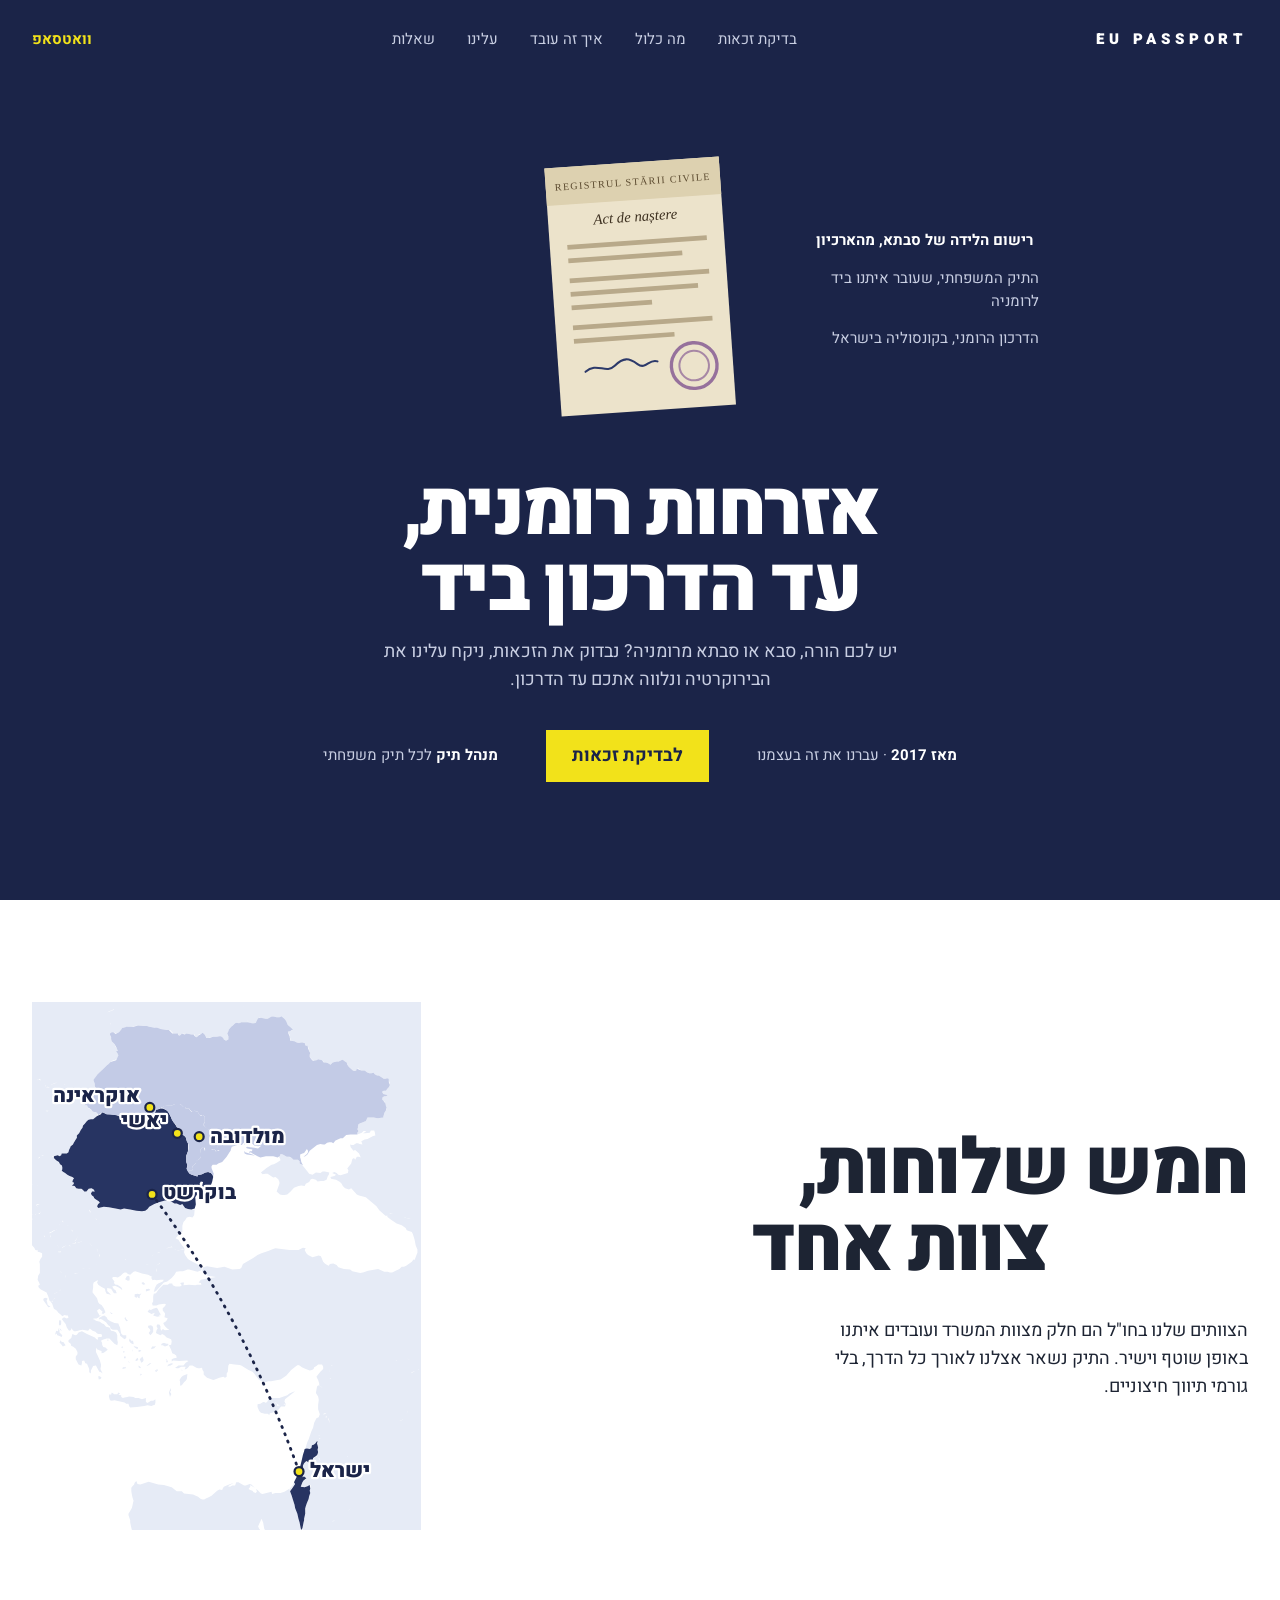
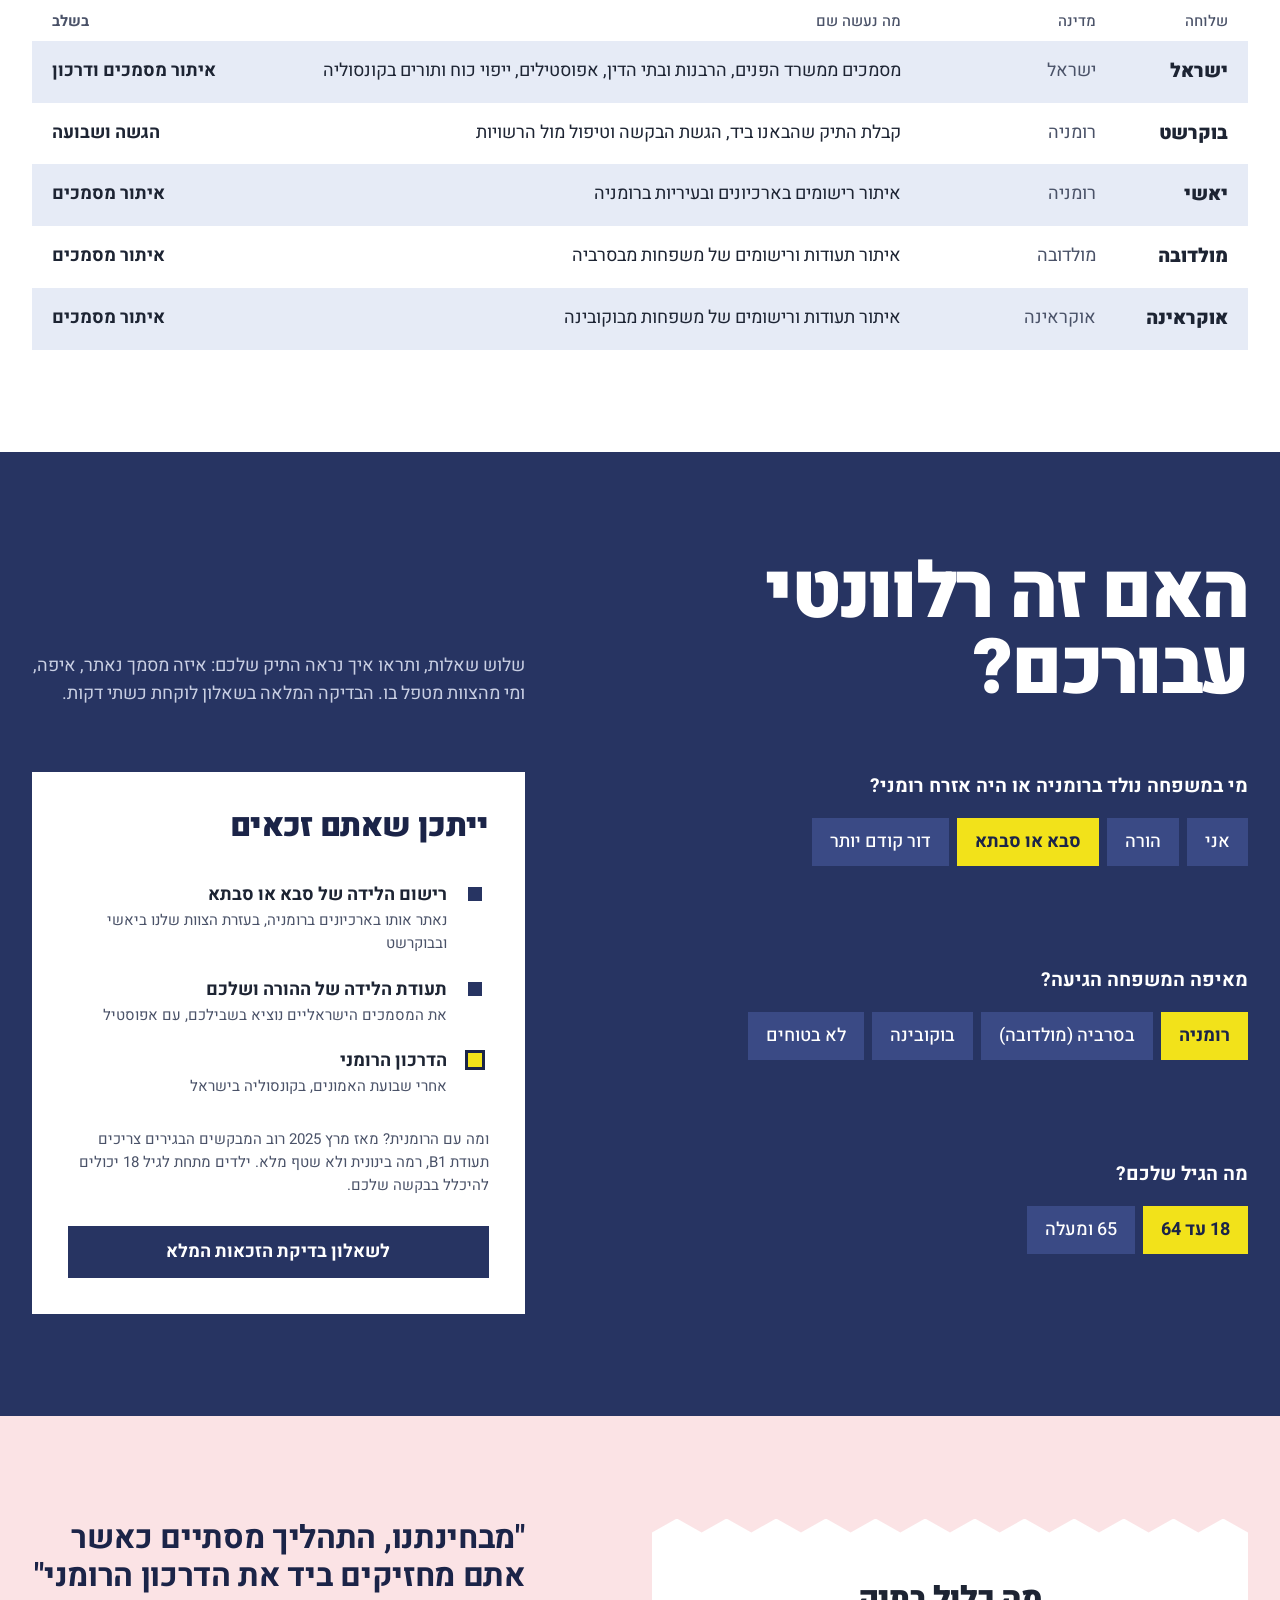
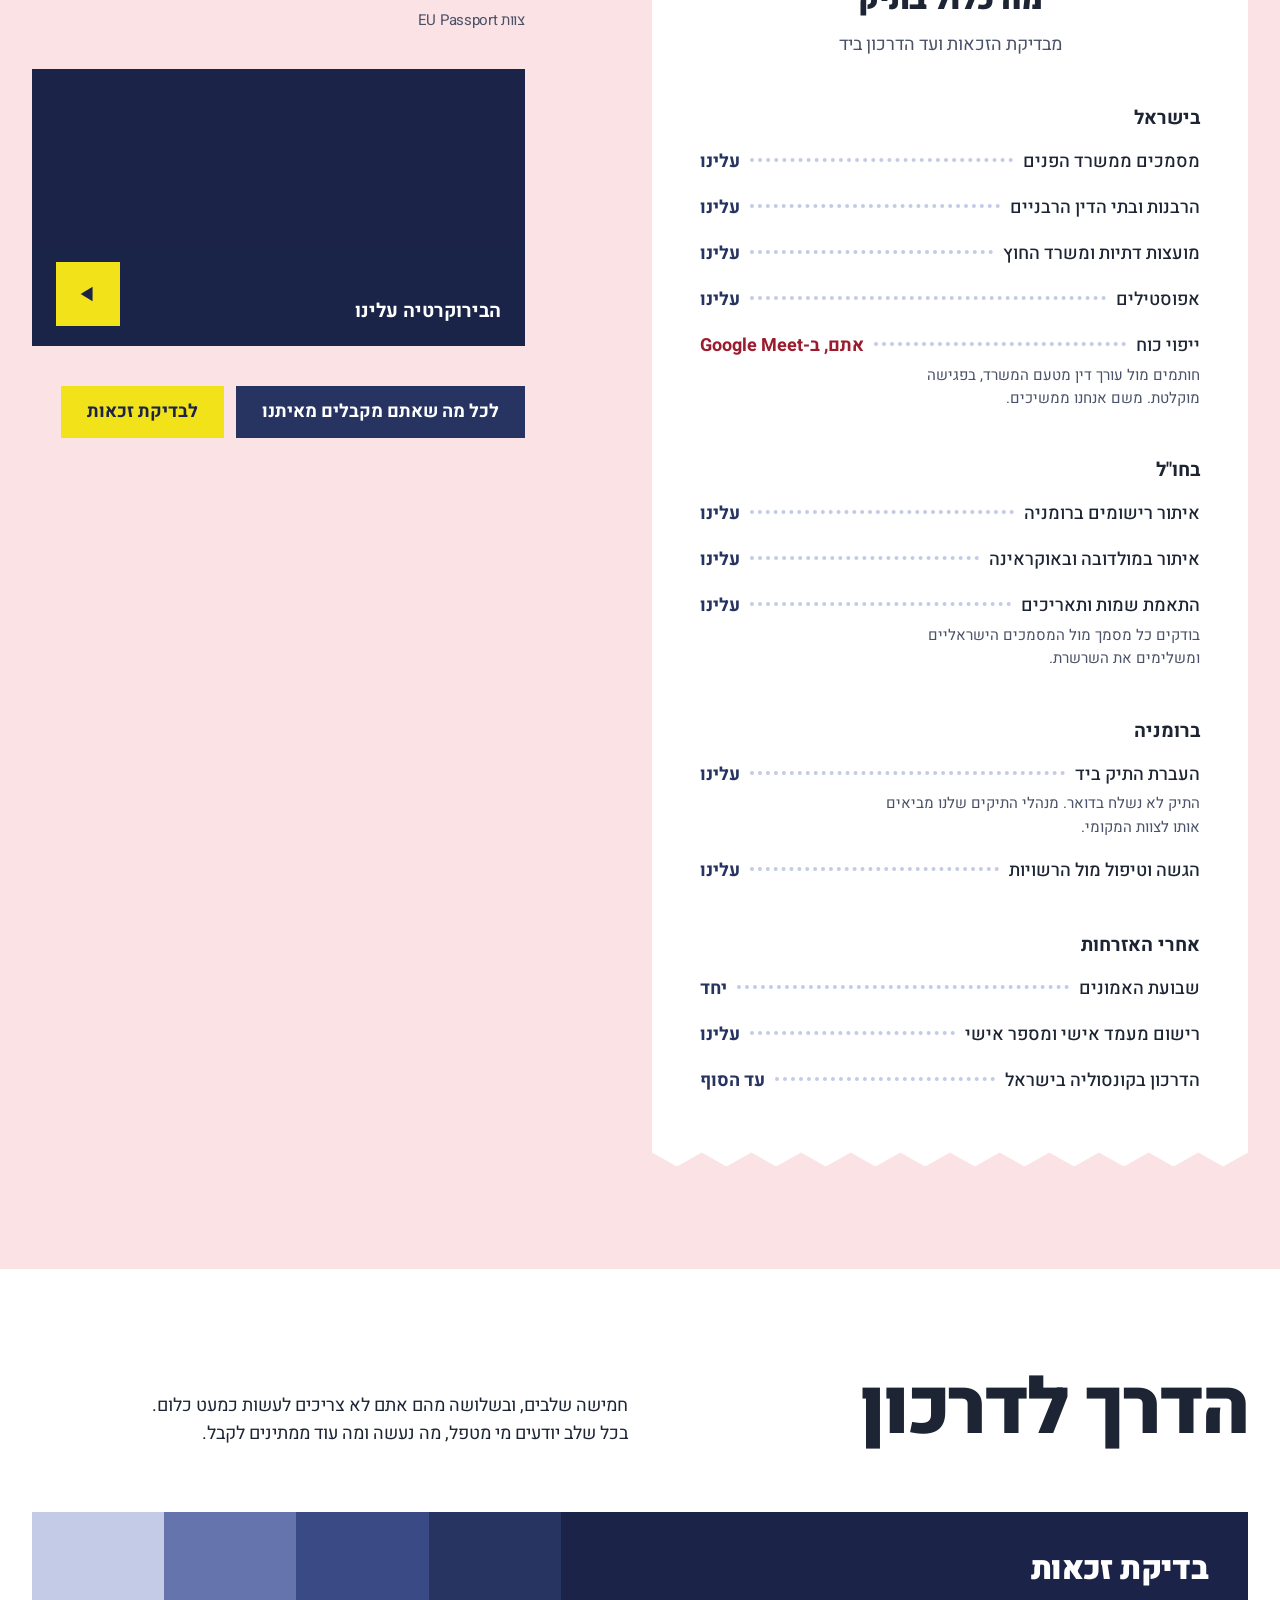
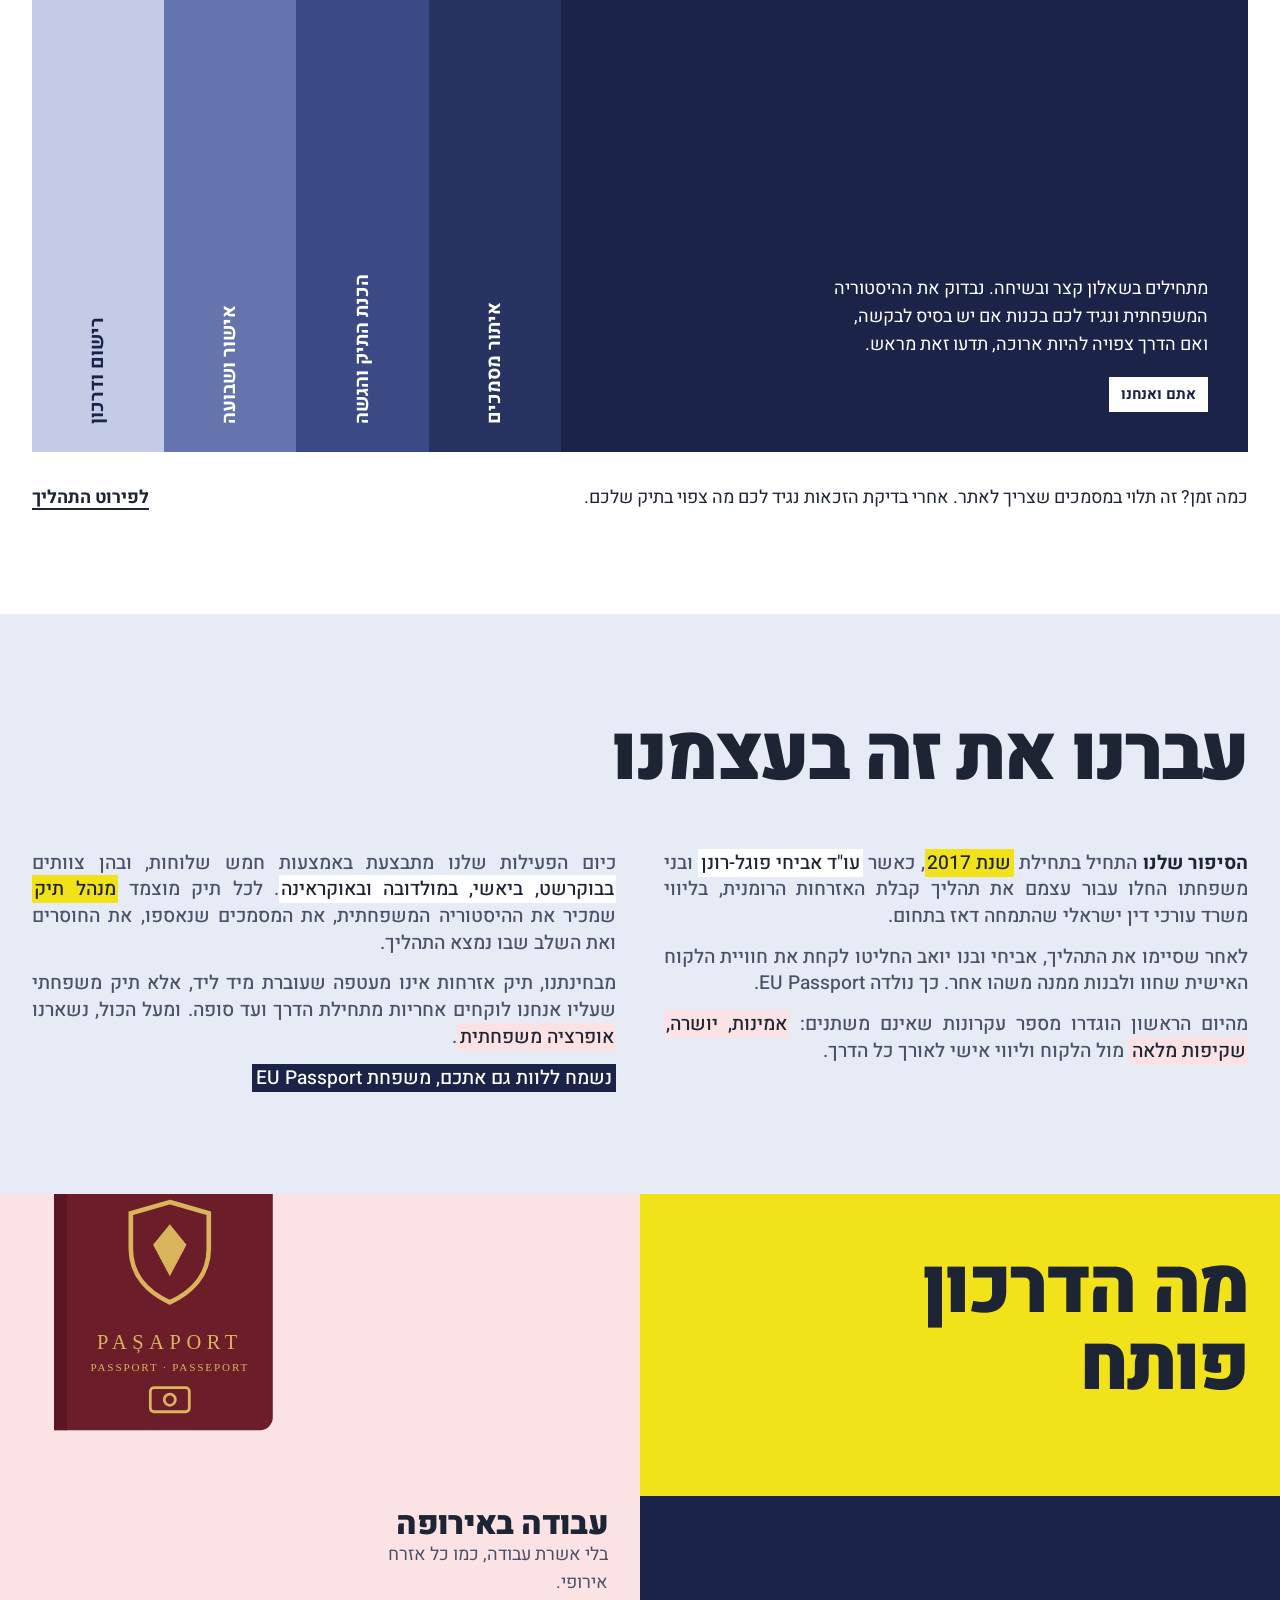
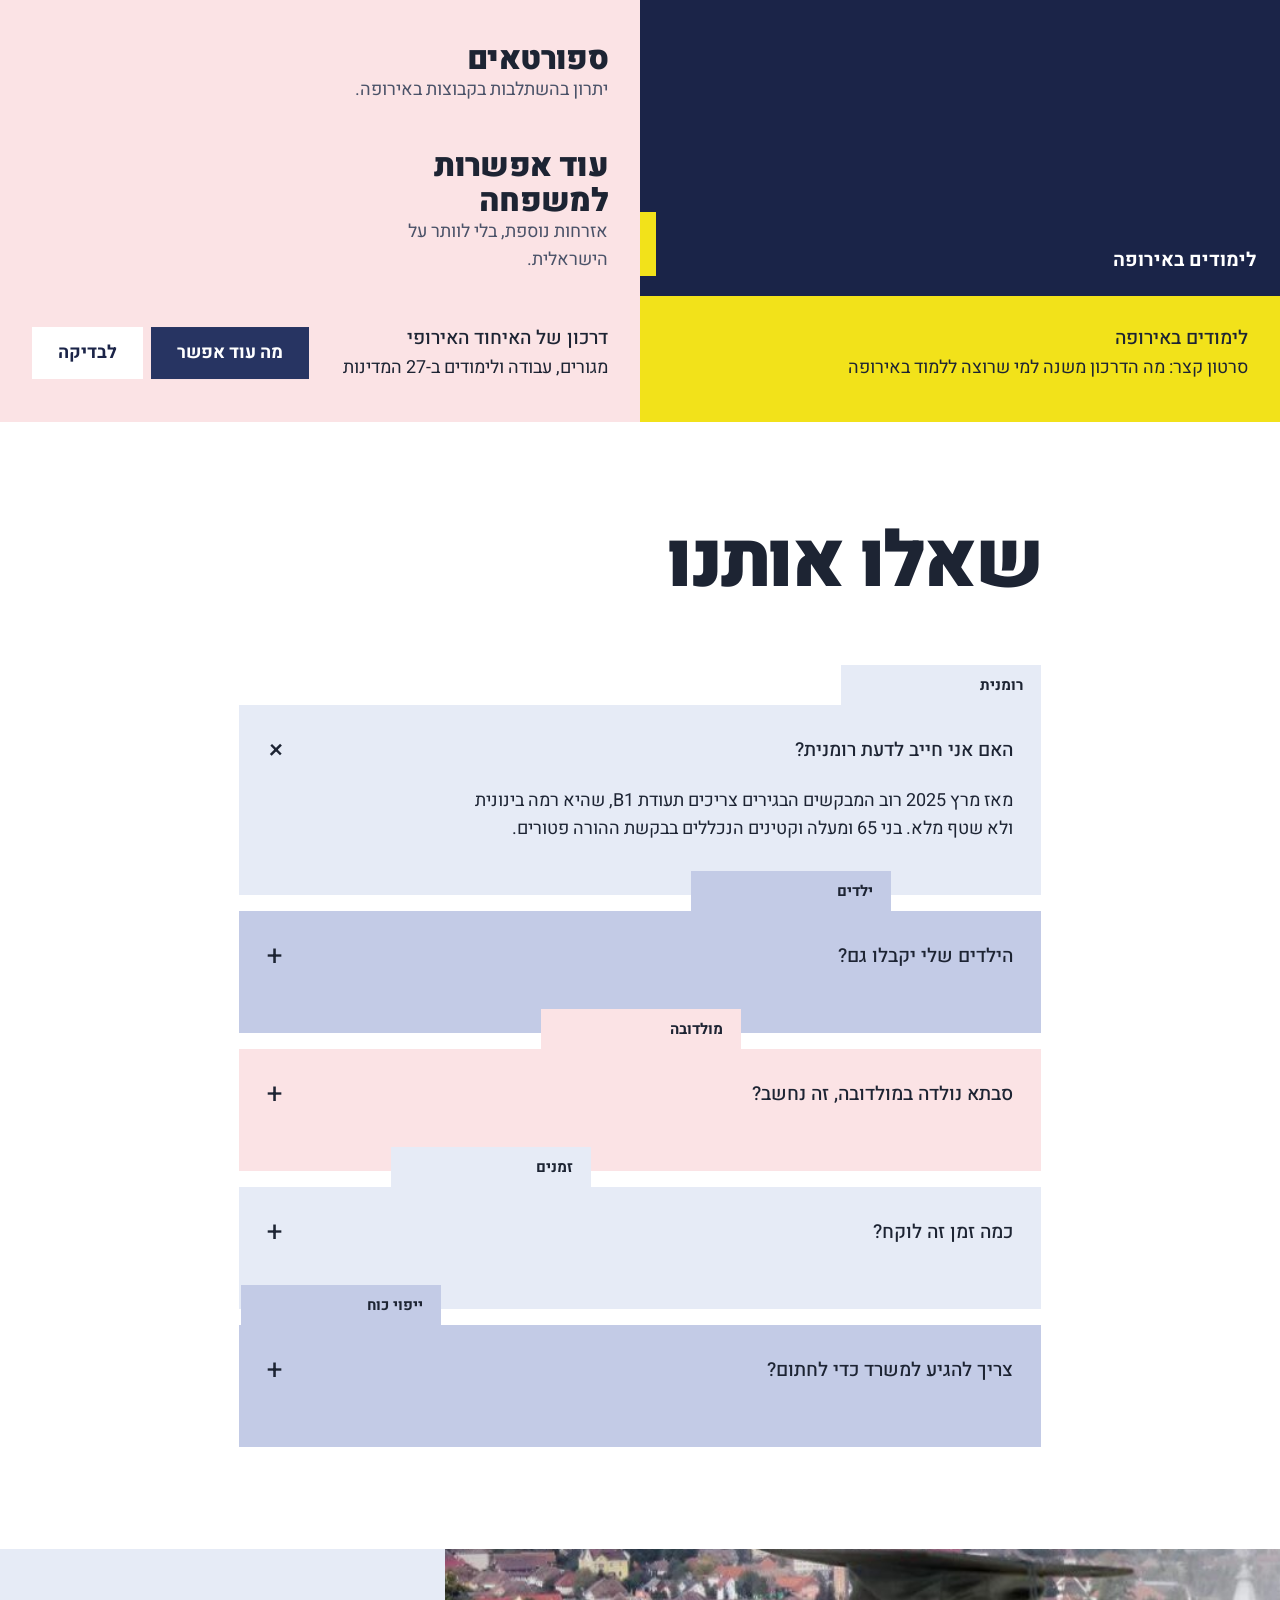
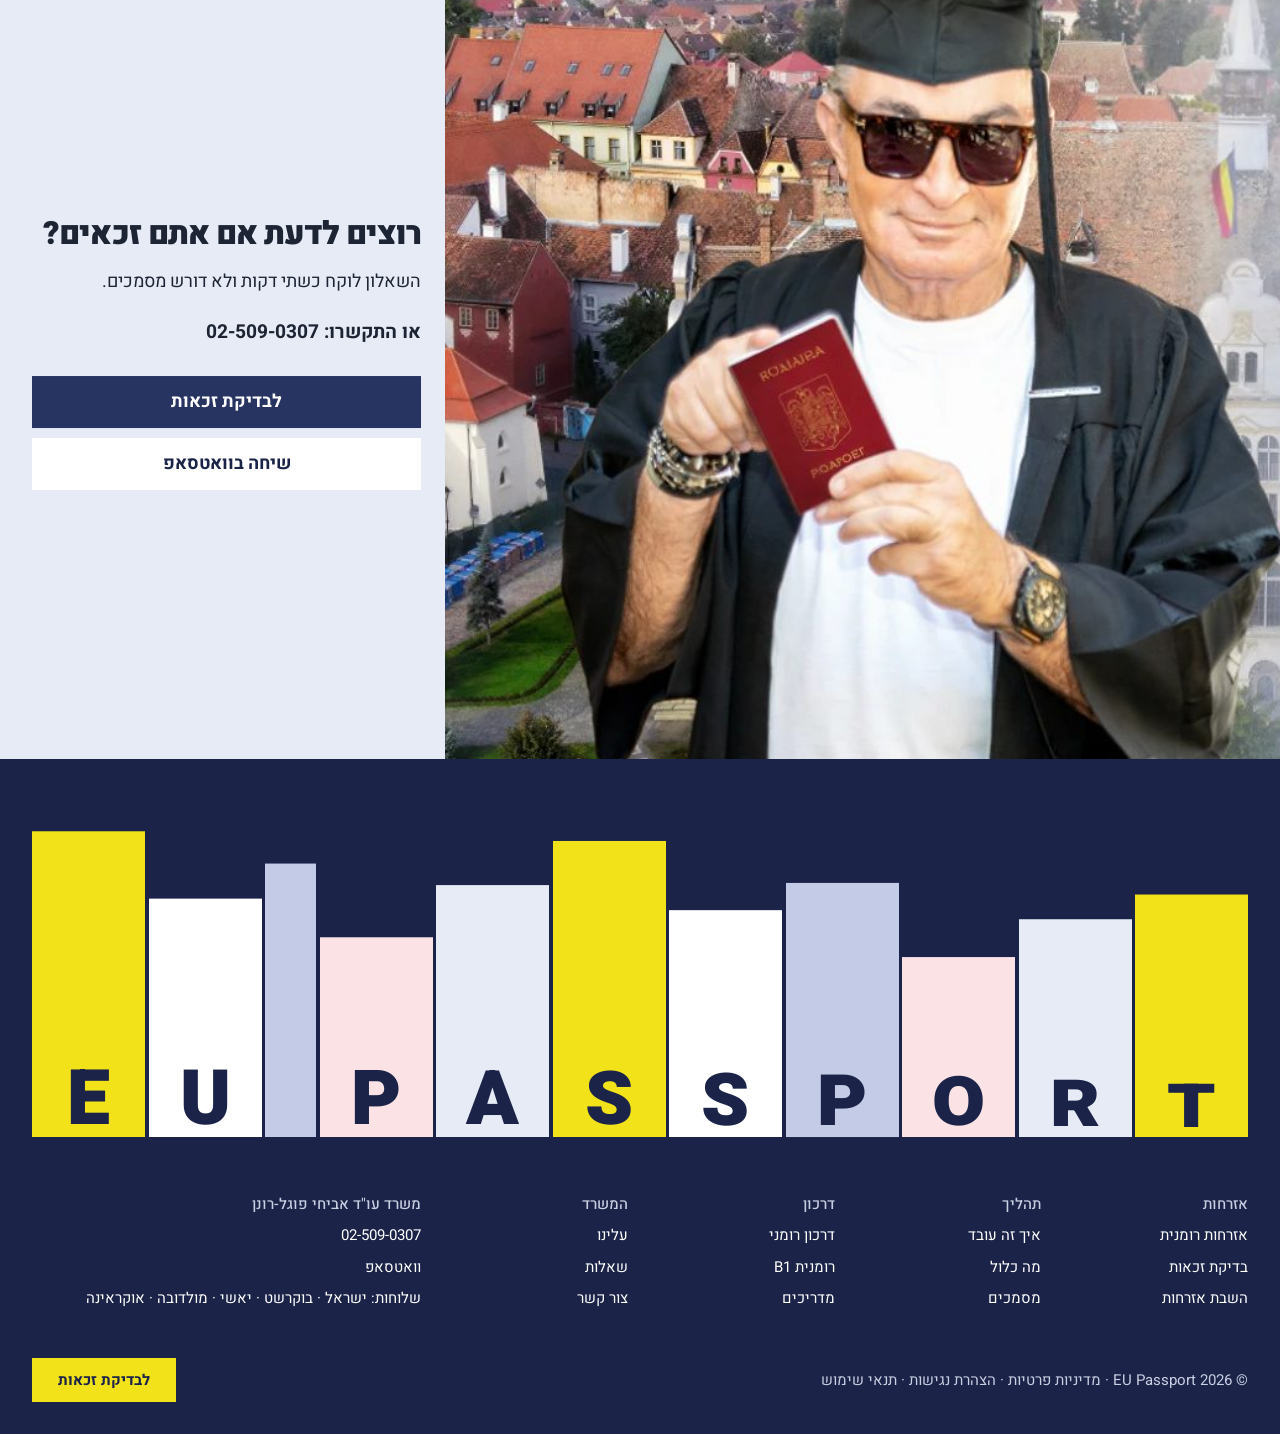
<file: demo/index.html>
<!doctype html>
<html lang="he" dir="rtl">
<head>
  <meta charset="utf-8">
  <meta name="viewport" content="width=device-width, initial-scale=1">
  <title>אזרחות רומנית ודרכון רומני, עד הדרכון ביד | EU Passport</title>
  <meta name="description" content="יש לכם הורה, סבא או סבתא מרומניה? נבדוק את הזכאות, ניקח עלינו את הבירוקרטיה ונלווה אתכם עד הדרכון. משרד עו&quot;ד אביחי פוגל-רונן, מאז 2017.">
  <meta name="theme-color" content="#1b2448">
  <link rel="preload" href="assets/fonts/heebo-hebrew-900-normal.woff2" as="font" type="font/woff2" crossorigin>
  <link rel="preload" href="assets/fonts/heebo-hebrew-400-normal.woff2" as="font" type="font/woff2" crossorigin>
  <link rel="stylesheet" href="css/lenis.css">
  <link rel="stylesheet" href="css/demo.css">
</head>
<body>
  <a class="skip-link" href="#main">דילוג לתוכן</a>

  <header class="hero" id="top">
    <div class="bar frame">
      <a class="bar-mark" href="#top" aria-label="EU Passport, לראש הדף">EU PASSPORT</a>
      <nav class="bar-links" aria-label="ראשי">
        <a href="#bdika">בדיקת זכאות</a>
        <a href="#kalul">מה כלול</a>
        <a href="#shlavim">איך זה עובד</a>
        <a href="#odot">עלינו</a>
        <a href="#shealot">שאלות</a>
      </nav>
      <a class="bar-action" href="#whatsapp">וואטסאפ</a>
    </div>

    <div class="counter frame">
      <div class="object" data-crossfade>
        <figure class="is-on">
          <svg viewBox="0 0 400 440" role="img" aria-label="איור: רישום לידה ישן מארכיון ברומניה">
            <g transform="rotate(-4 200 220)">
              <rect x="70" y="30" width="260" height="370" fill="#ece3cb"/>
              <rect x="70" y="30" width="260" height="56" fill="#ddd1b0"/>
              <text x="200" y="64" text-anchor="middle" font-family="Georgia, serif" font-size="15" fill="#5b4a2f" letter-spacing="2">REGISTRUL STĂRII CIVILE</text>
              <text x="200" y="118" text-anchor="middle" font-family="Georgia, serif" font-size="22" fill="#3d3020" font-style="italic">Act de naștere</text>
              <g fill="#b8a98a">
                <rect x="96" y="146" width="208" height="7"/><rect x="96" y="166" width="170" height="7"/>
                <rect x="96" y="196" width="208" height="7"/><rect x="96" y="216" width="190" height="7"/><rect x="96" y="236" width="120" height="7"/>
                <rect x="96" y="266" width="208" height="7"/><rect x="96" y="286" width="150" height="7"/>
              </g>
              <path d="M110 336c18-14 30 6 44-6s22-10 34 0 18-8 30-2" fill="none" stroke="#2d3a6a" stroke-width="3" stroke-linecap="round"/>
              <circle cx="272" cy="338" r="34" fill="none" stroke="#7a4b8c" stroke-width="5" opacity=".75"/>
              <circle cx="272" cy="338" r="22" fill="none" stroke="#7a4b8c" stroke-width="3" opacity=".6"/>
            </g>
          </svg>
        </figure>
        <figure>
          <svg viewBox="0 0 400 440" role="img" aria-label="איור: התיק המשפחתי של EU Passport">
            <rect x="96" y="58" width="236" height="320" fill="#ece3cb" transform="rotate(5 214 218)"/>
            <rect x="80" y="70" width="236" height="320" fill="#ffffff" transform="rotate(-3 198 230)"/>
            <path d="M52 112h104l18 -26h150v330H52z" fill="#3a4a85"/>
            <rect x="52" y="130" width="272" height="286" fill="#273462"/>
            <rect x="92" y="206" width="192" height="96" fill="#ffffff"/>
            <text x="188" y="244" text-anchor="middle" font-family="Heebo, sans-serif" font-weight="900" font-size="20" fill="#1b2448" letter-spacing="3" direction="ltr">EU PASSPORT</text>
            <text x="188" y="278" text-anchor="middle" font-family="Heebo, sans-serif" font-weight="700" font-size="20" fill="#1b2448">תיק משפחתי</text>
            <rect x="52" y="388" width="272" height="10" fill="#f2e21a"/>
          </svg>
        </figure>
        <figure>
          <svg viewBox="0 0 400 440" role="img" aria-label="איור: דרכון רומני">
            <rect x="86" y="26" width="236" height="372" rx="14" fill="#6b1d2a"/>
            <rect x="86" y="26" width="14" height="372" fill="#5a1723"/>
            <g fill="#d9b45a" font-family="Georgia, serif" text-anchor="middle">
              <text x="211" y="82" font-size="13" letter-spacing="2">UNIUNEA EUROPEANĂ</text>
              <text x="211" y="120" font-size="24" letter-spacing="4">ROMÂNIA</text>
              <path d="M211 152l42 12v38c0 30-20 48-42 58-22-10-42-28-42-58v-38z" fill="none" stroke="#d9b45a" stroke-width="5"/>
              <path d="M211 176l18 22-18 34-18-34z"/>
              <text x="211" y="310" font-size="22" letter-spacing="6">PAȘAPORT</text>
              <text x="211" y="334" font-size="12" letter-spacing="2">PASSPORT · PASSEPORT</text>
            </g>
            <rect x="190" y="352" width="42" height="26" rx="4" fill="none" stroke="#d9b45a" stroke-width="3"/>
            <circle cx="211" cy="365" r="6" fill="none" stroke="#d9b45a" stroke-width="3"/>
          </svg>
        </figure>
        <ol class="object-steps" aria-hidden="true">
          <li class="is-on">רישום הלידה של סבתא, מהארכיון</li>
          <li>התיק המשפחתי, שעובר איתנו ביד לרומניה</li>
          <li>הדרכון הרומני, בקונסוליה בישראל</li>
        </ol>
      </div>

      <h1>אזרחות רומנית,<br> עד הדרכון ביד</h1>
      <p class="hero-lede">יש לכם הורה, סבא או סבתא מרומניה? נבדוק את הזכאות, ניקח עלינו את הבירוקרטיה ונלווה אתכם עד הדרכון.</p>
      <div class="hero-row">
        <span><strong>מאז 2017</strong> · עברנו את זה בעצמנו</span>
        <a class="btn btn-yellow" href="#bdika">לבדיקת זכאות</a>
        <span><strong>מנהל תיק</strong> לכל תיק משפחתי</span>
      </div>
    </div>
  </header>

  <main id="main">
    <section class="branches frame" id="shluchot" aria-labelledby="branches-title">
      <div class="grid">
        <div class="branches-head reveal">
          <h2 id="branches-title"><span>חמש שלוחות,</span><span>צוות אחד</span></h2>
          <p>הצוותים שלנו בחו"ל הם חלק מצוות המשרד ועובדים איתנו באופן שוטף וישיר. התיק נשאר אצלנו לאורך כל הדרך, בלי גורמי תיווך חיצוניים.</p>
        </div>
        <div class="branches-map reveal"><svg class="map" viewBox="0 0 694 940" role="img" aria-labelledby="map-title"><title id="map-title">מפת חמש השלוחות: ישראל, בוקרשט, יאשי, מולדובה ואוקראינה</title><path class="land" d="M210 514L203 516L203 512L208 511L211 513ZM680 459L685 461L688 462L692 460L697 460L701 460L705 462L709 462L712 458L714 461L714 466L714 469L714 472L714 475L714 478L714 481L714 488L714 491L714 494L714 497L714 501L714 504L714 510L714 513L714 517L714 520L714 524L714 530L714 533L714 529L714 533L714 543L714 546L714 550L714 553L714 556L714 559L714 563L714 566L714 572L714 578L714 583L714 586L714 590L714 594L714 598L714 601L714 604L714 607L714 610L714 614L714 618L714 622L714 626L714 629L714 634L714 638L714 641L714 638L714 632L714 629L714 626L714 630L708 635L705 636L704 631L700 628L696 632L691 634L686 635L680 636L674 637L667 636L663 636L659 636L655 636L648 640L635 647L624 650L619 652L615 653L607 653L601 652L597 652L594 651L591 648L587 646L583 644L579 644L571 648L568 649L565 650L559 653L556 654L553 654L549 654L546 654L543 652L537 648L533 648L531 652L530 660L533 670L530 671L526 672L524 680L521 681L518 687L512 684L512 680L510 674L507 668L510 664L514 659L519 654L519 650L517 646L510 646L507 649L503 651L502 654L499 656L495 657L488 654L481 651L477 648L474 647L471 649L462 656L453 666L443 673L438 674L426 676L421 676L416 678L409 676L404 673L401 669L396 662L393 659L386 656L373 648L370 647L361 646L352 645L350 648L349 659L347 662L347 668L344 670L341 668L334 670L326 673L323 674L312 670L309 667L306 664L306 659L304 656L303 652L299 653L296 653L293 652L286 648L281 648L278 652L275 654L272 655L274 650L266 650L261 653L258 653L255 652L258 650L261 648L270 648L274 643L279 640L276 639L262 640L252 639L249 641L249 637L253 635L258 634L257 630L254 628L250 626L248 620L246 616L244 612L248 611L249 605L248 601L240 598L236 594L232 592L229 594L224 592L221 590L222 585L224 582L222 578L223 575L227 575L229 578L229 583L231 586L233 583L237 585L245 584L241 582L237 578L235 575L234 572L239 569L242 564L239 563L236 562L237 558L237 555L233 550L233 546L236 543L239 539L236 538L226 539L222 541L215 541L214 537L216 534L216 525L217 520L221 519L226 512L234 504L242 504L245 502L250 502L251 505L256 507L264 507L267 505L264 501L268 500L271 500L270 505L280 504L291 505L294 504L302 504L301 501L297 500L301 495L317 492L328 490L313 488L310 486L306 482L303 480L304 476L305 473L312 471L330 474L343 472L357 477L370 476L373 474L376 467L395 456L402 451L409 448L421 444L431 440L434 439L459 442L475 442L483 438L488 439L486 442L489 448L492 451L500 455L511 452L515 453L519 463L522 466L526 469L529 470L531 467L537 466L543 469L546 473L556 476L567 477L571 480L585 483L590 482L599 479L617 476L628 481L631 481L634 481L638 482L642 482L655 476L659 472L663 472L667 470L677 463L680 459ZM272 441L271 446L273 451L278 458L282 461L300 470L304 471L303 474L302 478L295 481L280 477L277 477L274 478L269 480L264 480L257 481L254 486L249 492L241 498L235 500L226 510L221 515L217 517L218 514L219 510L222 504L225 502L233 498L235 495L229 495L222 496L218 495L215 496L213 493L213 490L217 487L221 482L222 478L221 474L221 470L228 466L230 460L229 456L226 455L224 452L221 451L222 448L227 447L228 444L230 441L235 441L238 440L241 439L247 437L250 437L256 442L259 443L264 442L267 441L272 441ZM510 683L517 687L519 682L524 680L525 673L528 671L533 671L530 662L531 652L532 649L537 648L542 650L546 654L549 654L553 654L556 654L559 653L565 650L568 649L571 648L579 644L583 644L587 646L591 648L594 651L597 652L601 652L607 653L615 653L619 652L624 650L635 647L648 640L655 636L659 636L663 636L667 636L672 637L680 636L686 635L691 634L696 632L699 628L702 629L705 636L702 642L697 647L693 650L688 656L684 657L677 660L673 665L672 669L672 672L671 677L673 682L675 688L675 691L675 694L674 698L672 703L671 708L670 719L670 728L667 736L664 743L655 747L647 752L638 758L629 764L621 769L612 775L605 780L597 785L589 790L581 796L575 800L566 807L561 811L553 816L546 821L538 827L528 826L524 824L520 820L515 819L512 813L507 811L509 806L510 802L509 798L510 794L509 790L508 787L509 783L511 780L514 778L512 775L512 771L516 767L519 766L522 766L522 763L524 760L527 758L529 755L531 751L529 743L525 740L525 737L525 734L522 733L518 735L513 735L510 726L510 722L510 718L511 711L511 708L510 703L506 697L508 686L510 683ZM107 157L105 161L102 165L101 170L95 177L94 184L84 186L81 185L78 182L75 179L72 178L66 180L62 180L56 178L50 178L45 179L40 188L34 191L29 194L24 194L21 192L17 192L14 196L8 197L-3 198L-6 200L-8 204L-8 208L-16 209L-20 210L-20 204L-20 200L-20 197L-20 192L-20 184L-20 180L-20 176L-20 173L-20 169L-20 166L-20 163L-20 160L-20 157L-20 153L-20 150L-19 146L-16 143L-12 140L-8 140L-5 140L-2 140L-1 144L5 144L8 140L12 138L16 140L19 143L22 144L24 147L23 150L26 152L32 153L34 149L37 146L41 145L45 144L49 144L52 145L56 147L59 147L63 143L67 143L71 143L80 144L87 146L90 148L91 152L97 154L105 157ZM112 350L109 354L109 357L105 359L102 366L102 369L102 372L105 376L106 379L107 382L112 384L115 388L120 392L119 396L117 399L112 405L107 405L104 408L104 412L104 415L105 418L107 421L104 426L101 428L98 426L95 427L92 428L88 427L85 428L79 430L76 427L79 424L82 416L83 413L80 413L72 410L72 407L68 404L64 398L59 395L56 393L55 390L51 391L50 395L49 399L45 402L45 405L41 407L40 404L35 401L28 397L24 396L20 394L17 392L12 386L9 384L6 380L8 377L11 376L14 378L15 374L11 366L8 362L14 361L17 360L17 357L13 354L10 351L7 349L4 347L4 344L4 341L7 336L9 332L10 329L11 326L7 324L4 324L1 325L3 321L2 314L6 313L9 313L12 313L11 310L8 309L3 306L0 304L0 301L-2 298L-2 294L-3 289L-5 286L-3 283L1 282L3 279L6 281L10 279L13 278L16 274L22 274L26 274L35 274L39 278L41 281L46 284L50 289L53 290L54 294L54 298L53 301L56 303L59 305L63 308L67 310L72 312L75 313L75 316L73 319L73 322L76 323L72 325L76 328L79 332L83 333L88 333L91 335L93 338L97 338L101 333L106 332L110 334L113 337L109 338L106 340L107 345L110 347L111 350ZM540 960L537 960L529 960L536 960L541 960ZM694 960L699 960L696 960L693 960L688 960L691 960L694 960ZM714 960L711 960L706 960L703 960L696 960L687 960L684 960L680 960L677 960L671 960L668 960L661 960L658 960L653 960L648 960L636 960L630 960L626 960L622 960L619 960L612 960L606 960L603 960L606 960L602 960L599 960L595 960L590 960L587 960L582 960L577 960L573 960L568 960L565 960L560 960L556 960L549 960L552 960L548 960L541 960L536 960L529 960L521 960L516 960L509 960L506 960L501 960L496 960L488 960L485 960L478 960L475 960L472 960L476 960L482 946L488 947L493 948L501 950L509 952L514 952L522 946L528 940L531 933L534 927L541 924L549 922L558 920L560 914L562 908L569 902L573 900L568 893L563 887L558 880L553 874L546 866L542 860L550 858L558 855L567 852L577 849L585 846L597 842L603 840L608 835L615 836L625 838L635 840L645 842L648 844L658 851L665 855L672 860L682 867L688 871L697 877L703 883L711 891L714 900L714 907L714 917L714 926L714 935L714 943L714 952L714 955L714 958ZM714 428L714 425L714 421L714 418L714 415L714 412L714 409L714 406L714 402L714 398L714 394L714 390L714 386L714 383L714 380L714 377L714 374L714 360L714 357L714 341L714 336L714 330L714 326L714 323L714 320L714 317L714 314L714 310L714 307L714 310L714 314L714 317L714 311L714 307L714 300L714 297L714 294L714 290L714 285L714 282L714 277L714 274L714 271L714 268L714 265L714 260L714 256L714 252L714 246L714 242L714 237L714 232L714 228L714 225L714 222L714 219L714 215L714 212L714 208L714 205L714 201L714 197L714 194L714 190L714 187L714 192L714 195L714 198L714 201L714 204L714 209L714 212L714 206L714 203L714 199L714 195L714 190L714 186L714 183L714 177L714 173L714 169L714 166L714 161L714 152L714 149L714 144L714 140L714 137L714 133L714 130L714 125L714 121L714 117L714 112L714 108L714 104L714 100L714 95L714 92L714 87L714 80L714 76L714 73L714 70L714 67L714 64L714 60L714 57L714 52L714 49L714 43L714 39L714 35L714 32L714 28L714 24L714 21L714 18L714 14L714 11L714 8L714 5L714 2L714 -2L714 -7L714 -11L714 -14L714 -20L714 -15L714 -11L714 -7L714 1L714 6L714 11L714 15L714 20L714 24L714 28L714 32L714 36L714 41L714 46L714 51L714 56L714 63L714 69L714 73L714 76L714 79L714 82L714 86L714 89L714 92L714 95L714 98L714 101L714 104L714 109L714 114L714 117L714 120L714 126L714 132L714 140L714 136L714 132L714 127L714 123L714 120L714 124L714 118L714 114L714 111L714 116L714 120L714 125L714 128L714 132L714 135L714 139L714 143L714 146L714 153L714 150L714 147L714 144L714 139L714 136L714 132L714 126L714 123L714 120L714 116L714 112L714 108L714 105L714 102L714 105L714 108L714 112L714 108L714 105L714 102L714 99L714 95L714 91L714 88L714 84L714 81L714 78L714 71L714 68L714 65L714 61L714 58L714 54L714 51L714 47L714 44L714 40L714 36L714 42L714 48L714 51L714 55L714 60L714 65L714 69L714 73L714 78L714 82L714 86L714 89L714 92L714 96L714 99L714 103L714 108L714 111L714 116L714 120L714 123L714 126L714 129L714 125L714 122L714 118L714 115L714 111L714 108L714 104L714 100L714 97L714 94L714 90L714 93L714 90L714 86L714 89L714 92L714 95L714 98L714 101L714 106L714 110L714 113L714 116L714 121L714 124L714 127L714 130L714 134L714 139L714 142L714 145L714 148L714 151L714 154L714 157L714 154L714 151L714 148L714 140L714 136L714 132L714 129L714 132L714 136L714 140L714 136L714 130L714 127L714 124L714 120L714 116L714 112L714 108L714 102L714 99L714 96L714 93L714 89L714 84L714 80L714 84L714 87L714 91L714 87L714 84L714 81L714 77L714 74L714 70L714 73L714 76L714 80L714 83L714 86L714 90L714 82L714 74L714 65L714 60L714 45L714 38L714 26L714 14L714 3L714 -4L714 -11L714 -15L714 -20L714 -16L714 -12L714 -9L714 -4L714 0L714 3L714 6L714 10L714 13L714 17L714 24L714 29L714 34L714 39L714 43L714 47L714 52L714 55L714 58L714 62L714 67L714 71L714 74L714 80L714 86L714 89L714 92L714 89L714 86L714 92L714 97L714 100L714 97L714 94L714 90L714 85L714 81L714 78L714 81L714 84L714 78L714 81L714 86L714 89L714 92L714 96L714 93L714 90L714 85L714 82L714 85L714 89L714 94L714 98L714 93L714 89L714 84L714 80L714 75L714 72L714 64L714 61L714 56L714 53L714 58L714 61L714 58L714 54L714 51L714 56L714 60L714 65L714 68L714 72L714 75L714 79L714 83L714 86L714 91L714 94L714 98L714 106L714 111L714 114L714 120L714 123L714 127L714 123L714 116L714 109L714 105L714 109L714 114L714 118L714 122L714 126L714 132L714 140L714 145L714 148L714 152L714 156L714 161L714 168L714 177L714 184L714 187L714 191L714 195L714 199L714 202L714 205L714 208L714 212L714 216L714 222L714 227L714 230L714 236L714 242L714 249L714 252L714 249L714 252L714 256L714 260L714 266L714 269L714 272L714 276L714 279L714 283L714 289L714 294L714 297L714 293L714 296L714 299L714 302L714 308L714 311L714 314L714 319L714 324L714 327L714 331L714 334L714 338L714 342L714 346L714 350L714 356L714 360L714 369L714 378L714 367L714 364L714 368L714 372L714 380L714 385L714 389L714 399L714 404L714 408L714 413L714 416L714 426L714 433L714 437L714 442L714 446L714 449L714 454L714 458L714 461L714 467L714 472L714 469L714 462L714 459L714 456L714 453L714 450L714 447L714 444L714 440L714 437L714 434L714 431L714 426L714 421L714 418L714 414L714 411L714 415L714 412L714 415L714 412L714 408L714 404L714 400L714 396L714 393L707 391L703 391L698 392L682 391L678 389L675 387L667 385L662 383L658 381L654 379L650 380L644 378L638 377L635 381L630 381L619 371L614 364L595 348L583 345L579 343L569 332L565 334L561 333L558 332L554 328L552 324L549 321L542 317L533 315L532 312L539 310L542 308L538 306L535 305L539 303L543 305L546 308L550 309L563 305L564 300L562 297L564 294L569 288L571 280L574 278L576 281L579 276L583 276L586 277L583 270L576 264L573 265L568 259L567 254L570 255L573 255L578 252L581 252L584 253L589 254L588 251L587 248L593 245L598 244L608 239L612 238L611 232L610 229L604 229L602 233L594 234L590 234L593 232L596 230L591 230L588 233L580 236L580 233L582 230L580 227L581 224L581 221L582 218L585 216L589 215L593 213L598 206L601 206L606 206L609 206L616 207L624 206L627 204L628 198L631 193L633 190L630 188L630 183L629 178L623 176L625 170L628 168L631 168L634 167L630 165L626 164L624 160L627 158L631 158L633 155L636 152L638 148L638 145L636 140L636 137L633 136L630 137L627 137L623 134L618 131L615 131L611 129L609 126L605 127L601 127L597 125L593 122L590 122L587 122L581 118L578 122L575 123L572 122L565 116L562 112L561 108L558 106L554 103L551 104L547 106L543 106L536 108L532 112L528 109L524 108L520 108L519 105L514 103L510 102L507 104L503 106L499 102L495 98L495 94L496 91L494 88L494 84L492 80L489 78L487 75L485 72L479 72L476 73L472 72L468 70L460 70L461 66L459 63L459 58L456 54L460 52L464 51L456 41L453 34L450 30L447 27L441 27L436 27L431 26L427 26L420 30L417 30L412 29L408 28L405 28L401 36L396 38L392 38L389 37L386 36L383 31L380 28L380 23L380 19L378 15L378 12L378 8L373 3L371 0L373 -6L379 -8L382 -8L385 -7L388 -4L394 -4L397 -4L400 -5L405 -8L407 -11L410 -12L414 -14L414 -17L407 -20L398 -20L392 -20L387 -20L381 -20L374 -20L371 -20L368 -20L364 -20L367 -20L362 -20L356 -20L362 -20L359 -20L356 -20L352 -20L347 -20L339 -20L333 -20L330 -20L327 -20L322 -20L316 -20L312 -20L305 -20L300 -20L296 -20L293 -20L289 -20L284 -20L281 -20L276 -20L272 -20L268 -20L261 -20L264 -20L267 -20L262 -20L258 -20L252 -20L256 -20L264 -20L261 -20L257 -20L254 -20L257 -20L260 -20L264 -20L267 -20L270 -20L273 -20L276 -20L272 -20L276 -20L282 -20L285 -20L290 -20L294 -20L298 -20L301 -20L304 -20L322 -20L336 -20L331 -20L328 -20L324 -20L319 -20L313 -20L304 -20L296 -20L291 -20L287 -20L290 -20L287 -20L277 -20L266 -20L276 -20L284 -20L289 -20L292 -20L302 -20L309 -20L317 -20L323 -20L330 -20L341 -20L347 -20L360 -20L368 -20L371 -20L374 -20L378 -20L373 -20L370 -20L362 -20L352 -20L345 -20L334 -20L338 -20L344 -20L347 -20L344 -20L335 -20L332 -20L336 -20L325 -20L321 -20L324 -20L327 -20L321 -20L324 -20L327 -20L324 -20L328 -20L333 -20L330 -20L326 -20L322 -20L318 -20L313 -20L305 -20L309 -20L314 -20L319 -20L325 -20L330 -20L327 -20L318 -20L312 -20L304 -20L293 -20L289 -20L286 -20L294 -20L285 -20L289 -20L293 -20L299 -20L306 -20L312 -20L327 -20L332 -20L335 -20L338 -20L344 -20L351 -20L356 -20L359 -20L364 -20L376 -20L379 -20L382 -20L386 -20L389 -20L392 -20L404 -20L409 -20L421 -20L415 -20L398 -20L395 -20L402 -20L412 -20L419 -20L423 -20L430 -20L434 -20L437 -20L433 -20L429 -20L433 -20L436 -20L442 -20L460 -20L463 -20L479 -20L483 -20L488 -20L492 -20L509 -20L532 -20L565 -20L584 -20L587 -20L594 -20L599 -20L621 -20L629 -20L626 -20L631 -20L635 -20L640 -20L645 -20L650 -20L654 -20L657 -20L663 -20L666 -20L672 -20L675 -20L670 -20L650 -20L637 -20L613 -20L594 -20L586 -20L571 -20L562 -20L552 -20L543 -20L536 -20L524 -20L498 -20L494 -20L478 -20L471 -20L467 -20L457 -20L450 -20L446 -20L440 -20L437 -20L427 -20L423 -20L418 -20L421 -20L405 -20L389 -20L392 -20L398 -20L403 -20L408 -20L413 -20L418 -20L421 -20L428 -20L435 -20L438 -20L442 -20L437 -20L434 -20L440 -20L456 -20L465 -20L474 -20L477 -20L472 -20L469 -20L465 -20L469 -20L473 -20L477 -20L482 -20L479 -20L484 -20L492 -20L496 -20L503 -20L507 -20L518 -20L522 -20L535 -20L542 -20L555 -20L563 -20L573 -20L576 -20L573 -20L569 -20L566 -20L556 -20L552 -20L549 -20L545 -20L536 -20L532 -20L529 -20L533 -20L537 -20L540 -20L545 -20L548 -20L559 -20L574 -20L577 -20L581 -20L586 -20L590 -20L605 -20L621 -20L627 -20L636 -20L640 -20L646 -20L642 -20L638 -20L631 -20L628 -20L644 -20L649 -20L655 -20L658 -20L666 -20L678 -20L688 -20L697 -20L701 -20L704 -20L708 -20L712 -20L-20 -20L714 -20L714 -15L714 -11L714 -5L714 -9L714 -5L714 -2L714 4L714 0L714 3L714 12L714 15L714 22L714 25L714 28L714 36L714 48L714 56L714 59L714 64L714 72L714 80L714 75L714 71L714 68L714 65L714 61L714 44L714 25L714 20L714 15L714 10L714 5L714 0L714 -20L714 -13L714 -7L714 -4L714 0L714 -4L714 4L714 14L714 18L714 23L714 29L714 33L714 38L714 43L714 46L714 51L714 55L714 64L714 71L714 78L714 88L714 98L714 115L714 118L714 124L714 127L714 130L714 136L714 147L714 151L714 154L714 158L714 162L714 169L714 179L714 183L714 187L714 193L714 196L714 201L714 204L714 215L714 225L714 238L714 241L714 244L714 250L714 258L714 262L714 270L714 283L714 287L714 294L714 304L714 313L714 317L714 321L714 327L714 333L714 338L714 342L714 345L714 361L714 364L714 367L714 372L714 379L714 383L714 388L714 398L714 402L714 407L714 410L714 405L714 390L714 395L714 389L714 392L714 400L714 407L714 412L714 415L714 419L714 427ZM-20 -20L714 -20L-20 -20ZM507 -20L504 -20L500 -20L505 -20ZM714 -20L709 -20L713 -20ZM714 300L714 295L714 298ZM59 -20L56 -20L48 -20L51 -20L57 -20L60 -20L66 -20L69 -20L72 -20L77 -20L81 -20L87 -20L93 -20L101 -20L108 -20L113 -20L116 -20L112 -20L96 -20L79 -20L65 -20L50 -20L37 -20L28 -20L19 -20L23 -20L26 -20L29 -20L34 -20L42 -20L46 -20L51 -20L56 -20L59 -20ZM440 276L443 271L447 272L454 276L457 276L463 278L466 281L469 281L474 281L477 284L477 288L482 291L491 302L494 306L497 307L500 308L506 304L514 305L518 302L522 302L526 303L530 304L529 308L527 311L526 314L525 317L520 319L515 319L509 320L506 317L500 315L497 316L494 321L488 324L486 328L480 327L475 328L467 331L461 338L455 343L450 344L446 344L442 343L436 338L437 335L441 324L441 321L439 316L434 312L430 313L420 306L416 306L411 307L408 304L418 296L427 290L431 289L437 286L443 282L442 279L440 276ZM139 59L141 62L141 66L142 70L147 75L149 80L154 85L151 88L152 91L154 95L154 99L151 102L142 105L136 111L133 113L129 117L122 124L119 127L112 136L110 141L112 146L112 150L112 153L116 157L112 158L108 157L105 157L97 154L91 152L90 148L87 146L82 145L71 143L67 143L63 143L60 146L56 147L52 145L49 144L46 145L43 144L39 145L35 147L32 153L28 151L24 152L24 149L23 145L20 144L16 140L14 137L9 139L5 144L-1 144L-2 140L-5 140L-6 136L-12 130L-13 127L-14 124L-20 123L-20 120L-20 116L-20 112L-20 108L-20 105L-20 110L-20 114L-20 110L-20 106L-20 103L-20 100L-20 97L-20 94L-20 90L-20 86L-20 82L-20 86L-20 80L-20 76L-20 70L-20 65L-20 62L-20 59L-20 55L-20 52L-20 49L-20 44L-20 39L-20 36L-20 32L-20 29L-20 26L-20 23L-20 19L-20 14L-20 9L-20 5L-20 1L-20 -4L-20 -8L-20 -11L-20 -20L-14 -20L-7 -20L-10 -20L-15 -20L-12 -20L-5 -20L-1 -20L12 -20L17 -20L28 -20L37 -20L50 -20L65 -20L79 -20L96 -20L113 -20L117 -20L120 -20L123 -20L126 -20L129 -20L132 -20L135 -20L139 -20L145 -11L147 -4L148 -1L148 4L149 7L148 12L135 18L130 23L127 26L127 30L131 32L135 33L139 36L140 41L139 45L140 48L137 52L137 55L139 59ZM6 379L7 382L12 386L17 392L20 394L24 396L28 397L35 401L38 402L41 406L37 408L34 410L31 411L33 415L32 418L28 420L24 421L22 416L18 417L16 420L14 424L10 430L8 433L11 437L11 440L10 443L6 442L4 438L-3 430L-11 425L-11 422L-14 423L-17 419L-14 415L-16 409L-16 406L-17 401L-11 399L-11 395L-10 392L-8 389L-5 386L-2 386L1 388L-1 382L-2 379L1 379L5 378ZM77 430L83 429L86 428L90 427L95 427L98 426L101 428L106 434L111 438L115 439L118 447L120 450L119 456L119 466L114 467L113 473L109 474L105 475L98 474L95 474L90 475L84 482L79 484L74 484L70 485L65 486L59 486L56 483L53 484L50 478L47 475L45 469L45 466L44 459L46 455L45 452L47 446L51 446L53 439L62 433L65 433L68 436L70 432L77 430ZM513 735L518 735L521 735L525 734L525 737L523 740L527 741L531 751L529 755L527 758L524 760L522 763L524 766L519 766L516 767L513 770L511 773L514 776L511 780L509 783L505 787L502 789L499 790L498 795L495 797L492 797L486 797L488 794L489 790L491 784L493 780L498 765L501 759L503 750L507 742L511 740L513 735ZM41 407L44 406L44 403L49 399L50 396L49 393L53 390L56 393L59 395L62 396L67 402L70 405L72 410L80 413L83 413L82 416L79 423L76 426L77 429L72 431L69 435L65 433L62 433L54 437L53 444L48 445L48 440L46 433L43 429L37 426L36 423L33 419L33 415L32 412L36 410L41 407ZM507 811L510 812L515 819L520 820L524 824L528 826L538 827L546 821L553 816L561 811L566 807L575 800L581 796L589 790L597 785L599 794L601 803L603 812L606 820L603 821L605 828L608 827L611 826L613 830L608 835L604 840L597 842L585 846L577 849L567 852L558 855L550 858L542 860L546 866L553 874L558 880L563 887L568 893L573 900L569 902L564 906L560 914L558 920L549 922L541 924L536 925L531 933L528 940L522 946L515 952L509 952L501 950L493 948L488 947L482 946L482 941L482 938L484 928L485 924L485 921L487 914L488 905L488 899L490 893L492 888L494 881L496 875L495 872L496 867L497 861L497 858L498 853L500 849L499 841L499 836L500 830L500 824L500 815L505 811ZM467 856L469 859L463 866L460 872L459 868L465 861L467 856ZM500 824L500 830L499 836L499 841L500 849L498 853L497 858L497 861L491 863L486 865L480 866L481 858L484 853L488 851L487 847L482 847L483 844L482 840L482 836L483 829L483 826L485 822L489 818L492 820L495 820L498 824ZM705 636L708 635L714 630L714 626L714 630L714 638L714 641L714 638L714 634L714 638L714 648L714 652L714 656L714 659L714 663L714 666L714 678L714 681L714 686L714 689L714 692L714 696L714 699L714 703L714 707L714 711L714 715L714 719L714 728L714 736L714 739L714 743L714 749L714 754L714 758L714 761L714 772L714 776L714 780L714 783L714 791L714 796L714 799L714 802L714 807L714 812L714 817L714 821L714 826L714 834L714 842L714 848L714 856L714 864L714 874L714 880L714 887L714 894L714 901L714 906L714 911L714 914L714 918L714 922L714 918L714 921L714 917L714 920L714 927L714 933L714 938L714 946L714 950L714 956L714 953L714 943L714 935L714 926L714 917L714 907L714 900L711 891L703 883L697 877L688 871L682 867L672 860L665 855L658 851L648 844L645 842L635 840L625 838L615 836L608 835L613 830L611 826L608 827L605 828L603 821L606 820L603 812L601 803L599 794L597 785L605 780L612 775L621 769L629 764L638 758L647 752L655 747L662 744L667 736L670 729L670 719L671 708L672 703L674 698L675 694L675 691L675 688L673 682L671 677L672 672L672 669L673 665L675 662L684 657L688 656L693 650L697 647L702 642L705 638ZM94 184L98 184L100 187L101 190L106 192L108 195L111 196L114 196L117 199L116 202L111 208L107 210L103 210L99 211L96 215L92 218L90 224L88 227L84 234L82 237L80 240L78 245L75 248L75 252L71 255L68 260L68 264L65 268L62 270L56 270L53 270L52 273L49 275L46 273L39 275L35 274L28 274L22 274L18 273L14 276L10 279L6 281L3 279L1 282L-2 283L-5 284L-8 284L-13 288L-17 289L-20 289L-20 285L-20 282L-20 277L-20 274L-20 270L-20 266L-20 263L-20 260L-20 256L-20 253L-20 249L-20 246L-20 241L-20 238L-20 235L-20 231L-20 225L-20 222L-20 218L-20 214L-20 211L-20 208L-20 205L-20 202L-20 208L-16 209L-8 208L-8 204L-6 200L-3 198L8 197L14 196L17 192L21 192L24 194L27 195L34 191L40 188L45 180L50 178L56 178L60 179L66 180L72 178L75 179L78 182L81 185L84 186L94 184ZM267 658L267 654L268 657ZM49 585L49 589L54 594L53 597L48 595L45 594L44 591L41 593L43 586L46 587L47 584L47 581L49 585ZM57 608L60 612L55 614L52 610L49 607L51 603L53 606L56 606ZM51 576L48 576L48 570L49 567L52 568L52 574ZM53 587L50 584L49 581L52 584L53 587ZM33 543L29 544L24 537L20 531L21 528L25 527L28 529L26 532L27 535L28 540L31 542ZM133 562L135 566L140 569L147 572L154 573L155 576L157 580L158 586L159 591L162 594L165 594L168 594L168 599L165 601L162 599L157 595L157 592L154 587L152 584L147 584L144 584L140 582L139 578L136 576L132 571L128 568L125 566L122 565L119 566L120 563L125 560L129 559L133 562ZM144 556L141 556L139 552L144 556ZM148 554L148 551L148 554ZM171 568L168 569L165 564L166 561L168 565L171 568ZM174 496L171 497L166 494L169 489L173 488L174 491L174 494ZM137 603L134 604L135 601ZM122 672L119 673L118 667L121 667L124 670ZM247 701L246 704L245 700L244 696L246 691L246 688L248 692L246 695L248 698L248 701ZM242 642L239 642L240 639L238 636L241 638L242 641ZM240 651L243 646L248 644L252 645L247 648L242 649ZM198 641L195 643L192 637L197 632L199 638L198 641ZM190 637L187 640L184 639L186 636L189 634L189 637ZM196 664L192 666L194 662ZM193 653L190 651L190 648L194 651ZM236 608L240 609L243 609L243 612L237 614L233 612L230 612L231 609L234 608ZM212 619L214 614L218 614L221 613L218 617L212 619ZM207 648L204 649L207 646L210 644L213 644L207 648ZM225 656L221 660L219 656L222 657L222 654L225 656ZM162 617L159 616L161 613L162 617ZM164 626L162 623L165 622L164 626ZM167 650L167 653L161 654L162 651L165 651ZM179 620L179 624L178 620ZM181 610L178 609L175 607L173 604L174 600L177 604L180 604L181 608ZM189 616L188 619L183 616L181 613L184 614L188 615ZM173 643L171 640L174 642ZM214 591L211 594L208 590L211 586L210 583L207 580L207 577L212 576L215 578L216 581L216 588L214 591ZM224 547L227 553L229 556L229 559L226 557L228 560L223 561L216 559L219 554L213 556L209 554L206 552L209 548L212 549L216 547L222 545ZM202 503L198 504L195 501L198 499L201 502ZM194 521L192 524L192 528L189 527L189 524L187 527L183 526L183 521L188 520L192 521L195 519ZM193 623L190 624L190 620L195 621ZM167 635L164 635L164 632L167 632L167 635ZM267 683L264 684L264 677L263 674L266 669L269 666L277 663L276 672L274 675L271 678L267 683ZM146 699L149 699L152 699L154 696L157 698L154 700L159 701L159 704L162 706L165 705L170 704L173 703L181 704L184 706L190 706L196 708L203 706L203 713L206 715L212 711L216 711L220 708L220 714L219 718L216 719L213 720L206 719L200 720L187 722L175 723L173 720L172 716L168 716L165 714L151 711L147 710L142 711L139 710L137 703L138 699L141 700L142 696L145 698ZM221 451L224 452L226 455L229 456L230 460L230 464L221 470L221 474L221 478L221 482L219 485L215 490L212 489L207 486L196 484L191 482L184 480L181 481L175 486L171 485L168 482L165 482L162 484L158 488L153 491L149 490L144 490L143 493L147 498L146 501L149 504L152 504L157 507L160 510L161 514L158 511L153 508L148 506L143 507L146 512L149 514L151 519L146 519L141 511L134 510L134 515L141 522L133 520L131 516L130 511L124 508L118 504L116 500L118 496L115 497L110 500L109 503L109 509L108 515L108 518L116 528L118 535L120 538L124 540L128 546L131 553L127 556L124 555L126 552L120 547L116 550L117 553L119 556L120 559L123 558L119 562L115 564L111 564L108 565L111 566L114 568L121 570L125 573L128 574L132 579L138 580L141 586L146 587L150 589L152 594L152 602L153 607L152 612L147 609L143 605L138 600L133 600L126 602L123 604L125 608L125 611L127 615L131 616L135 620L128 625L124 626L124 622L121 621L116 619L114 616L114 624L116 628L121 639L123 646L123 649L122 654L124 658L126 662L123 660L120 659L116 652L114 648L109 649L105 657L105 662L102 660L102 654L98 645L95 644L93 639L89 640L89 644L88 648L83 646L78 637L78 632L81 628L81 624L78 618L73 614L70 613L69 609L65 606L65 603L70 599L72 592L77 594L80 593L83 589L89 587L98 592L107 596L112 598L115 601L118 602L117 598L120 597L124 597L125 593L122 592L119 592L116 591L113 588L108 586L103 582L100 586L90 584L85 585L82 586L78 587L75 587L72 584L71 581L69 585L66 586L62 580L60 574L56 569L53 565L57 562L62 564L65 563L64 559L61 559L58 558L54 560L51 557L47 554L44 550L39 547L36 538L33 534L30 532L34 534L37 534L39 530L42 528L41 524L40 521L43 518L46 517L50 515L51 510L53 507L53 504L57 501L60 498L61 495L60 491L59 486L63 486L70 485L74 484L78 485L84 482L88 476L95 474L98 474L103 475L109 474L113 473L113 468L117 466L121 467L126 467L128 464L132 464L137 464L140 464L144 464L147 462L150 462L153 459L158 459L163 459L166 458L168 461L171 463L174 466L177 464L181 466L185 467L189 470L193 470L197 468L200 468L203 467L209 468L213 466L216 462L216 459L215 456L213 453L217 450L221 451ZM714 476L714 473L714 470L714 466L714 461L714 458L710 461L705 462L701 460L697 460L692 460L689 463L685 461L682 460L685 452L687 447L687 444L687 441L684 434L682 424L679 414L677 410L668 407L666 403L659 398L650 395L640 388L633 383L636 378L644 378L650 380L654 379L658 381L662 383L667 385L675 387L678 389L682 391L696 392L703 391L707 391L712 394L714 398L714 404L714 408L714 411L714 414L714 417L714 414L714 410L714 415L714 410L714 413L714 419L714 426L714 431L714 434L714 437L714 440L714 444L714 448L714 452L714 455L714 460L714 464L714 468L714 474L714 477L714 474L714 471L714 468L714 463L714 468L714 471L714 474ZM539 960L530 960L520 960L510 960L500 960L490 960L480 960L470 960L460 960L450 960L440 960L430 960L421 960L411 960L401 960L391 960L381 960L375 960L370 960L365 960L354 960L342 960L331 960L319 960L307 960L296 960L284 960L273 960L261 960L250 960L238 960L227 960L215 960L204 960L192 960L181 960L181 953L179 945L177 937L175 928L175 924L172 915L172 912L178 902L179 898L180 893L181 889L179 883L178 878L177 872L177 866L179 863L182 860L183 857L186 854L188 859L193 860L208 855L225 860L235 861L249 865L258 872L267 872L271 876L287 878L296 882L301 886L304 887L307 887L310 885L315 883L320 880L330 871L334 869L339 870L340 867L342 864L349 861L360 857L349 863L353 864L357 862L362 862L364 856L368 856L378 862L381 862L388 859L391 860L397 866L389 861L389 864L386 868L389 870L393 871L395 874L399 875L401 872L399 868L402 870L408 876L411 877L418 875L427 873L428 877L434 875L443 875L450 873L458 868L460 872L463 880L465 887L468 896L469 900L473 912L475 921L477 928L479 938L480 941L475 949L472 960L466 960L462 960L459 960L454 960L446 960L440 960L435 960L430 960L427 960L425 957L419 948L417 944L414 939L412 928L409 921L407 926L405 930L403 935L405 939L409 944L411 947L412 953L411 960L416 960L420 960L423 960L429 960L434 960L438 960L443 960L447 960L450 960L454 960L463 960L470 960L473 960L478 960L489 960L495 960L498 960L502 960L507 960L502 960L499 960L504 960L507 960L510 960L520 960L526 960L538 960ZM453 718L450 716L446 718L443 719L439 718L435 714L430 714L425 714L422 715L419 716L416 715L419 713L421 709L421 704L426 706L432 706L437 706L441 706L455 701L459 698L465 695L469 694L451 708L450 712L453 718ZM414 713L419 716L422 715L425 714L428 713L433 714L437 716L437 720L441 719L445 718L448 717L452 718L451 721L447 721L444 721L438 728L435 730L431 731L428 732L424 733L423 736L420 734L415 734L408 732L405 729L402 722L402 717L407 716L412 713ZM-20 299L-20 303L-20 300L-20 296L-20 300L-20 297L-20 294L-20 291L-20 288L-20 284L-20 281L-20 278L-20 274L-20 271L-20 268L-20 265L-20 261L-20 266L-20 270L-20 274L-20 277L-20 280L-20 284L-20 287L-19 290L-14 288L-10 284L-5 284L-3 289L-2 294L-2 298L2 299L0 304L3 306L8 309L11 310L12 313L9 313L6 313L2 314L3 321L2 324L-2 325L-5 325L-7 322L-8 319L-15 316L-18 316L-20 313L-20 309L-20 312L-20 318L-20 312L-20 320L-20 326L-20 329L-20 333L-20 338L-20 341L-20 346L-20 352L-20 355L-20 358L-20 364L-20 367L-20 374L-20 379L-20 382L-20 386L-20 392L-20 398L-20 401L-20 396L-20 392L-20 384L-20 378L-20 374L-20 370L-20 364L-20 353L-20 350L-20 347L-20 336L-20 332L-20 327L-20 321L-20 317L-20 311L-20 308L-20 314L-20 320L-20 323L-20 326L-20 320L-20 316L-20 311L-20 301ZM-20 400L-20 403L-20 400ZM-20 395L-20 392L-20 395ZM-20 389L-20 386L-20 389ZM-20 358L-20 354L-20 358ZM-20 321L-20 318L-20 314L-20 311L-20 316L-20 321ZM-20 330L-20 327L-20 330ZM-20 346L-20 343L-20 340L-20 334L-20 339L-20 342L-20 346ZM-20 363L-20 355L-20 363ZM-20 361L-20 364L-20 360ZM-20 334L-20 330L-20 324L-20 321L-20 314L-20 317L-20 321L-20 325L-20 331L-20 334ZM-20 409L-20 412L-20 408ZM-17 418L-16 421L-20 419L-20 415L-20 408L-20 401L-20 406L-20 410L-20 416L-17 418ZM272 441L268 440L264 442L261 442L258 443L252 439L249 436L242 438L238 440L235 441L232 442L229 442L227 446L222 448L221 451L217 450L214 452L215 456L216 459L216 462L213 466L209 468L205 467L200 468L197 468L193 470L189 470L185 467L181 466L177 464L174 466L171 463L168 461L167 458L163 459L160 459L153 459L151 462L147 462L144 464L140 464L137 464L134 464L128 464L126 467L121 467L118 466L119 456L121 451L118 447L116 440L111 438L108 436L101 428L104 426L106 422L105 418L104 415L104 412L104 408L106 405L112 405L115 400L118 397L120 394L117 390L114 386L107 382L106 379L105 376L104 373L102 370L102 366L103 361L109 357L109 354L111 351L114 352L119 355L122 357L118 360L116 364L118 367L128 365L137 366L149 368L158 370L164 368L175 370L186 372L196 373L202 372L206 369L209 365L218 360L226 357L237 354L244 353L254 359L258 359L262 360L268 360L270 363L273 367L278 369L283 370L290 370L289 380L286 384L281 383L276 384L273 389L270 392L268 399L268 410L264 412L256 421L261 424L266 432L271 438L272 441ZM6 379L3 379L-1 378L-1 382L1 386L-2 386L-5 386L-8 389L-10 392L-11 395L-11 399L-15 400L-16 406L-16 409L-14 413L-16 417L-20 416L-20 412L-20 408L-20 404L-20 401L-20 398L-20 392L-20 388L-20 382L-20 379L-20 374L-20 369L-20 364L-20 360L-20 355L-20 352L-20 346L-20 341L-20 338L-20 333L-20 329L-20 326L-20 320L-20 313L-20 317L-20 320L-20 314L-20 311L-20 314L-20 317L-20 314L-15 316L-10 317L-7 321L-6 324L-2 325L1 325L4 324L7 324L11 325L10 329L9 332L7 336L5 339L4 344L4 347L7 349L10 351L13 354L17 357L18 360L14 361L10 360L7 362L11 366L15 372L14 376L11 376L8 377ZM385 36L379 36L373 36L369 38L365 37L362 38L358 42L355 44L352 48L350 52L348 56L349 59L350 64L350 67L348 70L342 67L341 64L337 61L334 61L329 62L323 62L318 63L312 65L309 60L307 57L304 55L301 57L297 58L294 63L291 62L290 58L284 58L280 57L277 56L274 57L267 56L265 59L262 60L262 57L255 56L252 56L246 50L240 50L235 49L229 48L225 48L219 46L209 44L205 43L199 43L189 42L183 43L177 44L171 44L166 45L162 45L159 49L155 54L150 56L147 55L142 54L139 56L139 59L137 55L137 52L140 48L139 45L140 41L140 38L136 34L131 32L127 30L127 26L130 23L133 19L146 14L149 9L148 4L148 -1L147 -4L145 -11L139 -20L135 -20L138 -20L143 -20L147 -20L151 -20L154 -20L157 -20L161 -20L165 -20L170 -20L174 -20L177 -20L183 -20L187 -20L190 -20L195 -20L198 -20L202 -20L198 -20L202 -20L205 -20L210 -20L214 -20L218 -20L229 -20L232 -20L235 -20L232 -20L226 -20L229 -20L235 -20L240 -20L243 -20L251 -20L254 -20L259 -20L262 -20L268 -20L273 -20L276 -20L280 -20L283 -20L289 -20L293 -20L296 -20L300 -20L303 -20L310 -20L313 -20L316 -20L321 -20L325 -20L328 -20L333 -20L339 -20L346 -20L350 -20L354 -20L358 -20L361 -20L358 -20L362 -20L366 -20L370 -20L374 -20L381 -20L386 -20L392 -20L398 -20L406 -20L413 -18L414 -15L410 -12L407 -11L405 -8L400 -5L397 -4L394 -4L388 -4L385 -7L382 -8L379 -8L375 -8L371 -2L373 3L376 6L379 10L378 15L381 18L380 23L380 28L383 31L385 35ZM10 445L11 440L11 437L8 433L10 430L12 426L16 420L18 417L21 414L22 419L26 420L32 418L36 423L37 426L41 428L45 431L48 440L48 443L47 446L45 452L46 455L45 458L45 464L45 469L47 475L50 478L52 483L56 483L59 485L59 489L61 494L60 498L57 501L53 504L53 507L51 510L50 514L48 517L44 517L40 520L41 524L42 528L39 529L38 532L34 534L31 532L30 528L29 525L26 518L15 512L12 509L11 506L14 504L13 501L10 495L11 488L14 483L14 476L14 470L14 467L13 463L15 458L18 454L18 448L14 446L10 445Z"/><path class="land-hi land-romania" d="M278 302L281 306L285 308L295 311L295 308L299 308L303 307L309 304L314 303L319 305L322 308L323 312L321 321L319 326L303 330L304 325L305 321L301 320L299 323L299 328L297 331L297 334L296 337L299 337L297 340L293 345L291 348L292 361L290 368L284 370L278 369L273 367L270 363L268 360L264 362L258 359L254 359L245 354L237 354L226 357L218 360L209 365L206 369L202 372L196 373L186 372L175 370L164 368L158 370L149 368L137 366L128 365L118 367L116 364L118 360L121 358L119 355L114 352L111 350L110 347L107 345L105 342L107 338L112 338L110 334L106 332L101 333L97 338L93 338L91 335L88 333L83 333L79 332L76 328L71 327L74 325L75 322L72 321L73 317L75 314L72 312L67 310L63 308L59 305L56 303L53 301L54 298L54 294L53 291L50 289L48 285L43 282L39 278L39 275L46 273L49 275L52 273L53 270L56 270L62 270L65 268L66 264L68 260L69 257L73 254L75 250L78 245L80 242L80 238L84 234L87 228L90 224L91 220L94 217L98 212L101 210L105 209L109 209L116 203L123 200L125 196L133 200L140 200L151 202L156 204L159 204L162 202L166 202L171 205L176 210L181 211L186 207L195 204L202 203L209 201L216 200L219 198L221 192L225 191L229 190L233 190L238 192L241 194L244 198L246 202L248 206L249 209L252 214L255 218L257 221L260 226L263 228L265 231L267 236L271 238L274 241L276 248L278 252L278 260L278 266L275 274L275 281L275 285L276 288L277 292L276 295L277 300Z"/><path class="land-hi land-moldova" d="M230 190L237 184L242 185L248 185L252 183L255 182L258 181L263 182L266 183L270 187L273 187L274 190L277 190L280 190L282 194L285 196L288 194L295 195L298 200L301 203L305 201L308 205L308 209L308 214L306 217L306 220L312 225L316 228L318 232L317 235L319 238L319 242L324 245L328 247L330 251L330 255L330 258L336 263L328 266L325 262L322 263L318 264L315 262L312 262L309 265L308 260L303 260L300 263L300 266L302 273L300 278L297 281L294 282L294 286L289 290L286 293L287 297L286 300L281 300L278 302L275 297L277 294L276 288L275 285L275 281L275 274L278 266L279 262L279 254L276 248L274 241L271 238L267 236L266 233L263 228L260 226L257 221L256 218L252 214L250 211L248 206L246 202L244 198L241 194L238 192L235 190L230 190Z"/><path class="land-hi land-ukraine" d="M580 236L568 236L560 237L554 243L550 243L545 245L541 247L537 252L534 250L530 250L526 251L522 254L519 254L514 253L508 255L495 265L491 272L487 275L484 276L490 271L492 268L492 265L490 262L485 269L482 270L478 272L478 277L479 280L480 285L483 291L477 288L477 284L474 281L469 281L466 281L463 278L459 276L454 276L447 272L443 271L442 274L438 277L430 275L421 275L417 275L407 277L402 275L393 270L390 268L387 269L388 266L392 266L393 263L388 262L384 261L381 260L384 258L389 259L396 260L403 261L409 256L403 257L396 256L392 252L391 249L391 246L391 241L389 236L385 232L388 236L389 240L390 243L389 251L389 254L386 255L382 254L378 254L379 249L374 255L366 255L356 258L355 261L354 265L352 268L347 276L339 285L332 288L329 290L322 290L320 293L320 296L324 306L323 310L319 305L314 303L309 304L303 307L299 308L296 308L295 311L285 308L281 306L278 302L281 300L286 300L287 297L286 293L289 290L292 288L294 282L297 281L300 278L301 275L300 268L300 263L303 260L306 259L308 265L311 261L314 262L317 262L321 264L325 262L327 266L334 265L330 258L330 255L330 251L328 247L324 245L320 242L319 238L317 235L318 232L318 229L313 227L308 222L306 219L308 214L308 211L308 205L306 202L303 202L299 202L295 195L290 194L286 196L283 194L280 190L277 190L274 190L273 187L270 187L266 183L263 182L259 182L255 182L252 183L248 185L242 185L238 185L231 188L225 191L221 192L220 196L216 200L209 201L202 203L195 204L186 207L183 210L178 211L171 205L168 203L162 202L159 204L156 204L153 202L142 201L133 200L127 197L123 198L118 202L117 199L114 196L111 196L108 195L106 192L103 190L100 188L98 184L94 184L95 177L100 172L102 165L105 161L107 157L112 158L115 159L114 154L112 150L112 146L110 141L110 138L117 129L122 124L129 117L133 113L136 111L140 107L150 104L152 100L154 95L152 91L150 88L153 87L151 82L147 75L142 70L141 66L141 62L139 59L139 56L142 54L145 54L149 57L155 54L159 49L161 46L166 45L169 44L177 44L181 44L189 42L199 43L205 43L209 44L219 46L223 46L229 48L235 49L240 50L244 50L250 56L255 56L260 56L262 60L265 59L267 56L272 58L276 56L280 57L284 58L288 58L291 62L294 63L296 60L300 58L304 55L307 57L309 60L311 64L316 64L323 62L329 62L334 61L337 61L341 64L342 67L346 69L350 67L350 64L350 61L348 56L350 52L351 49L355 44L358 42L362 38L365 37L369 38L373 36L379 36L385 36L389 37L392 38L396 38L399 37L403 29L408 28L412 29L417 30L420 30L427 26L431 26L436 27L441 27L445 26L450 30L453 34L456 41L465 49L460 52L456 53L457 56L459 61L460 66L460 69L468 70L472 72L476 73L479 72L483 72L486 73L488 78L491 78L492 82L494 88L496 91L495 94L495 98L498 102L501 105L507 104L510 102L514 103L517 104L520 108L524 108L528 109L532 112L536 108L543 106L547 106L551 104L554 103L558 106L561 108L562 112L565 116L572 122L575 123L578 122L579 119L587 122L590 122L593 122L597 125L601 127L605 127L609 126L611 129L615 131L618 131L623 134L627 137L630 137L633 136L636 137L636 140L636 143L638 148L636 152L633 155L631 158L627 158L624 160L626 164L630 165L634 166L631 168L628 168L625 170L624 174L627 177L630 181L631 186L632 189L631 193L628 198L627 202L626 206L616 207L609 206L606 206L601 206L598 206L595 212L589 215L585 216L582 218L581 221L581 224L580 227L582 230L580 233L580 236ZM393 272L397 274L393 273L383 272L379 270L378 265L380 268L393 272Z"/><path class="land-hi land-israel" d="M509 783L508 787L509 790L510 794L509 798L510 802L509 806L507 809L501 813L500 824L495 822L492 820L489 818L485 822L483 826L483 829L482 834L482 840L483 844L482 847L485 846L489 849L484 853L482 856L479 864L486 865L491 863L495 861L496 867L495 871L496 875L494 881L493 886L490 893L488 899L487 903L487 912L485 921L485 924L484 928L482 938L480 941L479 938L477 928L475 921L473 912L469 902L468 896L465 887L463 880L460 872L463 868L469 859L467 856L473 844L477 832L481 816L483 807L485 801L486 797L490 796L495 797L498 795L499 790L502 789L505 787L508 783Z"/><path class="route" d="M476 837Q377 560 214 343"/><circle class="city" cx="476" cy="837" r="8"/><circle class="city" cx="214" cy="343" r="8"/><circle class="city" cx="259" cy="234" r="8"/><circle class="city" cx="298" cy="240" r="8"/><circle class="city" cx="210" cy="188" r="8"/><g class="map-text" aria-hidden="true"><text x="495" y="846" text-anchor="start" direction="ltr">ישראל</text><text x="234" y="352" text-anchor="start" direction="ltr">בוקרשט</text><text x="240" y="222" text-anchor="end" direction="ltr">יאשי</text><text x="318" y="252" text-anchor="start" direction="ltr">מולדובה</text><text x="192" y="178" text-anchor="end" direction="ltr">אוקראינה</text></g></svg></div>
        <table class="branches-table reveal">
          <caption class="visually-hidden">השלוחות של EU Passport ומה כל צוות עושה</caption>
          <thead><tr><th scope="col">שלוחה</th><th scope="col" class="col-country">מדינה</th><th scope="col">מה נעשה שם</th><th scope="col" class="col-who">בשלב</th></tr></thead>
          <tbody>
            <tr><th scope="row">ישראל</th><td class="col-country">ישראל</td><td class="col-what">מסמכים ממשרד הפנים, הרבנות ובתי הדין, אפוסטילים, ייפוי כוח ותורים בקונסוליה</td><td class="col-who">איתור מסמכים ודרכון</td></tr>
            <tr><th scope="row">בוקרשט</th><td class="col-country">רומניה</td><td class="col-what">קבלת התיק שהבאנו ביד, הגשת הבקשה וטיפול מול הרשויות</td><td class="col-who">הגשה ושבועה</td></tr>
            <tr><th scope="row">יאשי</th><td class="col-country">רומניה</td><td class="col-what">איתור רישומים בארכיונים ובעיריות ברומניה</td><td class="col-who">איתור מסמכים</td></tr>
            <tr><th scope="row">מולדובה</th><td class="col-country">מולדובה</td><td class="col-what">איתור תעודות ורישומים של משפחות מבסרביה</td><td class="col-who">איתור מסמכים</td></tr>
            <tr><th scope="row">אוקראינה</th><td class="col-country">אוקראינה</td><td class="col-what">איתור תעודות ורישומים של משפחות מבוקובינה</td><td class="col-who">איתור מסמכים</td></tr>
          </tbody>
        </table>
      </div>
    </section>

    <section class="check frame" id="bdika" aria-labelledby="check-title">
      <div class="grid">
        <div class="check-head reveal">
          <h2 id="check-title">האם זה רלוונטי עבורכם?</h2>
          <p>שלוש שאלות, ותראו איך נראה התיק שלכם: איזה מסמך נאתר, איפה, ומי מהצוות מטפל בו. הבדיקה המלאה בשאלון לוקחת כשתי דקות.</p>
        </div>
        <form class="check-form reveal" id="check-form" action="#">
          <fieldset>
            <legend>מי במשפחה נולד ברומניה או היה אזרח רומני?</legend>
            <div class="choices">
              <label><input type="radio" name="who" value="self"><span>אני</span></label>
              <label><input type="radio" name="who" value="parent"><span>הורה</span></label>
              <label><input type="radio" name="who" value="grand" checked><span>סבא או סבתא</span></label>
              <label><input type="radio" name="who" value="great"><span>דור קודם יותר</span></label>
            </div>
          </fieldset>
          <fieldset>
            <legend>מאיפה המשפחה הגיעה?</legend>
            <div class="choices">
              <label><input type="radio" name="where" value="ro" checked><span>רומניה</span></label>
              <label><input type="radio" name="where" value="md"><span>בסרביה (מולדובה)</span></label>
              <label><input type="radio" name="where" value="ua"><span>בוקובינה</span></label>
              <label><input type="radio" name="where" value="unknown"><span>לא בטוחים</span></label>
            </div>
          </fieldset>
          <fieldset>
            <legend>מה הגיל שלכם?</legend>
            <div class="choices">
              <label><input type="radio" name="age" value="adult" checked><span>18 עד 64</span></label>
              <label><input type="radio" name="age" value="senior"><span>65 ומעלה</span></label>
            </div>
          </fieldset>
        </form>
        <div class="check-result reveal" aria-live="polite">
          <p class="result-verdict" id="r-verdict">ייתכן שאתם זכאים</p>
          <ol class="result-chain" id="r-chain">
            <li><span><b>רישום הלידה של סבא או סבתא</b><small>נאתר אותו בארכיונים ברומניה, בעזרת הצוות שלנו ביאשי ובבוקרשט</small></span></li>
            <li><span><b>תעודת הלידה של ההורה ושלכם</b><small>את המסמכים הישראליים נוציא בשבילכם, עם אפוסטיל</small></span></li>
            <li><span><b>הדרכון הרומני</b><small>אחרי שבועת האמונים, בקונסוליה בישראל</small></span></li>
          </ol>
          <p class="result-note" id="r-note">ומה עם הרומנית? מאז מרץ 2025 רוב המבקשים הבגירים צריכים תעודת B1, רמה בינונית ולא שטף מלא. ילדים מתחת לגיל 18 יכולים להיכלל בבקשה שלכם.</p>
          <a class="btn btn-navy" href="#">לשאלון בדיקת הזכאות המלא</a>
        </div>
      </div>
    </section>

    <section class="included frame" id="kalul" aria-labelledby="included-title">
      <div class="grid">
        <div class="menu reveal">
          <h2 id="included-title">מה כלול בתיק</h2>
          <p class="menu-sub">מבדיקת הזכאות ועד הדרכון ביד</p>

          <div class="menu-group">
            <h3>בישראל</h3>
            <div class="menu-item"><span class="name">מסמכים ממשרד הפנים</span><span class="leader"></span><span class="value">עלינו</span></div>
            <div class="menu-item"><span class="name">הרבנות ובתי הדין הרבניים</span><span class="leader"></span><span class="value">עלינו</span></div>
            <div class="menu-item"><span class="name">מועצות דתיות ומשרד החוץ</span><span class="leader"></span><span class="value">עלינו</span></div>
            <div class="menu-item"><span class="name">אפוסטילים</span><span class="leader"></span><span class="value">עלינו</span></div>
            <div class="menu-item"><span class="name">ייפוי כוח</span><span class="leader"></span><span class="value you">אתם, ב-Google Meet</span><span class="desc">חותמים מול עורך דין מטעם המשרד, בפגישה מוקלטת. משם אנחנו ממשיכים.</span></div>
          </div>

          <div class="menu-group">
            <h3>בחו"ל</h3>
            <div class="menu-item"><span class="name">איתור רישומים ברומניה</span><span class="leader"></span><span class="value">עלינו</span></div>
            <div class="menu-item"><span class="name">איתור במולדובה ובאוקראינה</span><span class="leader"></span><span class="value">עלינו</span></div>
            <div class="menu-item"><span class="name">התאמת שמות ותאריכים</span><span class="leader"></span><span class="value">עלינו</span><span class="desc">בודקים כל מסמך מול המסמכים הישראליים ומשלימים את השרשרת.</span></div>
          </div>

          <div class="menu-group">
            <h3>ברומניה</h3>
            <div class="menu-item"><span class="name">העברת התיק ביד</span><span class="leader"></span><span class="value">עלינו</span><span class="desc">התיק לא נשלח בדואר. מנהלי התיקים שלנו מביאים אותו לצוות המקומי.</span></div>
            <div class="menu-item"><span class="name">הגשה וטיפול מול הרשויות</span><span class="leader"></span><span class="value">עלינו</span></div>
          </div>

          <div class="menu-group">
            <h3>אחרי האזרחות</h3>
            <div class="menu-item"><span class="name">שבועת האמונים</span><span class="leader"></span><span class="value">יחד</span></div>
            <div class="menu-item"><span class="name">רישום מעמד אישי ומספר אישי</span><span class="leader"></span><span class="value">עלינו</span></div>
            <div class="menu-item"><span class="name">הדרכון בקונסוליה בישראל</span><span class="leader"></span><span class="value">עד הסוף</span></div>
          </div>
        </div>

        <div class="included-side">
          <blockquote class="reveal">
            <p>"מבחינתנו, התהליך מסתיים כאשר אתם מחזיקים ביד את הדרכון הרומני"</p>
            <footer>צוות EU Passport</footer>
          </blockquote>
          <div class="video reveal" data-drive-id="12z70Y2K1Bfyo5DQ8uiWAz1zHMxagvuhp" data-title="הבירוקרטיה עלינו">
            <button class="video-play" type="button" aria-label="הפעלת הסרטון: הבירוקרטיה עלינו">
              <span class="video-title">הבירוקרטיה עלינו</span>
              <span class="video-icon"><svg viewBox="0 0 24 24" aria-hidden="true"><path d="M7 4l13 8-13 8z"/></svg></span>
            </button>
          </div>
          <div class="actions reveal">
            <a class="btn btn-navy" href="#">לכל מה שאתם מקבלים מאיתנו</a>
            <a class="btn btn-yellow" href="#bdika">לבדיקת זכאות</a>
          </div>
        </div>
      </div>
    </section>

    <section class="steps frame" id="shlavim" aria-labelledby="steps-title">
      <div class="grid">
        <div class="steps-head reveal">
          <h2 id="steps-title">הדרך לדרכון</h2>
          <p>חמישה שלבים, ובשלושה מהם אתם לא צריכים לעשות כמעט כלום. בכל שלב יודעים מי מטפל, מה נעשה ומה עוד ממתינים לקבל.</p>
        </div>
        <ol class="accordion reveal" id="accordion">
          <li class="stage is-open">
            <button class="stage-toggle" type="button" aria-expanded="true" aria-controls="st-1"><span class="sliver-name">בדיקת זכאות</span></button>
            <div class="stage-body" id="st-1">
              <h3>בדיקת זכאות</h3>
              <div><p>מתחילים בשאלון קצר ובשיחה. נבדוק את ההיסטוריה המשפחתית ונגיד לכם בכנות אם יש בסיס לבקשה, ואם הדרך צפויה להיות ארוכה, תדעו זאת מראש.</p><span class="stage-you">אתם ואנחנו</span></div>
            </div>
          </li>
          <li class="stage">
            <button class="stage-toggle" type="button" aria-expanded="false" aria-controls="st-2"><span class="sliver-name">איתור מסמכים</span></button>
            <div class="stage-body" id="st-2">
              <h3>איתור מסמכים בישראל ובחו"ל</h3>
              <div><p>תעודות לידה ונישואין, תמציות רישום ומסמכים דתיים בישראל, ורישומים מארכיונים ועיריות ברומניה, במולדובה ובאוקראינה.</p><span class="stage-tag">אנחנו מטפלים</span></div>
            </div>
          </li>
          <li class="stage">
            <button class="stage-toggle" type="button" aria-expanded="false" aria-controls="st-3"><span class="sliver-name">הכנת התיק והגשה</span></button>
            <div class="stage-body" id="st-3">
              <h3>הכנת התיק והגשה</h3>
              <div><p>מתרגמים, משלימים פערים בין המסמכים ומעבירים את התיק ביד לרומניה, לצוות המקומי שיודע בדיוק מה נמצא בו.</p><span class="stage-tag">אנחנו מטפלים</span></div>
            </div>
          </li>
          <li class="stage">
            <button class="stage-toggle" type="button" aria-expanded="false" aria-controls="st-4"><span class="sliver-name">אישור ושבועה</span></button>
            <div class="stage-body" id="st-4">
              <h3>אישור ושבועת אמונים</h3>
              <div><p>אחרי החלטה חיובית מגיעה שבועת האמונים וקבלת תעודת האזרחות. נסביר מראש מה צפוי ומה להביא.</p><span class="stage-you">אתם, איתנו</span></div>
            </div>
          </li>
          <li class="stage">
            <button class="stage-toggle" type="button" aria-expanded="false" aria-controls="st-5"><span class="sliver-name">רישום ודרכון</span></button>
            <div class="stage-body" id="st-5">
              <h3>רישום ודרכון בקונסוליה</h3>
              <div><p>רישום מסמכי המעמד האישי ברומניה, המספר האישי הרומני, ותיאום התור להנפקת הדרכון בקונסוליה הרומנית בישראל.</p><span class="stage-tag">אנחנו מטפלים</span></div>
            </div>
          </li>
        </ol>
        <div class="steps-foot reveal">
          <p>כמה זמן? זה תלוי במסמכים שצריך לאתר. אחרי בדיקת הזכאות נגיד לכם מה צפוי בתיק שלכם.</p>
          <a class="link" href="#">לפירוט התהליך</a>
        </div>
      </div>
    </section>

    <section class="story frame" id="odot" aria-labelledby="story-title">
      <h2 id="story-title" class="reveal">עברנו את זה בעצמנו</h2>
      <div class="story-text reveal">
        <p><strong>הסיפור שלנו</strong> התחיל בתחילת <span class="hl hl-y">שנת 2017</span>, כאשר <span class="hl hl-w">עו"ד אביחי פוגל-רונן</span> ובני משפחתו החלו עבור עצמם את תהליך קבלת האזרחות הרומנית, בליווי משרד עורכי דין ישראלי שהתמחה דאז בתחום.</p>
        <p>לאחר שסיימו את התהליך, אביחי ובנו יואב החליטו לקחת את חוויית הלקוח האישית שחוו ולבנות ממנה משהו אחר. כך נולדה EU Passport.</p>
        <p>מהיום הראשון הוגדרו מספר עקרונות שאינם משתנים: <span class="hl hl-r">אמינות, יושרה, שקיפות מלאה</span> מול הלקוח וליווי אישי לאורך כל הדרך.</p>
        <p>כיום הפעילות שלנו מתבצעת באמצעות חמש שלוחות, ובהן צוותים <span class="hl hl-w">בבוקרשט, ביאשי, במולדובה ובאוקראינה</span>. לכל תיק מוצמד <span class="hl hl-y">מנהל תיק</span> שמכיר את ההיסטוריה המשפחתית, את המסמכים שנאספו, את החוסרים ואת השלב שבו נמצא התהליך.</p>
        <p>מבחינתנו, תיק אזרחות אינו מעטפה שעוברת מיד ליד, אלא תיק משפחתי שעליו אנחנו לוקחים אחריות מתחילת הדרך ועד סופה. ומעל הכול, נשארנו <span class="hl hl-r">אופרציה משפחתית</span>.</p>
        <p><a class="story-close" href="#">נשמח ללוות גם אתכם, משפחת EU Passport</a></p>
      </div>
    </section>

    <section class="opens" id="eropa" aria-labelledby="opens-title">
      <div class="opens-panel">
        <h2 id="opens-title" class="reveal">מה הדרכון פותח</h2>
        <div class="video video-wide reveal" data-drive-id="1ImJo1IrU-mNe7fz0FpfubonwMaNAOnwv" data-title="לימודים באירופה" data-modal="true">
          <button class="video-play" type="button" aria-label="הפעלת הסרטון: לימודים באירופה">
            <span class="video-title">לימודים באירופה</span>
            <span class="video-icon"><svg viewBox="0 0 24 24" aria-hidden="true"><path d="M7 4l13 8-13 8z"/></svg></span>
          </button>
        </div>
        <div class="opens-row reveal">
          <p><b>לימודים באירופה</b>סרטון קצר: מה הדרכון משנה למי שרוצה ללמוד באירופה</p>
        </div>
      </div>
      <div class="opens-panel">
        <svg viewBox="0 0 400 440" class="opens-object" aria-hidden="true">
            <rect x="86" y="26" width="236" height="372" rx="14" fill="#6b1d2a"/>
            <rect x="86" y="26" width="14" height="372" fill="#5a1723"/>
            <g fill="#d9b45a" font-family="Georgia, serif" text-anchor="middle">
              <text x="211" y="82" font-size="13" letter-spacing="2">UNIUNEA EUROPEANĂ</text>
              <text x="211" y="120" font-size="24" letter-spacing="4">ROMÂNIA</text>
              <path d="M211 152l42 12v38c0 30-20 48-42 58-22-10-42-28-42-58v-38z" fill="none" stroke="#d9b45a" stroke-width="5"/>
              <path d="M211 176l18 22-18 34-18-34z"/>
              <text x="211" y="310" font-size="22" letter-spacing="6">PAȘAPORT</text>
              <text x="211" y="334" font-size="12" letter-spacing="2">PASSPORT · PASSEPORT</text>
            </g>
            <rect x="190" y="352" width="42" height="26" rx="4" fill="none" stroke="#d9b45a" stroke-width="3"/>
            <circle cx="211" cy="365" r="6" fill="none" stroke="#d9b45a" stroke-width="3"/>
          </svg>
        <ul class="opens-list">
          <li class="reveal"><b>עבודה באירופה</b><span>בלי אשרת עבודה, כמו כל אזרח אירופי.</span></li>
          <li class="reveal"><b>ספורטאים</b><span>יתרון בהשתלבות בקבוצות באירופה.</span></li>
          <li class="reveal"><b>עוד אפשרות למשפחה</b><span>אזרחות נוספת, בלי לוותר על הישראלית.</span></li>
        </ul>
        <div class="opens-row reveal">
          <p><b>דרכון של האיחוד האירופי</b>מגורים, עבודה ולימודים ב-27 המדינות</p>
          <div class="actions"><a class="btn btn-navy" href="#">מה עוד אפשר</a><a class="btn btn-paper" href="#bdika">לבדיקה</a></div>
        </div>
      </div>
    </section>

    <section class="faq frame" id="shealot" aria-labelledby="faq-title">
      <div class="grid">
        <h2 id="faq-title" class="reveal">שאלו אותנו</h2>
        <div class="cards reveal" id="cards">
          <div class="card is-open" style="--i:0">
            <span class="card-tab" aria-hidden="true">רומנית</span>
            <div class="card-body">
              <button class="card-q" type="button" aria-expanded="true" aria-controls="a1">האם אני חייב לדעת רומנית?</button>
              <div class="card-a" id="a1"><div><p>מאז מרץ 2025 רוב המבקשים הבגירים צריכים תעודת B1, שהיא רמה בינונית ולא שטף מלא. בני 65 ומעלה וקטינים הנכללים בבקשת ההורה פטורים.</p></div></div>
            </div>
          </div>
          <div class="card" style="--i:1">
            <span class="card-tab" aria-hidden="true">ילדים</span>
            <div class="card-body">
              <button class="card-q" type="button" aria-expanded="false" aria-controls="a2">הילדים שלי יקבלו גם?</button>
              <div class="card-a" id="a2"><div><p>ילדים מתחת לגיל 18 יכולים להיכלל בבקשה שלכם, ואינם צריכים תעודת שפה.</p></div></div>
            </div>
          </div>
          <div class="card" style="--i:2">
            <span class="card-tab" aria-hidden="true">מולדובה</span>
            <div class="card-body">
              <button class="card-q" type="button" aria-expanded="false" aria-controls="a3">סבתא נולדה במולדובה, זה נחשב?</button>
              <div class="card-a" id="a3"><div><p>ייתכן מאוד. משפחות שהגיעו מבסרביה, שהיא היום מולדובה, או מבוקובינה יכולות להיות זכאיות. הצוות שלנו במולדובה מאתר את הרישומים בארכיונים המקומיים.</p></div></div>
            </div>
          </div>
          <div class="card" style="--i:3">
            <span class="card-tab" aria-hidden="true">זמנים</span>
            <div class="card-body">
              <button class="card-q" type="button" aria-expanded="false" aria-controls="a4">כמה זמן זה לוקח?</button>
              <div class="card-a" id="a4"><div><p>זה תלוי במסמכים שצריך לאתר ובתורים ברשויות. אחרי בדיקת הזכאות נגיד לכם מה צפוי בתיק שלכם, ואם הדרך צפויה להיות ארוכה, תדעו זאת מראש.</p></div></div>
            </div>
          </div>
          <div class="card" style="--i:4">
            <span class="card-tab" aria-hidden="true">ייפוי כוח</span>
            <div class="card-body">
              <button class="card-q" type="button" aria-expanded="false" aria-controls="a5">צריך להגיע למשרד כדי לחתום?</button>
              <div class="card-a" id="a5"><div><p>לא. את ייפוי הכוח חותמים מול עורך דין מטעם המשרד בפגישת Google Meet מוקלטת, ומשם אנחנו מטפלים בהנפקת חלק ניכר מהמסמכים בשבילכם.</p></div></div>
            </div>
          </div>
        </div>
      </div>
    </section>

    <section class="close" id="sof" aria-labelledby="close-title">
      <div class="close-photo">
        <img src="assets/img/hero-person.jpg" width="892" height="736" alt="לקוח מחזיק דרכון רומני, ברקע עיר עתיקה ברומניה" loading="lazy" data-drift>
      </div>
      <div class="close-text reveal">
        <h2 id="close-title">רוצים לדעת אם אתם זכאים?</h2>
        <p>השאלון לוקח כשתי דקות ולא דורש מסמכים.</p>
        <p class="fact">או התקשרו: <a href="tel:+97225090307">02-509-0307</a></p>
        <div class="actions">
          <a class="btn btn-navy" href="#">לבדיקת זכאות</a>
          <a class="btn btn-paper" href="#whatsapp">שיחה בוואטסאפ</a>
        </div>
      </div>
    </section>
  </main>

  <footer class="foot">
    <div class="blocks" role="img" aria-label="EU Passport">
      <span>E</span><span>U</span><span class="gapblock" aria-hidden="true"></span><span>P</span><span>A</span><span>S</span><span>S</span><span>P</span><span>O</span><span>R</span><span>T</span>
    </div>
    <div class="foot-cols">
      <nav aria-label="אזרחות"><b>אזרחות</b><a href="#">אזרחות רומנית</a><a href="#bdika">בדיקת זכאות</a><a href="#">השבת אזרחות</a></nav>
      <nav aria-label="תהליך"><b>תהליך</b><a href="#shlavim">איך זה עובד</a><a href="#kalul">מה כלול</a><a href="#">מסמכים</a></nav>
      <nav aria-label="דרכון"><b>דרכון</b><a href="#">דרכון רומני</a><a href="#">רומנית B1</a><a href="#">מדריכים</a></nav>
      <nav aria-label="המשרד"><b>המשרד</b><a href="#odot">עלינו</a><a href="#shealot">שאלות</a><a href="#">צור קשר</a></nav>
      <div class="foot-contact"><b>משרד עו"ד אביחי פוגל-רונן</b><a href="tel:+97225090307">02-509-0307</a><a href="#whatsapp">וואטסאפ</a><span>שלוחות: ישראל · בוקרשט · יאשי · מולדובה · אוקראינה</span></div>
    </div>
    <div class="foot-last">
      <span>© 2026 EU Passport · מדיניות פרטיות · הצהרת נגישות · תנאי שימוש</span>
      <a class="btn btn-yellow" href="#bdika">לבדיקת זכאות</a>
    </div>
  </footer>

  <div class="mobile-bar">
    <a class="btn btn-yellow" href="#bdika">לבדיקת זכאות</a>
    <a class="btn btn-paper" href="#whatsapp">וואטסאפ</a>
  </div>

  <dialog class="video-modal" id="video-modal" aria-label="נגן וידאו">
    <button class="modal-close" type="button" aria-label="סגירה">×</button>
    <div class="video"><div class="modal-frame"></div></div>
  </dialog>

  <script src="js/vendor/lenis.min.js" defer></script>
  <script src="js/vendor/gsap.min.js" defer></script>
  <script src="js/vendor/ScrollTrigger.min.js" defer></script>
  <script src="js/demo.js" defer></script>
</body>
</html>
</file>
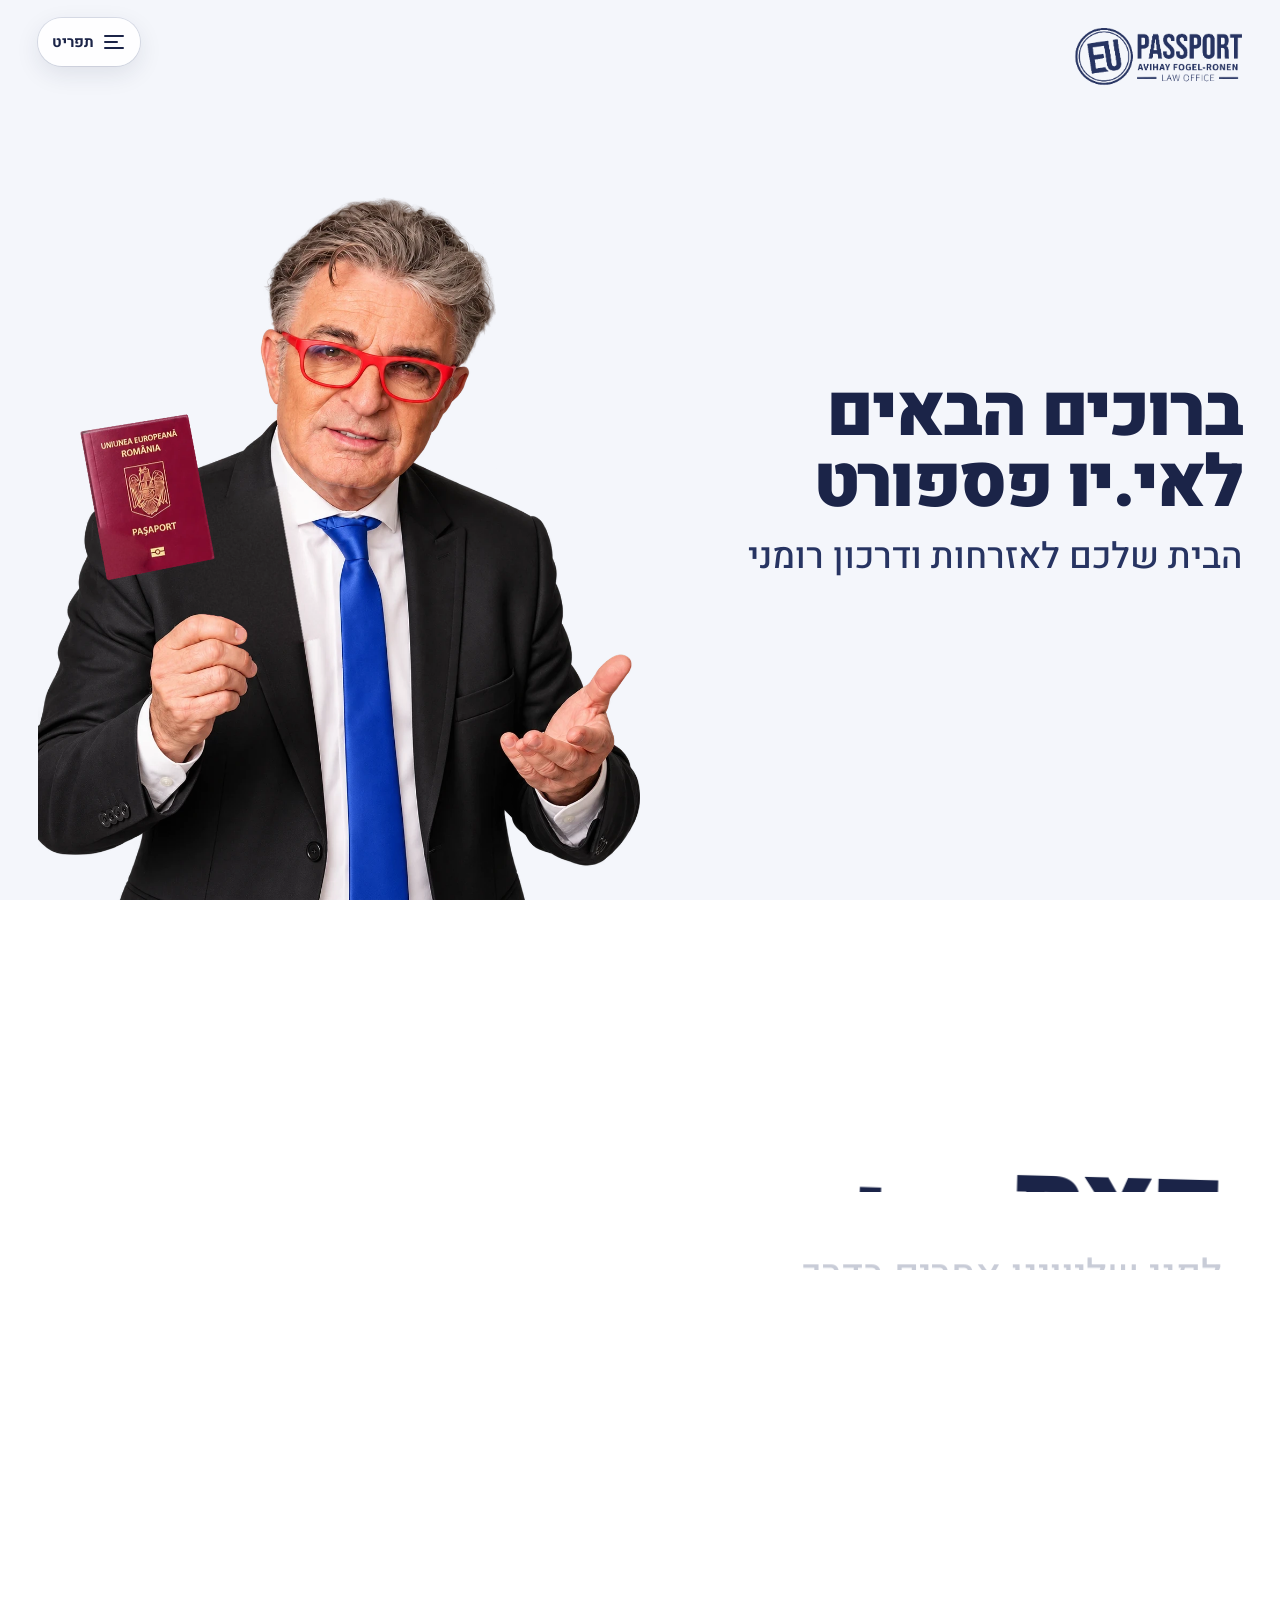
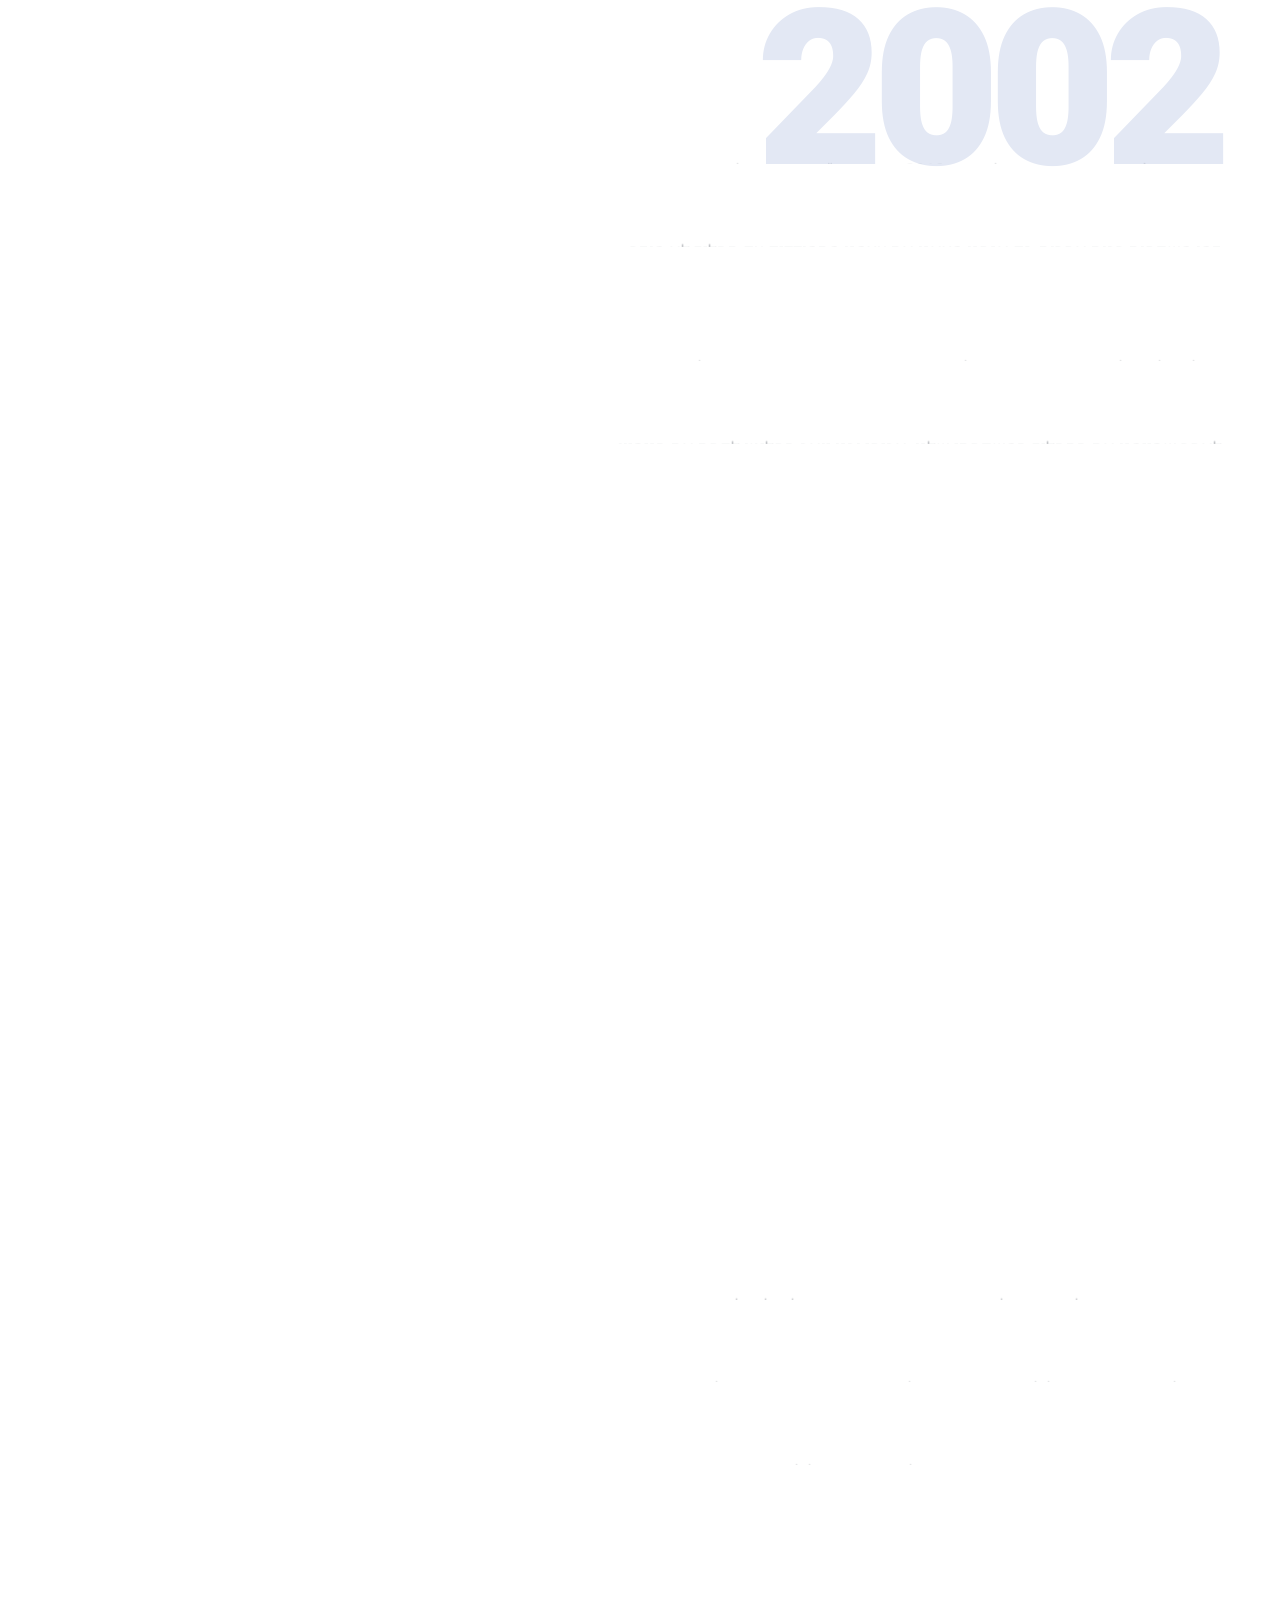
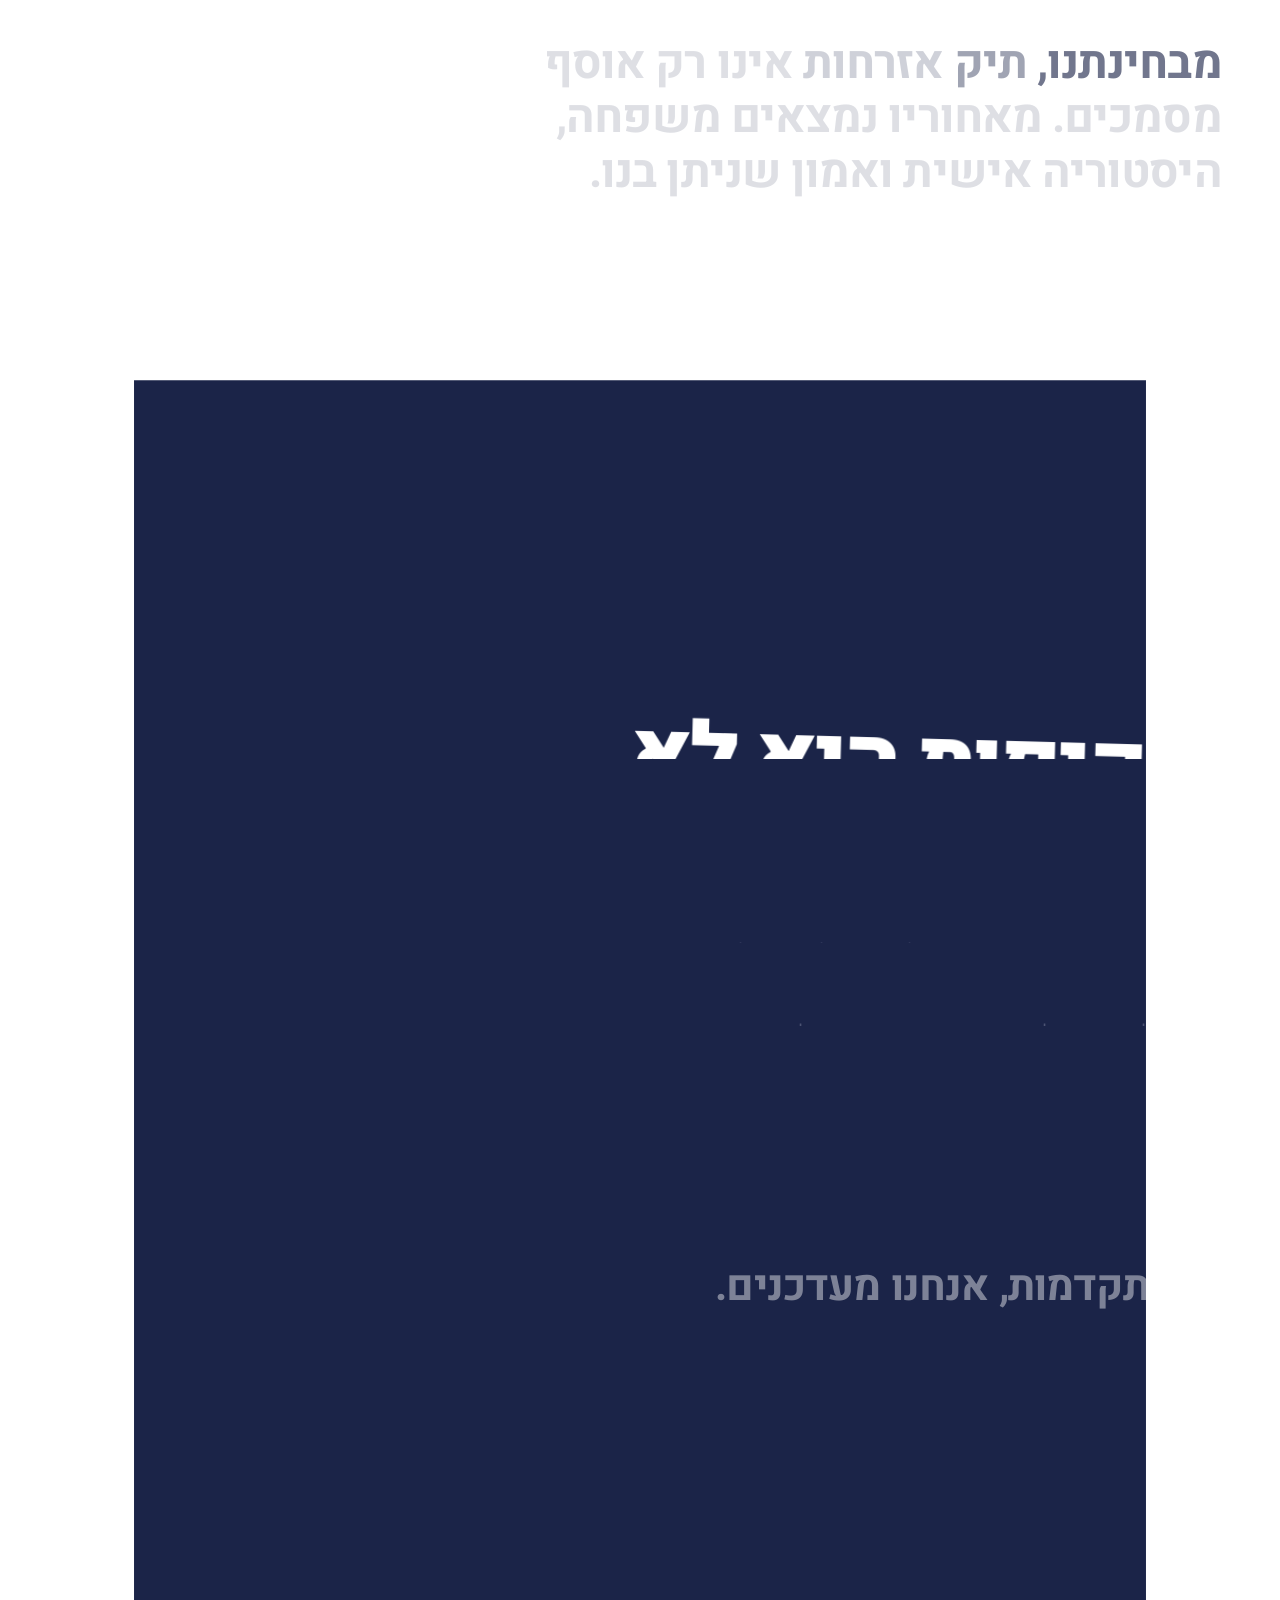
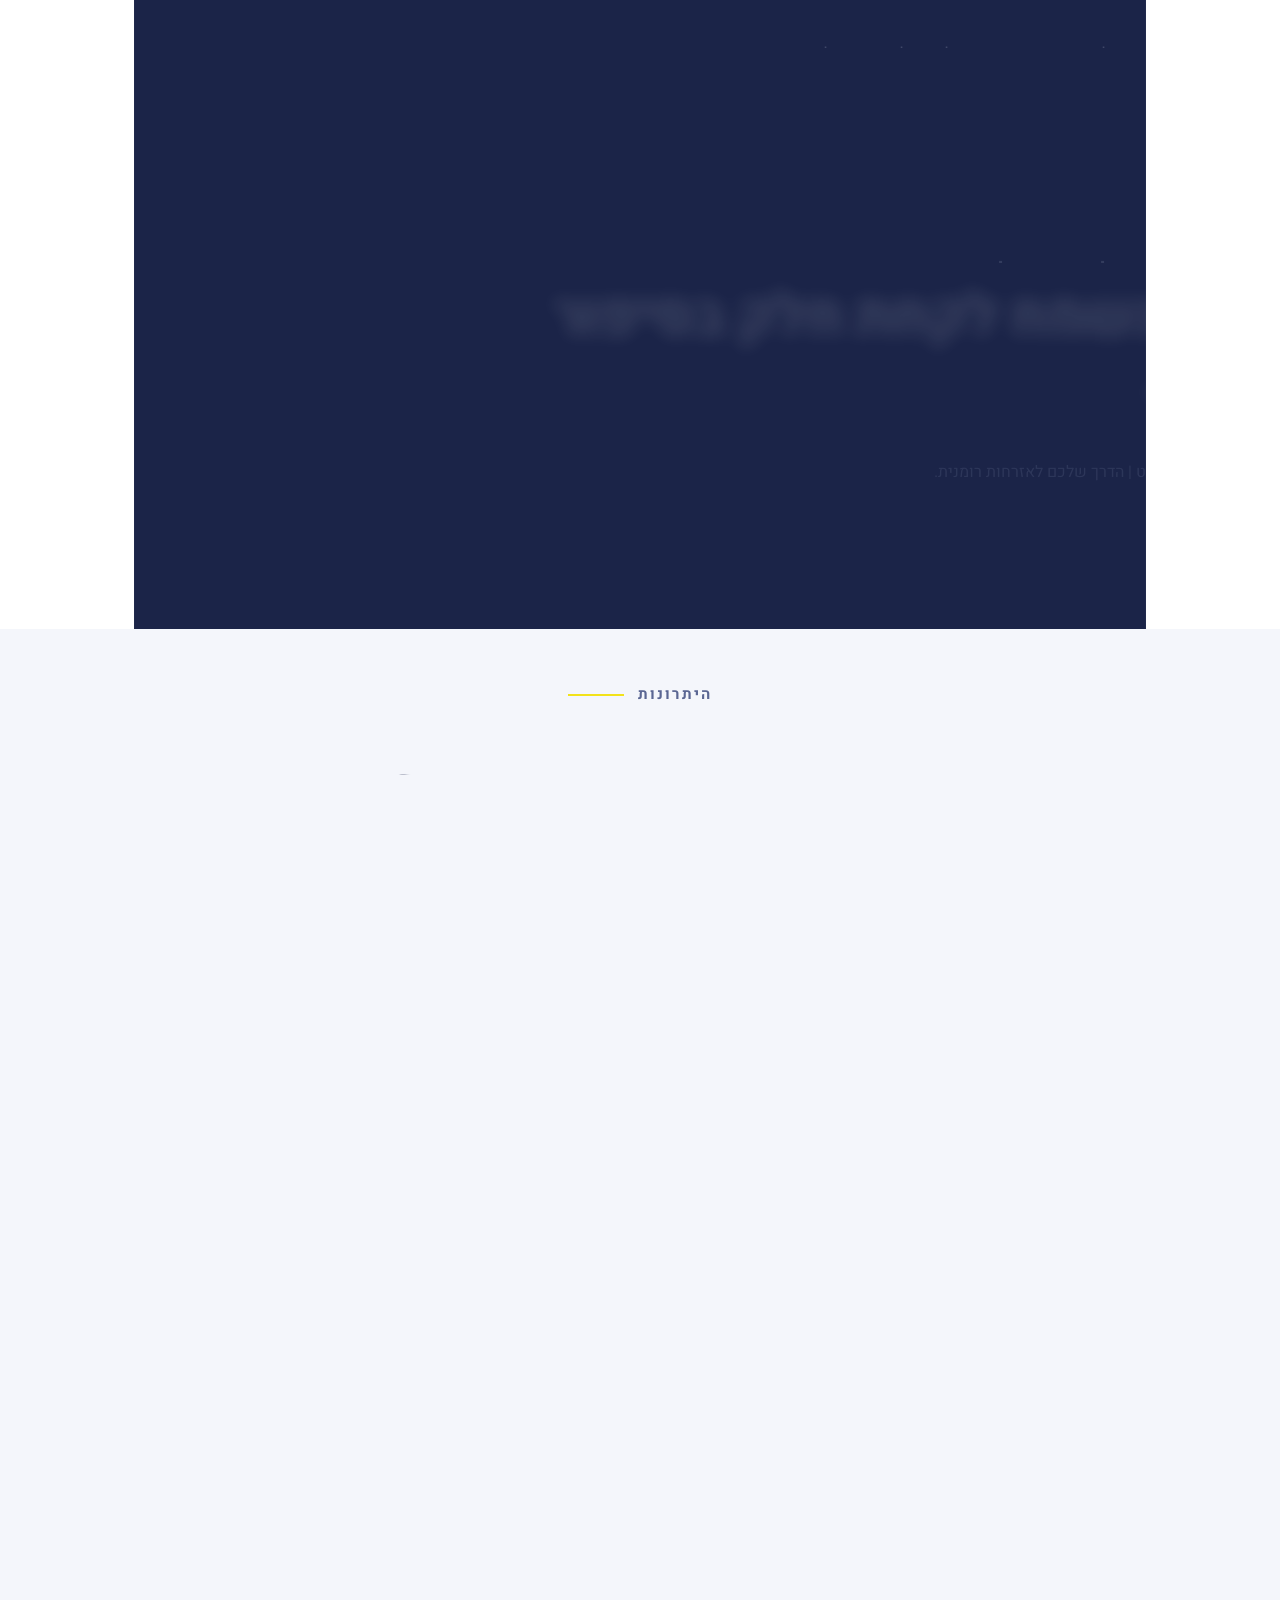
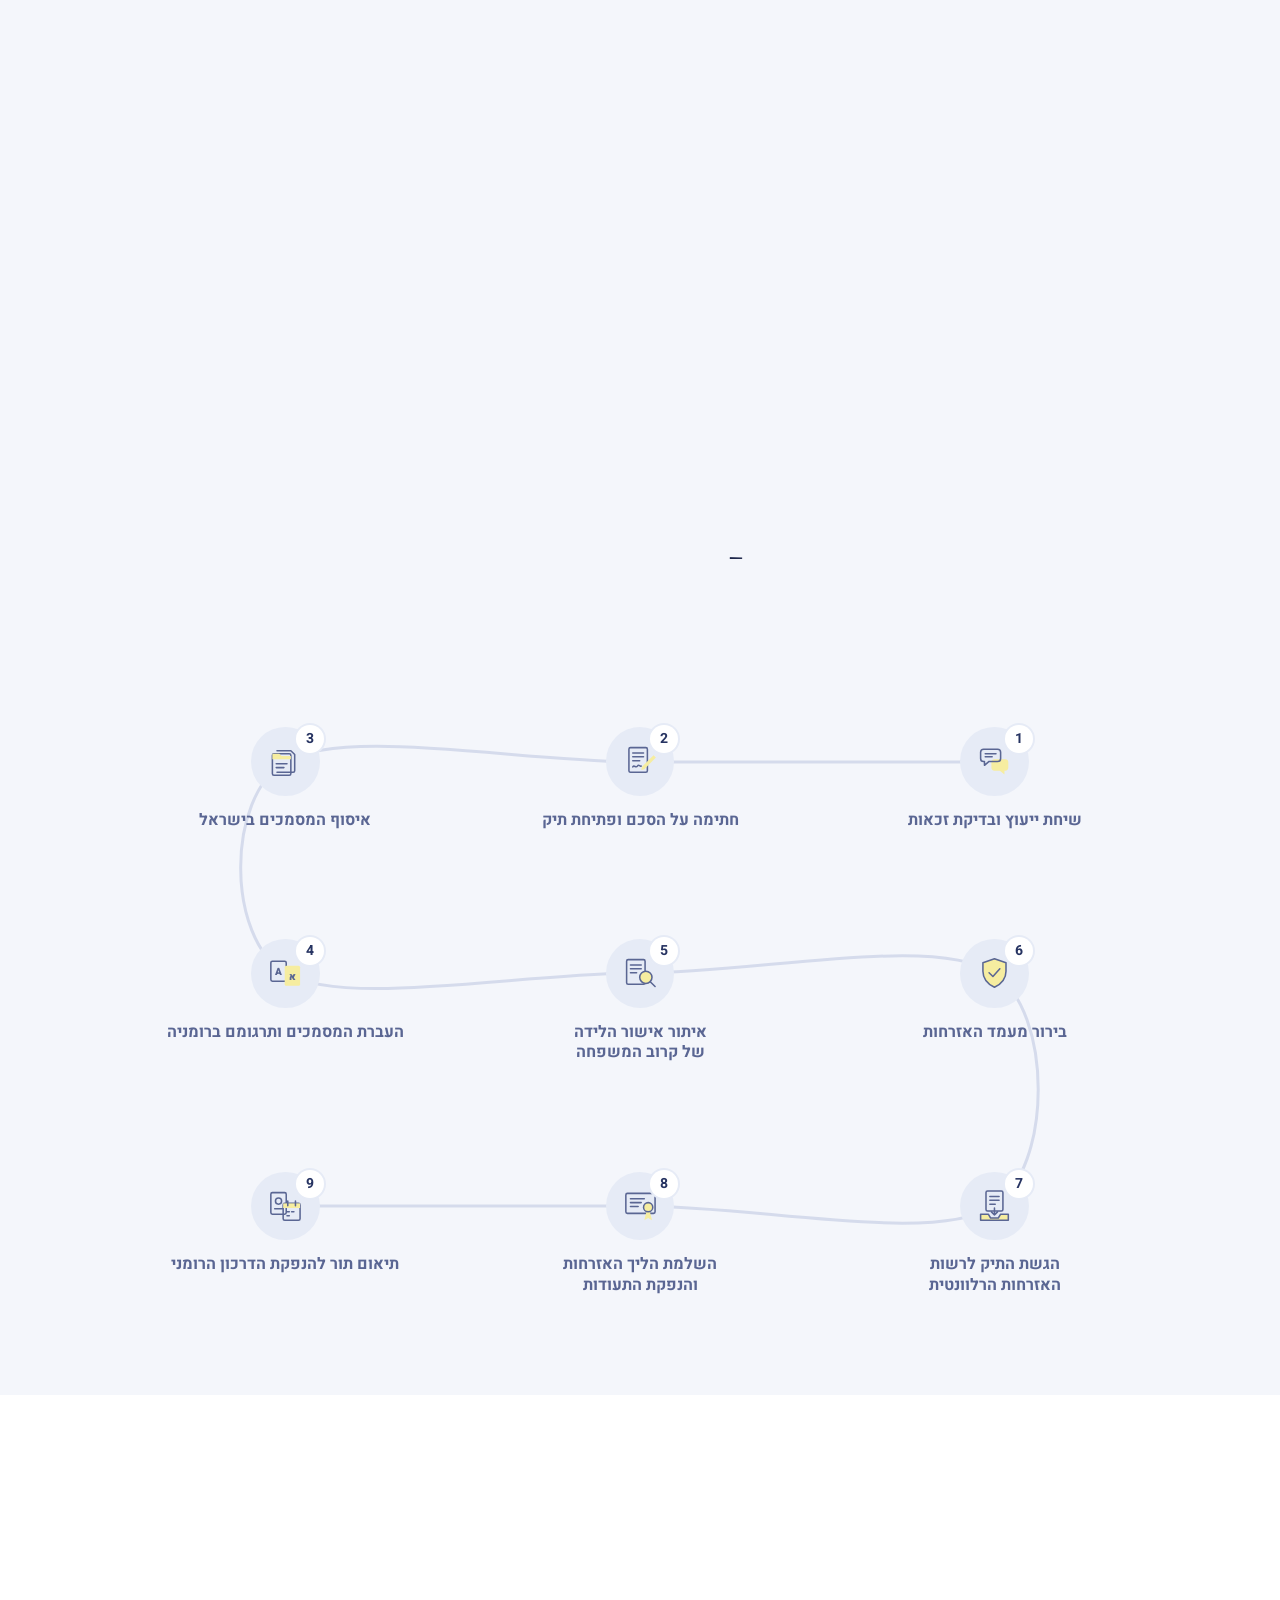
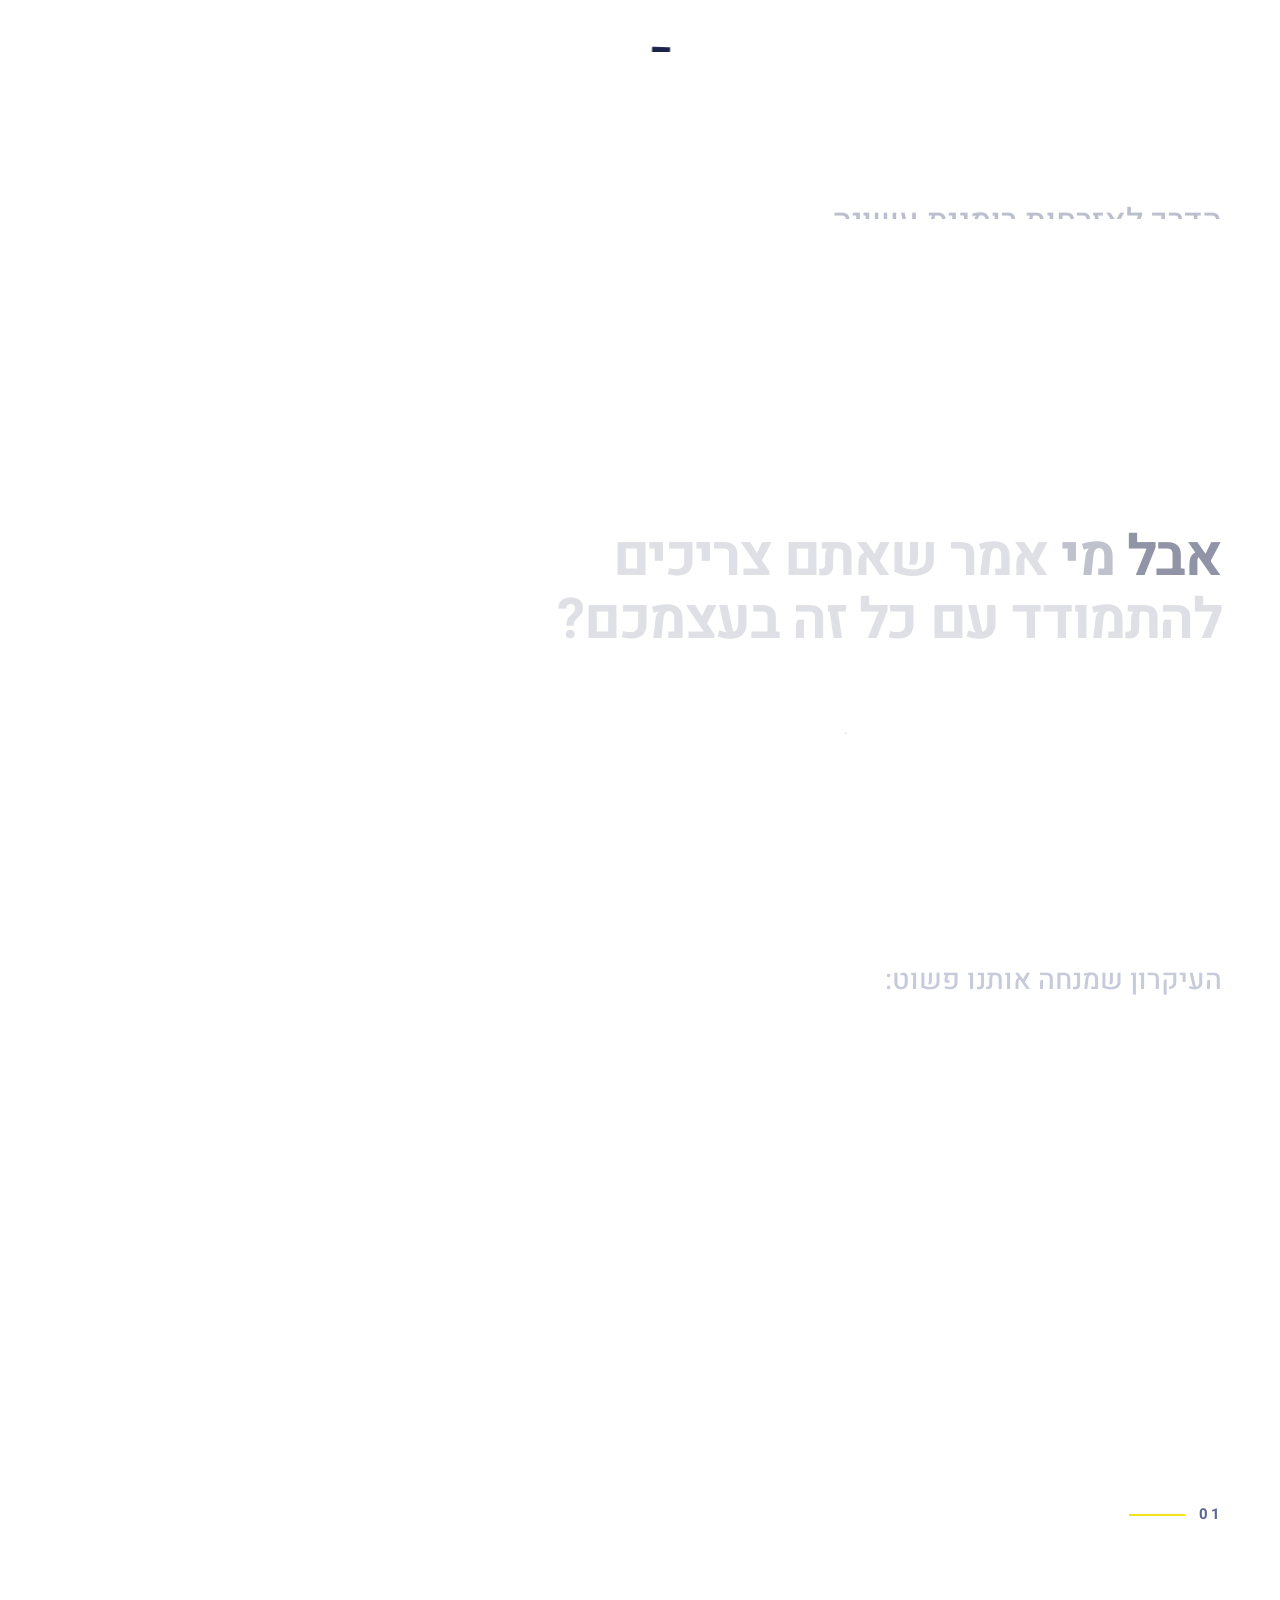
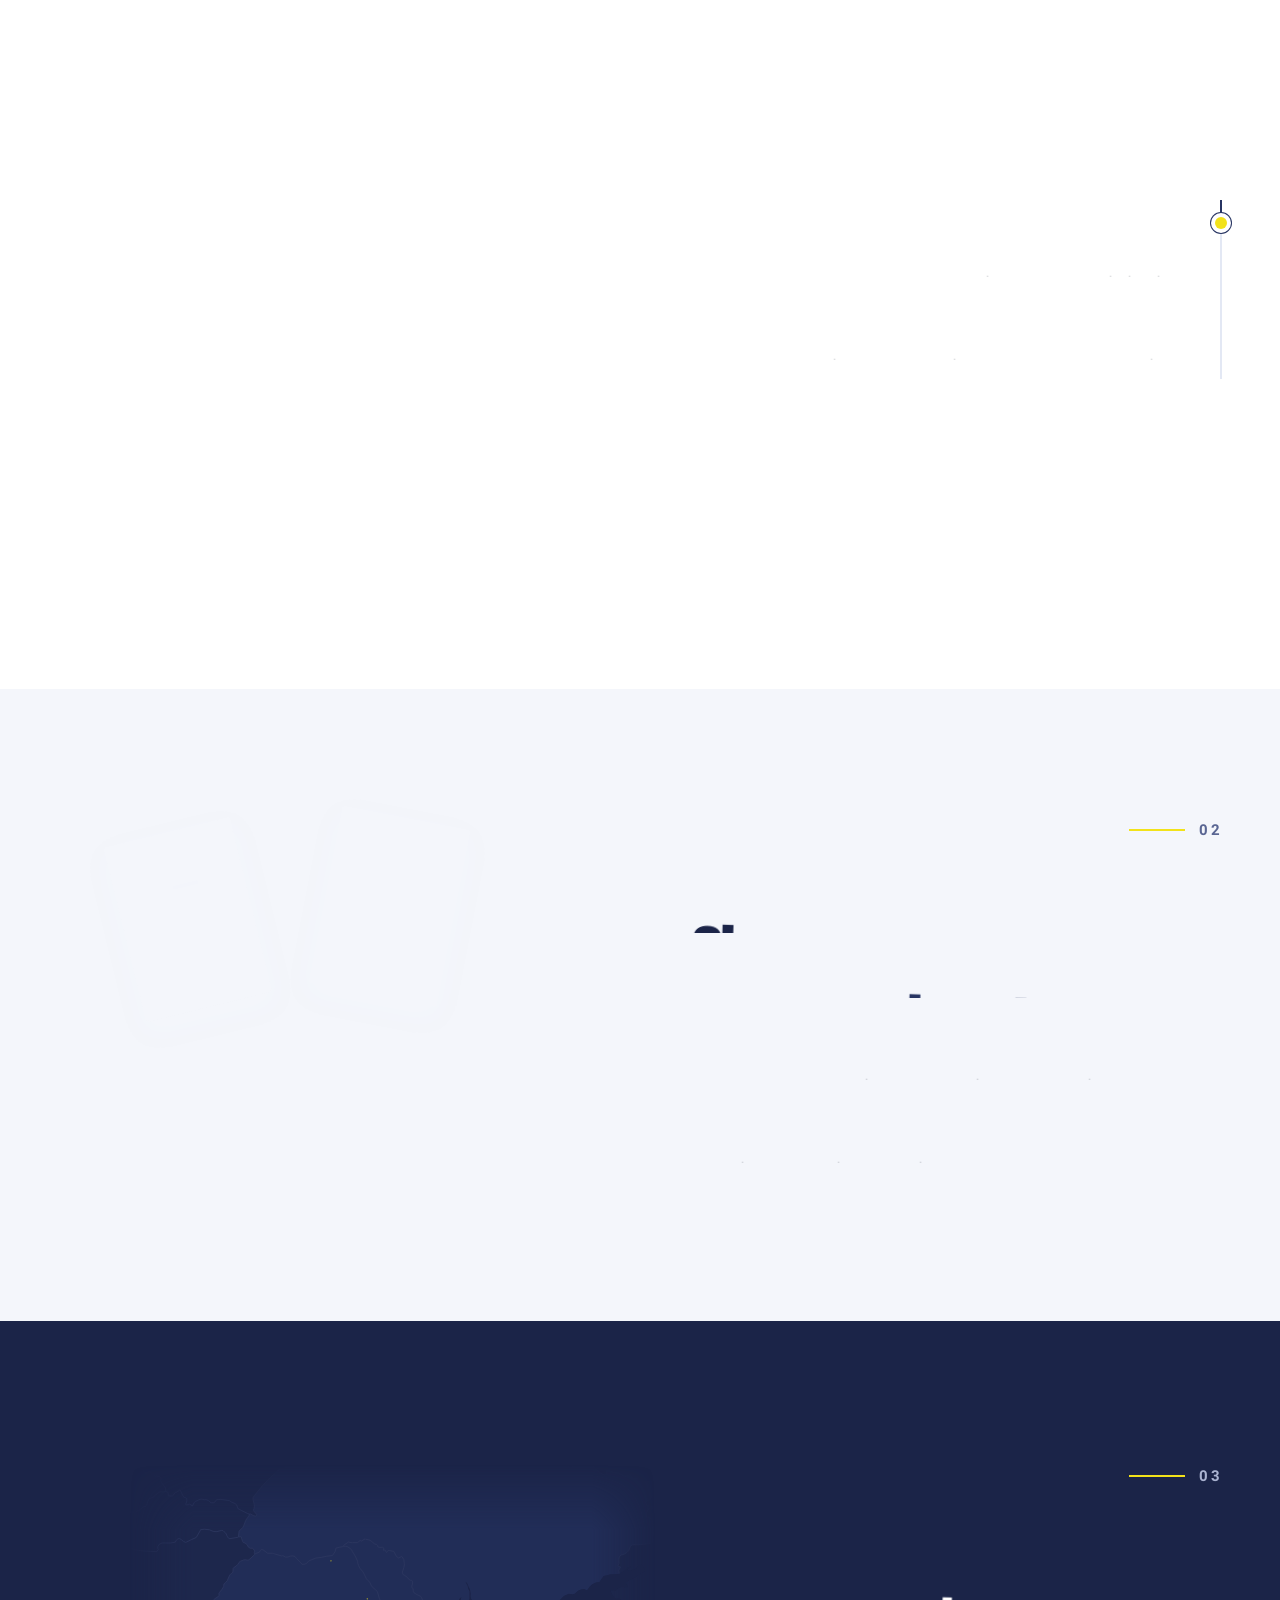
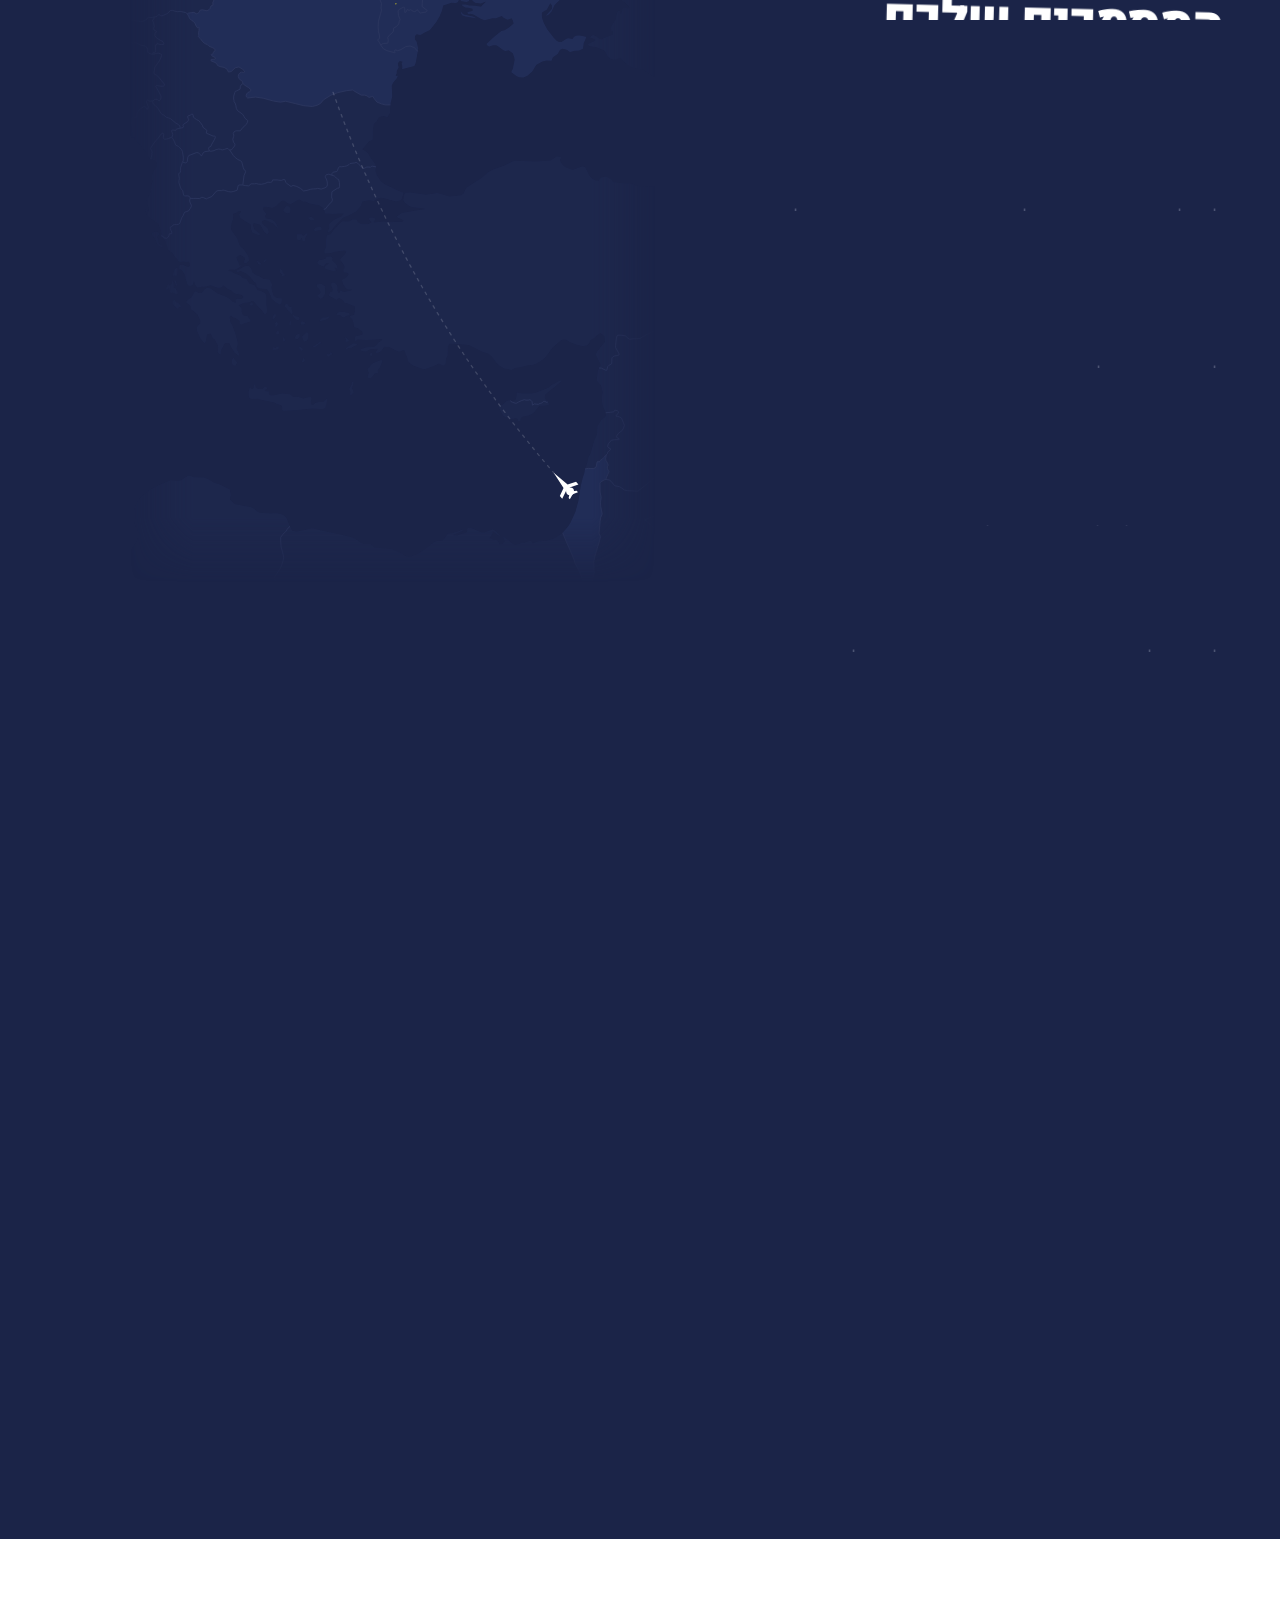
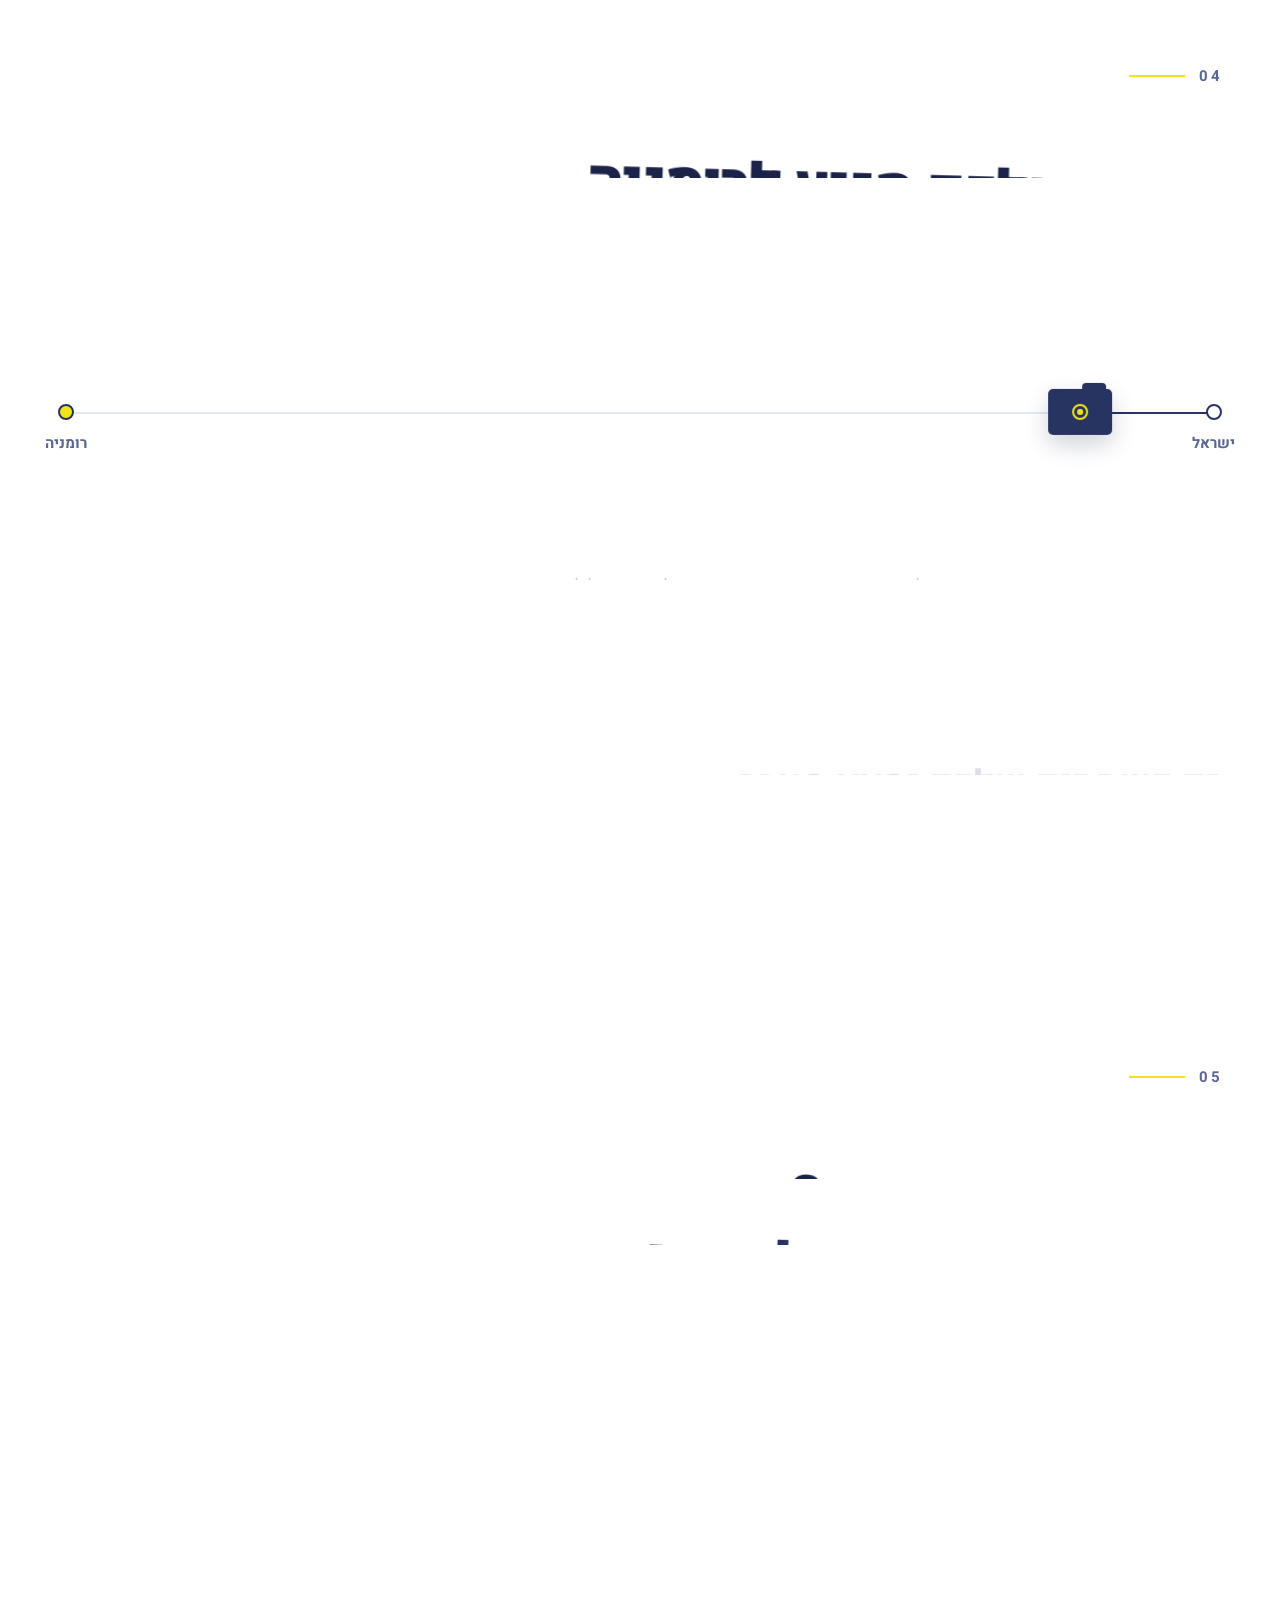
<file: website/index.html>
<!doctype html>
<html lang="he" dir="rtl">
<head>
  <meta charset="utf-8">
  <meta name="viewport" content="width=device-width, initial-scale=1">
  <!-- Security policy: scripts only from this site; frames only Drive and Google Maps. The
       lead endpoint is reached over https (connect-src). Repeat as an HTTP header on the host,
       together with frame-ancestors, which a meta tag cannot set. -->
  <meta http-equiv="Content-Security-Policy" content="default-src 'self'; script-src 'self'; style-src 'self' 'unsafe-inline'; img-src 'self' data: https://drive.google.com https://*.googleusercontent.com https://*.gstatic.com https://maps.google.com https://*.google.com; font-src 'self'; media-src 'self'; frame-src https://drive.google.com https://maps.google.com https://www.google.com; connect-src 'self' https:; form-action 'self'; base-uri 'self'; object-src 'none'; upgrade-insecure-requests">
  <meta name="referrer" content="strict-origin-when-cross-origin">
  <title>ברוכים הבאים לאי.יו פספורט | הבית שלכם לאזרחות ודרכון רומני</title>
  <meta name="description" content="EU Passport, הבית לאזרחות ודרכון רומני. משרד עו&quot;ד אביחי פוגל-רונן.">
  <meta name="theme-color" content="#f4f6fb">
  <link rel="preload" href="assets/img/man.webp" as="image" fetchpriority="high">
  <link rel="preload" href="assets/img/passport.webp" as="image" fetchpriority="high">
  <link rel="preload" href="assets/fonts/heebo-hebrew-900-normal.woff2" as="font" type="font/woff2" crossorigin>
  <link rel="stylesheet" href="css/lenis.css">
  <link rel="stylesheet" href="css/style.css">
</head>
<body>
  <a class="skip-link" href="#main">דילוג לתוכן</a>
  <!-- Side menu: closed until the button is pressed (js/site.js). -->
  <button class="menu-btn" id="menu-btn" type="button" aria-expanded="false" aria-controls="side-menu"><span class="menu-lines" aria-hidden="true"><i></i><i></i><i></i></span><span class="menu-label">תפריט</span></button>
  <div class="menu-veil" id="menu-veil" hidden></div>
  <nav class="side-menu" id="side-menu" aria-label="ניווט ראשי" hidden>
    <div class="sm-head">
      <img class="sm-logo" src="assets/img/logo.png" width="462" height="159" alt="EU Passport">
      <button class="sm-close" type="button" aria-label="סגירת התפריט"><svg viewBox="0 0 24 24" aria-hidden="true"><path d="M6 6l12 12M18 6L6 18"/></svg></button>
    </div>
    <ol class="sm-list">
      <li><a href="#top"><span class="sm-num" aria-hidden="true">01</span><span class="sm-text">בית</span></a></li>
      <li><a href="#about"><span class="sm-num" aria-hidden="true">02</span><span class="sm-text">קצת עלינו</span></a></li>
      <li><a href="#advantages"><span class="sm-num" aria-hidden="true">03</span><span class="sm-text">היתרונות</span></a></li>
      <li><a href="#journey"><span class="sm-num" aria-hidden="true">04</span><span class="sm-text">הדרך שלכם לדרכון רומני</span></a></li>
      <li><a href="#services"><span class="sm-num" aria-hidden="true">05</span><span class="sm-text">מה אתם מקבלים מאיתנו</span></a></li>
      <li><a href="#faq"><span class="sm-num" aria-hidden="true">06</span><span class="sm-text">שאלות ותשובות</span></a></li>
      <li><a href="#videos"><span class="sm-num" aria-hidden="true">07</span><span class="sm-text">הפרסומות שלנו</span></a></li>
      <li><a href="#lead"><span class="sm-num" aria-hidden="true">08</span><span class="sm-text">השאירו פרטים</span></a></li>
      <li><a href="contact.html"><span class="sm-num" aria-hidden="true">09</span><span class="sm-text">צור קשר</span></a></li>
      <li><a href="negishut.html"><span class="sm-num" aria-hidden="true">10</span><span class="sm-text">הצהרת נגישות</span></a></li>
    </ol>
    <div class="sm-foot">
      <a class="ico-link" href="tel:+97247444000"><svg class="ico-inline" viewBox="0 0 24 24" aria-hidden="true"><path d="M5 4h4l2 5-2.5 1.5a11 11 0 0 0 5 5L15 13l5 2v4a2 2 0 0 1-2 2A16 16 0 0 1 3 6a2 2 0 0 1 2-2"/></svg>074-7444000</a>
      <a class="wa-inline" data-whatsapp href="#"><svg class="wa-logo" viewBox="0 0 24 24" aria-hidden="true"><path d="M17.472 14.382c-.297-.149-1.758-.867-2.03-.967-.273-.099-.471-.148-.67.15-.197.297-.767.966-.94 1.164-.173.199-.347.223-.644.075-.297-.15-1.255-.463-2.39-1.475-.883-.788-1.48-1.761-1.653-2.059-.173-.297-.018-.458.13-.606.134-.133.298-.347.446-.52.149-.174.198-.298.298-.497.099-.198.05-.371-.025-.52-.075-.149-.669-1.612-.916-2.207-.242-.579-.487-.5-.669-.51-.173-.008-.371-.01-.57-.01-.198 0-.52.074-.792.372-.272.297-1.04 1.016-1.04 2.479 0 1.462 1.065 2.875 1.213 3.074.149.198 2.096 3.2 5.077 4.487.709.306 1.262.489 1.694.625.712.227 1.36.195 1.871.118.571-.085 1.758-.719 2.006-1.413.248-.694.248-1.289.173-1.413-.074-.124-.272-.198-.57-.347m-5.421 7.403h-.004a9.87 9.87 0 01-5.031-1.378l-.361-.214-3.741.982.998-3.648-.235-.374a9.86 9.86 0 01-1.51-5.26c.001-5.45 4.436-9.884 9.888-9.884 2.64 0 5.122 1.03 6.988 2.898a9.825 9.825 0 012.893 6.994c-.003 5.45-4.437 9.884-9.885 9.884m8.413-18.297A11.815 11.815 0 0012.05 0C5.495 0 .16 5.335.157 11.892c0 2.096.547 4.142 1.588 5.945L.057 24l6.305-1.654a11.882 11.882 0 005.683 1.448h.005c6.554 0 11.89-5.335 11.893-11.893a11.821 11.821 0 00-3.48-8.413Z"/></svg>WhatsApp</a>
      <a class="ico-link" href="mailto:office.eu.passport@gmail.com"><svg class="ico-inline" viewBox="0 0 24 24" aria-hidden="true"><rect x="3" y="5" width="18" height="14" rx="2"/><path d="M3 7l9 6 9-6"/></svg>office.eu.passport@gmail.com</a>
    </div>
  </nav>

  <header class="hero" id="top">
    <div class="hero-bar">
      <img class="logo" src="assets/img/logo.png" width="462" height="159" alt="EU Passport, משרד עו&quot;ד אביחי פוגל-רונן">
    </div>

    <div class="hero-text">
      <h1>ברוכים הבאים <span class="brand">לאי.יו פספורט</span></h1>
      <p class="hero-sub">הבית שלכם לאזרחות ודרכון רומני</p>
    </div>

    <!-- The man and the passport are separate layers. The passport starts over his hand,
         the thumb layer sits above it so he is holding it, and js/main.js lifts it off on scroll. -->
    <figure class="hero-figure" id="hero-figure">
      <img class="hero-man" src="assets/img/man.webp" width="1122" height="1402" alt="גבר בחליפה מחזיק דרכון רומני">
      <img class="passport" id="passport" src="assets/img/passport.webp" width="274" height="329" alt="" aria-hidden="true">
      <img class="hero-thumb" src="assets/img/thumb.webp" width="101" height="99" alt="" aria-hidden="true">
    </figure>
  </header>

  <main id="main">
    <!-- Empty pages, built one by one. data-passport says where the passport rests while
         the section is on screen: side (start | end | center), height in vh, scale. -->
    <!-- About: the story told in three chapters as the visitor scrolls.
         Every word below is the approved copy; js/main.js only animates it. -->
    <section class="about" id="about" aria-labelledby="about-title">
      <div class="about-wrap">
        <header class="about-head" data-passport="end 30 1" data-passport-phone="hide 24 1">
          <h2 class="about-title" id="about-title" data-mask><span class="w">קצת</span> <span class="w">עלינו</span></h2>
          <p class="about-lede" data-lines>לפני שליווינו אחרים בדרך לאזרחות רומנית, עברנו את אותה הדרך בעצמנו.</p>
        </header>

        <!-- Chapter 1: where it started -->
        <div class="chapter chapter-origins" data-passport="end 34 1" data-passport-phone="hide 30 1">
          <p class="year" aria-hidden="true" data-drift data-count="2000">2019</p>
          <div class="read">
            <p data-lines>הסיפור של אי.יו פספורט התחיל בשנת 2019, כאשר עו"ד אביחי פוגל-רונן ובני משפחתו יצאו למסע אישי לקבלת אזרחות רומנית.</p>
            <p data-lines>כמו משפחות רבות אחרות, גם אנחנו מצאנו את עצמנו מתמודדים עם תהליך לא מוכר, מסמכים שצריך לאתר, דרישות של רשויות שונות, זמני המתנה ולא מעט שאלות שנותרו ללא תשובות בדרך.</p>
            <p data-lines>אבל מעל הכול, הבנו עד כמה חשוב לדעת שיש מישהו שמכיר את התיק שלכם, מסביר מה קורה בכל שלב ולוקח אחריות על התהליך.</p>
            <p data-lines>לאחר שסיימנו את התהליך המשפחתי שלנו, אביחי ובנו יואב החליטו לקחת את הניסיון שצברו, את ההיכרות האישית עם האתגרים ואת ההבנה של צורכי הלקוח, ולהקים את אי.יו פספורט.</p>
          </div>
          <p class="statement statement-born" data-slide>משרד משפחתי שנולד מתוך חוויה אישית, ומתוך <span class="marker" data-marker>רצון לעשות את הדברים קצת אחרת.</span></p>
        </div>

        <!-- Chapter 2: personal responsibility -->
        <div class="chapter chapter-family" data-passport="end 48 0.95" data-passport-phone="hide 40 1">
          <h3 class="chapter-title" data-mask>
            <span class="w line">משפחה אחת,</span>
            <span class="w line">אלפי מסמכים,</span>
            <span class="w line">אחריות אחת</span>
          </h3>
          <div class="read">
            <p data-lines>מהיום הראשון היה לנו ברור שלקוח שמפקיד בידינו את התהליך לקבלת האזרחות הרומנית שלו צריך לקבל הרבה יותר מטיפול במסמכים.</p>
            <p data-lines>רצינו ליצור מקום שבו כל לקוח יודע מי מטפל בו, מה כבר נעשה בתיק שלו, מה עדיין נדרש ומה צפוי בהמשך הדרך.</p>
            <p data-lines>מתוך התפיסה הזו בנינו את אופן העבודה שלנו, המבוסס על ליווי אישי, היכרות מעמיקה עם כל תיק ולקיחת אחריות על התהליך מתחילתו ועד סופו.</p>
          </div>
          <p class="statement statement-file" data-words>מבחינתנו, תיק אזרחות אינו רק אוסף מסמכים. מאחוריו נמצאים משפחה, היסטוריה אישית ואמון שניתן בנו.</p>
        </div>
      </div>

      <!-- Chapter 3: transparency, on the dark field -->
      <div class="chapter chapter-open" data-dark data-curtain data-passport="end 26 1.05" data-passport-phone="hide 22 1">
        <div class="about-wrap">
          <h3 class="chapter-title chapter-title-open" data-mask>
            <span class="w line">שקיפות היא לא הבטחה.</span>
            <span class="w line">היא דרך עבודה.</span>
          </h3>
          <div class="read">
            <p data-lines>תחום האזרחות הרומנית משתנה ומתפתח, ולעיתים גם הליך שמתנהל כראוי עשוי להימשך זמן רב או להיתקל בדרישות חדשות.</p>
            <p data-lines>לכן חשוב לנו שהצוות שלנו יכיר את הוראות החוק, את הנהלים העדכניים ואת דרישות הרשויות. אנחנו מקפידים על הכשרה מקצועית שוטפת ועל התעדכנות בשינויים הרלוונטיים.</p>
            <p data-lines>אנחנו מאמינים שלקוחותינו זכאים לקבל תמונה ברורה ואמיתית של מצבם.</p>
          </div>
          <p class="sequence">
            <span class="seq" data-seq>כשיש התקדמות, אנחנו מעדכנים.</span>
            <span class="seq" data-seq>כשמתעוררת בעיה, אנחנו מציפים אותה.</span>
            <span class="seq" data-seq>וכשקיימת אי-ודאות, אנחנו אומרים זאת באופן גלוי.</span>
          </p>
          <div class="read">
            <p data-lines>מבחינתנו, אמון לא נבנה מהבטחות גדולות, אלא מהתנהלות עקבית, יושרה ותקשורת פתוחה לאורך הדרך.</p>
          </div>
          <div class="about-close">
            <p class="close-story" data-lines>מאחורי כל בקשה לאזרחות יש סיפור משפחתי.</p>
            <p class="close-invite" data-slide>אנחנו נשמח לקחת חלק בסיפור שלכם.</p>
            <p class="close-sign" data-reveal>אי.יו פספורט | הדרך שלכם לאזרחות רומנית.</p>
          </div>
        </div>
      </div>
    </section>
    <!-- What a Romanian passport gives you. The page's passport comes in from the right and
         stops in the middle of the screen; the advantages are stamped around it one by one as
         the visitor scrolls (desktop: a sticky stage; phone: a grid under the passport).
         DRAFT copy, to be approved. -->
    <section class="adv" id="advantages" aria-labelledby="adv-title">
      <span class="adv-mark adv-m0" aria-hidden="true" data-passport="hide 30 1.1" data-passport-phone="hide-start 40 1"></span>
      <span class="adv-mark adv-m1 adv-wide" aria-hidden="true" data-passport="start 58 1.1"></span>
      <span class="adv-mark adv-m2 adv-wide" aria-hidden="true" data-passport="center 34 1.5"></span>
      <span class="adv-mark adv-m3 adv-wide" aria-hidden="true" data-passport="center 34 1.5"></span>
      <span class="adv-mark adv-m4 adv-wide" aria-hidden="true" data-passport="fade 34 1.5"></span>
      <div class="adv-stage">
        <header class="adv-head">
          <p class="sv-num">היתרונות</p>
          <h2 class="adv-title" id="adv-title" data-mask><span class="w">מה</span> <span class="w">נותן</span> <span class="w">לכם</span> <span class="w">דרכון</span> <span class="w">רומני?</span></h2>
        </header>
        <span class="adv-slot" aria-hidden="true" data-passport="center 34 1.5" data-passport-phone="center 43 1.2"><span class="adv-slot-end" data-passport="center 34 1.5" data-passport-phone="center 43-260 1.2"></span></span>
        <ol class="adv-stamps">
          <li class="stamp is-rect" style="--x: 21; --y: -23; --r: -7deg">
            <div class="st-ink">
              <span class="st-burst" aria-hidden="true"></span>
              <svg class="st-ico" viewBox="0 0 24 24" aria-hidden="true"><path d="M4 11l8-6 8 6v8a1 1 0 0 1-1 1h-4v-5h-6v5H5a1 1 0 0 1-1-1z"/></svg>
              <b class="st-title">לגור באירופה</b>
              <span class="st-code" aria-hidden="true">EU · 01</span>
            </div>
            <p class="st-text">הזכות לגור בכל אחת ממדינות האיחוד האירופי.</p>
          </li>
          <li class="stamp is-round is-wine" style="--x: -21; --y: -23; --r: 5deg">
            <div class="st-ink">
              <span class="st-burst" aria-hidden="true"></span>
              <svg class="st-ico" viewBox="0 0 24 24" aria-hidden="true"><rect x="3" y="7" width="18" height="13" rx="2"/><path d="M9 7V5a1 1 0 0 1 1-1h4a1 1 0 0 1 1 1v2M3 13h18"/></svg>
              <b class="st-title">לעבוד בלי אשרה</b>
              <span class="st-code" aria-hidden="true">EU · 02</span>
            </div>
            <p class="st-text">לעבוד בכל מדינות האיחוד, בלי צורך באשרת עבודה.</p>
          </li>
          <li class="stamp is-rect" style="--x: 38; --y: -8; --r: -4deg">
            <div class="st-ink">
              <span class="st-burst" aria-hidden="true"></span>
              <svg class="st-ico" viewBox="0 0 24 24" aria-hidden="true"><path d="M2 9l10-5 10 5-10 5z"/><path d="M6 11v5c3 2 9 2 12 0v-5"/></svg>
              <b class="st-title">ללמוד באירופה</b>
              <span class="st-code" aria-hidden="true">EU · 03</span>
            </div>
            <p class="st-text">ללמוד באוניברסיטאות באיחוד בתנאים של אזרחי האיחוד.</p>
          </li>
          <li class="stamp is-rect" style="--x: -38; --y: -8; --r: 8deg">
            <div class="st-ink">
              <span class="st-burst" aria-hidden="true"></span>
              <svg class="st-ico" viewBox="0 0 24 24" aria-hidden="true"><path d="M21 15l-8-4V5a1.5 1.5 0 0 0-3 0v6l-8 4v2l8-2v4l-2 1.5V22l3.5-1 3.5 1v-1.5L13 19v-4l8 2z"/></svg>
              <b class="st-title">לטוס בלי ויזה</b>
              <span class="st-code" aria-hidden="true">EU · 04</span>
            </div>
            <p class="st-text">כניסה בלי ויזה למדינות רבות בעולם.</p>
          </li>
          <li class="stamp is-round is-wine" style="--x: 21; --y: 9; --r: 6deg">
            <div class="st-ink">
              <span class="st-burst" aria-hidden="true"></span>
              <svg class="st-ico" viewBox="0 0 24 24" aria-hidden="true"><path d="M4 20V8l8-4 8 4v12"/><path d="M9 20v-6h6v6M8 10h8"/></svg>
              <b class="st-title">התור המהיר בגבול</b>
              <span class="st-code" aria-hidden="true">EU · 05</span>
            </div>
            <p class="st-text">מעבר בעמדות של אזרחי האיחוד בשדות התעופה.</p>
          </li>
          <li class="stamp is-rect" style="--x: -21; --y: 9; --r: -5deg">
            <div class="st-ink">
              <span class="st-burst" aria-hidden="true"></span>
              <svg class="st-ico" viewBox="0 0 24 24" aria-hidden="true"><path d="M4 20V10M10 20V4M16 20v-8M22 20H2"/></svg>
              <b class="st-title">עסקים באיחוד</b>
              <span class="st-code" aria-hidden="true">EU · 06</span>
            </div>
            <p class="st-text">לפתוח עסק ולפעול בשוק האירופי כאזרחי האיחוד.</p>
          </li>
          <li class="stamp is-rect" style="--x: 38; --y: 25; --r: 3deg">
            <div class="st-ink">
              <span class="st-burst" aria-hidden="true"></span>
              <svg class="st-ico" viewBox="0 0 24 24" aria-hidden="true"><circle cx="8" cy="7" r="3"/><circle cx="17" cy="9" r="2.4"/><path d="M3 20c0-3 2.5-5.5 5-5.5s5 2.5 5 5.5M14 20c0-2.4 1.4-4.4 3-4.4s3 2 3 4.4"/></svg>
              <b class="st-title">לדורות הבאים</b>
              <span class="st-code" aria-hidden="true">EU · 07</span>
            </div>
            <p class="st-text">אזרחות שאפשר להעביר גם לילדים.</p>
          </li>
          <li class="stamp is-round is-wine" style="--x: -38; --y: 25; --r: -8deg">
            <div class="st-ink">
              <span class="st-burst" aria-hidden="true"></span>
              <svg class="st-ico" viewBox="0 0 24 24" aria-hidden="true"><circle cx="9" cy="12" r="6"/><circle cx="15" cy="12" r="6"/></svg>
              <b class="st-title">בלי לוותר על כלום</b>
              <span class="st-code" aria-hidden="true">EU · 08</span>
            </div>
            <p class="st-text">האזרחות הישראלית נשארת בדיוק כפי שהיא.</p>
          </li>
          <li class="stamp is-rect is-last" style="--x: 0; --y: 22; --r: -3deg">
            <div class="st-ink">
              <span class="st-burst" aria-hidden="true"></span>
              <svg class="st-ico" viewBox="0 0 24 24" aria-hidden="true"><circle cx="8" cy="15" r="4"/><path d="M10.8 12.2L20 3M17 6l3 3M14 9l2 2"/></svg>
              <b class="st-title">השקעות נדל"ן</b>
              <span class="st-code" aria-hidden="true">EU · 09</span>
            </div>
            <p class="st-text">לרכוש נדל"ן ולהשקיע בכל מדינות האיחוד.</p>
          </li>
        </ol>
        <p class="adv-sub">דרכון של האיחוד האירופי, לכם ולמשפחה.</p>
        <span class="adv-phone-mark" aria-hidden="true" data-passport="hide 30 1" data-passport-phone="hide 30 1"></span>
      </div>
    </section>
    <!-- The journey: nine stages on one path. The passport leaves its scroll path when this
         section is in view, travels the stages on its own clock, then rejoins the scroll. -->
    <section class="journey" id="journey" aria-labelledby="journey-title" data-passport="end 30 0.55" data-passport-phone="hide 14 1">
      <div class="about-wrap">
        <header class="journey-head">
          <h2 class="journey-title" id="journey-title" data-mask><span class="w">הדרך</span> <span class="w">שלכם</span> <span class="w">לדרכון</span> <span class="w">רומני</span></h2>
          <p class="journey-sub" data-reveal>9 שלבים, ואנחנו איתכם לאורך כל הדרך.</p>
        </header>
        <div class="tl" id="tl">
          <svg class="tl-path" aria-hidden="true"><path class="tl-track"/><path class="tl-done"/></svg>
          <ol class="tl-stages">
            <li class="stage">
              <span class="tl-circle"><svg class="tl-icon" viewBox="0 0 48 48" aria-hidden="true"><path class="fill" d="M24 21h14a4 4 0 0 1 4 4v7a4 4 0 0 1-4 4h-1v5l-6-5h-7a4 4 0 0 1-4-4v-7a4 4 0 0 1 4-4z"/><path d="M10 8h18a4 4 0 0 1 4 4v8a4 4 0 0 1-4 4H17l-6 5v-5h-1a4 4 0 0 1-4-4v-8a4 4 0 0 1 4-4z"/><path d="M12 14h14M12 18h9"/></svg><span class="tl-num" aria-hidden="true">1</span></span>
              <span class="tl-title"><span class="visually-hidden">שלב 1: </span>שיחת ייעוץ ובדיקת זכאות</span>
            </li>
            <li class="stage">
              <span class="tl-circle"><svg class="tl-icon" viewBox="0 0 48 48" aria-hidden="true"><rect x="9" y="6" width="24" height="32" rx="2"/><path d="M14 13h14M14 18h14M14 23h9"/><path d="M14 31c2-3 4 2 6-1s3 1 5 0"/><path class="fill" d="M41 16l3 3-15 15-4 1 1-4z"/></svg><span class="tl-num" aria-hidden="true">2</span></span>
              <span class="tl-title"><span class="visually-hidden">שלב 2: </span>חתימה על הסכם ופתיחת תיק</span>
            </li>
            <li class="stage">
              <span class="tl-circle"><svg class="tl-icon" viewBox="0 0 48 48" aria-hidden="true"><path d="M13 10h18l5 5v21a2 2 0 0 1-2 2H13"/><rect x="7" y="14" width="24" height="28" rx="2"/><path class="fill" d="M7 14h9l3 3h12v4H7z"/><path d="M12 27h14M12 32h10"/></svg><span class="tl-num" aria-hidden="true">3</span></span>
              <span class="tl-title"><span class="visually-hidden">שלב 3: </span>איסוף המסמכים בישראל</span>
            </li>
            <li class="stage">
              <span class="tl-circle"><svg class="tl-icon" viewBox="0 0 48 48" aria-hidden="true"><rect x="5" y="8" width="20" height="26" rx="2"/><rect class="fill" x="23" y="14" width="20" height="26" rx="2"/><text x="15" y="26" text-anchor="middle" class="glyph">A</text><text x="33" y="32" text-anchor="middle" class="glyph">א</text></svg><span class="tl-num" aria-hidden="true">4</span></span>
              <span class="tl-title"><span class="visually-hidden">שלב 4: </span>העברת המסמכים ותרגומם ברומניה</span>
            </li>
            <li class="stage">
              <span class="tl-circle"><svg class="tl-icon" viewBox="0 0 48 48" aria-hidden="true"><rect x="6" y="6" width="24" height="32" rx="2"/><path d="M11 13h14M11 18h14M11 23h8"/><circle class="fill" cx="31" cy="29" r="8"/><circle cx="31" cy="29" r="8"/><path d="M37 35l6 6"/></svg><span class="tl-num" aria-hidden="true">5</span></span>
              <span class="tl-title"><span class="visually-hidden">שלב 5: </span>איתור אישור הלידה של קרוב המשפחה</span>
            </li>
            <li class="stage">
              <span class="tl-circle"><svg class="tl-icon" viewBox="0 0 48 48" aria-hidden="true"><path class="fill" d="M24 5l15 5v11c0 10-7 17-15 21C16 38 9 31 9 21V10z"/><path d="M24 5l15 5v11c0 10-7 17-15 21C16 38 9 31 9 21V10z"/><path d="M17 23l5 5 9-10"/></svg><span class="tl-num" aria-hidden="true">6</span></span>
              <span class="tl-title"><span class="visually-hidden">שלב 6: </span>בירור מעמד האזרחות</span>
            </li>
            <li class="stage">
              <span class="tl-circle"><svg class="tl-icon" viewBox="0 0 48 48" aria-hidden="true"><rect x="13" y="4" width="22" height="26" rx="2"/><path d="M18 11h12M18 16h12M18 21h7"/><path d="M24 26v9M20 31l4 4 4-4"/><path class="fill" d="M6 34h10l3 5h10l3-5h10v8H6z"/><path d="M6 34h10l3 5h10l3-5h10v8H6z"/></svg><span class="tl-num" aria-hidden="true">7</span></span>
              <span class="tl-title"><span class="visually-hidden">שלב 7: </span>הגשת התיק לרשות האזרחות הרלוונטית</span>
            </li>
            <li class="stage">
              <span class="tl-circle"><svg class="tl-icon" viewBox="0 0 48 48" aria-hidden="true"><rect x="5" y="7" width="38" height="26" rx="2"/><path d="M11 14h18M11 19h14M11 24h10"/><path class="fill" d="M32 30l-3 12 5-3 5 3-3-12"/><circle class="fill" cx="34" cy="25" r="6"/><circle cx="34" cy="25" r="6"/></svg><span class="tl-num" aria-hidden="true">8</span></span>
              <span class="tl-title"><span class="visually-hidden">שלב 8: </span>השלמת הליך האזרחות והנפקת התעודות</span>
            </li>
            <li class="stage">
              <span class="tl-circle"><svg class="tl-icon" viewBox="0 0 48 48" aria-hidden="true"><rect x="5" y="6" width="20" height="28" rx="2"/><circle cx="15" cy="17" r="4"/><path d="M10 27h10"/><rect x="21" y="20" width="22" height="22" rx="2"/><path class="fill" d="M21 20h22v6H21z"/><path d="M27 17v6M37 17v6M26 31h3M32 31h3M26 36h3"/></svg><span class="tl-num" aria-hidden="true">9</span></span>
              <span class="tl-title"><span class="visually-hidden">שלב 9: </span>תיאום תור להנפקת הדרכון הרומני</span>
            </li>
          </ol>
        </div>
      </div>
    </section>
    <!-- What you get from us: the services told as one argument, "leave the bureaucracy to us".
         Every word is the approved copy; js/main.js only animates it. The map is the section's
         one large visual; the other chapters stay with type and small, quiet moves. -->
    <section class="services" id="services" aria-labelledby="services-title">
      <div class="about-wrap">
        <header class="sv-open" data-passport="end 26 0.8" data-passport-phone="hide 24 1">
          <h2 class="sv-title" id="services-title" data-mask><span class="w">מה</span> <span class="w">אתם</span> <span class="w">מקבלים</span> <span class="w">מאיתנו</span></h2>
          <p class="sv-lede" data-lines>הדרך לאזרחות רומנית עשויה לכלול עשרות מסמכים, רשויות שונות בישראל ובחו"ל ולא מעט בירוקרטיה.</p>
        </header>
        <p class="sv-question" data-words>אבל מי אמר שאתם צריכים להתמודד עם כל זה בעצמכם?</p>
        <p class="sv-intro" data-lines>באי.יו פספורט אנחנו מרכזים עבורכם את הטיפול, מבדיקת הזכאות ואיתור המסמכים ועד להשלמת ההליכים הנדרשים לקבלת הדרכון הרומני.</p>
        <p class="sv-principle" id="principle" data-passport="end 30 0.8" data-passport-phone="hide 24 1">
          <span class="pr-a">העיקרון שמנחה אותנו פשוט:</span>
          <span class="pr-b"><span class="pr-in">את הבירוקרטיה תשאירו לנו.</span></span>
        </p>
      </div>

      <!-- 01: one person who knows the whole file -->
      <article class="sv-ch sv-ch1" aria-labelledby="sv-h1" data-passport="end 30 0.8" data-passport-phone="hide 24 1">
        <div class="about-wrap">
          <p class="sv-num" aria-hidden="true">01</p>
          <h3 class="sv-h" id="sv-h1" data-mask><span class="w line">מנהל תיק אישי.</span> <span class="w line">מישהו שמכיר את הסיפור שלכם.</span></h3>
          <div class="sv-thread-wrap">
            <span class="sv-thread" aria-hidden="true"><i></i></span>
            <div class="read">
              <p data-lines>לכל משפחה יש היסטוריה משלה, ולכן גם כל תיק אזרחות שונה.</p>
              <p data-lines>אצלנו, לכל תיק מוצמד מנהל תיק אישי שמכיר את הסיפור המשפחתי, את המסמכים שנאספו ואת מה שעוד נדרש להשלמת התהליך.</p>
              <p data-lines>מנהל התיק מרכז את העבודה מול הגורמים המטפלים, עוקב אחר ההתקדמות ונשאר הכתובת שלכם גם כשהטיפול מתבצע מעבר לים.</p>
            </div>
          </div>
          <p class="sv-key" data-markers>כך אתם יודעים <span class="marker">מי מטפל בתיק שלכם</span>, <span class="marker">מה כבר נעשה</span> <span class="marker">ומהו השלב הבא</span>.</p>
        </div>
      </article>

      <!-- 02: loose papers become one file -->
      <article class="sv-ch sv-ch2" aria-labelledby="sv-h2" data-passport="hide 30 0.8" data-passport-phone="hide 24 1">
        <div class="about-wrap">
          <div class="sv-text">
            <p class="sv-num" aria-hidden="true">02</p>
            <h3 class="sv-h" id="sv-h2" data-mask><span class="w line">הבירוקרטיה בישראל?</span> <span class="w line">תנו לנו לטפל בה.</span></h3>
            <div class="read">
              <p data-lines>במקום שתצטרכו לפנות בעצמכם לרשויות בישראל, אנחנו מבצעים עבורכם את העבודה.</p>
              <p data-lines>באמצעות ייפוי כוח מתאים, נפנה בשמכם לרשויות הרלוונטיות ונטפל בהנפקת המסמכים הנדרשים לתהליך האזרחות הרומנית.</p>
            </div>
          </div>
          <div class="sv-docs" id="sv-docs" aria-hidden="true">
            <span class="folder-back"></span>
            <span class="doc"><i></i><i></i><i></i></span>
            <span class="doc doc-seal"><i></i><i></i><i></i><b></b></span>
            <span class="doc"><i></i><i></i><i></i></span>
            <span class="doc doc-form"><i></i><i></i><i></i><i></i></span>
            <span class="doc doc-seal"><i></i><i></i><b></b></span>
            <span class="doc"><i></i><i></i><i></i></span>
            <span class="folder-front"><span class="folder-mark"></span></span>
          </div>
        </div>
      </article>

      <!-- 03: the centrepiece. The flight lands in Bucharest, then the four teams light up. -->
      <article class="sv-ch sv-ch3" data-dark aria-labelledby="sv-h3" data-passport="hide 30 0.8" data-passport-phone="hide 24 1">
        <div class="about-wrap">
          <div class="sv-text">
            <p class="sv-num" aria-hidden="true">03</p>
            <h3 class="sv-h" id="sv-h3" data-mask><span class="w line">המסמכים שלכם מעבר לים.</span> <span class="w line">הצוותים שלנו כבר שם.</span></h3>
            <div class="read">
              <p data-lines>לא כל המסמכים הדרושים להוכחת הזכאות נמצאים בישראל. לעיתים דווקא המסמך החשוב ביותר נמצא בארכיון ברומניה, במולדובה או באוקראינה.</p>
              <p data-lines>לשם כך עומדים לרשותנו צוותים מקומיים בבוקרשט וביאשי שברומניה, בקישינב שבמולדובה ובצ'רנוביץ שבאוקראינה, העובדים איתנו בקשר ישיר ושוטף.</p>
              <p data-lines>הצוותים פועלים לאיתור תעודות לידה, נישואין ורישומים משפחתיים בארכיונים וברשויות המקומיות, בהתאם לצורכי התיק.</p>
              <p data-lines>לאחר קבלת המסמכים אנחנו בודקים את התאמתם למסמכים הישראליים ופועלים לטיפול בפערים בשמות, בתאריכים ובפרטים נוספים.</p>
            </div>
            <p class="sv-key sv-key-field" data-slide>הצוותים שלנו נמצאים בשטח, כדי שאתם לא תצטרכו לחפש את המסמכים בעצמכם.</p>
          </div>
          <div class="sv-map-col">
            <figure class="sv-map" id="sv-map" role="img" aria-label="מפה: טיסה מישראל לבוקרשט, והצוותים המקומיים בבוקרשט, ביאשי, בקישינב ובצ'רנוביץ">
              <img class="map-base" src="assets/img/map.svg" width="600" height="820" alt="" loading="lazy">
              <svg class="map-fx" viewBox="0 0 600 820" aria-hidden="true">
                <path class="route-track" d="M503.2,716.1 Q320.9,513.1 230.7,255.6"/>
                <path class="route" id="map-route" d="M503.2,716.1 Q320.9,513.1 230.7,255.6"/>
                <path class="link" d="M230.7,255.6 Q264,212 271.3,152.9"/>
                <path class="link" d="M230.7,255.6 Q292,214 304,158.5"/>
                <path class="link" d="M230.7,255.6 Q210,182 229.8,109.5"/>
                <circle class="origin" cx="503.2" cy="716.1" r="4.5"/>
                <g class="city" data-city="buc" transform="translate(230.7 255.6)"><circle class="ring" r="7"/><circle class="dot" r="6"/></g>
                <g class="city" data-city="ias" transform="translate(271.3 152.9)"><circle class="ring" r="7"/><circle class="dot" r="6"/></g>
                <g class="city" data-city="chi" transform="translate(304 158.5)"><circle class="ring" r="7"/><circle class="dot" r="6"/></g>
                <g class="city" data-city="cze" transform="translate(229.8 109.5)"><circle class="ring" r="7"/><circle class="dot" r="6"/></g>
                <g class="plane" id="map-plane"><path d="M14 0 L-6 -3 L-10 -12 L-14 -12 L-10 -2.5 L-15 -2 L-18 -6 L-20 -6 L-18 0 L-20 6 L-18 6 L-15 2 L-10 2.5 L-14 12 L-10 12 L-6 3 Z"/></g>
              </svg>
              <span class="map-label is-west map-origin" style="--x: 83.87%; --y: 87.33%">ישראל</span>
              <span class="map-label is-south" data-label="buc" style="--x: 38.45%; --y: 31.17%">בוקרשט</span>
              <span class="map-label is-west" data-label="ias" style="--x: 45.22%; --y: 18.65%">יאשי</span>
              <span class="map-label is-east" data-label="chi" style="--x: 50.67%; --y: 19.33%">קישינב</span>
              <span class="map-label is-west" data-label="cze" style="--x: 38.3%; --y: 13.35%">צ'רנוביץ</span>
            </figure>
          </div>
        </div>
      </article>

      <!-- 04: the file travels by hand, Israel to Romania -->
      <article class="sv-ch sv-ch4" aria-labelledby="sv-h4" data-passport="hide 30 0.8" data-passport-phone="hide 24 1">
        <div class="about-wrap">
          <p class="sv-num" aria-hidden="true">04</p>
          <h3 class="sv-h" id="sv-h4" data-mask><span class="w line">התיק שלכם מגיע לרומניה.</span> <span class="w line">אנחנו דואגים שהוא יגיע באופן אישי.</span></h3>
          <div class="sv-relay" id="sv-relay" aria-hidden="true">
            <span class="relay-line"><i></i></span>
            <span class="relay-end relay-from"><b></b><em>ישראל</em></span>
            <span class="relay-end relay-to"><b></b><em>רומניה</em></span>
            <span class="relay-file"><span class="folder-mark"></span></span>
          </div>
          <div class="read read-2">
            <p data-lines>את המסמכים אנחנו מעבירים באופן אישי לרומניה, באמצעות נציגים ומנהלי תיקים מטעם המשרד, שמוסרים אותם להמשך טיפול הצוות המקומי.</p>
            <p data-lines>כך נשמר רצף הטיפול בין ישראל לרומניה, כשהצוותים מכירים את התיק, את הפעולות שכבר בוצעו ואת מה שעוד נדרש.</p>
          </div>
          <p class="sv-key sv-key-care" data-lines>גם כשהתיק שלכם נמצא מעבר לים, האחריות עליו נשארת אצלנו.</p>
        </div>
      </article>

      <!-- 05: with you until the passport; the page's own passport comes back for the last line -->
      <article class="sv-ch sv-ch5" aria-labelledby="sv-h5">
        <div class="about-wrap" data-passport="hide 30 0.8" data-passport-phone="hide 24 1">
          <p class="sv-num" aria-hidden="true">05</p>
          <h3 class="sv-h" id="sv-h5" data-mask><span class="w line">האזרחות אושרה?</span> <span class="w line">אנחנו איתכם עד לדרכון.</span></h3>
          <div class="read">
            <p data-lines>אישור האזרחות הוא שלב משמעותי, אבל לא בהכרח האחרון בדרך לדרכון הרומני.</p>
            <p data-lines>בהתאם לנסיבות התיק, עשויים להידרש שלבים נוספים, בהם שבועת אמונים, קבלת תעודת אזרחות, רישום מסמכי המעמד האישי ברומניה והגשת הבקשה לדרכון.</p>
            <p data-lines>אנחנו מלווים אתכם גם בשלבים האלה, מסייעים בתיאום התורים מול הקונסוליות הרומניות בישראל, בהתאם לזמינות ולנהלים, ודואגים שתדעו מראש אילו מסמכים נדרשים ומה צפוי בכל פגישה.</p>
          </div>
        </div>
        <div class="sv-close" data-passport="end 30 1.15" data-passport-phone="hide 34 1">
          <div class="about-wrap">
            <p class="sv-final" data-final><span class="fl">כי מבחינתנו, התהליך מסתיים רק</span> <span class="fl">כשמקבלים את <span class="marker">הדרכון הרומני</span>.</span></p>
          </div>
        </div>
      </article>
    </section>
    <!-- Questions and answers: cards on a half circle. The question is on the card's back;
         a click turns it over to the answer. -->
    <section class="faq" id="faq" aria-labelledby="faq-title">
      <div class="about-wrap">
        <header class="faq-head" data-passport="end 22 0.75" data-passport-phone="hide 20 1">
          <h2 class="faq-title" id="faq-title" data-mask><span class="w">שאלות</span> <span class="w">ותשובות</span></h2>
          <p class="faq-sub" data-reveal>כל מה שרציתם לדעת לפני שמתחילים.</p>
        </header>
      </div>
      <div class="faq-stage" id="faq-stage" data-passport="hide 30 0.8" data-passport-phone="hide 30 1">
        <ol class="qa-wheel" id="qa-wheel">
            <li class="qa">
              <button class="qa-card" type="button" aria-expanded="false" aria-labelledby="qa-q1" aria-describedby="qa-a1">
                <span class="qa-inner">
                  <span class="qa-face qa-front"><span class="qa-num" aria-hidden="true">01</span><span class="qa-q" id="qa-q1">מי יכול להיות זכאי לאזרחות רומנית?</span><span class="qa-hint" aria-hidden="true">לתשובה</span></span>
                  <span class="qa-face qa-back"><span class="qa-num" aria-hidden="true">01</span><span class="qa-a" id="qa-a1"><span class="qa-p">הזכאות עשויה להתבסס על אזרחות רומנית של אחד ההורים, הסבים או הסבתות, ובמקרים מסוימים גם של סבא רבא או סבתא רבתא. עם זאת, עצם הלידה ברומניה אינה מספיקה לבדה כדי לקבוע זכאות.</span><span class="qa-p">בבדיקה בוחנים את מקום הלידה ושנת הלידה של בן המשפחה, את מעמד האזרחות שלו ואת הקשר המשפחתי אליו. כך ניתן לברר אם האזרחות נשמרה ועברה לדורות הבאים, או שנדרשת בקשה לקבלת אזרחות מכוח השורשים המשפחתיים.</span></span></span>
                </span>
              </button>
            </li>
            <li class="qa">
              <button class="qa-card" type="button" aria-expanded="false" aria-labelledby="qa-q2" aria-describedby="qa-a2">
                <span class="qa-inner">
                  <span class="qa-face qa-front"><span class="qa-num" aria-hidden="true">02</span><span class="qa-q" id="qa-q2">המשפחה שלי ממולדובה או מאוקראינה. האם גם לי יכולה להיות זכאות?</span><span class="qa-hint" aria-hidden="true">לתשובה</span></span>
                  <span class="qa-face qa-back"><span class="qa-num" aria-hidden="true">02</span><span class="qa-a" id="qa-a2"><span class="qa-p">כן. גבולות רומניה השתנו לאורך השנים, וחלק מהשטחים שנמצאים כיום במולדובה ובאוקראינה היו בעבר חלק ממנה. בין האזורים האלה נמצאים בסרביה וצפון בוקובינה, שהיו בשלטון רומני בין שתי מלחמות העולם.</span><span class="qa-p">לכן, גם תעודה שבה מופיע יישוב שכיום אינו ברומניה יכולה להיות רלוונטית לבדיקת הזכאות. הבדיקה נעשית לפי היישוב המדויק, התקופה שבה המשפחה חיה בו ומעמד האזרחות של בן המשפחה, ולא רק לפי המדינה שבה היישוב נמצא היום.</span></span></span>
                </span>
              </button>
            </li>
            <li class="qa">
              <button class="qa-card" type="button" aria-expanded="false" aria-labelledby="qa-q3" aria-describedby="qa-a3">
                <span class="qa-inner">
                  <span class="qa-face qa-front"><span class="qa-num" aria-hidden="true">03</span><span class="qa-q" id="qa-q3">האם אפשר לקבל אזרחות דרך סבא רבא או סבתא רבתא?</span><span class="qa-hint" aria-hidden="true">לתשובה</span></span>
                  <span class="qa-face qa-back"><span class="qa-num" aria-hidden="true">03</span><span class="qa-a" id="qa-a3"><span class="qa-p">כן. הזכאות לאזרחות רומנית יכולה להתבסס על סב או סבתא, ובמקרים המתאימים גם על סבא רבא או סבתא רבתא. אפשרות זו קיימת גם כאשר בן המשפחה שמר על אזרחותו הרומנית ולא ויתר עליה.</span><span class="qa-p">כאשר האזרחות נשמרה ועברה כחוק מהורה לילד לאורך הדורות, יש להסדיר את מעמד האזרחות ואת הרישומים של כל דור בשרשרת המשפחתית. כאשר האזרחות אבדה, בודקים זכאות במסלול של השבת אזרחות: סעיף 10 מאפשר הגשה לצאצאים עד דור הנכדים, וסעיף 11 עד דור הנינים, בהתאם לתנאי החוק. לכן הבדיקה מתייחסת גם לקרבה המשפחתית וגם לשאלה אם האזרחות נשמרה או אבדה.</span></span></span>
                </span>
              </button>
            </li>
            <li class="qa">
              <button class="qa-card" type="button" aria-expanded="false" aria-labelledby="qa-q4" aria-describedby="qa-a4">
                <span class="qa-inner">
                  <span class="qa-face qa-front"><span class="qa-num" aria-hidden="true">04</span><span class="qa-q" id="qa-q4">האם ההורה שלי חייב לקבל אזרחות לפני שאוכל להתחיל?</span><span class="qa-hint" aria-hidden="true">לתשובה</span></span>
                  <span class="qa-face qa-back"><span class="qa-num" aria-hidden="true">04</span><span class="qa-a" id="qa-a4"><span class="qa-p">לא בכל מקרה. כאשר מגישים בקשה להשבת אזרחות מכוח סב או סבא רבא, אפשר לעיתים להגיש בקשה עצמאית, בלי שההורה יקבל אזרחות קודם לכן, כל עוד עומדים בתנאי המסלול ובמגבלת הדורות.</span><span class="qa-p">כאשר מדובר באזרחות שנשמרה ועברה מהורה לילד, חובה להסדיר את מעמד האזרחות ואת הרישומים של ההורה כחלק מהסדרת השרשרת המשפחתית. אם גם הרישומים של דורות קודמים טרם הוסדרו, יש להשלים אותם לפי הסדר. אין הכוונה שההורה צריך לקבל אזרחות חדשה, אלא שיש להוכיח ולרשום את האזרחות הקיימת כדי להסדיר את הרישום של הדור הבא.</span></span></span>
                </span>
              </button>
            </li>
            <li class="qa">
              <button class="qa-card" type="button" aria-expanded="false" aria-labelledby="qa-q5" aria-describedby="qa-a5">
                <span class="qa-inner">
                  <span class="qa-face qa-front"><span class="qa-num" aria-hidden="true">05</span><span class="qa-q" id="qa-q5">האם אפשר להגיש בקשה אם סבא או סבתא כבר נפטרו?</span><span class="qa-hint" aria-hidden="true">לתשובה</span></span>
                  <span class="qa-face qa-back"><span class="qa-num" aria-hidden="true">05</span><span class="qa-a" id="qa-a5"><span class="qa-p">כן. פטירת בן המשפחה שעליו מבוססת הבקשה אינה מבטלת כשלעצמה את האפשרות לקבל אזרחות מכוחו.</span><span class="qa-p">במקרה כזה נדרשים מסמכים שמוכיחים את אזרחותו ואת הקשר המשפחתי בין הדורות, כגון תעודות לידה, נישואין ופטירה. גם אם המסמכים אינם נמצאים אצל המשפחה, אפשר לבדוק אם ניתן להשיגם מהרשויות או מהארכיונים הרלוונטיים.</span></span></span>
                </span>
              </button>
            </li>
            <li class="qa">
              <button class="qa-card" type="button" aria-expanded="false" aria-labelledby="qa-q6" aria-describedby="qa-a6">
                <span class="qa-inner">
                  <span class="qa-face qa-front"><span class="qa-num" aria-hidden="true">06</span><span class="qa-q" id="qa-q6">בן משפחה שלי כבר קיבל אזרחות או דרכון רומני. האם זה מקל על התהליך?</span><span class="qa-hint" aria-hidden="true">לתשובה</span></span>
                  <span class="qa-face qa-back"><span class="qa-num" aria-hidden="true">06</span><span class="qa-a" id="qa-a6"><span class="qa-p">זה יכול לסייע, במיוחד כאשר הבקשות מתבססות על אותו הורה, סב או סבתא. מסמכים שכבר אותרו ומידע שנאסף בתיק המשפחתי עשויים לשמש נקודת פתיחה טובה ולחסוך חיפוש חוזר.</span><span class="qa-p">עם זאת, כל מבקש צריך להוכיח את הזכאות שלו ולהציג את המסמכים הנדרשים בעניינו. לכן כדאי לבדוק על סמך איזה בן משפחה התקבלה האזרחות, באיזה מסלול, ואילו מסמכים מתוך התיק הקודם יכולים להתאים גם לבקשה החדשה.</span></span></span>
                </span>
              </button>
            </li>
            <li class="qa">
              <button class="qa-card" type="button" aria-expanded="false" aria-labelledby="qa-q7" aria-describedby="qa-a7">
                <span class="qa-inner">
                  <span class="qa-face qa-front"><span class="qa-num" aria-hidden="true">07</span><span class="qa-q" id="qa-q7">האם חייבים לדעת רומנית כדי לקבל אזרחות?</span><span class="qa-hint" aria-hidden="true">לתשובה</span></span>
                  <span class="qa-face qa-back"><span class="qa-num" aria-hidden="true">07</span><span class="qa-a" id="qa-a7"><span class="qa-p">לא בכל הליך. בבקשות של בגירים לקבלת אזרחות לפי סעיפים 10 ו-11 נדרשת ככלל הוכחת ידיעת רומנית ברמת B1, למעט מי שזכאים לפטור. הוכחת השפה צריכה לעמוד בדרישות הרשויות, ולכן לא כל אישור על השתתפות בקורס מספיק לצורך הבקשה.</span><span class="qa-p">לעומת זאת, כאשר האדם כבר אזרח רומני ונדרש להסדיר את הרישום או להנפיק מסמכים, מדובר בהליך אחר. לכן יש לברר תחילה מהו מעמד האזרחות ומהו המסלול, ורק לאחר מכן לקבוע אם נדרשת הוכחת שפה.</span></span></span>
                </span>
              </button>
            </li>
            <li class="qa">
              <button class="qa-card" type="button" aria-expanded="false" aria-labelledby="qa-q8" aria-describedby="qa-a8">
                <span class="qa-inner">
                  <span class="qa-face qa-front"><span class="qa-num" aria-hidden="true">08</span><span class="qa-q" id="qa-q8">מי פטור מהצגת תעודת שפה ברמת B1?</span><span class="qa-hint" aria-hidden="true">לתשובה</span></span>
                  <span class="qa-face qa-back"><span class="qa-num" aria-hidden="true">08</span><span class="qa-a" id="qa-a8"><span class="qa-p">במסלולים לפי סעיפים 10 ו-11, הפטור חל על מי שהיו בעצמם אזרחים רומנים ומבקשים להשיב את אזרחותם, וכן על מי שמלאו להם 65 במועד הגשת הבקשה. ילדים קטינים המצורפים לבקשת ההורה אינם נדרשים להציג תעודת B1.</span><span class="qa-p">חשוב להבחין בין המבקש לבין בן המשפחה שממנו נובעת הזכאות: העובדה שסבא או סבתא היו אזרחים רומנים אינה פוטרת את הנכד הבגיר מדרישת השפה. הפטור נבחן עבור כל מבקש בנפרד.</span></span></span>
                </span>
              </button>
            </li>
            <li class="qa">
              <button class="qa-card" type="button" aria-expanded="false" aria-labelledby="qa-q9" aria-describedby="qa-a9">
                <span class="qa-inner">
                  <span class="qa-face qa-front"><span class="qa-num" aria-hidden="true">09</span><span class="qa-q" id="qa-q9">האם הילדים שלי יכולים לקבל אזרחות יחד איתי?</span><span class="qa-hint" aria-hidden="true">לתשובה</span></span>
                  <span class="qa-face qa-back"><span class="qa-num" aria-hidden="true">09</span><span class="qa-a" id="qa-a9"><span class="qa-p">כן. במסלולי השבת אזרחות ניתן לצרף לבקשת ההורה ילדים שטרם מלאו להם 18, אך יש לכלול אותם במפורש ולהגיש את המסמכים הנדרשים עבורם. הם אינם מצטרפים לבקשה באופן אוטומטי.</span><span class="qa-p">כאשר רק אחד ההורים מבקש אזרחות, נדרשת ככלל גם הסכמת ההורה השני. מגיל 14 נדרשת גם הסכמת הילד. ילדים בגירים מגישים בקשה עצמאית. אם ההורה כבר קיבל אזרחות והילד לא נכלל בבקשה, יש לבדוק את ההליך המתאים להסדרת אזרחותו בנפרד.</span></span></span>
                </span>
              </button>
            </li>
            <li class="qa">
              <button class="qa-card" type="button" aria-expanded="false" aria-labelledby="qa-q10" aria-describedby="qa-a10">
                <span class="qa-inner">
                  <span class="qa-face qa-front"><span class="qa-num" aria-hidden="true">10</span><span class="qa-q" id="qa-q10">האם בן או בת הזוג יקבלו גם הם אזרחות רומנית?</span><span class="qa-hint" aria-hidden="true">לתשובה</span></span>
                  <span class="qa-face qa-back"><span class="qa-num" aria-hidden="true">10</span><span class="qa-a" id="qa-a10"><span class="qa-p">נישואין לאזרח רומני אינם מעניקים לבן או לבת הזוג אזרחות או דרכון באופן אוטומטי. אם קיימת זכאות עצמאית מכוח המשפחה, אפשר לבדוק אותה בנפרד; אחרת, יש לבחון אם מתקיימים התנאים למסלול אחר לפי החוק.</span><span class="qa-p">עם זאת, גם ללא אזרחות רומנית, לבני זוג עשויות להיות זכויות הנלוות למעבר משותף למדינה אחרת באיחוד האירופי, ובהן אפשרות למגורים ולעבודה. זכויות אלה תלויות במדינת היעד ובתנאים החלים על המשפחה.</span></span></span>
                </span>
              </button>
            </li>
            <li class="qa">
              <button class="qa-card" type="button" aria-expanded="false" aria-labelledby="qa-q11" aria-describedby="qa-a11">
                <span class="qa-inner">
                  <span class="qa-face qa-front"><span class="qa-num" aria-hidden="true">11</span><span class="qa-q" id="qa-q11">אין ברשותי מסמכים מרומניה. האם עדיין אפשר להתחיל?</span><span class="qa-hint" aria-hidden="true">לתשובה</span></span>
                  <span class="qa-face qa-back"><span class="qa-num" aria-hidden="true">11</span><span class="qa-a" id="qa-a11"><span class="qa-p">כן. לצורך בדיקה ראשונית אפשר להתחיל מהמידע המשפחתי הידוע וממסמכים שכבר קיימים, גם אם הונפקו בישראל. שמות מלאים, שמות קודמים, מקומות לידה ושנות לידה יכולים לעזור לזהות היכן לחפש.</span><span class="qa-p">בהמשך ניתן לבדוק אפשרות להשגת תעודות ורישומים מהרשויות ומהארכיונים ברומניה או במדינות אחרות, לפי מקום מוצא המשפחה. היעדר מסמכים בבית אינו אומר שאין רישום רשמי, אך הצלחת החיפוש תלויה בפרטים הקיימים ובמצב הרישומים.</span></span></span>
                </span>
              </button>
            </li>
            <li class="qa">
              <button class="qa-card" type="button" aria-expanded="false" aria-labelledby="qa-q12" aria-describedby="qa-a12">
                <span class="qa-inner">
                  <span class="qa-face qa-front"><span class="qa-num" aria-hidden="true">12</span><span class="qa-q" id="qa-q12">אילו מסמכים נדרשים לצורך התהליך?</span><span class="qa-hint" aria-hidden="true">לתשובה</span></span>
                  <span class="qa-face qa-back"><span class="qa-num" aria-hidden="true">12</span><span class="qa-a" id="qa-a12"><span class="qa-p">המסמכים נועדו להוכיח את זהות המבקש, את הבסיס לזכאותו ואת הקשר המשפחתי בין הדורות. לרוב מדובר בדרכון ובמסמכי זיהוי, תעודות לידה ונישואין, מסמכי גירושין או שינוי שם, ובמקרים המתאימים גם תעודות פטירה ואישורי מידע פלילי.</span><span class="qa-p">אין רשימה אחת שמתאימה לכל המשפחות. לאחר בדיקת המסלול נקבע אילו מסמכים נדרשים, עבור מי יש להפיק אותם, ואילו תרגומים ואישורים צריך לצרף. כדאי לבדוק זאת לפני שמזמינים ומתרגמים מסמכים, כדי להימנע מהוצאות מיותרות.</span></span></span>
                </span>
              </button>
            </li>
            <li class="qa">
              <button class="qa-card" type="button" aria-expanded="false" aria-labelledby="qa-q13" aria-describedby="qa-a13">
                <span class="qa-inner">
                  <span class="qa-face qa-front"><span class="qa-num" aria-hidden="true">13</span><span class="qa-q" id="qa-q13">מה עושים אם השמות או התאריכים אינם תואמים בין המסמכים?</span><span class="qa-hint" aria-hidden="true">לתשובה</span></span>
                  <span class="qa-face qa-back"><span class="qa-num" aria-hidden="true">13</span><span class="qa-a" id="qa-a13"><span class="qa-p">הבדלים בין מסמכים אינם בהכרח מונעים קבלת אזרחות, אך צריך לטפל בהם כדי שניתן יהיה להוכיח שהרישומים מתייחסים לאותו אדם. פערים כאלה יכולים לנבוע משינוי שם, מתעתיק בין שפות או מטעות ברישום.</span><span class="qa-p">הפתרון תלוי בסוג ההבדל ובדרישות הרשות: לעיתים אפשר להציג מסמך שמסביר את השינוי, ולעיתים נדרש תיקון רשמי. כדאי לאתר את אי ההתאמות כבר בתחילת העבודה, לפני שמתקדמים לתרגומים ולהגשה.</span></span></span>
                </span>
              </button>
            </li>
            <li class="qa">
              <button class="qa-card" type="button" aria-expanded="false" aria-labelledby="qa-q14" aria-describedby="qa-a14">
                <span class="qa-inner">
                  <span class="qa-face qa-front"><span class="qa-num" aria-hidden="true">14</span><span class="qa-q" id="qa-q14">כמה זמן נמשך התהליך עד לקבלת הדרכון?</span><span class="qa-hint" aria-hidden="true">לתשובה</span></span>
                  <span class="qa-face qa-back"><span class="qa-num" aria-hidden="true">14</span><span class="qa-a" id="qa-a14"><span class="qa-p">משך התהליך תלוי במסלול ובמצב המסמכים. הסדרת רישום של מי שכבר אזרח רומני שונה מבקשה להשבת אזרחות, שעשויה להימשך כמה שנים. גם הצורך באיתור תעודות, בתיקון רישומים ובהשלמת מסמכים משפיע על הזמן הכולל.</span><span class="qa-p">בנוסף, קבלת אישור האזרחות אינה בהכרח השלב האחרון. לאחריה עשויים להידרש שבועת אמונים, רישום תעודות והנפקת מסמכים רומניים, ורק לאחר מכן בקשת דרכון. לכן הערכת הזמן צריכה להתייחס לכל שלבי התהליך ולזמני הטיפול ברשויות.</span></span></span>
                </span>
              </button>
            </li>
            <li class="qa">
              <button class="qa-card" type="button" aria-expanded="false" aria-labelledby="qa-q15" aria-describedby="qa-a15">
                <span class="qa-inner">
                  <span class="qa-face qa-front"><span class="qa-num" aria-hidden="true">15</span><span class="qa-q" id="qa-q15">האם צריך לנסוע לרומניה במהלך התהליך?</span><span class="qa-hint" aria-hidden="true">לתשובה</span></span>
                  <span class="qa-face qa-back"><span class="qa-num" aria-hidden="true">15</span><span class="qa-a" id="qa-a15"><span class="qa-p">לא. ניתן לנהל את התהליך מישראל, ללא צורך בנסיעה לרומניה. את הפעולות שניתן לבצע באמצעות נציג, כגון השגת מסמכים וטיפול ברישומים מול הרשויות ברומניה, אפשר לקדם באמצעות ייפוי כוח מתאים.</span><span class="qa-p">לצד זאת, יש שלבים שמחייבים התייצבות אישית, כגון הגשת בקשת אזרחות בהתאם למסלול, שבועת אמונים ובקשת דרכון ביומטרי. את השלבים האלה ניתן לבצע בקונסוליה הרומנית בישראל, בתיאום תור ובהתאם לדרישות ההליך. ייפוי הכוח מאפשר לטפל בפעולות שניתן לבצע באמצעות נציג, אך אינו מחליף נוכחות אישית בשלבים שבהם היא נדרשת.</span></span></span>
                </span>
              </button>
            </li>
            <li class="qa">
              <button class="qa-card" type="button" aria-expanded="false" aria-labelledby="qa-q16" aria-describedby="qa-a16">
                <span class="qa-inner">
                  <span class="qa-face qa-front"><span class="qa-num" aria-hidden="true">16</span><span class="qa-q" id="qa-q16">הבקשה לאזרחות אושרה. מה נשאר לעשות עד לקבלת הדרכון?</span><span class="qa-hint" aria-hidden="true">לתשובה</span></span>
                  <span class="qa-face qa-back"><span class="qa-num" aria-hidden="true">16</span><span class="qa-a" id="qa-a16"><span class="qa-p">בהליך השבת אזרחות, לאחר האישור נדרש בדרך כלל להשלים את שלב שבועת האמונים ולקבל את מסמך האזרחות המתאים. לאחר מכן יש להסדיר את הרישום האזרחי ברומניה, לרבות רישום הלידה והנישואין לפי הצורך.</span><span class="qa-p">לצורך הנפקת הדרכון נדרש גם מספר זיהוי רומני, הנקרא CNP, ומסמכים רומניים מעודכנים. רק לאחר השלמת הדרישות אפשר להגיש בקשה לדרכון. לכן אישור האזרחות הוא שלב מרכזי בתהליך, אך אינו מחליף את פעולות הרישום וההנפקה שבאות אחריו.</span></span></span>
                </span>
              </button>
            </li>
            <li class="qa">
              <button class="qa-card" type="button" aria-expanded="false" aria-labelledby="qa-q17" aria-describedby="qa-a17">
                <span class="qa-inner">
                  <span class="qa-face qa-front"><span class="qa-num" aria-hidden="true">17</span><span class="qa-q" id="qa-q17">כבר יש לי אזרחות רומנית. האם צריך מבחן שפה כדי לחדש דרכון?</span><span class="qa-hint" aria-hidden="true">לתשובה</span></span>
                  <span class="qa-face qa-back"><span class="qa-num" aria-hidden="true">17</span><span class="qa-a" id="qa-a17"><span class="qa-p">לא. דרישת הוכחת השפה במסלולי קבלת האזרחות אינה תנאי לחידוש דרכון של אדם שכבר מחזיק באזרחות רומנית.</span><span class="qa-p">עם זאת, לפני חידוש הדרכון צריך לוודא שהמסמכים והרישומים מעודכנים. לדוגמה, נישואין, גירושין או שינוי שם שנעשו בישראל עשויים להצריך עדכון גם ברומניה. אם חסרים מסמכים להוכחת האזרחות, ייתכן שיידרש תחילה בירור מעמד מול הרשויות.</span></span></span>
                </span>
              </button>
            </li>
            <li class="qa">
              <button class="qa-card" type="button" aria-expanded="false" aria-labelledby="qa-q18" aria-describedby="qa-a18">
                <span class="qa-inner">
                  <span class="qa-face qa-front"><span class="qa-num" aria-hidden="true">18</span><span class="qa-q" id="qa-q18">האם צריך לוותר על האזרחות הישראלית או לעבור לגור ברומניה?</span><span class="qa-hint" aria-hidden="true">לתשובה</span></span>
                  <span class="qa-face qa-back"><span class="qa-num" aria-hidden="true">18</span><span class="qa-a" id="qa-a18"><span class="qa-p">לא. במסלולי השבת האזרחות ניתן לשמור על האזרחות הזרה ולהמשיך להתגורר מחוץ לרומניה. אין חובה לעבור לרומניה כתנאי לקבלת האזרחות במסלולים אלה.</span><span class="qa-p">משמעות הדבר היא שאפשר להמשיך להתגורר בישראל ולהחזיק במקביל באזרחות הישראלית והרומנית. האזרחות הרומנית מעניקה אפשרויות נוספות למי שירצה להשתמש בהן בעתיד, בלי לחייב שינוי במקום המגורים.</span></span></span>
                </span>
              </button>
            </li>
            <li class="qa">
              <button class="qa-card" type="button" aria-expanded="false" aria-labelledby="qa-q19" aria-describedby="qa-a19">
                <span class="qa-inner">
                  <span class="qa-face qa-front"><span class="qa-num" aria-hidden="true">19</span><span class="qa-q" id="qa-q19">אילו זכויות מעניקה אזרחות רומנית באירופה?</span><span class="qa-hint" aria-hidden="true">לתשובה</span></span>
                  <span class="qa-face qa-back"><span class="qa-num" aria-hidden="true">19</span><span class="qa-a" id="qa-a19"><span class="qa-p">רומניה היא מדינה חברה באיחוד האירופי, ולכן אזרחיה הם גם אזרחי האיחוד. מעמד זה מקנה אפשרות להתגורר, לעבוד וללמוד במדינות האיחוד, בהתאם לכללי השהייה והרישום החלים בכל מדינה.</span><span class="qa-p">הזכויות אינן אומרות שכל שירות או מסלול לימודים ניתנים בחינם. תנאי הקבלה ללימודים, שכר הלימוד, ביטוח הבריאות והזכאות להטבות תלויים במדינה ובנסיבות האישיות. כאשר מתכננים מעבר או לימודים, כדאי לבדוק את התנאים במדינת היעד.</span></span></span>
                </span>
              </button>
            </li>
            <li class="qa">
              <button class="qa-card" type="button" aria-expanded="false" aria-labelledby="qa-q20" aria-describedby="qa-a20">
                <span class="qa-inner">
                  <span class="qa-face qa-front"><span class="qa-num" aria-hidden="true">20</span><span class="qa-q" id="qa-q20">כמה עולה להוציא אזרחות ודרכון רומני?</span><span class="qa-hint" aria-hidden="true">לתשובה</span></span>
                  <span class="qa-face qa-back"><span class="qa-num" aria-hidden="true">20</span><span class="qa-a" id="qa-a20"><span class="qa-p">העלות נקבעת לפי המסלול, מספר בני המשפחה שמגישים בקשה והעבודה הנדרשת במסמכים. תיק שבו כל התעודות זמינות ומעודכנות שונה מתיק שמצריך חיפוש בארכיונים, הפקת תעודות בכמה מדינות או תיקון רישומים.</span><span class="qa-p">כדי להבין את העלות הכוללת, חשוב שהצעת המחיר תפרט מה כלול בשירות ומה משולם בנפרד, למשל תרגומים, אישורים נוטריוניים, אפוסטיל, אגרות ואיתור מסמכים. כדאי גם לבדוק אילו שלבים מכוסים בהצעה, עד לקבלת האזרחות או גם בהמשך הדרך לדרכון.</span></span></span>
                </span>
              </button>
            </li>
            <li class="qa">
              <button class="qa-card" type="button" aria-expanded="false" aria-labelledby="qa-q21" aria-describedby="qa-a21">
                <span class="qa-inner">
                  <span class="qa-face qa-front"><span class="qa-num" aria-hidden="true">21</span><span class="qa-q" id="qa-q21">האם ניתן להבטיח שהבקשה תאושר או שהתהליך יסתיים במועד מסוים?</span><span class="qa-hint" aria-hidden="true">לתשובה</span></span>
                  <span class="qa-face qa-back"><span class="qa-num" aria-hidden="true">21</span><span class="qa-a" id="qa-a21"><span class="qa-p">ההחלטה על קבלת האזרחות נמצאת בידי הרשויות ברומניה, ולכן אי אפשר להבטיח מראש אישור או תאריך סיום. גם כאשר הבסיס לזכאות ברור, הרשויות בודקות את המסמכים ואת העמידה בתנאי החוק.</span><span class="qa-p">בדיקת זכאות יסודית, הכנת מסמכים נכונה וטיפול בזמן בדרישות השלמה מסייעים לצמצם עיכובים שניתן למנוע. עם זאת, הם אינם מבטלים את זמני הטיפול של הרשויות ואינם מבטיחים קיצור של התור.</span></span></span>
                </span>
              </button>
            </li>
            <li class="qa">
              <button class="qa-card" type="button" aria-expanded="false" aria-labelledby="qa-q22" aria-describedby="qa-a22">
                <span class="qa-inner">
                  <span class="qa-face qa-front"><span class="qa-num" aria-hidden="true">22</span><span class="qa-q" id="qa-q22">מה צריך להכין לצורך בדיקת זכאות ראשונית?</span><span class="qa-hint" aria-hidden="true">לתשובה</span></span>
                  <span class="qa-face qa-back"><span class="qa-num" aria-hidden="true">22</span><span class="qa-a" id="qa-a22"><span class="qa-p">כדאי לרכז את הפרטים הידועים על בני המשפחה שמהם עשויה לנבוע הזכאות: שמות מלאים ושמות קודמים, מקומות ושנות לידה, מועד העלייה לישראל ומידע על אזרחות רומנית שהייתה ברשותם.</span><span class="qa-p">אפשר לצרף תעודות קיימות, דרכונים ישנים או מסמכים משפחתיים אחרים, ולציין אם קרוב משפחה כבר עבר את התהליך. גם אם חלק מהמידע חסר, ניתן להתחיל במה שיש ולברר אילו פרטים ומסמכים צריך להשלים.</span></span></span>
                </span>
              </button>
            </li>
        </ol>
        <div class="qa-nav">
          <button class="qa-arrow qa-prev" type="button" aria-label="השאלה הקודמת"><svg viewBox="0 0 24 24" aria-hidden="true"><path d="M9 5l7 7-7 7"/></svg></button>
          <p class="qa-count" aria-live="polite"><b class="qa-now">01</b> / <span>22</span></p>
          <button class="qa-arrow qa-next" type="button" aria-label="השאלה הבאה"><svg viewBox="0 0 24 24" aria-hidden="true"><path d="M15 5l-7 7 7 7"/></svg></button>
        </div>
      </div>
    </section>
    <!-- Our ads ("הפרסומות שלנו"): a moving gallery. Each card plays its video in a player that loads only on
         click. How to add or replace a video: see README.md, "Video gallery". -->
    <section class="videos" id="videos" aria-labelledby="videos-title" data-dark data-passport="hide 30 0.8" data-passport-phone="hide 30 1">
      <div class="about-wrap">
        <header class="videos-head">
          <h2 class="videos-title" id="videos-title" data-mask><span class="w">הפרסומות</span> <span class="w">שלנו</span></h2>
        </header>
      </div>
      <div class="vg" id="vg">
        <ul class="vg-track">
          <li class="vg-item" data-drive="1fhKWBs_vHRslP6mG77-lzsPU0-kWMH-f" data-title="בריכה">
            <button class="vg-card" type="button" aria-label="ניגון פרסומת 01: בריכה">
              <span class="vg-poster" aria-hidden="true"></span>
              <span class="vg-play" aria-hidden="true"><svg viewBox="0 0 24 24"><path d="M8 5.5v13l11-6.5z"/></svg></span>
              <span class="vg-meta" aria-hidden="true"><span class="vg-num">01</span></span>
            </button>
          </li>
          <li class="vg-item" data-drive="12z70Y2K1Bfyo5DQ8uiWAz1zHMxagvuhp" data-title="משרד">
            <button class="vg-card" type="button" aria-label="ניגון פרסומת 02: משרד">
              <span class="vg-poster" aria-hidden="true"></span>
              <span class="vg-play" aria-hidden="true"><svg viewBox="0 0 24 24"><path d="M8 5.5v13l11-6.5z"/></svg></span>
              <span class="vg-meta" aria-hidden="true"><span class="vg-num">02</span></span>
            </button>
          </li>
          <li class="vg-item" data-drive="1WBGZrR6iXIGickvs_CQc2KYeu_BFIZMc" data-title="כדורגל">
            <button class="vg-card" type="button" aria-label="ניגון פרסומת 03: כדורגל">
              <span class="vg-poster" aria-hidden="true"></span>
              <span class="vg-play" aria-hidden="true"><svg viewBox="0 0 24 24"><path d="M8 5.5v13l11-6.5z"/></svg></span>
              <span class="vg-meta" aria-hidden="true"><span class="vg-num">03</span></span>
            </button>
          </li>
          <li class="vg-item" data-drive="1999bz3nR_tXe37iZaxGUfAIseaSGWW5-" data-title="פסנתר">
            <button class="vg-card" type="button" aria-label="ניגון פרסומת 04: פסנתר">
              <span class="vg-poster" aria-hidden="true"></span>
              <span class="vg-play" aria-hidden="true"><svg viewBox="0 0 24 24"><path d="M8 5.5v13l11-6.5z"/></svg></span>
              <span class="vg-meta" aria-hidden="true"><span class="vg-num">04</span></span>
            </button>
          </li>
          <li class="vg-item" data-drive="1ImJo1IrU-mNe7fz0FpfubonwMaNAOnwv" data-title="סטודנטים">
            <button class="vg-card" type="button" aria-label="ניגון פרסומת 05: סטודנטים">
              <span class="vg-poster" aria-hidden="true"></span>
              <span class="vg-play" aria-hidden="true"><svg viewBox="0 0 24 24"><path d="M8 5.5v13l11-6.5z"/></svg></span>
              <span class="vg-meta" aria-hidden="true"><span class="vg-num">05</span></span>
            </button>
          </li>
        </ul>
        <div class="vg-nav">
          <button class="qa-arrow vg-prev" type="button" aria-label="הפרסומת הקודמת"><svg viewBox="0 0 24 24" aria-hidden="true"><path d="M9 5l7 7-7 7"/></svg></button>
          <p class="qa-count vg-count" aria-live="polite"><b class="vg-now">01</b> / <span>05</span></p>
          <button class="qa-arrow vg-next" type="button" aria-label="הפרסומת הבאה"><svg viewBox="0 0 24 24" aria-hidden="true"><path d="M15 5l-7 7 7 7"/></svg></button>
        </div>
      </div>
      <dialog class="vg-modal" id="vg-modal" aria-label="נגן וידאו">
        <div class="vg-frame"></div>
        <button class="vg-close" type="button" aria-label="סגירת הנגן"><svg viewBox="0 0 24 24" aria-hidden="true"><path d="M6 6l12 12M18 6L6 18"/></svg></button>
      </dialog>
    </section>
    <!-- Leave your details: four questions on three cards (js/site.js). -->
    <section class="lead" id="lead" aria-labelledby="lead-title" data-passport="end 26 0.9" data-passport-phone="hide 24 1">
      <div class="about-wrap">
        <header class="lead-head">
          <h2 class="lead-title" id="lead-title" data-mask><span class="w">השאירו</span> <span class="w">פרטים</span></h2>
          <p class="lead-sub" data-reveal>ספרו לנו קצת על המשפחה, ונחזור אליכם לשיחת ייעוץ.</p>
        </header>
        <form class="lead-form" data-lead novalidate aria-label="השארת פרטים">
          <div class="lf-progress" aria-hidden="true"><span class="lf-bar"><i></i></span><span class="lf-count">שלב <b class="lf-now">1</b> מתוך 3</span></div>
          <div class="lf-cards">
            <fieldset class="lf-step">
              <legend class="lf-q">איך קוראים לכם?</legend>
              <div class="lf-field" data-rule="name">
                <label for="lf-name">שם מלא</label>
                <input id="lf-name" name="name" type="text" autocomplete="name" enterkeyhint="next" required>
                <p class="lf-err" aria-live="polite"></p>
              </div>
              <div class="lf-actions"><button class="lf-btn" type="button" data-go="next">המשך</button></div>
            </fieldset>
            <fieldset class="lf-step" hidden>
              <legend class="lf-q">איך נחזור אליכם?</legend>
              <div class="lf-field" data-rule="phone">
                <label for="lf-phone">מספר טלפון</label>
                <input id="lf-phone" name="phone" type="tel" inputmode="tel" autocomplete="tel" dir="ltr" enterkeyhint="next" required>
                <p class="lf-err" aria-live="polite"></p>
              </div>
              <div class="lf-field" data-rule="email">
                <label for="lf-email">כתובת אימייל</label>
                <input id="lf-email" name="email" type="email" inputmode="email" autocomplete="email" dir="ltr" enterkeyhint="next" required>
                <p class="lf-err" aria-live="polite"></p>
              </div>
              <div class="lf-actions"><button class="lf-back" type="button" data-go="back">חזרה</button><button class="lf-btn" type="button" data-go="next">המשך</button></div>
            </fieldset>
            <fieldset class="lf-step" hidden>
              <legend class="lf-q">מי במשפחה הגיע מרומניה?</legend>
              <div class="lf-field" data-rule="relation">
                <div class="lf-chips"><label class="lf-chip"><input type="radio" name="relation" value="אבא או אמא"><span>אבא או אמא</span></label><label class="lf-chip"><input type="radio" name="relation" value="סבא או סבתא"><span>סבא או סבתא</span></label><label class="lf-chip"><input type="radio" name="relation" value="סבא רבא או סבתא רבתא"><span>סבא רבא או סבתא רבתא</span></label><label class="lf-chip"><input type="radio" name="relation" value="אני נולדתי ברומניה"><span>אני נולדתי ברומניה</span></label><label class="lf-chip"><input type="radio" name="relation" value="לא בטוח/ה"><span>לא בטוח/ה</span></label><label class="lf-chip"><input type="radio" name="relation" value="אחר"><span>אחר</span></label></div>
                <div class="lf-other" hidden><label for="lf-other">פרטו בקצרה</label><input id="lf-other" name="relationOther" type="text"></div>
                <p class="lf-err" aria-live="polite"></p>
              </div>
              <div class="lf-actions"><button class="lf-back" type="button" data-go="back">חזרה</button><button class="lf-btn lf-send" type="submit">שליחה</button></div>
              <p class="lf-status" role="status"></p>
            </fieldset>
            <div class="lf-step lf-done" hidden tabindex="-1">
              <span class="lf-check" aria-hidden="true"><svg viewBox="0 0 48 48"><path d="M14 25l7 7 14-15"/></svg></span>
              <h3 class="lf-q">תודה, <span class="lf-thanks-name"></span>!</h3>
              <p>הפרטים התקבלו. נחזור אליכם בהקדם.</p>
            </div>
          </div>
          <label class="lf-trap" aria-hidden="true">אתר<input name="website" type="text" tabindex="-1" autocomplete="off"></label>
        </form>
      </div>
    </section>
  </main>

  <!-- Footer: an invitation, then the details in four clear groups. -->
  <footer class="site-foot" data-dark data-passport="hide 30 0.8" data-passport-phone="hide 30 1">
    <div class="about-wrap">
      <div class="ft-cta" data-foot>
        <p class="ft-line">הבית שלכם לאזרחות<br>ודרכון רומני</p>
        <div class="ft-actions">
          <a class="ft-btn ft-btn-wa" data-whatsapp href="#"><svg class="wa-logo" viewBox="0 0 24 24" aria-hidden="true"><path d="M17.472 14.382c-.297-.149-1.758-.867-2.03-.967-.273-.099-.471-.148-.67.15-.197.297-.767.966-.94 1.164-.173.199-.347.223-.644.075-.297-.15-1.255-.463-2.39-1.475-.883-.788-1.48-1.761-1.653-2.059-.173-.297-.018-.458.13-.606.134-.133.298-.347.446-.52.149-.174.198-.298.298-.497.099-.198.05-.371-.025-.52-.075-.149-.669-1.612-.916-2.207-.242-.579-.487-.5-.669-.51-.173-.008-.371-.01-.57-.01-.198 0-.52.074-.792.372-.272.297-1.04 1.016-1.04 2.479 0 1.462 1.065 2.875 1.213 3.074.149.198 2.096 3.2 5.077 4.487.709.306 1.262.489 1.694.625.712.227 1.36.195 1.871.118.571-.085 1.758-.719 2.006-1.413.248-.694.248-1.289.173-1.413-.074-.124-.272-.198-.57-.347m-5.421 7.403h-.004a9.87 9.87 0 01-5.031-1.378l-.361-.214-3.741.982.998-3.648-.235-.374a9.86 9.86 0 01-1.51-5.26c.001-5.45 4.436-9.884 9.888-9.884 2.64 0 5.122 1.03 6.988 2.898a9.825 9.825 0 012.893 6.994c-.003 5.45-4.437 9.884-9.885 9.884m8.413-18.297A11.815 11.815 0 0012.05 0C5.495 0 .16 5.335.157 11.892c0 2.096.547 4.142 1.588 5.945L.057 24l6.305-1.654a11.882 11.882 0 005.683 1.448h.005c6.554 0 11.89-5.335 11.893-11.893a11.821 11.821 0 00-3.48-8.413Z"/></svg>שיחה ב-WhatsApp</a>
          <a class="ft-btn" href="tel:+97247444000"><svg viewBox="0 0 24 24" aria-hidden="true"><path d="M5 4h4l2 5-2.5 1.5a11 11 0 0 0 5 5L15 13l5 2v4a2 2 0 0 1-2 2A16 16 0 0 1 3 6a2 2 0 0 1 2-2"/></svg><span dir="ltr">074-7444000</span></a>
        </div>
      </div>
      <div class="ft-grid" data-foot>
        <div class="ft-col ft-brand">
          <img class="foot-logo" src="assets/img/logo.png" width="462" height="159" alt="EU Passport, משרד עו&quot;ד אביחי פוגל-רונן" loading="lazy">
          <p>משרד עו&quot;ד אביחי פוגל-רונן.</p>
        </div>
        <div class="ft-col">
          <h2 class="ft-h">המשרד</h2>
          <address class="ft-address"><b>בית דוד, קומה 5</b><span>זאב ז׳בוטינסקי 138, רמת גן</span></address>
          <a class="ft-more" href="https://waze.com/ul?q=%D7%91%D7%99%D7%AA%20%D7%93%D7%95%D7%93%2C%20%D7%96%D7%90%D7%91%20%D7%96%D7%B3%D7%91%D7%95%D7%98%D7%99%D7%A0%D7%A1%D7%A7%D7%99%20138%2C%20%D7%A8%D7%9E%D7%AA%20%D7%92%D7%9F&amp;navigate=yes" target="_blank" rel="noopener">ניווט למשרד</a>
        </div>
        <div class="ft-col">
          <h2 class="ft-h">דברו איתנו</h2>
          <ul class="ft-list">
            <li><a class="ico-link" href="tel:+97247444000"><svg class="ico-inline" viewBox="0 0 24 24" aria-hidden="true"><path d="M5 4h4l2 5-2.5 1.5a11 11 0 0 0 5 5L15 13l5 2v4a2 2 0 0 1-2 2A16 16 0 0 1 3 6a2 2 0 0 1 2-2"/></svg><span dir="ltr">074-7444000</span></a></li>
            <li><a class="ico-link" href="mailto:office.eu.passport@gmail.com"><svg class="ico-inline" viewBox="0 0 24 24" aria-hidden="true"><rect x="3" y="5" width="18" height="14" rx="2"/><path d="M3 7l9 6 9-6"/></svg>office.eu.passport@gmail.com</a></li>
            <li><a class="wa-inline" data-whatsapp href="#"><svg class="wa-logo" viewBox="0 0 24 24" aria-hidden="true"><path d="M17.472 14.382c-.297-.149-1.758-.867-2.03-.967-.273-.099-.471-.148-.67.15-.197.297-.767.966-.94 1.164-.173.199-.347.223-.644.075-.297-.15-1.255-.463-2.39-1.475-.883-.788-1.48-1.761-1.653-2.059-.173-.297-.018-.458.13-.606.134-.133.298-.347.446-.52.149-.174.198-.298.298-.497.099-.198.05-.371-.025-.52-.075-.149-.669-1.612-.916-2.207-.242-.579-.487-.5-.669-.51-.173-.008-.371-.01-.57-.01-.198 0-.52.074-.792.372-.272.297-1.04 1.016-1.04 2.479 0 1.462 1.065 2.875 1.213 3.074.149.198 2.096 3.2 5.077 4.487.709.306 1.262.489 1.694.625.712.227 1.36.195 1.871.118.571-.085 1.758-.719 2.006-1.413.248-.694.248-1.289.173-1.413-.074-.124-.272-.198-.57-.347m-5.421 7.403h-.004a9.87 9.87 0 01-5.031-1.378l-.361-.214-3.741.982.998-3.648-.235-.374a9.86 9.86 0 01-1.51-5.26c.001-5.45 4.436-9.884 9.888-9.884 2.64 0 5.122 1.03 6.988 2.898a9.825 9.825 0 012.893 6.994c-.003 5.45-4.437 9.884-9.885 9.884m8.413-18.297A11.815 11.815 0 0012.05 0C5.495 0 .16 5.335.157 11.892c0 2.096.547 4.142 1.588 5.945L.057 24l6.305-1.654a11.882 11.882 0 005.683 1.448h.005c6.554 0 11.89-5.335 11.893-11.893a11.821 11.821 0 00-3.48-8.413Z"/></svg>WhatsApp</a></li>
          </ul>
        </div>
        <nav class="ft-col" aria-label="ניווט בתחתית העמוד">
          <h2 class="ft-h">באתר</h2>
          <ul class="ft-list ft-nav"><li><a href="#about">קצת עלינו</a></li><li><a href="#advantages">היתרונות</a></li><li><a href="#journey">הדרך לדרכון</a></li><li><a href="#services">מה אתם מקבלים</a></li><li><a href="#faq">שאלות ותשובות</a></li><li><a href="#videos">הפרסומות שלנו</a></li><li><a href="#lead">השאירו פרטים</a></li><li><a href="contact.html">צור קשר</a></li><li><a href="negishut.html">הצהרת נגישות</a></li></ul>
        </nav>
      </div>
      <div class="ft-bottom">
        <p>© <span class="ft-year">2026</span> אי.יו פספורט. כל הזכויות שמורות.</p>
        <a class="ft-top" href="#top">חזרה למעלה<svg viewBox="0 0 24 24" aria-hidden="true"><path d="M12 19V5M6 11l6-6 6 6"/></svg></a>
      </div>
    </div>
    <p class="ft-word" aria-hidden="true">EU PASSPORT</p>
  </footer>

  <script src="js/config.js" defer></script>
  <script src="js/vendor/lenis.min.js" defer></script>
  <script src="js/vendor/gsap.min.js" defer></script>
  <script src="js/vendor/ScrollTrigger.min.js" defer></script>
  <script src="js/main.js" defer></script>
  <script src="js/site.js" defer></script>
</body>
</html>
</file>
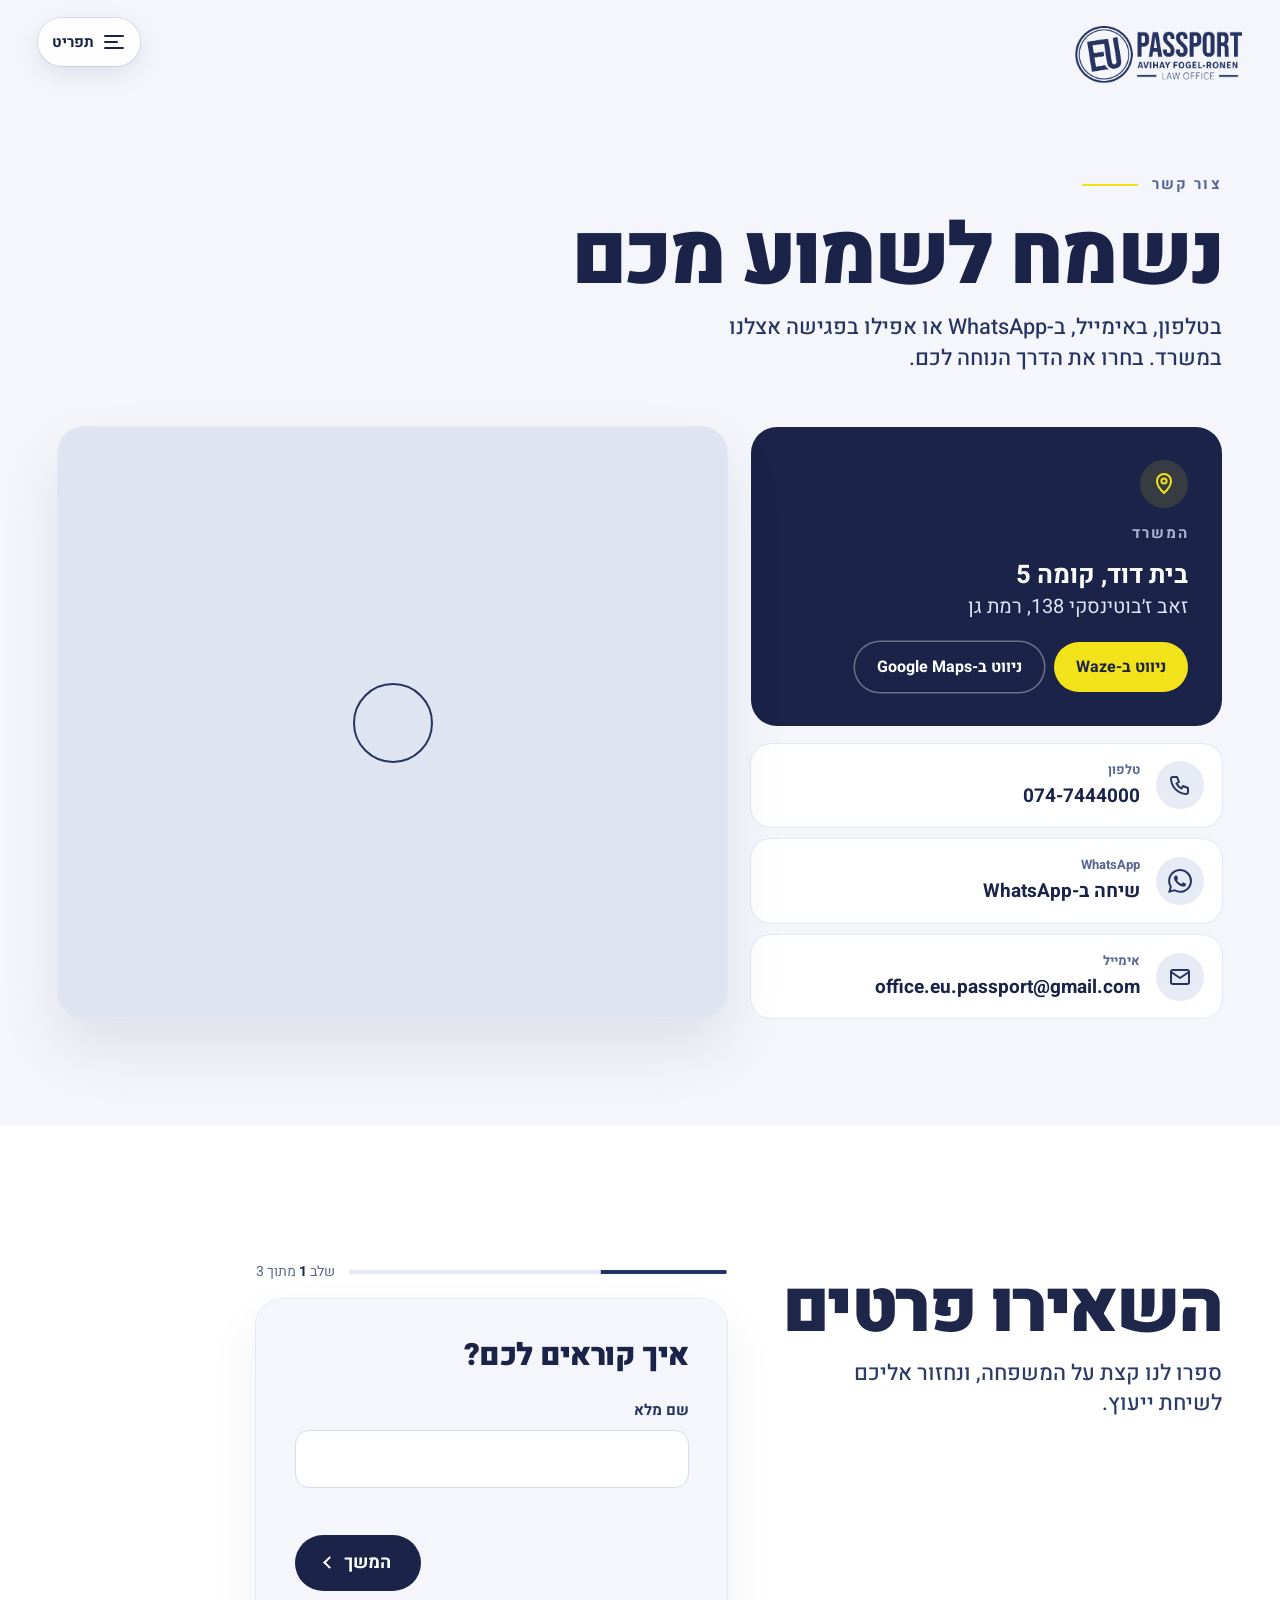
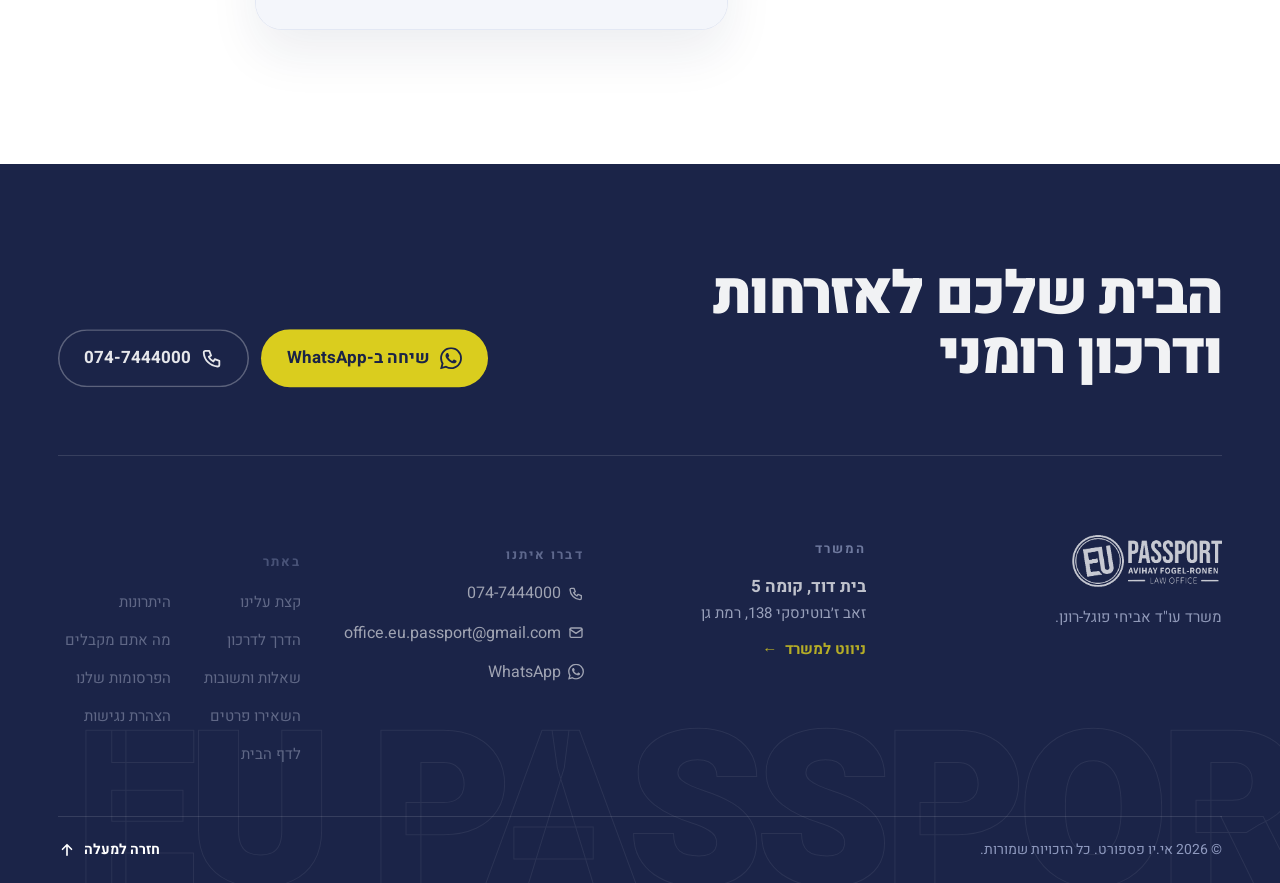
<file: website/contact.html>
<!doctype html>
<html lang="he" dir="rtl">
<head>
  <meta charset="utf-8">
  <meta name="viewport" content="width=device-width, initial-scale=1">
  <!-- Security policy: scripts only from this site; frames only Drive and Google Maps. The
       lead endpoint is reached over https (connect-src). Repeat as an HTTP header on the host,
       together with frame-ancestors, which a meta tag cannot set. -->
  <meta http-equiv="Content-Security-Policy" content="default-src 'self'; script-src 'self'; style-src 'self' 'unsafe-inline'; img-src 'self' data: https://drive.google.com https://*.googleusercontent.com https://*.gstatic.com https://maps.google.com https://*.google.com; font-src 'self'; media-src 'self'; frame-src https://drive.google.com https://maps.google.com https://www.google.com; connect-src 'self' https:; form-action 'self'; base-uri 'self'; object-src 'none'; upgrade-insecure-requests">
  <meta name="referrer" content="strict-origin-when-cross-origin">
  <title>צור קשר | אי.יו פספורט</title>
  <meta name="description" content="משרד אי.יו פספורט: בית דוד, קומה 5, זאב ז׳בוטינסקי 138, רמת גן. טלפון 074-7444000.">
  <meta name="theme-color" content="#f4f6fb">
  <link rel="stylesheet" href="css/style.css">
</head>
<body class="contact-page">
  <a class="skip-link" href="#main">דילוג לתוכן</a>
  <!-- Side menu: closed until the button is pressed (js/site.js). -->
  <button class="menu-btn" id="menu-btn" type="button" aria-expanded="false" aria-controls="side-menu"><span class="menu-lines" aria-hidden="true"><i></i><i></i><i></i></span><span class="menu-label">תפריט</span></button>
  <div class="menu-veil" id="menu-veil" hidden></div>
  <nav class="side-menu" id="side-menu" aria-label="ניווט ראשי" hidden>
    <div class="sm-head">
      <img class="sm-logo" src="assets/img/logo.png" width="462" height="159" alt="EU Passport">
      <button class="sm-close" type="button" aria-label="סגירת התפריט"><svg viewBox="0 0 24 24" aria-hidden="true"><path d="M6 6l12 12M18 6L6 18"/></svg></button>
    </div>
    <ol class="sm-list">
      <li><a href="index.html#top"><span class="sm-num" aria-hidden="true">01</span><span class="sm-text">בית</span></a></li>
      <li><a href="index.html#about"><span class="sm-num" aria-hidden="true">02</span><span class="sm-text">קצת עלינו</span></a></li>
      <li><a href="index.html#advantages"><span class="sm-num" aria-hidden="true">03</span><span class="sm-text">היתרונות</span></a></li>
      <li><a href="index.html#journey"><span class="sm-num" aria-hidden="true">04</span><span class="sm-text">הדרך שלכם לדרכון רומני</span></a></li>
      <li><a href="index.html#services"><span class="sm-num" aria-hidden="true">05</span><span class="sm-text">מה אתם מקבלים מאיתנו</span></a></li>
      <li><a href="index.html#faq"><span class="sm-num" aria-hidden="true">06</span><span class="sm-text">שאלות ותשובות</span></a></li>
      <li><a href="index.html#videos"><span class="sm-num" aria-hidden="true">07</span><span class="sm-text">הפרסומות שלנו</span></a></li>
      <li><a href="index.html#lead"><span class="sm-num" aria-hidden="true">08</span><span class="sm-text">השאירו פרטים</span></a></li>
      <li><a href="contact.html" aria-current="page"><span class="sm-num" aria-hidden="true">09</span><span class="sm-text">צור קשר</span></a></li>
      <li><a href="negishut.html"><span class="sm-num" aria-hidden="true">10</span><span class="sm-text">הצהרת נגישות</span></a></li>
    </ol>
    <div class="sm-foot">
      <a class="ico-link" href="tel:+97247444000"><svg class="ico-inline" viewBox="0 0 24 24" aria-hidden="true"><path d="M5 4h4l2 5-2.5 1.5a11 11 0 0 0 5 5L15 13l5 2v4a2 2 0 0 1-2 2A16 16 0 0 1 3 6a2 2 0 0 1 2-2"/></svg>074-7444000</a>
      <a class="wa-inline" data-whatsapp href="#"><svg class="wa-logo" viewBox="0 0 24 24" aria-hidden="true"><path d="M17.472 14.382c-.297-.149-1.758-.867-2.03-.967-.273-.099-.471-.148-.67.15-.197.297-.767.966-.94 1.164-.173.199-.347.223-.644.075-.297-.15-1.255-.463-2.39-1.475-.883-.788-1.48-1.761-1.653-2.059-.173-.297-.018-.458.13-.606.134-.133.298-.347.446-.52.149-.174.198-.298.298-.497.099-.198.05-.371-.025-.52-.075-.149-.669-1.612-.916-2.207-.242-.579-.487-.5-.669-.51-.173-.008-.371-.01-.57-.01-.198 0-.52.074-.792.372-.272.297-1.04 1.016-1.04 2.479 0 1.462 1.065 2.875 1.213 3.074.149.198 2.096 3.2 5.077 4.487.709.306 1.262.489 1.694.625.712.227 1.36.195 1.871.118.571-.085 1.758-.719 2.006-1.413.248-.694.248-1.289.173-1.413-.074-.124-.272-.198-.57-.347m-5.421 7.403h-.004a9.87 9.87 0 01-5.031-1.378l-.361-.214-3.741.982.998-3.648-.235-.374a9.86 9.86 0 01-1.51-5.26c.001-5.45 4.436-9.884 9.888-9.884 2.64 0 5.122 1.03 6.988 2.898a9.825 9.825 0 012.893 6.994c-.003 5.45-4.437 9.884-9.885 9.884m8.413-18.297A11.815 11.815 0 0012.05 0C5.495 0 .16 5.335.157 11.892c0 2.096.547 4.142 1.588 5.945L.057 24l6.305-1.654a11.882 11.882 0 005.683 1.448h.005c6.554 0 11.89-5.335 11.893-11.893a11.821 11.821 0 00-3.48-8.413Z"/></svg>WhatsApp</a>
      <a class="ico-link" href="mailto:office.eu.passport@gmail.com"><svg class="ico-inline" viewBox="0 0 24 24" aria-hidden="true"><rect x="3" y="5" width="18" height="14" rx="2"/><path d="M3 7l9 6 9-6"/></svg>office.eu.passport@gmail.com</a>
    </div>
  </nav>

  <header class="ct-bar">
    <a href="index.html" aria-label="לדף הבית"><img class="logo" src="assets/img/logo.png" width="462" height="159" alt="EU Passport, משרד עו&quot;ד אביחי פוגל-רונן"></a>
  </header>

  <main id="main">
    <section class="ct-hero" aria-labelledby="ct-title">
      <div class="about-wrap" data-enter="kids">
        <p class="sv-num">צור קשר</p>
        <h1 class="ct-title" id="ct-title">נשמח לשמוע מכם</h1>
        <p class="ct-sub">בטלפון, באימייל, ב-WhatsApp או אפילו בפגישה אצלנו במשרד. בחרו את הדרך הנוחה לכם.</p>
      </div>
    </section>

    <section class="ct-main" aria-label="פרטי המשרד ומפה">
      <div class="about-wrap">
        <div class="ct-info">
          <div class="ct-card ct-address" data-enter>
            <span class="ct-ico" aria-hidden="true"><svg viewBox="0 0 24 24"><path d="M12 21s-7-6.2-7-12a7 7 0 0 1 14 0c0 5.8-7 12-7 12z"/><circle cx="12" cy="9" r="2.6"/></svg></span>
            <h2 class="ct-h">המשרד</h2>
            <address>
              <b>בית דוד, קומה 5</b>
              <span>זאב ז׳בוטינסקי 138, רמת גן</span>
            </address>
            <div class="ct-nav">
              <a class="ct-btn" href="https://waze.com/ul?q=%D7%91%D7%99%D7%AA%20%D7%93%D7%95%D7%93%2C%20%D7%96%D7%90%D7%91%20%D7%96%D7%B3%D7%91%D7%95%D7%98%D7%99%D7%A0%D7%A1%D7%A7%D7%99%20138%2C%20%D7%A8%D7%9E%D7%AA%20%D7%92%D7%9F&amp;navigate=yes" target="_blank" rel="noopener">ניווט ב-Waze</a>
              <a class="ct-btn ct-btn-line" href="https://www.google.com/maps/dir/?api=1&amp;destination=%D7%91%D7%99%D7%AA%20%D7%93%D7%95%D7%93%2C%20%D7%96%D7%90%D7%91%20%D7%96%D7%B3%D7%91%D7%95%D7%98%D7%99%D7%A0%D7%A1%D7%A7%D7%99%20138%2C%20%D7%A8%D7%9E%D7%AA%20%D7%92%D7%9F" target="_blank" rel="noopener">ניווט ב-Google Maps</a>
            </div>
          </div>
          <ul class="ct-links" data-enter="kids">
            <li><a class="ct-link" href="tel:+97247444000"><span class="ct-ico" aria-hidden="true"><svg viewBox="0 0 24 24"><path d="M5 4h4l2 5-2.5 1.5a11 11 0 0 0 5 5L15 13l5 2v4a2 2 0 0 1-2 2A16 16 0 0 1 3 6a2 2 0 0 1 2-2"/></svg></span><span><small>טלפון</small><b dir="ltr">074-7444000</b></span></a></li>
            <li><a class="ct-link ct-wa" data-whatsapp href="#"><span class="ct-ico" aria-hidden="true"><svg class="wa-logo" viewBox="0 0 24 24"><path d="M17.472 14.382c-.297-.149-1.758-.867-2.03-.967-.273-.099-.471-.148-.67.15-.197.297-.767.966-.94 1.164-.173.199-.347.223-.644.075-.297-.15-1.255-.463-2.39-1.475-.883-.788-1.48-1.761-1.653-2.059-.173-.297-.018-.458.13-.606.134-.133.298-.347.446-.52.149-.174.198-.298.298-.497.099-.198.05-.371-.025-.52-.075-.149-.669-1.612-.916-2.207-.242-.579-.487-.5-.669-.51-.173-.008-.371-.01-.57-.01-.198 0-.52.074-.792.372-.272.297-1.04 1.016-1.04 2.479 0 1.462 1.065 2.875 1.213 3.074.149.198 2.096 3.2 5.077 4.487.709.306 1.262.489 1.694.625.712.227 1.36.195 1.871.118.571-.085 1.758-.719 2.006-1.413.248-.694.248-1.289.173-1.413-.074-.124-.272-.198-.57-.347m-5.421 7.403h-.004a9.87 9.87 0 01-5.031-1.378l-.361-.214-3.741.982.998-3.648-.235-.374a9.86 9.86 0 01-1.51-5.26c.001-5.45 4.436-9.884 9.888-9.884 2.64 0 5.122 1.03 6.988 2.898a9.825 9.825 0 012.893 6.994c-.003 5.45-4.437 9.884-9.885 9.884m8.413-18.297A11.815 11.815 0 0012.05 0C5.495 0 .16 5.335.157 11.892c0 2.096.547 4.142 1.588 5.945L.057 24l6.305-1.654a11.882 11.882 0 005.683 1.448h.005c6.554 0 11.89-5.335 11.893-11.893a11.821 11.821 0 00-3.48-8.413Z"/></svg></span><span><small>WhatsApp</small><b>שיחה ב-WhatsApp</b></span></a></li>
            <li><a class="ct-link" href="mailto:office.eu.passport@gmail.com"><span class="ct-ico" aria-hidden="true"><svg viewBox="0 0 24 24"><rect x="3" y="5" width="18" height="14" rx="2"/><path d="M3 7l9 6 9-6"/></svg></span><span><small>אימייל</small><b dir="ltr">office.eu.passport@gmail.com</b></span></a></li>
          </ul>
        </div>
        <figure class="ct-map" data-enter>
          <iframe title="מפה: בית דוד, זאב ז׳בוטינסקי 138, רמת גן" src="https://maps.google.com/maps?q=%D7%91%D7%99%D7%AA%20%D7%93%D7%95%D7%93%2C%20%D7%96%D7%90%D7%91%20%D7%96%D7%B3%D7%91%D7%95%D7%98%D7%99%D7%A0%D7%A1%D7%A7%D7%99%20138%2C%20%D7%A8%D7%9E%D7%AA%20%D7%92%D7%9F&amp;z=16&amp;hl=iw&amp;output=embed" loading="lazy" referrerpolicy="no-referrer-when-downgrade" allowfullscreen></iframe>
          <span class="ct-pin" aria-hidden="true"><b></b></span>
        </figure>
      </div>
    </section>

    <section class="lead lead-contact" id="lead" aria-labelledby="lead-title">
      <div class="about-wrap">
        <header class="lead-head" data-enter="kids">
          <h2 class="lead-title" id="lead-title">השאירו פרטים</h2>
          <p class="lead-sub">ספרו לנו קצת על המשפחה, ונחזור אליכם לשיחת ייעוץ.</p>
        </header>
        <form class="lead-form" data-lead novalidate aria-label="השארת פרטים">
          <div class="lf-progress" aria-hidden="true"><span class="lf-bar"><i></i></span><span class="lf-count">שלב <b class="lf-now">1</b> מתוך 3</span></div>
          <div class="lf-cards">
            <fieldset class="lf-step">
              <legend class="lf-q">איך קוראים לכם?</legend>
              <div class="lf-field" data-rule="name">
                <label for="lf-name-c">שם מלא</label>
                <input id="lf-name-c" name="name" type="text" autocomplete="name" enterkeyhint="next" required>
                <p class="lf-err" aria-live="polite"></p>
              </div>
              <div class="lf-actions"><button class="lf-btn" type="button" data-go="next">המשך</button></div>
            </fieldset>
            <fieldset class="lf-step" hidden>
              <legend class="lf-q">איך נחזור אליכם?</legend>
              <div class="lf-field" data-rule="phone">
                <label for="lf-phone-c">מספר טלפון</label>
                <input id="lf-phone-c" name="phone" type="tel" inputmode="tel" autocomplete="tel" dir="ltr" enterkeyhint="next" required>
                <p class="lf-err" aria-live="polite"></p>
              </div>
              <div class="lf-field" data-rule="email">
                <label for="lf-email-c">כתובת אימייל</label>
                <input id="lf-email-c" name="email" type="email" inputmode="email" autocomplete="email" dir="ltr" enterkeyhint="next" required>
                <p class="lf-err" aria-live="polite"></p>
              </div>
              <div class="lf-actions"><button class="lf-back" type="button" data-go="back">חזרה</button><button class="lf-btn" type="button" data-go="next">המשך</button></div>
            </fieldset>
            <fieldset class="lf-step" hidden>
              <legend class="lf-q">מי במשפחה הגיע מרומניה?</legend>
              <div class="lf-field" data-rule="relation">
                <div class="lf-chips"><label class="lf-chip"><input type="radio" name="relation" value="אבא או אמא"><span>אבא או אמא</span></label><label class="lf-chip"><input type="radio" name="relation" value="סבא או סבתא"><span>סבא או סבתא</span></label><label class="lf-chip"><input type="radio" name="relation" value="סבא רבא או סבתא רבתא"><span>סבא רבא או סבתא רבתא</span></label><label class="lf-chip"><input type="radio" name="relation" value="אני נולדתי ברומניה"><span>אני נולדתי ברומניה</span></label><label class="lf-chip"><input type="radio" name="relation" value="לא בטוח/ה"><span>לא בטוח/ה</span></label><label class="lf-chip"><input type="radio" name="relation" value="אחר"><span>אחר</span></label></div>
                <div class="lf-other" hidden><label for="lf-other-c">פרטו בקצרה</label><input id="lf-other-c" name="relationOther" type="text"></div>
                <p class="lf-err" aria-live="polite"></p>
              </div>
              <div class="lf-actions"><button class="lf-back" type="button" data-go="back">חזרה</button><button class="lf-btn lf-send" type="submit">שליחה</button></div>
              <p class="lf-status" role="status"></p>
            </fieldset>
            <div class="lf-step lf-done" hidden tabindex="-1">
              <span class="lf-check" aria-hidden="true"><svg viewBox="0 0 48 48"><path d="M14 25l7 7 14-15"/></svg></span>
              <h3 class="lf-q">תודה, <span class="lf-thanks-name"></span>!</h3>
              <p>הפרטים התקבלו. נחזור אליכם בהקדם.</p>
            </div>
          </div>
          <label class="lf-trap" aria-hidden="true">אתר<input name="website" type="text" tabindex="-1" autocomplete="off"></label>
        </form>
      </div>
    </section>
  </main>

  <!-- Footer: an invitation, then the details in four clear groups. -->
  <footer class="site-foot" data-dark>
    <div class="about-wrap">
      <div class="ft-cta" data-foot>
        <p class="ft-line">הבית שלכם לאזרחות<br>ודרכון רומני</p>
        <div class="ft-actions">
          <a class="ft-btn ft-btn-wa" data-whatsapp href="#"><svg class="wa-logo" viewBox="0 0 24 24" aria-hidden="true"><path d="M17.472 14.382c-.297-.149-1.758-.867-2.03-.967-.273-.099-.471-.148-.67.15-.197.297-.767.966-.94 1.164-.173.199-.347.223-.644.075-.297-.15-1.255-.463-2.39-1.475-.883-.788-1.48-1.761-1.653-2.059-.173-.297-.018-.458.13-.606.134-.133.298-.347.446-.52.149-.174.198-.298.298-.497.099-.198.05-.371-.025-.52-.075-.149-.669-1.612-.916-2.207-.242-.579-.487-.5-.669-.51-.173-.008-.371-.01-.57-.01-.198 0-.52.074-.792.372-.272.297-1.04 1.016-1.04 2.479 0 1.462 1.065 2.875 1.213 3.074.149.198 2.096 3.2 5.077 4.487.709.306 1.262.489 1.694.625.712.227 1.36.195 1.871.118.571-.085 1.758-.719 2.006-1.413.248-.694.248-1.289.173-1.413-.074-.124-.272-.198-.57-.347m-5.421 7.403h-.004a9.87 9.87 0 01-5.031-1.378l-.361-.214-3.741.982.998-3.648-.235-.374a9.86 9.86 0 01-1.51-5.26c.001-5.45 4.436-9.884 9.888-9.884 2.64 0 5.122 1.03 6.988 2.898a9.825 9.825 0 012.893 6.994c-.003 5.45-4.437 9.884-9.885 9.884m8.413-18.297A11.815 11.815 0 0012.05 0C5.495 0 .16 5.335.157 11.892c0 2.096.547 4.142 1.588 5.945L.057 24l6.305-1.654a11.882 11.882 0 005.683 1.448h.005c6.554 0 11.89-5.335 11.893-11.893a11.821 11.821 0 00-3.48-8.413Z"/></svg>שיחה ב-WhatsApp</a>
          <a class="ft-btn" href="tel:+97247444000"><svg viewBox="0 0 24 24" aria-hidden="true"><path d="M5 4h4l2 5-2.5 1.5a11 11 0 0 0 5 5L15 13l5 2v4a2 2 0 0 1-2 2A16 16 0 0 1 3 6a2 2 0 0 1 2-2"/></svg><span dir="ltr">074-7444000</span></a>
        </div>
      </div>
      <div class="ft-grid" data-foot>
        <div class="ft-col ft-brand">
          <img class="foot-logo" src="assets/img/logo.png" width="462" height="159" alt="EU Passport, משרד עו&quot;ד אביחי פוגל-רונן" loading="lazy">
          <p>משרד עו&quot;ד אביחי פוגל-רונן.</p>
        </div>
        <div class="ft-col">
          <h2 class="ft-h">המשרד</h2>
          <address class="ft-address"><b>בית דוד, קומה 5</b><span>זאב ז׳בוטינסקי 138, רמת גן</span></address>
          <a class="ft-more" href="https://waze.com/ul?q=%D7%91%D7%99%D7%AA%20%D7%93%D7%95%D7%93%2C%20%D7%96%D7%90%D7%91%20%D7%96%D7%B3%D7%91%D7%95%D7%98%D7%99%D7%A0%D7%A1%D7%A7%D7%99%20138%2C%20%D7%A8%D7%9E%D7%AA%20%D7%92%D7%9F&amp;navigate=yes" target="_blank" rel="noopener">ניווט למשרד</a>
        </div>
        <div class="ft-col">
          <h2 class="ft-h">דברו איתנו</h2>
          <ul class="ft-list">
            <li><a class="ico-link" href="tel:+97247444000"><svg class="ico-inline" viewBox="0 0 24 24" aria-hidden="true"><path d="M5 4h4l2 5-2.5 1.5a11 11 0 0 0 5 5L15 13l5 2v4a2 2 0 0 1-2 2A16 16 0 0 1 3 6a2 2 0 0 1 2-2"/></svg><span dir="ltr">074-7444000</span></a></li>
            <li><a class="ico-link" href="mailto:office.eu.passport@gmail.com"><svg class="ico-inline" viewBox="0 0 24 24" aria-hidden="true"><rect x="3" y="5" width="18" height="14" rx="2"/><path d="M3 7l9 6 9-6"/></svg>office.eu.passport@gmail.com</a></li>
            <li><a class="wa-inline" data-whatsapp href="#"><svg class="wa-logo" viewBox="0 0 24 24" aria-hidden="true"><path d="M17.472 14.382c-.297-.149-1.758-.867-2.03-.967-.273-.099-.471-.148-.67.15-.197.297-.767.966-.94 1.164-.173.199-.347.223-.644.075-.297-.15-1.255-.463-2.39-1.475-.883-.788-1.48-1.761-1.653-2.059-.173-.297-.018-.458.13-.606.134-.133.298-.347.446-.52.149-.174.198-.298.298-.497.099-.198.05-.371-.025-.52-.075-.149-.669-1.612-.916-2.207-.242-.579-.487-.5-.669-.51-.173-.008-.371-.01-.57-.01-.198 0-.52.074-.792.372-.272.297-1.04 1.016-1.04 2.479 0 1.462 1.065 2.875 1.213 3.074.149.198 2.096 3.2 5.077 4.487.709.306 1.262.489 1.694.625.712.227 1.36.195 1.871.118.571-.085 1.758-.719 2.006-1.413.248-.694.248-1.289.173-1.413-.074-.124-.272-.198-.57-.347m-5.421 7.403h-.004a9.87 9.87 0 01-5.031-1.378l-.361-.214-3.741.982.998-3.648-.235-.374a9.86 9.86 0 01-1.51-5.26c.001-5.45 4.436-9.884 9.888-9.884 2.64 0 5.122 1.03 6.988 2.898a9.825 9.825 0 012.893 6.994c-.003 5.45-4.437 9.884-9.885 9.884m8.413-18.297A11.815 11.815 0 0012.05 0C5.495 0 .16 5.335.157 11.892c0 2.096.547 4.142 1.588 5.945L.057 24l6.305-1.654a11.882 11.882 0 005.683 1.448h.005c6.554 0 11.89-5.335 11.893-11.893a11.821 11.821 0 00-3.48-8.413Z"/></svg>WhatsApp</a></li>
          </ul>
        </div>
        <nav class="ft-col" aria-label="ניווט בתחתית העמוד">
          <h2 class="ft-h">באתר</h2>
          <ul class="ft-list ft-nav"><li><a href="index.html#about">קצת עלינו</a></li><li><a href="index.html#advantages">היתרונות</a></li><li><a href="index.html#journey">הדרך לדרכון</a></li><li><a href="index.html#services">מה אתם מקבלים</a></li><li><a href="index.html#faq">שאלות ותשובות</a></li><li><a href="index.html#videos">הפרסומות שלנו</a></li><li><a href="index.html#lead">השאירו פרטים</a></li><li><a href="negishut.html">הצהרת נגישות</a></li><li><a href="index.html">לדף הבית</a></li></ul>
        </nav>
      </div>
      <div class="ft-bottom">
        <p>© <span class="ft-year">2026</span> אי.יו פספורט. כל הזכויות שמורות.</p>
        <a class="ft-top" href="#main">חזרה למעלה<svg viewBox="0 0 24 24" aria-hidden="true"><path d="M12 19V5M6 11l6-6 6 6"/></svg></a>
      </div>
    </div>
    <p class="ft-word" aria-hidden="true">EU PASSPORT</p>
  </footer>

  <script src="js/config.js" defer></script>
  <script src="js/vendor/gsap.min.js" defer></script>
  <script src="js/vendor/ScrollTrigger.min.js" defer></script>
  <script src="js/site.js" defer></script>
</body>
</html>
</file>
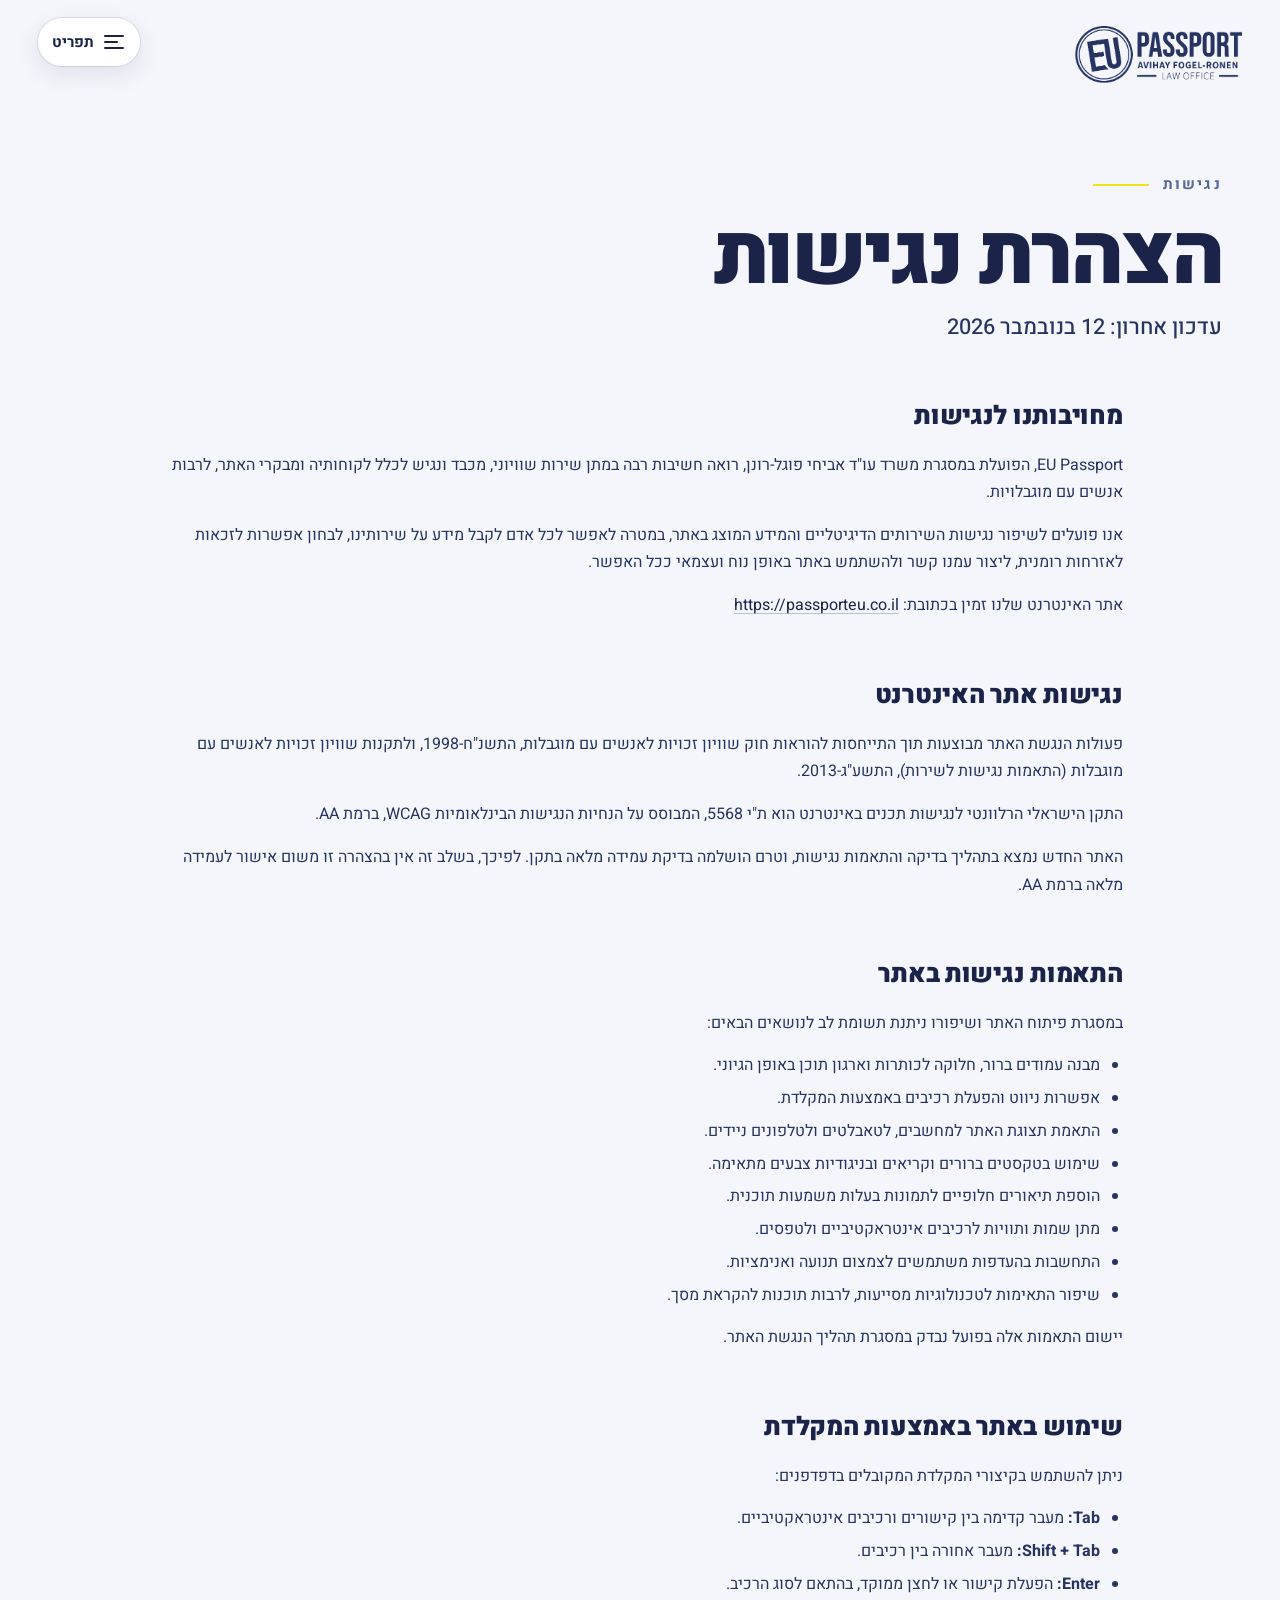
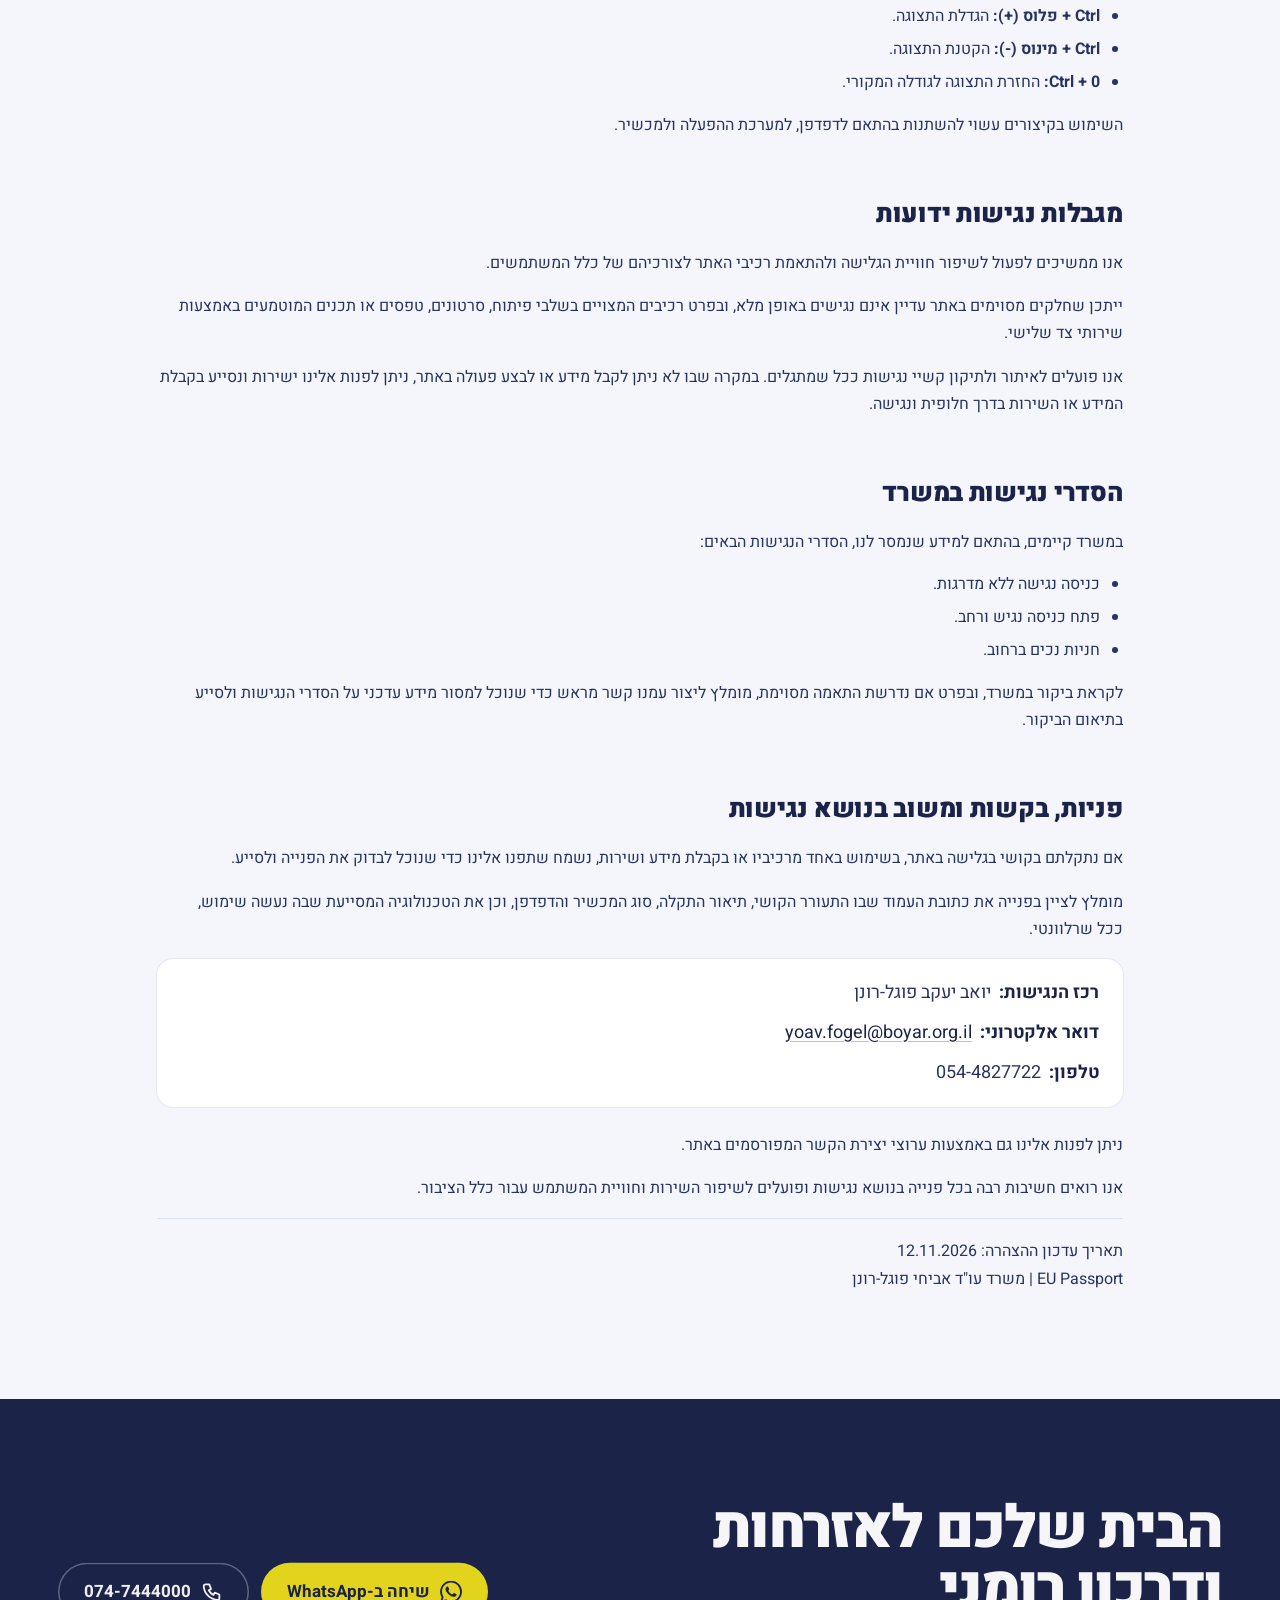
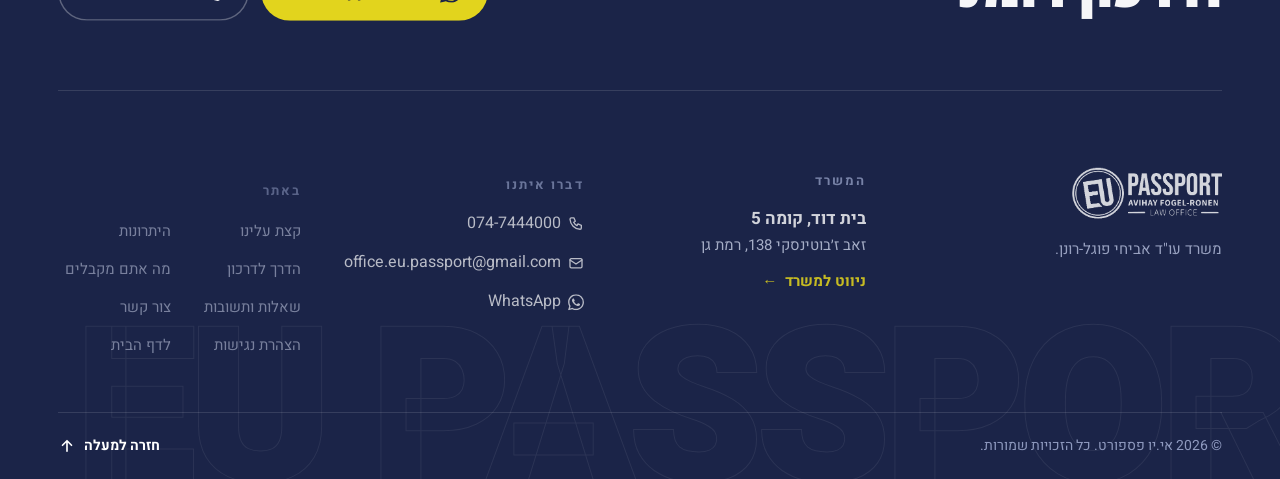
<file: website/negishut.html>
<!doctype html>
<html lang="he" dir="rtl">
<head>
  <meta charset="utf-8">
  <meta name="viewport" content="width=device-width, initial-scale=1">
  <!-- Security policy: scripts only from this site; frames only Drive and Google Maps. The
       lead endpoint is reached over https (connect-src). Repeat as an HTTP header on the host,
       together with frame-ancestors, which a meta tag cannot set. -->
  <meta http-equiv="Content-Security-Policy" content="default-src 'self'; script-src 'self'; style-src 'self' 'unsafe-inline'; img-src 'self' data: https://drive.google.com https://*.googleusercontent.com https://*.gstatic.com https://maps.google.com https://*.google.com; font-src 'self'; media-src 'self'; frame-src https://drive.google.com https://maps.google.com https://www.google.com; connect-src 'self' https:; form-action 'self'; base-uri 'self'; object-src 'none'; upgrade-insecure-requests">
  <meta name="referrer" content="strict-origin-when-cross-origin">
  <title>הצהרת נגישות | אי.יו פספורט</title>
  <meta name="description" content="הצהרת הנגישות של אי.יו פספורט: מחויבות לנגישות, התאמות שבוצעו, מגבלות ידועות ופרטי רכז הנגישות.">
  <meta name="theme-color" content="#f4f6fb">
  <link rel="stylesheet" href="css/style.css">
</head>
<body class="contact-page">
  <a class="skip-link" href="#main">דילוג לתוכן</a>
  <!-- Side menu: closed until the button is pressed (js/site.js). -->
  <button class="menu-btn" id="menu-btn" type="button" aria-expanded="false" aria-controls="side-menu"><span class="menu-lines" aria-hidden="true"><i></i><i></i><i></i></span><span class="menu-label">תפריט</span></button>
  <div class="menu-veil" id="menu-veil" hidden></div>
  <nav class="side-menu" id="side-menu" aria-label="ניווט ראשי" hidden>
    <div class="sm-head">
      <img class="sm-logo" src="assets/img/logo.png" width="462" height="159" alt="EU Passport">
      <button class="sm-close" type="button" aria-label="סגירת התפריט"><svg viewBox="0 0 24 24" aria-hidden="true"><path d="M6 6l12 12M18 6L6 18"/></svg></button>
    </div>
    <ol class="sm-list">
      <li><a href="index.html#top"><span class="sm-num" aria-hidden="true">01</span><span class="sm-text">בית</span></a></li>
      <li><a href="index.html#about"><span class="sm-num" aria-hidden="true">02</span><span class="sm-text">קצת עלינו</span></a></li>
      <li><a href="index.html#advantages"><span class="sm-num" aria-hidden="true">03</span><span class="sm-text">היתרונות</span></a></li>
      <li><a href="index.html#journey"><span class="sm-num" aria-hidden="true">04</span><span class="sm-text">הדרך שלכם לדרכון רומני</span></a></li>
      <li><a href="index.html#services"><span class="sm-num" aria-hidden="true">05</span><span class="sm-text">מה אתם מקבלים מאיתנו</span></a></li>
      <li><a href="index.html#faq"><span class="sm-num" aria-hidden="true">06</span><span class="sm-text">שאלות ותשובות</span></a></li>
      <li><a href="index.html#videos"><span class="sm-num" aria-hidden="true">07</span><span class="sm-text">הפרסומות שלנו</span></a></li>
      <li><a href="index.html#lead"><span class="sm-num" aria-hidden="true">08</span><span class="sm-text">השאירו פרטים</span></a></li>
      <li><a href="contact.html"><span class="sm-num" aria-hidden="true">09</span><span class="sm-text">צור קשר</span></a></li>
      <li><a href="negishut.html" aria-current="page"><span class="sm-num" aria-hidden="true">10</span><span class="sm-text">הצהרת נגישות</span></a></li>
    </ol>
    <div class="sm-foot">
      <a class="ico-link" href="tel:+97247444000"><svg class="ico-inline" viewBox="0 0 24 24" aria-hidden="true"><path d="M5 4h4l2 5-2.5 1.5a11 11 0 0 0 5 5L15 13l5 2v4a2 2 0 0 1-2 2A16 16 0 0 1 3 6a2 2 0 0 1 2-2"/></svg>074-7444000</a>
      <a class="wa-inline" data-whatsapp href="#"><svg class="wa-logo" viewBox="0 0 24 24" aria-hidden="true"><path d="M17.472 14.382c-.297-.149-1.758-.867-2.03-.967-.273-.099-.471-.148-.67.15-.197.297-.767.966-.94 1.164-.173.199-.347.223-.644.075-.297-.15-1.255-.463-2.39-1.475-.883-.788-1.48-1.761-1.653-2.059-.173-.297-.018-.458.13-.606.134-.133.298-.347.446-.52.149-.174.198-.298.298-.497.099-.198.05-.371-.025-.52-.075-.149-.669-1.612-.916-2.207-.242-.579-.487-.5-.669-.51-.173-.008-.371-.01-.57-.01-.198 0-.52.074-.792.372-.272.297-1.04 1.016-1.04 2.479 0 1.462 1.065 2.875 1.213 3.074.149.198 2.096 3.2 5.077 4.487.709.306 1.262.489 1.694.625.712.227 1.36.195 1.871.118.571-.085 1.758-.719 2.006-1.413.248-.694.248-1.289.173-1.413-.074-.124-.272-.198-.57-.347m-5.421 7.403h-.004a9.87 9.87 0 01-5.031-1.378l-.361-.214-3.741.982.998-3.648-.235-.374a9.86 9.86 0 01-1.51-5.26c.001-5.45 4.436-9.884 9.888-9.884 2.64 0 5.122 1.03 6.988 2.898a9.825 9.825 0 012.893 6.994c-.003 5.45-4.437 9.884-9.885 9.884m8.413-18.297A11.815 11.815 0 0012.05 0C5.495 0 .16 5.335.157 11.892c0 2.096.547 4.142 1.588 5.945L.057 24l6.305-1.654a11.882 11.882 0 005.683 1.448h.005c6.554 0 11.89-5.335 11.893-11.893a11.821 11.821 0 00-3.48-8.413Z"/></svg>WhatsApp</a>
      <a class="ico-link" href="mailto:office.eu.passport@gmail.com"><svg class="ico-inline" viewBox="0 0 24 24" aria-hidden="true"><rect x="3" y="5" width="18" height="14" rx="2"/><path d="M3 7l9 6 9-6"/></svg>office.eu.passport@gmail.com</a>
    </div>
  </nav>

  <header class="ct-bar">
    <a href="index.html" aria-label="לדף הבית"><img class="logo" src="assets/img/logo.png" width="462" height="159" alt="EU Passport, משרד עו&quot;ד אביחי פוגל-רונן"></a>
  </header>

  <main id="main">
    <section class="ct-hero" aria-labelledby="lg-title">
      <div class="about-wrap" data-enter="kids">
        <p class="sv-num">נגישות</p>
        <h1 class="ct-title" id="lg-title">הצהרת נגישות</h1>
        <p class="ct-sub">עדכון אחרון: 12 בנובמבר 2026</p>
      </div>
    </section>

    <section class="lg-body" aria-label="תוכן ההצהרה">
      <div class="about-wrap">
        <div class="lg-col">

          <h2>מחויבותנו לנגישות</h2>
          <p>EU Passport, הפועלת במסגרת משרד עו"ד אביחי פוגל-רונן, רואה חשיבות רבה במתן שירות שוויוני, מכבד ונגיש לכלל לקוחותיה ומבקרי האתר, לרבות אנשים עם מוגבלויות.</p>
          <p>אנו פועלים לשיפור נגישות השירותים הדיגיטליים והמידע המוצג באתר, במטרה לאפשר לכל אדם לקבל מידע על שירותינו, לבחון אפשרות לזכאות לאזרחות רומנית, ליצור עמנו קשר ולהשתמש באתר באופן נוח ועצמאי ככל האפשר.</p>
          <p>אתר האינטרנט שלנו זמין בכתובת: <a href="https://passporteu.co.il">https://passporteu.co.il</a></p>

          <h2>נגישות אתר האינטרנט</h2>
          <p>פעולות הנגשת האתר מבוצעות תוך התייחסות להוראות חוק שוויון זכויות לאנשים עם מוגבלות, התשנ"ח-1998, ולתקנות שוויון זכויות לאנשים עם מוגבלות (התאמות נגישות לשירות), התשע"ג-2013.</p>
          <p>התקן הישראלי הרלוונטי לנגישות תכנים באינטרנט הוא ת"י 5568, המבוסס על הנחיות הנגישות הבינלאומיות WCAG, ברמת AA.</p>
          <p>האתר החדש נמצא בתהליך בדיקה והתאמות נגישות, וטרם הושלמה בדיקת עמידה מלאה בתקן. לפיכך, בשלב זה אין בהצהרה זו משום אישור לעמידה מלאה ברמת AA.</p>

          <h2>התאמות נגישות באתר</h2>
          <p>במסגרת פיתוח האתר ושיפורו ניתנת תשומת לב לנושאים הבאים:</p>
          <ul>
            <li>מבנה עמודים ברור, חלוקה לכותרות וארגון תוכן באופן הגיוני.</li>
            <li>אפשרות ניווט והפעלת רכיבים באמצעות המקלדת.</li>
            <li>התאמת תצוגת האתר למחשבים, לטאבלטים ולטלפונים ניידים.</li>
            <li>שימוש בטקסטים ברורים וקריאים ובניגודיות צבעים מתאימה.</li>
            <li>הוספת תיאורים חלופיים לתמונות בעלות משמעות תוכנית.</li>
            <li>מתן שמות ותוויות לרכיבים אינטראקטיביים ולטפסים.</li>
            <li>התחשבות בהעדפות משתמשים לצמצום תנועה ואנימציות.</li>
            <li>שיפור התאימות לטכנולוגיות מסייעות, לרבות תוכנות להקראת מסך.</li>
          </ul>
          <p>יישום התאמות אלה בפועל נבדק במסגרת תהליך הנגשת האתר.</p>

          <h2>שימוש באתר באמצעות המקלדת</h2>
          <p>ניתן להשתמש בקיצורי המקלדת המקובלים בדפדפנים:</p>
          <ul>
            <li><b>Tab:</b> מעבר קדימה בין קישורים ורכיבים אינטראקטיביים.</li>
            <li><b>Shift + Tab:</b> מעבר אחורה בין רכיבים.</li>
            <li><b>Enter:</b> הפעלת קישור או לחצן ממוקד, בהתאם לסוג הרכיב.</li>
            <li><b>Ctrl + פלוס (+):</b> הגדלת התצוגה.</li>
            <li><b>Ctrl + מינוס (-):</b> הקטנת התצוגה.</li>
            <li><b>Ctrl + 0:</b> החזרת התצוגה לגודלה המקורי.</li>
          </ul>
          <p>השימוש בקיצורים עשוי להשתנות בהתאם לדפדפן, למערכת ההפעלה ולמכשיר.</p>

          <h2>מגבלות נגישות ידועות</h2>
          <p>אנו ממשיכים לפעול לשיפור חוויית הגלישה ולהתאמת רכיבי האתר לצורכיהם של כלל המשתמשים.</p>
          <p>ייתכן שחלקים מסוימים באתר עדיין אינם נגישים באופן מלא, ובפרט רכיבים המצויים בשלבי פיתוח, סרטונים, טפסים או תכנים המוטמעים באמצעות שירותי צד שלישי.</p>
          <p>אנו פועלים לאיתור ולתיקון קשיי נגישות ככל שמתגלים. במקרה שבו לא ניתן לקבל מידע או לבצע פעולה באתר, ניתן לפנות אלינו ישירות ונסייע בקבלת המידע או השירות בדרך חלופית ונגישה.</p>

          <h2>הסדרי נגישות במשרד</h2>
          <p>במשרד קיימים, בהתאם למידע שנמסר לנו, הסדרי הנגישות הבאים:</p>
          <ul>
            <li>כניסה נגישה ללא מדרגות.</li>
            <li>פתח כניסה נגיש ורחב.</li>
            <li>חניות נכים ברחוב.</li>
          </ul>
          <p>לקראת ביקור במשרד, ובפרט אם נדרשת התאמה מסוימת, מומלץ ליצור עמנו קשר מראש כדי שנוכל למסור מידע עדכני על הסדרי הנגישות ולסייע בתיאום הביקור.</p>

          <h2>פניות, בקשות ומשוב בנושא נגישות</h2>
          <p>אם נתקלתם בקושי בגלישה באתר, בשימוש באחד מרכיביו או בקבלת מידע ושירות, נשמח שתפנו אלינו כדי שנוכל לבדוק את הפנייה ולסייע.</p>
          <p>מומלץ לציין בפנייה את כתובת העמוד שבו התעורר הקושי, תיאור התקלה, סוג המכשיר והדפדפן, וכן את הטכנולוגיה המסייעת שבה נעשה שימוש, ככל שרלוונטי.</p>
          <dl class="lg-contact">
            <div><dt>רכז הנגישות</dt><dd>יואב יעקב פוגל-רונן</dd></div>
            <div><dt>דואר אלקטרוני</dt><dd><a href="mailto:yoav.fogel@boyar.org.il">yoav.fogel@boyar.org.il</a></dd></div>
            <div><dt>טלפון</dt><dd><span dir="ltr">054-4827722</span></dd></div>
          </dl>
          <p>ניתן לפנות אלינו גם באמצעות ערוצי יצירת הקשר המפורסמים באתר.</p>
          <p>אנו רואים חשיבות רבה בכל פנייה בנושא נגישות ופועלים לשיפור השירות וחוויית המשתמש עבור כלל הציבור.</p>

          <p class="lg-updated">תאריך עדכון ההצהרה: 12.11.2026<br>EU Passport | משרד עו"ד אביחי פוגל-רונן</p>

        </div>
      </div>
    </section>
  </main>

  <footer class="site-foot" data-dark>
    <div class="about-wrap">
      <div class="ft-cta" data-foot>
        <p class="ft-line">הבית שלכם לאזרחות<br>ודרכון רומני</p>
        <div class="ft-actions">
          <a class="ft-btn ft-btn-wa" data-whatsapp href="#"><svg class="wa-logo" viewBox="0 0 24 24" aria-hidden="true"><path d="M17.472 14.382c-.297-.149-1.758-.867-2.03-.967-.273-.099-.471-.148-.67.15-.197.297-.767.966-.94 1.164-.173.199-.347.223-.644.075-.297-.15-1.255-.463-2.39-1.475-.883-.788-1.48-1.761-1.653-2.059-.173-.297-.018-.458.13-.606.134-.133.298-.347.446-.52.149-.174.198-.298.298-.497.099-.198.05-.371-.025-.52-.075-.149-.669-1.612-.916-2.207-.242-.579-.487-.5-.669-.51-.173-.008-.371-.01-.57-.01-.198 0-.52.074-.792.372-.272.297-1.04 1.016-1.04 2.479 0 1.462 1.065 2.875 1.213 3.074.149.198 2.096 3.2 5.077 4.487.709.306 1.262.489 1.694.625.712.227 1.36.195 1.871.118.571-.085 1.758-.719 2.006-1.413.248-.694.248-1.289.173-1.413-.074-.124-.272-.198-.57-.347m-5.421 7.403h-.004a9.87 9.87 0 01-5.031-1.378l-.361-.214-3.741.982.998-3.648-.235-.374a9.86 9.86 0 01-1.51-5.26c.001-5.45 4.436-9.884 9.888-9.884 2.64 0 5.122 1.03 6.988 2.898a9.825 9.825 0 012.893 6.994c-.003 5.45-4.437 9.884-9.885 9.884m8.413-18.297A11.815 11.815 0 0012.05 0C5.495 0 .16 5.335.157 11.892c0 2.096.547 4.142 1.588 5.945L.057 24l6.305-1.654a11.882 11.882 0 005.683 1.448h.005c6.554 0 11.89-5.335 11.893-11.893a11.821 11.821 0 00-3.48-8.413Z"/></svg>שיחה ב-WhatsApp</a>
          <a class="ft-btn" href="tel:+97247444000"><svg viewBox="0 0 24 24" aria-hidden="true"><path d="M5 4h4l2 5-2.5 1.5a11 11 0 0 0 5 5L15 13l5 2v4a2 2 0 0 1-2 2A16 16 0 0 1 3 6a2 2 0 0 1 2-2"/></svg><span dir="ltr">074-7444000</span></a>
        </div>
      </div>
      <div class="ft-grid" data-foot>
        <div class="ft-col ft-brand">
          <img class="foot-logo" src="assets/img/logo.png" width="462" height="159" alt="EU Passport, משרד עו&quot;ד אביחי פוגל-רונן" loading="lazy">
          <p>משרד עו&quot;ד אביחי פוגל-רונן.</p>
        </div>
        <div class="ft-col">
          <h2 class="ft-h">המשרד</h2>
          <address class="ft-address"><b>בית דוד, קומה 5</b><span>זאב ז׳בוטינסקי 138, רמת גן</span></address>
          <a class="ft-more" href="https://waze.com/ul?q=%D7%91%D7%99%D7%AA%20%D7%93%D7%95%D7%93%2C%20%D7%96%D7%90%D7%91%20%D7%96%D7%B3%D7%91%D7%95%D7%98%D7%99%D7%A0%D7%A1%D7%A7%D7%99%20138%2C%20%D7%A8%D7%9E%D7%AA%20%D7%92%D7%9F&amp;navigate=yes" target="_blank" rel="noopener">ניווט למשרד</a>
        </div>
        <div class="ft-col">
          <h2 class="ft-h">דברו איתנו</h2>
          <ul class="ft-list">
            <li><a class="ico-link" href="tel:+97247444000"><svg class="ico-inline" viewBox="0 0 24 24" aria-hidden="true"><path d="M5 4h4l2 5-2.5 1.5a11 11 0 0 0 5 5L15 13l5 2v4a2 2 0 0 1-2 2A16 16 0 0 1 3 6a2 2 0 0 1 2-2"/></svg><span dir="ltr">074-7444000</span></a></li>
            <li><a class="ico-link" href="mailto:office.eu.passport@gmail.com"><svg class="ico-inline" viewBox="0 0 24 24" aria-hidden="true"><rect x="3" y="5" width="18" height="14" rx="2"/><path d="M3 7l9 6 9-6"/></svg>office.eu.passport@gmail.com</a></li>
            <li><a class="wa-inline" data-whatsapp href="#"><svg class="wa-logo" viewBox="0 0 24 24" aria-hidden="true"><path d="M17.472 14.382c-.297-.149-1.758-.867-2.03-.967-.273-.099-.471-.148-.67.15-.197.297-.767.966-.94 1.164-.173.199-.347.223-.644.075-.297-.15-1.255-.463-2.39-1.475-.883-.788-1.48-1.761-1.653-2.059-.173-.297-.018-.458.13-.606.134-.133.298-.347.446-.52.149-.174.198-.298.298-.497.099-.198.05-.371-.025-.52-.075-.149-.669-1.612-.916-2.207-.242-.579-.487-.5-.669-.51-.173-.008-.371-.01-.57-.01-.198 0-.52.074-.792.372-.272.297-1.04 1.016-1.04 2.479 0 1.462 1.065 2.875 1.213 3.074.149.198 2.096 3.2 5.077 4.487.709.306 1.262.489 1.694.625.712.227 1.36.195 1.871.118.571-.085 1.758-.719 2.006-1.413.248-.694.248-1.289.173-1.413-.074-.124-.272-.198-.57-.347m-5.421 7.403h-.004a9.87 9.87 0 01-5.031-1.378l-.361-.214-3.741.982.998-3.648-.235-.374a9.86 9.86 0 01-1.51-5.26c.001-5.45 4.436-9.884 9.888-9.884 2.64 0 5.122 1.03 6.988 2.898a9.825 9.825 0 012.893 6.994c-.003 5.45-4.437 9.884-9.885 9.884m8.413-18.297A11.815 11.815 0 0012.05 0C5.495 0 .16 5.335.157 11.892c0 2.096.547 4.142 1.588 5.945L.057 24l6.305-1.654a11.882 11.882 0 005.683 1.448h.005c6.554 0 11.89-5.335 11.893-11.893a11.821 11.821 0 00-3.48-8.413Z"/></svg>WhatsApp</a></li>
          </ul>
        </div>
        <nav class="ft-col" aria-label="ניווט בתחתית העמוד">
          <h2 class="ft-h">באתר</h2>
          <ul class="ft-list ft-nav"><li><a href="index.html#about">קצת עלינו</a></li><li><a href="index.html#advantages">היתרונות</a></li><li><a href="index.html#journey">הדרך לדרכון</a></li><li><a href="index.html#services">מה אתם מקבלים</a></li><li><a href="index.html#faq">שאלות ותשובות</a></li><li><a href="contact.html">צור קשר</a></li><li><a href="negishut.html" aria-current="page">הצהרת נגישות</a></li><li><a href="index.html">לדף הבית</a></li></ul>
        </nav>
      </div>
      <div class="ft-bottom">
        <p>© <span class="ft-year">2026</span> אי.יו פספורט. כל הזכויות שמורות.</p>
        <a class="ft-top" href="#main">חזרה למעלה<svg viewBox="0 0 24 24" aria-hidden="true"><path d="M12 19V5M6 11l6-6 6 6"/></svg></a>
      </div>
    </div>
    <p class="ft-word" aria-hidden="true">EU PASSPORT</p>
  </footer>

  <script src="js/config.js" defer></script>
  <script src="js/vendor/gsap.min.js" defer></script>
  <script src="js/vendor/ScrollTrigger.min.js" defer></script>
  <script src="js/site.js" defer></script>
</body>
</html>
</file>
<file: demo/css/lenis.css>
html.lenis,
html.lenis body {
  height: auto;
}

.lenis:not(.lenis-autoToggle).lenis-stopped {
  overflow: clip;
}

.lenis [data-lenis-prevent],
.lenis [data-lenis-prevent-wheel],
.lenis [data-lenis-prevent-touch],
.lenis [data-lenis-prevent-vertical],
.lenis [data-lenis-prevent-horizontal] {
  overscroll-behavior: contain;
}

.lenis.lenis-smooth iframe {
  pointer-events: none;
}

.lenis.lenis-autoToggle {
  transition-property: overflow;
  transition-duration: 1ms;
  transition-behavior: allow-discrete;
}
</file>
<file: demo/css/demo.css>
/* EU Passport demo: "the boutique counter". Brand navy and yellow, Romanian-flag tints as fields. */

@font-face { font-family: "Heebo"; src: url("../assets/fonts/heebo-hebrew-400-normal.woff2") format("woff2"); font-weight: 400; font-display: swap; unicode-range: U+0307-0308, U+0590-05FF, U+200C-2010, U+20AA, U+25CC, U+FB1D-FB4F; }
@font-face { font-family: "Heebo"; src: url("../assets/fonts/heebo-hebrew-500-normal.woff2") format("woff2"); font-weight: 500; font-display: swap; unicode-range: U+0307-0308, U+0590-05FF, U+200C-2010, U+20AA, U+25CC, U+FB1D-FB4F; }
@font-face { font-family: "Heebo"; src: url("../assets/fonts/heebo-hebrew-700-normal.woff2") format("woff2"); font-weight: 700; font-display: swap; unicode-range: U+0307-0308, U+0590-05FF, U+200C-2010, U+20AA, U+25CC, U+FB1D-FB4F; }
@font-face { font-family: "Heebo"; src: url("../assets/fonts/heebo-hebrew-900-normal.woff2") format("woff2"); font-weight: 900; font-display: swap; unicode-range: U+0307-0308, U+0590-05FF, U+200C-2010, U+20AA, U+25CC, U+FB1D-FB4F; }
@font-face { font-family: "Heebo"; src: url("../assets/fonts/heebo-latin-400-normal.woff2") format("woff2"); font-weight: 400; font-display: swap; unicode-range: U+0000-00FF, U+0131, U+0152-0153, U+02BB-02BC, U+02C6, U+02DA, U+02DC, U+0304, U+0308, U+0329, U+2000-206F, U+20AC, U+2122, U+2191, U+2193, U+2212, U+2215, U+FEFF, U+FFFD; }
@font-face { font-family: "Heebo"; src: url("../assets/fonts/heebo-latin-500-normal.woff2") format("woff2"); font-weight: 500; font-display: swap; unicode-range: U+0000-00FF, U+0131, U+0152-0153, U+02BB-02BC, U+02C6, U+02DA, U+02DC, U+0304, U+0308, U+0329, U+2000-206F, U+20AC, U+2122, U+2191, U+2193, U+2212, U+2215, U+FEFF, U+FFFD; }
@font-face { font-family: "Heebo"; src: url("../assets/fonts/heebo-latin-700-normal.woff2") format("woff2"); font-weight: 700; font-display: swap; unicode-range: U+0000-00FF, U+0131, U+0152-0153, U+02BB-02BC, U+02C6, U+02DA, U+02DC, U+0304, U+0308, U+0329, U+2000-206F, U+20AC, U+2122, U+2191, U+2193, U+2212, U+2215, U+FEFF, U+FFFD; }
@font-face { font-family: "Heebo"; src: url("../assets/fonts/heebo-latin-900-normal.woff2") format("woff2"); font-weight: 900; font-display: swap; unicode-range: U+0000-00FF, U+0131, U+0152-0153, U+02BB-02BC, U+02C6, U+02DA, U+02DC, U+0304, U+0308, U+0329, U+2000-206F, U+20AC, U+2122, U+2191, U+2193, U+2212, U+2215, U+FEFF, U+FFFD; }

:root {
  /* Brand */
  --navy-deep: #1b2448;
  --navy: #273462;
  --navy-2: #3a4a85;
  --navy-3: #6674ad;
  --navy-4: #c3cbe6;
  --yellow: #f2e21a;
  /* Romanian-flag tints used as whole fields */
  --blue-soft: #e6ebf6;
  --red-soft: #fbe3e5;
  --paper: #ffffff;
  --ink: #1d2433;
  --ink-soft: #4a5268;
  --on-dark: #ffffff;
  --on-dark-soft: #c9cfe3;
  --passport: #6b1d2a;
  --passport-gold: #d9b45a;

  /* Five type steps */
  --t-display: clamp(40px, 6vw, 96px);
  --t-large: clamp(24px, 2.5vw, 36px);
  --t-medium: clamp(19px, 1.5vw, 22px);
  --t-body: 18px;
  --t-small: 15px;

  --margin: 32px;
  --gap: 24px;
  --section: clamp(72px, 8vw, 120px);
  --ease-out: cubic-bezier(.22, 1, .36, 1);
  /* Demo runs on Heebo (OFL). Put "Almoni" first once its licensed files are in assets/fonts. */
  --font: "Heebo", "Segoe UI", Arial, sans-serif;
}
@media (max-width: 760px) { :root { --margin: 20px; --gap: 16px; --t-body: 17px; } }

*, *::before, *::after { box-sizing: border-box; }
html:not(.lenis) { scroll-behavior: smooth; }
[id] { scroll-margin-top: 24px; }
body { margin: 0; background: var(--paper); color: var(--ink); font-family: var(--font); font-size: var(--t-body); line-height: 1.55; -webkit-font-smoothing: antialiased; text-rendering: optimizeLegibility; }
img, svg, video { display: block; max-width: 100%; }
h1, h2, h3, p, blockquote, figure, ul, ol, dl, dd { margin: 0; }
ul, ol { padding: 0; list-style: none; }
a { color: inherit; }
button { font: inherit; color: inherit; }
:focus-visible { outline: 3px solid var(--yellow); outline-offset: 3px; }
::selection { background: var(--yellow); color: var(--navy-deep); }
.visually-hidden { position: absolute !important; width: 1px; height: 1px; overflow: hidden; clip: rect(0 0 0 0); white-space: nowrap; }
.skip-link { position: absolute; inset-inline-start: var(--margin); top: -60px; z-index: 100; background: var(--yellow); color: var(--navy-deep); padding: 10px 16px; font-weight: 700; }
.skip-link:focus { top: 12px; }

.frame { padding-inline: var(--margin); }
.grid { display: grid; grid-template-columns: repeat(12, minmax(0, 1fr)); column-gap: var(--gap); }
h2 { font-size: var(--t-display); line-height: 1; letter-spacing: -0.03em; font-weight: 900; text-wrap: balance; }
h3 { font-size: var(--t-medium); line-height: 1.25; font-weight: 700; }

/* One button shape for the whole page: square, flat. */
.btn { display: inline-flex; align-items: center; justify-content: center; gap: 10px; min-height: 52px; padding: 0 26px; border: 0; border-radius: 0; font-size: var(--t-body); font-weight: 700; text-decoration: none; cursor: pointer; transition: transform 160ms var(--ease-out), background-color 160ms var(--ease-out); }
.btn:active { transform: scale(0.97); }
.btn-yellow { background: var(--yellow); color: var(--navy-deep); }
.btn-yellow:hover { background: #fff04d; }
.btn-navy { background: var(--navy); color: var(--on-dark); }
.btn-navy:hover { background: var(--navy-2); }
.btn-paper { background: var(--paper); color: var(--navy-deep); }
.btn-paper:hover { background: var(--blue-soft); }
.link { font-weight: 700; text-decoration: underline; text-decoration-thickness: 2px; text-underline-offset: 5px; transition: text-underline-offset 160ms var(--ease-out); }
.link:hover { text-underline-offset: 8px; }

/* ---------- Hero: the counter ---------- */
.hero { position: relative; min-height: 100svh; background: var(--navy-deep); color: var(--on-dark); display: flex; flex-direction: column; padding-bottom: 56px; }
.bar { display: flex; align-items: center; justify-content: space-between; gap: 24px; padding-block: 28px; }
.bar-mark { font-weight: 900; font-size: var(--t-small); letter-spacing: 0.32em; text-decoration: none; direction: ltr; }
.bar-links { display: flex; gap: 32px; font-size: var(--t-small); }
.bar-links a { text-decoration: none; color: var(--on-dark-soft); transition: color 160ms; }
.bar-links a:hover { color: var(--on-dark); }
.bar-action { font-size: var(--t-small); font-weight: 700; text-decoration: none; color: var(--yellow); }
.bar-action:hover { text-decoration: underline; text-underline-offset: 6px; }
.counter { flex: 1; display: flex; flex-direction: column; align-items: center; justify-content: center; text-align: center; gap: 0; }
.object { position: relative; width: min(21vw, 320px); aspect-ratio: 400 / 440; }
.object figure { position: absolute; inset: 0; opacity: 0; transition: opacity 1.6s ease; }
.object figure.is-on { opacity: 1; }
.object svg { width: 100%; height: 100%; }
.object-steps { position: absolute; top: 50%; inset-inline-end: calc(100% + 40px); transform: translateY(-50%); width: 15em; display: grid; gap: 14px; text-align: start; font-size: var(--t-small); color: var(--on-dark-soft); }
.object-steps li { transition: color 600ms, transform 600ms var(--ease-out); }
.object-steps li.is-on { color: var(--on-dark); font-weight: 700; transform: translateX(-6px); }
.hero h1 { margin-top: 36px; font-size: var(--t-display); line-height: 0.98; font-weight: 900; letter-spacing: -0.035em; }
.hero-lede { margin-top: 14px; max-width: 54ch; color: var(--on-dark-soft); font-size: var(--t-body); }
.hero-row { margin-top: 36px; display: flex; align-items: center; justify-content: center; gap: 48px; font-size: var(--t-small); color: var(--on-dark-soft); }
.hero-row strong { color: var(--on-dark); font-weight: 700; }

/* ---------- Proof: the branches as a table ---------- */
.branches { padding-block: var(--section); }
.branches-head { grid-column: 1 / 8; align-self: center; }
.branches-head h2 span { display: block; }
.branches-head h2 span + span { padding-inline-start: calc(2 * (100% / 7)); }
.branches-head p { margin-top: 32px; max-width: 44ch; }
.branches-map { grid-column: 9 / 13; }
.map { width: 100%; height: auto; }
.map .land { fill: var(--blue-soft); }
.map .land-hi { fill: var(--navy-4); }
.map .land-romania { fill: var(--navy); }
.map .land-israel { fill: var(--navy); }
.map .route { fill: none; stroke: var(--navy-deep); stroke-width: 5; stroke-dasharray: 2 12; stroke-linecap: round; }
.map .city { fill: var(--yellow); stroke: var(--navy-deep); stroke-width: 4; }
.map-labels { position: relative; }
.map-label { position: absolute; transform: translate(50%, -50%); font-size: var(--t-small); font-weight: 700; color: var(--navy-deep); background: var(--paper); padding: 2px 8px; white-space: nowrap; }
.branches-table { grid-column: 1 / 13; margin-top: 72px; width: 100%; border-collapse: collapse; font-size: var(--t-body); }
.branches-table caption { text-align: start; }
.branches-table th, .branches-table td { padding: 16px 20px; text-align: start; vertical-align: top; }
.branches-table thead th { font-size: var(--t-small); color: var(--ink-soft); font-weight: 500; padding-block: 8px; }
.branches-table tbody tr:nth-child(odd) { background: var(--blue-soft); }
.branches-table tbody th { font-weight: 900; font-size: var(--t-medium); white-space: nowrap; }
.branches-table .col-country { width: 16%; color: var(--ink-soft); }
.branches-table .col-who { text-align: end; font-weight: 700; white-space: nowrap; }

/* ---------- The live check ---------- */
.check { background: var(--navy); color: var(--on-dark); padding-block: var(--section); }
.check-head { grid-column: 1 / 13; display: grid; grid-template-columns: subgrid; align-items: end; }
.check-head h2 { grid-column: 1 / 8; }
.check-head p { grid-column: 8 / 13; color: var(--on-dark-soft); }
.check-form { grid-column: 1 / 7; margin-top: 64px; display: grid; gap: 40px; }
.check-form fieldset { border: 0; margin: 0; padding: 0; min-width: 0; }
.check-form legend { font-size: var(--t-medium); font-weight: 700; margin-bottom: 16px; padding: 0; }
.choices { display: flex; flex-wrap: wrap; gap: 8px; }
.choices label { position: relative; }
.choices input { position: absolute; opacity: 0; inset: 0; margin: 0; cursor: pointer; }
.choices span { display: inline-flex; align-items: center; min-height: 48px; padding: 0 18px; background: var(--navy-2); color: var(--on-dark); font-weight: 500; cursor: pointer; transition: background-color 160ms, color 160ms, transform 160ms var(--ease-out); }
.choices label:hover span { background: var(--navy-3); }
.choices input:active + span { transform: scale(0.97); }
.choices input:checked + span { background: var(--yellow); color: var(--navy-deep); font-weight: 700; }
.choices input:focus-visible + span { outline: 3px solid var(--yellow); outline-offset: 3px; }
.check-result { grid-column: 8 / 13; margin-top: 64px; background: var(--paper); color: var(--ink); padding: 36px; align-self: start; }
.result-verdict { font-size: var(--t-large); font-weight: 900; line-height: 1.1; letter-spacing: -0.02em; color: var(--navy-deep); }
.result-chain { margin-top: 28px; display: grid; gap: 0; counter-reset: none; }
.result-chain li { display: grid; grid-template-columns: 28px 1fr; gap: 14px; padding-block: 10px; }
.result-chain li::before { content: ""; width: 14px; height: 14px; margin-top: 6px; background: var(--navy); justify-self: center; }
.result-chain li:last-child::before { background: var(--yellow); outline: 3px solid var(--navy-deep); }
.result-chain b { display: block; }
.result-chain small { display: block; font-size: var(--t-small); color: var(--ink-soft); }
.result-note { margin-top: 20px; font-size: var(--t-small); color: var(--ink-soft); }
.result-note:empty { display: none; }
.check-result .btn { margin-top: 28px; width: 100%; }

/* ---------- Features: the printed list of what is included ---------- */
.included { background: var(--red-soft); padding-block: var(--section); }
.included .grid { align-items: start; }
.menu { grid-column: 1 / 7; background: var(--paper); padding: 64px 48px 72px; clip-path: polygon(0.00% 14px, 4.17% 0px, 8.33% 14px, 12.50% 0px, 16.67% 14px, 20.83% 0px, 25.00% 14px, 29.17% 0px, 33.33% 14px, 37.50% 0px, 41.67% 14px, 45.83% 0px, 50.00% 14px, 54.17% 0px, 58.33% 14px, 62.50% 0px, 66.67% 14px, 70.83% 0px, 75.00% 14px, 79.17% 0px, 83.33% 14px, 87.50% 0px, 91.67% 14px, 95.83% 0px, 100.00% 14px, 100.00% calc(100% - 14px), 95.83% 100%, 91.67% calc(100% - 14px), 87.50% 100%, 83.33% calc(100% - 14px), 79.17% 100%, 75.00% calc(100% - 14px), 70.83% 100%, 66.67% calc(100% - 14px), 62.50% 100%, 58.33% calc(100% - 14px), 54.17% 100%, 50.00% calc(100% - 14px), 45.83% 100%, 41.67% calc(100% - 14px), 37.50% 100%, 33.33% calc(100% - 14px), 29.17% 100%, 25.00% calc(100% - 14px), 20.83% 100%, 16.67% calc(100% - 14px), 12.50% 100%, 8.33% calc(100% - 14px), 4.17% 100%, 0.00% calc(100% - 14px)); }
.menu h2 { text-align: center; font-size: var(--t-large); }
.menu-sub { text-align: center; margin-top: 16px; color: var(--ink-soft); }
.menu-group { margin-top: 48px; }
.menu-group h3 { margin-bottom: 18px; }
.menu-item { display: grid; grid-template-columns: auto 1fr auto; align-items: baseline; column-gap: 10px; margin-top: 18px; }
.menu-item .name { font-size: var(--t-body); font-weight: 500; }
.menu-item .leader { border-bottom: 4px dotted var(--navy-4); transform: translateY(-5px); }
.menu-item .value { font-weight: 700; color: var(--navy); white-space: nowrap; }
.menu-item .value.you { color: #9b1c2e; }
.menu-item .desc { grid-column: 1 / -1; font-size: var(--t-small); color: var(--ink-soft); max-width: 40ch; margin-top: 4px; }
.included-side { grid-column: 8 / 13; position: sticky; top: 40px; display: grid; gap: 40px; }
.included-side blockquote { font-size: var(--t-large); line-height: 1.2; font-weight: 700; color: var(--navy-deep); letter-spacing: -0.01em; }
.included-side blockquote footer { margin-top: 16px; font-size: var(--t-small); font-weight: 400; color: var(--ink-soft); }
.included-side .actions { display: flex; flex-wrap: wrap; gap: 12px; }

/* Video facade: a light poster; the player loads only on click. */
.video { position: relative; aspect-ratio: 16 / 9; background: var(--navy-deep) var(--thumb, none) center / cover no-repeat; overflow: hidden; }
.video-play { position: absolute; inset: 0; width: 100%; display: flex; align-items: flex-end; justify-content: space-between; gap: 16px; padding: 20px 24px; border: 0; background: transparent; color: var(--on-dark); text-align: start; cursor: pointer; }
.video-play::before { content: ""; position: absolute; inset: auto 0 0 0; height: 96px; background: rgba(27, 36, 72, .72); }
.video-play > * { position: relative; }
.video-title { font-size: var(--t-medium); font-weight: 700; }
.video-icon { width: 64px; height: 64px; flex: none; display: grid; place-items: center; background: var(--yellow); transition: transform 200ms var(--ease-out); }
.video-icon svg { width: 22px; height: 22px; fill: var(--navy-deep); transform: scaleX(-1); }
.video-play:hover .video-icon { transform: scale(1.08); }
.video iframe { position: absolute; inset: 0; width: 100%; height: 100%; border: 0; }

/* ---------- How it works: accordion of navy tints ---------- */
.steps { padding-block: var(--section); }
.steps-head { display: grid; grid-template-columns: subgrid; grid-column: 1 / 13; align-items: end; }
.steps-head h2 { grid-column: 1 / 6; }
.steps-head p { grid-column: 7 / 12; }
.accordion { grid-column: 1 / 13; margin-top: 64px; display: flex; height: 540px; }
.stage { position: relative; flex: 1 1 0; min-width: 0; overflow: clip; color: var(--on-dark); transition: flex-grow 450ms var(--ease-out); }
.stage:nth-child(1) { background: var(--navy-deep); }
.stage:nth-child(2) { background: var(--navy); }
.stage:nth-child(3) { background: var(--navy-2); }
.stage:nth-child(4) { background: var(--navy-3); }
.stage:nth-child(5) { background: var(--navy-4); color: var(--navy-deep); }
.stage.is-open { flex-grow: 5.2; }
.stage-toggle { position: absolute; inset: 0; width: 100%; border: 0; padding: 0 0 28px; background: transparent; cursor: pointer; display: flex; align-items: flex-end; justify-content: center; }
.stage-toggle .sliver-name { writing-mode: vertical-rl; transform: rotate(180deg); font-size: var(--t-medium); font-weight: 700; white-space: nowrap; transition: opacity 200ms; }
.stage:not(.is-open) .stage-toggle:hover .sliver-name { transform: rotate(180deg) translateX(-4px); }
.stage.is-open .sliver-name { opacity: 0; }
.stage-body { position: absolute; inset: 0; padding: 40px; display: flex; flex-direction: column; justify-content: space-between; opacity: 0; visibility: hidden; transition: opacity 300ms 150ms, visibility 0s 450ms; min-width: 460px; }
.stage.is-open .stage-body { opacity: 1; visibility: visible; transition: opacity 300ms 200ms, visibility 0s; }
.stage-body h3 { font-size: var(--t-large); line-height: 1.05; letter-spacing: -0.02em; font-weight: 900; max-width: 14ch; }
.stage-body p { max-width: 38ch; font-size: var(--t-body); }
.stage-tag { display: inline-block; margin-top: 18px; padding: 6px 12px; background: var(--yellow); color: var(--navy-deep); font-weight: 700; font-size: var(--t-small); }
.stage-you { display: inline-block; margin-top: 18px; padding: 6px 12px; background: var(--paper); color: var(--navy-deep); font-weight: 700; font-size: var(--t-small); }
.steps-foot { grid-column: 1 / 13; margin-top: 32px; display: flex; justify-content: space-between; gap: 24px; flex-wrap: wrap; align-items: center; }

/* ---------- About: the story in two columns ---------- */
.story { padding-block: var(--section); background: var(--blue-soft); }
.story h2 { margin-bottom: 56px; }
.story-text { columns: 2; column-gap: 48px; font-size: var(--t-medium); line-height: 1.4; color: var(--ink-soft); text-align: justify; hyphens: none; font-weight: 500; }
.story-text p + p { margin-top: 0.7em; }
.story-text strong { color: var(--ink); font-weight: 700; }
.hl { padding-inline: 0.12em; color: var(--ink); -webkit-box-decoration-break: clone; box-decoration-break: clone; }
.hl-y { background: var(--yellow); }
.hl-b { background: var(--navy-4); }
.hl-r { background: var(--red-soft); }
.hl-w { background: var(--paper); }
.story-close { display: inline; background: var(--navy-deep); color: var(--on-dark); padding-inline: 0.2em; text-decoration: none; -webkit-box-decoration-break: clone; box-decoration-break: clone; transition: background-color 160ms; }
.story-close:hover { background: var(--navy-2); }

/* ---------- Showcase: what the passport opens, two fields ---------- */
.opens { display: grid; grid-template-columns: 1fr 1fr; }
.opens-panel { position: relative; min-height: 92svh; overflow: hidden; padding: 56px var(--margin) 40px; display: flex; flex-direction: column; }
.opens-panel:nth-child(1) { background: var(--yellow); }
.opens-panel:nth-child(2) { background: var(--red-soft); }
.opens-panel h2 { font-size: var(--t-display); max-width: 9ch; }
.opens-panel .video { margin-top: auto; margin-inline: calc(var(--margin) * -1) -18%; }
.opens-list { position: relative; margin-top: auto; display: grid; gap: 0; max-width: 46%; }
.opens-object { position: absolute; top: -16%; inset-inline-end: -4%; width: 58%; height: auto; }
.opens-row { position: relative; }
.opens-list li { padding-block: 22px; display: grid; grid-template-columns: 1fr; }
.opens-list li + li { margin-top: 0; }
.opens-list b { font-size: var(--t-large); font-weight: 900; line-height: 1.1; letter-spacing: -0.02em; }
.opens-list span { color: var(--ink-soft); }
.opens-row { margin-top: 28px; display: flex; justify-content: space-between; align-items: center; gap: 16px; flex-wrap: wrap; }
.opens-row p b { font-size: var(--t-medium); font-weight: 500; display: block; }
.opens-row .actions { display: flex; gap: 8px; }

/* ---------- FAQ: index cards ---------- */
.faq { padding-block: var(--section); overflow: clip; }
.faq h2 { grid-column: 3 / 11; margin-bottom: 64px; }
.cards { grid-column: 3 / 11; display: grid; }
.card { position: relative; margin-top: -24px; padding-top: 40px; }
.card:first-child { margin-top: 0; }
.card-tab { position: absolute; top: 0; inset-inline-start: min(calc(var(--i) * 150px), calc(var(--i) * (100% - 200px) / 4)); width: 200px; height: 41px; display: flex; align-items: center; padding-inline: 18px; font-size: var(--t-small); font-weight: 700; background: var(--card); }
.card-body { background: var(--card); padding: 22px 28px 52px; }
.card:nth-child(3n+1) { --card: var(--blue-soft); }
.card:nth-child(3n+2) { --card: var(--navy-4); }
.card:nth-child(3n+3) { --card: var(--red-soft); }
.card-q { width: 100%; display: flex; justify-content: space-between; align-items: center; gap: 16px; border: 0; padding: 0; background: transparent; text-align: start; font-size: var(--t-medium); font-weight: 500; cursor: pointer; min-height: 48px; }
.card-q::after { content: "+"; font-size: 28px; font-weight: 400; line-height: 1; transition: transform 250ms var(--ease-out); }
.card.is-open .card-q::after { transform: rotate(45deg); }
.card-a { display: grid; grid-template-rows: 0fr; transition: grid-template-rows 350ms var(--ease-out); }
.card.is-open .card-a { grid-template-rows: 1fr; }
.card-a > div { overflow: hidden; }
.card-a p { padding-top: 12px; max-width: 54ch; }

/* ---------- CTA: the passport returns, in a hand ---------- */
.close { position: relative; background: var(--blue-soft); min-height: 90svh; overflow: hidden; display: grid; grid-template-columns: repeat(12, minmax(0, 1fr)); column-gap: var(--gap); padding-inline: var(--margin); }
.close-photo { grid-column: 1 / 9; position: relative; overflow: hidden; margin-inline-start: calc(var(--margin) * -1); }
.close-photo img { position: absolute; inset-block-end: 0; inset-inline-start: 0; width: 118%; max-width: none; height: 100%; object-fit: cover; object-position: 35% 30%; transform-origin: 40% 40%; }
.close-text { grid-column: 9 / 13; align-self: center; padding-block: 96px; }
.close-text h2 { font-size: var(--t-large); }
.close-text p { margin-top: 18px; }
.close-text .fact { margin-top: 22px; font-size: var(--t-medium); font-weight: 700; direction: rtl; }
.close-text .fact a { text-decoration: none; direction: ltr; unicode-bidi: isolate; }
.close-text .actions { margin-top: 28px; display: grid; gap: 10px; }

/* ---------- Footer: the mark, built from blocks ---------- */
.foot { background: var(--navy-deep); color: var(--on-dark); padding: 72px var(--margin) 32px; }
.blocks { display: flex; align-items: flex-end; gap: 4px; height: 34svh; min-height: 220px; direction: ltr; }
.blocks span { flex: 1; display: flex; align-items: flex-end; justify-content: center; font-weight: 900; font-size: var(--t-display); line-height: .78; padding-bottom: 0.08em; color: var(--navy-deep); overflow: hidden; }
.blocks .gapblock { flex: .45; background: transparent; }
.blocks span:nth-child(5n+1) { background: var(--yellow); height: 100%; }
.blocks span:nth-child(5n+2) { background: var(--paper); height: 78%; }
.blocks span:nth-child(5n+3) { background: var(--navy-4); height: 90%; }
.blocks span:nth-child(5n+4) { background: var(--red-soft); height: 66%; }
.blocks span:nth-child(5n+5) { background: var(--blue-soft); height: 84%; }
.foot-cols { margin-top: 56px; display: grid; grid-template-columns: repeat(12, minmax(0, 1fr)); column-gap: var(--gap); row-gap: 32px; font-size: var(--t-small); }
.foot-cols nav { grid-column: span 2; display: grid; gap: 8px; align-content: start; }
.foot-cols nav b, .foot-contact b { font-size: var(--t-small); color: var(--on-dark-soft); font-weight: 500; }
.foot-cols a { text-decoration: none; color: var(--on-dark); }
.foot-cols a:hover { text-decoration: underline; text-underline-offset: 4px; }
.foot-contact { grid-column: 9 / 13; display: grid; gap: 8px; align-content: start; }
.foot-last { margin-top: 48px; display: flex; justify-content: space-between; align-items: center; gap: 16px; flex-wrap: wrap; font-size: var(--t-small); color: var(--on-dark-soft); }
.foot-last .btn { min-height: 44px; font-size: var(--t-small); }

/* ---------- Mobile bar ---------- */
.mobile-bar { display: none; }

/* ---------- Video dialog ---------- */
.video-modal { width: min(1100px, 94vw); padding: 0; border: 0; background: var(--navy-deep); }
.video-modal::backdrop { background: rgba(10, 14, 30, .82); }
.video-modal .video { aspect-ratio: 16 / 9; }
.modal-close { position: absolute; top: 8px; inset-inline-end: 8px; z-index: 2; width: 48px; height: 48px; border: 0; background: var(--yellow); color: var(--navy-deep); font-size: 28px; cursor: pointer; }

/* ---------- Tablet ---------- */
@media (max-width: 1100px) {
  .branches-head { grid-column: 1 / 8; }
  .branches-map { grid-column: 8 / 13; }
  .check-form, .check-result { grid-column: 1 / 13; }
  .check-result { margin-top: 48px; }
  .menu { grid-column: 1 / 13; }
  .included-side { grid-column: 1 / 13; position: static; margin-top: 56px; grid-template-columns: 1fr 1fr; align-items: start; }
  .object-steps { display: none; }
  .accordion { flex-direction: column; height: auto; margin-top: 40px; }
  .stage { flex: none; }
  .stage-toggle { position: relative; height: 64px; display: flex; align-items: center; padding-inline: 20px; }
  .stage-toggle { justify-content: flex-start; align-items: center; padding: 0 20px; }
  .stage-toggle .sliver-name, .stage:not(.is-open) .stage-toggle:hover .sliver-name { transform: none; writing-mode: horizontal-tb; }
  .stage.is-open .stage-toggle { height: 0; overflow: hidden; }
  .stage-body { position: static; min-width: 0; padding: 24px 20px 28px; gap: 20px; display: none; }
  .stage.is-open .stage-body { display: flex; }
  .story-text { columns: 1; text-align: start; max-width: 60ch; }
  .close { display: flex; flex-direction: column; padding: 0; }
  .close-text { order: -1; padding: 72px var(--margin) 40px; max-width: 620px; }
  .close-photo { margin: 0; height: 64svh; }
  .opens-list { max-width: 60%; }
}

/* ---------- Phone: its own composition ---------- */
@media (max-width: 760px) {
  .bar-links { display: none; }
  .object { width: 58vw; }
  .object-steps { display: none; }
  .hero h1 { font-size: 10.6vw; margin-top: 28px; }
  .hero-row { flex-direction: column; gap: 14px; width: 100%; }
  .hero-row .btn { width: 100%; order: -1; }
  .branches-head, .branches-map { grid-column: 1 / 13; }
  .branches-head h2 { font-size: 11vw; }
  .branches-map { margin-top: 40px; max-width: 320px; justify-self: center; width: 100%; }
  .branches-table thead { display: none; }
  .branches-table, .branches-table tbody, .branches-table tr, .branches-table th, .branches-table td { display: block; width: 100%; }
  .branches-table tr { padding: 14px 16px; }
  .branches-table th, .branches-table td { padding: 0; }
  .branches-table .col-country { width: auto; display: inline; }
  .branches-table .col-what { margin-top: 4px; color: var(--ink-soft); }
  .branches-table .col-who { text-align: start; margin-top: 6px; }
  .check-head h2, .check-head p { grid-column: 1 / 13; }
  .check-head p { margin-top: 20px; }
  .check-form { margin-top: 40px; }
  .check-result { padding: 24px 20px; }
  .menu { padding: 44px 20px 52px; margin-inline: -8px; }
  .included-side { grid-template-columns: 1fr; }
  .steps-head h2, .steps-head p { grid-column: 1 / 13; }
  .steps-head p { margin-top: 20px; }
  .story-text { line-height: 1.4; }
  .opens { grid-template-columns: 1fr; }
  .opens-panel { min-height: 78svh; }
  .opens-panel .video { margin-inline: calc(var(--margin) * -1); }
  .opens-panel h2 { font-size: 11vw; }
  .faq h2, .cards { grid-column: 1 / 13; }
  .card-tab { inset-inline-start: calc(var(--i) * (100% - 120px) / 4); width: 120px; padding-inline: 12px; }
  .card-body { padding: 18px 20px 48px; }
  .close { display: flex; flex-direction: column; padding: 0; }
  .close-text { order: -1; padding: 72px var(--margin) 40px; }
  .close-photo { margin: 0; height: 60svh; }
  .close-photo img { width: 130%; }
  .blocks { height: 22svh; min-height: 140px; flex-wrap: wrap; }
  .blocks span { font-size: 12vw; }
  .opens-list { max-width: none; }
  .opens-object { width: 66%; top: -10%; }
  .foot-cols nav { grid-column: span 6; }
  .foot-contact { grid-column: 1 / 13; }
  .mobile-bar { display: flex; gap: 8px; position: fixed; inset-inline: 0; bottom: 0; z-index: 60; padding: 10px var(--margin) calc(10px + env(safe-area-inset-bottom)); background: var(--navy-deep); }
  .mobile-bar .btn { flex: 1; min-height: 48px; }
  body { padding-bottom: 76px; }
}

@media (prefers-reduced-motion: reduce) {
  .object figure:not(:first-child) { display: none; }
  *, *::before, *::after { transition-duration: 0.01ms !important; animation-duration: 0.01ms !important; scroll-behavior: auto !important; }
}
.map-text text { font-family: var(--font); font-size: 36px; font-weight: 900; fill: var(--navy-deep); paint-order: stroke; stroke: var(--paper); stroke-width: 8px; stroke-linejoin: round; }
</file>
<file: website/css/lenis.css>
html.lenis,
html.lenis body {
  height: auto;
}

.lenis:not(.lenis-autoToggle).lenis-stopped {
  overflow: clip;
}

.lenis [data-lenis-prevent],
.lenis [data-lenis-prevent-wheel],
.lenis [data-lenis-prevent-touch],
.lenis [data-lenis-prevent-vertical],
.lenis [data-lenis-prevent-horizontal] {
  overscroll-behavior: contain;
}

.lenis.lenis-smooth iframe {
  pointer-events: none;
}

.lenis.lenis-autoToggle {
  transition-property: overflow;
  transition-duration: 1ms;
  transition-behavior: allow-discrete;
}
</file>
<file: website/css/style.css>
/* EU Passport website, built section by section. */

@font-face { font-family: "Heebo"; src: url("../assets/fonts/heebo-hebrew-400-normal.woff2") format("woff2"); font-weight: 400; font-display: swap; unicode-range: U+0307-0308, U+0590-05FF, U+200C-2010, U+20AA, U+25CC, U+FB1D-FB4F; }
@font-face { font-family: "Heebo"; src: url("../assets/fonts/heebo-hebrew-500-normal.woff2") format("woff2"); font-weight: 500; font-display: swap; unicode-range: U+0307-0308, U+0590-05FF, U+200C-2010, U+20AA, U+25CC, U+FB1D-FB4F; }
@font-face { font-family: "Heebo"; src: url("../assets/fonts/heebo-hebrew-700-normal.woff2") format("woff2"); font-weight: 700; font-display: swap; unicode-range: U+0307-0308, U+0590-05FF, U+200C-2010, U+20AA, U+25CC, U+FB1D-FB4F; }
@font-face { font-family: "Heebo"; src: url("../assets/fonts/heebo-hebrew-900-normal.woff2") format("woff2"); font-weight: 900; font-display: swap; unicode-range: U+0307-0308, U+0590-05FF, U+200C-2010, U+20AA, U+25CC, U+FB1D-FB4F; }
@font-face { font-family: "Heebo"; src: url("../assets/fonts/heebo-latin-400-normal.woff2") format("woff2"); font-weight: 400; font-display: swap; unicode-range: U+0000-00FF, U+0131, U+0152-0153, U+02BB-02BC, U+02C6, U+02DA, U+02DC, U+0304, U+0308, U+0329, U+2000-206F, U+20AC, U+2122, U+2191, U+2193, U+2212, U+2215, U+FEFF, U+FFFD; }
@font-face { font-family: "Heebo"; src: url("../assets/fonts/heebo-latin-500-normal.woff2") format("woff2"); font-weight: 500; font-display: swap; unicode-range: U+0000-00FF, U+0131, U+0152-0153, U+02BB-02BC, U+02C6, U+02DA, U+02DC, U+0304, U+0308, U+0329, U+2000-206F, U+20AC, U+2122, U+2191, U+2193, U+2212, U+2215, U+FEFF, U+FFFD; }
@font-face { font-family: "Heebo"; src: url("../assets/fonts/heebo-latin-700-normal.woff2") format("woff2"); font-weight: 700; font-display: swap; unicode-range: U+0000-00FF, U+0131, U+0152-0153, U+02BB-02BC, U+02C6, U+02DA, U+02DC, U+0304, U+0308, U+0329, U+2000-206F, U+20AC, U+2122, U+2191, U+2193, U+2212, U+2215, U+FEFF, U+FFFD; }
@font-face { font-family: "Heebo"; src: url("../assets/fonts/heebo-latin-900-normal.woff2") format("woff2"); font-weight: 900; font-display: swap; unicode-range: U+0000-00FF, U+0131, U+0152-0153, U+02BB-02BC, U+02C6, U+02DA, U+02DC, U+0304, U+0308, U+0329, U+2000-206F, U+20AC, U+2122, U+2191, U+2193, U+2212, U+2215, U+FEFF, U+FFFD; }

:root {
  --navy-deep: #1b2448;
  --navy: #273462;
  --navy-soft: #5a6693;
  --yellow: #f2e21a;
  --ground: #f4f6fb;
  --paper: #ffffff;
  --ink: #1d2433;
  --margin: clamp(20px, 3vw, 48px);
  /* Put "Almoni" first once its licensed files are in assets/fonts. */
  --font: "Heebo", "Segoe UI", Arial, sans-serif;
}

*, *::before, *::after { box-sizing: border-box; }
html:not(.lenis) { scroll-behavior: smooth; }
body { margin: 0; background: var(--ground); color: var(--ink); font-family: var(--font); font-size: 18px; line-height: 1.55; -webkit-font-smoothing: antialiased; }
img { display: block; max-width: 100%; }
h1, p, figure { margin: 0; }
:focus-visible { outline: 3px solid var(--navy); outline-offset: 3px; }
.visually-hidden { position: absolute !important; width: 1px; height: 1px; overflow: hidden; clip: rect(0 0 0 0); white-space: nowrap; }
.skip-link { position: absolute; inset-inline-start: var(--margin); top: -60px; z-index: 100; background: var(--navy); color: #fff; padding: 10px 16px; font-weight: 700; }
.skip-link:focus { top: 12px; }

/* ---------- Opening screen ---------- */
.hero { position: relative; height: 100svh; min-height: 560px; overflow: clip; display: grid; grid-template-columns: 1fr 1fr; padding-inline: var(--margin); }
.hero-bar { position: absolute; top: 0; inset-inline: var(--margin); padding-block: 28px; z-index: 5; }
.logo { width: clamp(150px, 13vw, 210px); height: auto; }
.hero-text { grid-column: 1; grid-row: 1; align-self: center; padding-top: 6svh; }
.hero h1 { font-size: clamp(44px, 5.6vw, 92px); line-height: 1; letter-spacing: -0.03em; font-weight: 900; color: var(--navy-deep); }
.hero h1 .brand { white-space: nowrap; }
.hero-sub { margin-top: 0.45em; font-size: clamp(26px, 2.8vw, 46px); line-height: 1.15; font-weight: 500; color: var(--navy); }

.hero-figure { grid-column: 2; grid-row: 1; align-self: end; justify-self: center; position: relative; width: min(100%, calc(90svh * 1122 / 1402)); aspect-ratio: 1122 / 1402; }
.hero-man { width: 100%; height: 100%; }
/* Layer positions, as fractions of the 1122 × 1402 photograph. */
.passport { position: absolute; left: 22.727%; top: 45.007%; width: 24.421%; height: auto; z-index: 2; pointer-events: none; user-select: none; will-change: transform; }
.hero-thumb { position: absolute; left: 26.203%; top: 61.84%; width: 9.002%; height: auto; z-index: 41; pointer-events: none; user-select: none; }
/* Once main.js takes over, the same passport element floats above the page. */
.passport.is-floating { position: fixed; left: 0; top: 0; z-index: 40; transform-origin: 50% 50%; }

/* ---------- Empty pages, to be built one at a time ---------- */
.page { position: relative; min-height: 100svh; display: grid; place-items: center; padding-inline: var(--margin); }
.page:nth-child(odd) { background: var(--paper); }
.page-label { font-size: 15px; color: var(--navy-soft); opacity: 0.6; }

/* ---------- About: the story in three chapters ---------- */
/* Layout: one 12-column frame. Text lives in the right-hand nine columns (RTL start); the
   left-hand band is left to the passport, which rests there while the story is read. */
.about { background: var(--paper); color: var(--ink); }
.about-wrap { width: min(1240px, 100%); margin-inline: auto; padding-inline: var(--margin); display: grid; grid-template-columns: repeat(12, minmax(0, 1fr)); column-gap: 24px; }
.about-wrap > * { grid-column: 1 / 10; min-width: 0; }

.about-head { padding-block: clamp(120px, 18vh, 200px) clamp(64px, 10vh, 120px); }
.about-title { margin: 0; font-size: clamp(56px, 9vw, 148px); line-height: 0.95; letter-spacing: -0.035em; font-weight: 900; color: var(--navy-deep); }
.about-lede { margin-top: 0.9em; max-width: 22ch; font-size: clamp(26px, 3.1vw, 46px); line-height: 1.2; font-weight: 500; color: var(--navy); text-wrap: balance; }

/* Masked word reveal: each word rises out of its own line box. */
[data-mask] .w { display: inline-block; overflow: clip; overflow-clip-margin: 0.12em; padding-bottom: 0.06em; vertical-align: bottom; }
[data-mask] .w > span { display: inline-block; will-change: transform; }
[data-mask] .line { display: block; }

.chapter { grid-column: 1 / -1; display: grid; grid-template-columns: subgrid; }
.chapter > * { grid-column: 1 / 10; min-width: 0; }

.read { display: grid; gap: 1.1em; max-width: 34em; font-size: clamp(18px, 1.35vw, 21px); line-height: 1.75; text-wrap: pretty; }
.read p { margin: 0; }

.year { margin: clamp(40px, 8vh, 90px) 0 0; font-size: clamp(96px, 17vw, 260px); line-height: 0.8; font-weight: 900; letter-spacing: -0.05em; color: #e3e8f4; user-select: none; }
.chapter-origins .read { margin-top: clamp(28px, 4vh, 48px); }

.statement { margin: clamp(96px, 16vh, 180px) 0 clamp(120px, 20vh, 220px); font-size: clamp(30px, 3.6vw, 56px); line-height: 1.18; font-weight: 700; letter-spacing: -0.02em; color: var(--navy-deep); text-wrap: balance; max-width: 18em; }
.marker { background-image: linear-gradient(var(--yellow), var(--yellow)); background-repeat: no-repeat; background-position: 100% 88%; background-size: 100% 0.34em; -webkit-box-decoration-break: clone; box-decoration-break: clone; padding-inline: 0.05em; }

.chapter-title { margin: 0 0 clamp(40px, 7vh, 72px); font-size: clamp(44px, 6.4vw, 104px); line-height: 1.02; letter-spacing: -0.035em; font-weight: 900; color: var(--navy-deep); }
.chapter-family .chapter-title .line:nth-child(2) { padding-inline-start: 0.9em; }
.chapter-family .chapter-title .line:nth-child(3) { padding-inline-start: 1.8em; color: var(--navy); }
.statement-file { max-width: 20em; }
.statement-file .word { transition: none; }

/* Chapter 3 sits on the dark field: the section's strongest moment. */
.chapter-open { display: block; background: var(--navy-deep); color: #fff; padding-block: clamp(120px, 20vh, 220px) clamp(120px, 18vh, 200px); }
.chapter-open .about-wrap > * { grid-column: 1 / 10; }
.chapter-title-open { color: #fff; font-size: clamp(46px, 7vw, 116px); }
.chapter-title-open .line:nth-child(2) { color: var(--yellow); }
.chapter-open .read { color: #dfe4f2; }
.sequence { margin: clamp(88px, 14vh, 160px) 0; display: grid; gap: 0.35em; font-size: clamp(28px, 3.3vw, 52px); line-height: 1.15; font-weight: 700; letter-spacing: -0.02em; }
.sequence .seq { display: block; }
.sequence .seq:nth-child(3) { color: var(--yellow); }
.about-close { margin-top: clamp(96px, 16vh, 180px); display: grid; gap: 0.6em; }
.close-story { margin: 0; max-width: 24em; font-size: clamp(22px, 2.2vw, 32px); line-height: 1.35; font-weight: 500; color: #dfe4f2; text-wrap: balance; }
.close-invite { margin: 0.3em 0 0; font-size: clamp(36px, 4.6vw, 72px); line-height: 1.05; font-weight: 900; letter-spacing: -0.03em; }
.close-sign { margin: 1.4em 0 0; font-size: 16px; color: #aab3d1; }

@media (max-width: 900px) {
  .about-wrap > *, .chapter > *, .chapter-open .about-wrap > * { grid-column: 1 / -1; }
  .about-head { padding-block: 96px 56px; }
  .chapter-family .chapter-title .line:nth-child(2), .chapter-family .chapter-title .line:nth-child(3) { padding-inline-start: 0; }
  .statement { margin-block: 72px 96px; }
  .sequence { margin-block: 64px; }
}

/* ---------- The journey: nine stages on one path ---------- */
/* Desktop: a serpentine of three rows, centred on the page (1-2-3, then 4-5-6 back, then 7-8-9),
   joined by one drawn path. The side margins stay free for the passport between modes. */
.journey { background: var(--ground); padding-block: clamp(64px, 9vh, 120px); --c: clamp(60px, 7.6vh, 96px); }
.journey .about-wrap > * { grid-column: 1 / -1; }
.journey-head { padding-bottom: clamp(24px, 4vh, 48px); text-align: center; }
.journey .tl { width: min(1040px, 100%); margin-inline: auto; }
.journey-title { margin: 0; font-size: clamp(40px, 5.2vw, 84px); line-height: 1; letter-spacing: -0.035em; font-weight: 900; color: var(--navy-deep); }
.journey-sub { margin-top: 0.5em; font-size: clamp(20px, 1.9vw, 28px); font-weight: 500; color: var(--navy); }

.tl { position: relative; }
.tl-path { position: absolute; inset: 0; width: 100%; height: 100%; overflow: visible; pointer-events: none; }
.tl-track { fill: none; stroke: #d5dbec; stroke-width: 3; stroke-linecap: round; }
.tl-done { fill: none; stroke: var(--navy); stroke-width: 3; stroke-linecap: round; }

.tl-stages { position: relative; margin: 0; padding: 0; list-style: none; display: grid; grid-template-columns: repeat(3, minmax(0, 1fr)); column-gap: 24px; }
.stage { display: flex; flex-direction: column; align-items: center; text-align: center; padding-top: calc(var(--c) * 1.12 + 14px); padding-bottom: clamp(8px, 2vh, 20px); min-width: 0; }
.stage:nth-child(1) { grid-area: 1 / 1; } .stage:nth-child(2) { grid-area: 1 / 2; } .stage:nth-child(3) { grid-area: 1 / 3; }
.stage:nth-child(4) { grid-area: 2 / 3; } .stage:nth-child(5) { grid-area: 2 / 2; } .stage:nth-child(6) { grid-area: 2 / 1; }
.stage:nth-child(7) { grid-area: 3 / 1; } .stage:nth-child(8) { grid-area: 3 / 2; } .stage:nth-child(9) { grid-area: 3 / 3; }

.tl-circle { position: relative; display: grid; place-items: center; width: var(--c); height: var(--c); border-radius: 50%; background: #e6ebf6; color: var(--navy-soft); transition: transform 700ms cubic-bezier(.22, 1, .36, 1), background-color 700ms, color 700ms, box-shadow 700ms; }
.tl-icon { width: 54%; height: 54%; fill: none; stroke: currentColor; stroke-width: 2; stroke-linecap: round; stroke-linejoin: round; transition: transform 700ms cubic-bezier(.22, 1, .36, 1); }
.tl-icon .fill { fill: #f6eda0; stroke: none; transition: fill 700ms; }
.tl-icon .glyph { fill: currentColor; stroke: none; font: 900 13px var(--font); }
.tl-num { position: absolute; top: -2px; inset-inline-start: -4px; width: 28px; height: 28px; border-radius: 50%; display: grid; place-items: center; background: var(--paper); color: var(--navy); font: 700 14px/1 var(--font); box-shadow: 0 0 0 2px #e6ebf6; transition: background-color 700ms, color 700ms; }
.tl-title { margin-top: 14px; max-width: 15em; font-size: clamp(16px, 1.25vw, 19px); line-height: 1.3; font-weight: 700; color: var(--navy-soft); transform-origin: 50% 0; transition: transform 700ms cubic-bezier(.22, 1, .36, 1), color 700ms; text-wrap: balance; }

/* Visited: kept, quieter. Active: the one stage that leads. */
.stage.is-visited .tl-circle { background: #dfe5f3; color: var(--navy); }
.stage.is-visited .tl-title { color: var(--navy); }
.stage.is-visited .tl-num { background: var(--navy); color: #fff; }
.stage.is-active .tl-circle { transform: scale(1.24); background: var(--paper); color: var(--navy-deep); box-shadow: 0 12px 32px rgba(27, 36, 72, .14); }
.stage.is-active .tl-icon { transform: scale(1.08); }
.stage.is-active .tl-icon .fill { fill: var(--yellow); }
.stage.is-active .tl-num { background: var(--yellow); color: var(--navy-deep); }
.stage.is-active .tl-title { transform: scale(1.14) translateY(6px); color: var(--navy-deep); }

@media (max-width: 900px) {
  /* Phone: one column, circles on the right in a gentle wave, titles beside them. */
  .journey { --c: 60px; }
  .tl { grid-column: 1 / -1; }
  .journey-head { text-align: start; }
  .tl-stages { grid-template-columns: 1fr; row-gap: 14px; }
  .stage, .stage:nth-child(n) { grid-area: auto; flex-direction: row; align-items: center; text-align: start; gap: 18px; padding: 6px 0; }
  .stage:nth-child(even) { padding-inline-start: 34px; }
  .tl-circle { flex: none; }
  .tl-title { margin-top: 0; max-width: none; font-size: 17px; transform-origin: 100% 50%; }
  .stage.is-active .tl-title { transform: scale(1.08); }
  .tl-num { width: 24px; height: 24px; font-size: 12px; }
}

/* ---------- Phone ---------- */
@media (max-width: 900px) {
  .hero { grid-template-columns: 1fr; grid-template-rows: 1fr auto; }
  .hero-text { grid-column: 1; grid-row: 1; align-self: center; padding: calc(20px + 52px) 0 2svh; text-align: center; }
  .hero h1 { font-size: clamp(34px, 10vw, 46px); }
  .hero h1 .brand { display: block; margin-top: 0.08em; }
  .hero-sub { font-size: clamp(21px, 6vw, 26px); }
  .hero-bar { display: flex; justify-content: center; padding-block: 20px 0; }
  .logo { width: 150px; }
  .hero-figure { grid-column: 1; grid-row: 2; width: min(100%, calc(68svh * 1122 / 1402)); }
}

/* Line masks for the paragraphs the story reveals line by line. */
.ln { display: block; overflow: clip; overflow-clip-margin: 0.2em; }
.ln-in { display: block; will-change: transform; }

/* ---------- What you get from us ---------- */
/* One argument in five chapters. Type carries most of it; the map (chapter 03, on the dark field)
   is the one large visual. Text keeps to the right-hand columns, the left band stays for the
   passport where it rests, and for the visuals where it steps aside. */
.services { background: var(--paper); padding-top: clamp(110px, 16vh, 190px); }
.services .read p { margin: 0; }
.sv-open { padding-bottom: clamp(40px, 7vh, 80px); }
.sv-title { margin: 0; font-size: clamp(52px, 7.6vw, 128px); line-height: 0.98; letter-spacing: -0.035em; font-weight: 900; color: var(--navy-deep); }
.sv-lede { margin-top: 0.9em; max-width: 24ch; font-size: clamp(24px, 2.6vw, 40px); line-height: 1.25; font-weight: 500; color: var(--navy); text-wrap: balance; }

/* The question gets a screen of its own, larger than the text around it. */
.sv-question { margin: clamp(80px, 14vh, 160px) 0 clamp(36px, 5vh, 56px); max-width: 16em; font-size: clamp(34px, 4.4vw, 70px); line-height: 1.12; font-weight: 700; letter-spacing: -0.025em; color: var(--navy-deep); text-wrap: balance; }
.sv-intro { max-width: 32em; font-size: clamp(19px, 1.5vw, 23px); line-height: 1.7; color: var(--ink); }

/* The principle: a quiet lead-in, then the line the section is about. */
.sv-principle { margin: clamp(120px, 20vh, 220px) 0 clamp(120px, 20vh, 240px); display: grid; gap: 0.25em; }
.pr-a { display: block; font-size: clamp(22px, 2.2vw, 34px); font-weight: 500; color: var(--navy-soft); }
.pr-b { display: block; overflow: clip; overflow-clip-margin: 0.15em; padding-bottom: 0.08em; }
.pr-in { display: block; font-size: clamp(54px, 8vw, 132px); line-height: 1; letter-spacing: -0.04em; font-weight: 900; color: var(--navy-deep); transform-origin: 100% 100%; text-wrap: balance; }

/* Chapters */
.sv-ch { padding-block: clamp(90px, 14vh, 160px); }
.sv-ch .about-wrap > * { grid-column: 1 / 9; }
.sv-num { margin: 0 0 18px; font-size: 15px; font-weight: 700; letter-spacing: 0.14em; color: var(--navy-soft); display: flex; align-items: center; gap: 14px; }
.sv-num::after { content: ""; width: 56px; height: 2px; background: var(--yellow); }
.sv-h { margin: 0 0 clamp(36px, 6vh, 60px); font-size: clamp(38px, 4.6vw, 76px); line-height: 1.05; letter-spacing: -0.03em; font-weight: 900; color: var(--navy-deep); }
.sv-h .line:nth-child(2) { color: var(--navy); }
.sv-key { margin: clamp(56px, 9vh, 100px) 0 0; max-width: 20em; font-size: clamp(28px, 3vw, 46px); line-height: 1.22; font-weight: 700; letter-spacing: -0.02em; color: var(--navy-deep); text-wrap: balance; }
.sv-key .marker { background-size: 0% 0.32em; }

/* 01: a single thread runs beside the paragraphs, the case kept in one hand. */
.sv-thread-wrap { position: relative; padding-inline-start: 34px; }
.sv-thread { position: absolute; inset-inline-start: 0; top: 0.5em; bottom: 0.5em; width: 2px; background: #e3e8f4; }
.sv-thread i { position: absolute; inset: 0; background: var(--navy); transform-origin: 50% 0; transform: scaleY(var(--p, 1)); }
.sv-thread::after { content: ""; position: absolute; left: 50%; top: calc(var(--p, 1) * 100%); width: 12px; height: 12px; margin: -6px 0 0 -6px; border-radius: 50%; background: var(--yellow); box-shadow: 0 0 0 4px var(--paper), 0 0 0 5px var(--navy); }

/* 02: loose papers settle into one file. */
.sv-ch2 { background: var(--ground); }
.sv-ch2 .about-wrap { align-items: center; }
.sv-ch2 .sv-text { grid-column: 1 / 7; grid-row: 1; }
.sv-ch2 .sv-docs { grid-column: 8 / -1; }
.sv-docs { grid-row: 1; position: relative; justify-self: center; width: min(100%, 380px); aspect-ratio: 1 / 1; }
.sv-docs .doc, .folder-back, .folder-front { position: absolute; left: 50%; top: 50%; }
.sv-docs .doc { width: 34%; aspect-ratio: 0.72; margin: -24% 0 0 -17%; background: var(--paper); border-radius: 4px; box-shadow: 0 1px 0 rgba(27, 36, 72, .06), 0 10px 24px rgba(27, 36, 72, .09); padding: 14% 12%; display: flex; flex-direction: column; gap: 9%; will-change: transform; }
.sv-docs .doc i { display: block; height: 4px; border-radius: 2px; background: #dfe4f1; }
.sv-docs .doc i:nth-child(1) { width: 70%; background: #c9d1e7; }
.sv-docs .doc i:nth-child(3) { width: 55%; }
.sv-docs .doc b { position: absolute; left: 14%; bottom: 12%; width: 26%; aspect-ratio: 1; border-radius: 50%; border: 2px solid #c9d1e7; }
.folder-back { width: 62%; aspect-ratio: 1.3; margin: -16% 0 0 -31%; border-radius: 6px; background: #2f3d72; }
.folder-back::before { content: ""; position: absolute; top: -9%; right: 0; width: 38%; height: 14%; border-radius: 6px 6px 0 0; background: #2f3d72; }
.folder-front { width: 62%; aspect-ratio: 1.7; margin: 0 0 0 -31%; border-radius: 6px; background: var(--navy); box-shadow: 0 -6px 18px rgba(27, 36, 72, .18); display: grid; place-items: center; transform-origin: 50% 100%; }
.folder-mark { width: 26%; aspect-ratio: 1; border-radius: 50%; border: 2px solid var(--yellow); position: relative; }
.folder-mark::after { content: ""; position: absolute; inset: 28%; border-radius: 50%; background: var(--yellow); }

/* 03: the map, on the dark field. */
.sv-ch3 { background: var(--navy-deep); color: #fff; padding-block: clamp(100px, 16vh, 180px); }
.sv-ch3 .about-wrap { align-items: start; }
.sv-ch3 .sv-text { grid-column: 1 / 6; grid-row: 1; min-height: 170svh; display: flex; flex-direction: column; }
.sv-ch3 .sv-key-field { margin-top: auto; padding-top: clamp(56px, 9vh, 100px); }
.sv-ch3 .sv-num { color: #aab3d1; }
.sv-ch3 .sv-h { color: #fff; font-size: clamp(36px, 3.9vw, 64px); }
.sv-ch3 .sv-h .line:nth-child(2) { color: var(--yellow); }
.sv-ch3 .read { color: #dfe4f2; gap: clamp(28px, 7vh, 72px); }
.sv-key-field { color: #fff; font-size: clamp(26px, 2.5vw, 38px); }
.sv-ch3 .sv-map-col { grid-column: 6 / -1; grid-row: 1; align-self: stretch; }
.sv-map { --mh: min(82svh, 41vw * 820 / 600); position: sticky; top: max(24px, calc(50svh - var(--mh) / 2)); margin-inline: auto; height: var(--mh); aspect-ratio: 600 / 820; max-width: 100%; --fade-x: linear-gradient(to right, transparent, #000 12%, #000 88%, transparent); --fade-y: linear-gradient(to bottom, transparent, #000 9%, #000 91%, transparent);
  -webkit-mask-image: var(--fade-x), var(--fade-y); -webkit-mask-composite: source-in; mask-image: var(--fade-x), var(--fade-y); mask-composite: intersect; }
.map-base, .map-fx { position: absolute; inset: 0; width: 100%; height: 100%; }
.map-fx { overflow: visible; }
.route-track { fill: none; stroke: rgba(255, 255, 255, .16); stroke-width: 1.5; stroke-dasharray: 3 6; stroke-linecap: round; }
.route { fill: none; stroke: #fff; stroke-width: 2; stroke-linecap: round; }
.link { fill: none; stroke: var(--yellow); stroke-width: 1.4; stroke-linecap: round; opacity: .7; }
.origin { fill: #fff; }
.city .dot { fill: var(--yellow); stroke: var(--navy-deep); stroke-width: 2.5; }
.city .ring { fill: none; stroke: var(--yellow); stroke-width: 1.5; opacity: 0; }
.city.is-on .ring { animation: city-pulse 2.6s cubic-bezier(.2, .7, .3, 1) infinite; }
.city[data-city="ias"].is-on .ring { animation-delay: .5s; }
.city[data-city="chi"].is-on .ring { animation-delay: 1s; }
.city[data-city="cze"].is-on .ring { animation-delay: 1.5s; }
@keyframes city-pulse { 0% { transform: scale(1); opacity: .9; } 100% { transform: scale(3.4); opacity: 0; } }
.plane { fill: #fff; }
.map-label { position: absolute; left: var(--x); top: var(--y); font-size: clamp(14px, 1.15vw, 17px); font-weight: 700; color: #fff; white-space: nowrap; line-height: 1; text-shadow: 0 1px 8px rgba(27, 36, 72, .9); }
.map-label.is-west { transform: translate(calc(-100% - 14px), -50%); }
.map-label.is-east { transform: translate(14px, -50%); }
.map-label.is-south { transform: translate(-50%, 16px); }
.map-origin { color: #aab3d1; font-weight: 500; }

/* 04: the file carried across, by hand, on one unbroken line. */
.sv-ch4 .about-wrap > .sv-relay { grid-column: 1 / -1; }
.sv-relay { position: relative; height: 120px; margin: 0 0 clamp(48px, 8vh, 80px); }
.relay-line { position: absolute; top: 50%; inset-inline: 7px; height: 2px; background: #e3e8f4; }
.relay-line i { position: absolute; inset: 0; background: var(--navy); transform-origin: 100% 50%; transform: scaleX(var(--p, 1)); }
.relay-end { position: absolute; top: 50%; transform: translateY(-50%); display: grid; justify-items: center; }
.relay-end b { width: 16px; height: 16px; border-radius: 50%; background: var(--paper); border: 2px solid var(--navy); }
.relay-end em { position: absolute; top: 28px; font-style: normal; font-size: 15px; font-weight: 700; color: var(--navy-soft); white-space: nowrap; }
.relay-from { inset-inline-start: 0; }
.relay-to { inset-inline-end: 0; }
.relay-to b { background: var(--yellow); }
.relay-file { position: absolute; top: 50%; right: -24px; width: 64px; height: 46px; margin-top: -23px; border-radius: 5px; background: var(--navy); box-shadow: 0 10px 24px rgba(27, 36, 72, .2); display: grid; place-items: center; will-change: transform; }
.relay-file::before { content: ""; position: absolute; top: -6px; right: 6px; width: 24px; height: 8px; border-radius: 4px 4px 0 0; background: var(--navy); }
.relay-file .folder-mark { width: 16px; }
.read-2 { max-width: none; grid-template-columns: 1fr 1fr; column-gap: 40px; }
.sv-key-care { max-width: 22em; }

/* 05: the last line, the section's closing moment. */
.sv-ch5 { padding-bottom: 0; }
.sv-close { padding-block: clamp(110px, 18vh, 200px) clamp(140px, 22vh, 240px); }
.sv-close .about-wrap > * { grid-column: 1 / 9; }
.sv-final { font-size: clamp(42px, 5.4vw, 92px); line-height: 1.06; letter-spacing: -0.035em; font-weight: 900; color: var(--navy-deep); text-wrap: balance; }
.sv-final .fl { display: block; overflow: clip; overflow-clip-margin: 0.15em; }
.sv-final .fl > .fl-in { display: block; }
.sv-final .marker { background-size: 0% 0.3em; }

@media (max-width: 900px) {
  .sv-ch .about-wrap > *, .sv-ch2 .sv-text, .sv-ch3 .sv-text, .sv-ch3 .sv-map-col, .sv-ch2 .sv-docs, .sv-close .about-wrap > * { grid-column: 1 / -1; grid-row: auto; }
  .sv-question { margin-top: 72px; }
  .sv-principle { margin-block: 96px 110px; }
  .sv-ch { padding-block: 84px; }
  .sv-docs { width: min(78%, 300px); margin-top: 40px; }
  .sv-map-col { order: -1; margin: 8px 0 40px; }
  .sv-ch3 .about-wrap { display: flex; flex-direction: column; }
  .sv-ch3 .sv-text { display: contents; min-height: 0; }
  .sv-ch3 .sv-key-field { margin-top: 48px; padding-top: 0; }
  .sv-ch3 .read { gap: 1.1em; }
  .sv-ch3 .sv-num { order: -3; } .sv-ch3 .sv-h { order: -2; }
  .sv-map { position: relative; top: 0; height: auto; width: 100%; max-width: 440px; }
  .sv-relay { height: 110px; margin-inline: 8px; }
  .read-2 { grid-template-columns: 1fr; }
  .sv-close { padding-block: 72px 120px; }
}
.sv-h .line > span, .sv-final .fl-in { text-wrap: balance; }

/* ---------- Questions and answers: cards on a half circle ---------- */
/* Without the script the cards are a plain grid with each answer under its question.
   With it (.is-wheel) they stand on an arc; the one at the top is turned over on a click. */
.faq { background: var(--ground); padding-block: clamp(100px, 15vh, 170px) clamp(80px, 12vh, 140px); overflow: clip; }
.faq-head { text-align: center; padding-bottom: clamp(32px, 6vh, 64px); }
.faq .about-wrap > .faq-head { grid-column: 1 / -1; }
.faq-title { margin: 0; font-size: clamp(48px, 6.4vw, 108px); line-height: 1; letter-spacing: -0.035em; font-weight: 900; color: var(--navy-deep); }
.faq-sub { margin-top: 0.5em; font-size: clamp(20px, 1.9vw, 28px); font-weight: 500; color: var(--navy); }

.faq-stage { --cw: 300px; --ch: 400px; position: relative; }
.qa-wheel { margin: 0 auto; padding: 0 var(--margin); list-style: none; display: grid; grid-template-columns: repeat(auto-fill, minmax(260px, 1fr)); gap: 20px; max-width: 1240px; }
.qa-card { all: unset; box-sizing: border-box; display: block; width: 100%; cursor: pointer; perspective: 1400px; -webkit-tap-highlight-color: transparent; }
.qa-card:focus-visible { outline: 3px solid var(--yellow); outline-offset: 6px; border-radius: 22px; }
.qa-inner { position: relative; display: grid; transform-style: preserve-3d; transition: transform 850ms cubic-bezier(.2, .8, .2, 1); }
.qa-face { grid-area: 1 / 1; display: flex; flex-direction: column; gap: 18px; padding: 30px 28px; border-radius: 22px; -webkit-backface-visibility: hidden; backface-visibility: hidden; text-align: start; }
/* The card's back: the question. */
.qa-front { background: var(--navy-deep); color: #fff; box-shadow: 0 18px 40px rgba(27, 36, 72, .22); background-image: radial-gradient(circle at 85% 12%, rgba(242, 226, 26, .16), transparent 34%), repeating-linear-gradient(135deg, rgba(255, 255, 255, .035) 0 2px, transparent 2px 14px); }
.qa-num { font-size: 15px; font-weight: 700; letter-spacing: 0.14em; color: var(--yellow); display: flex; align-items: center; gap: 12px; }
.qa-num::after { content: ""; width: 40px; height: 2px; background: currentColor; }
.qa-q { font-size: clamp(24px, 2vw, 30px); line-height: 1.2; font-weight: 800; letter-spacing: -0.015em; text-wrap: balance; }
.qa-hint { margin-top: auto; display: inline-flex; align-items: center; gap: 10px; font-size: 15px; font-weight: 700; color: #aab3d1; }
.qa-hint::before { content: ""; width: 30px; height: 30px; border-radius: 50%; border: 2px solid var(--yellow); background: radial-gradient(circle, var(--yellow) 0 4px, transparent 5px); }
/* The face it turns to: the answer. */
.qa-back { background: var(--paper); color: var(--ink); box-shadow: 0 18px 40px rgba(27, 36, 72, .14); }
.qa-back .qa-num { color: var(--navy); }
.qa-a { display: grid; gap: 0.85em; font-size: clamp(16px, 1.2vw, 18px); line-height: 1.65; text-wrap: pretty; }
.qa-p { display: block; }
.qa-a strong { font-weight: 800; color: var(--navy-deep); }

/* The wheel. */
.faq.is-wheel .qa-wheel { display: block; position: relative; max-width: none; padding: 0; height: calc(var(--ch) + 110px); touch-action: pan-y; user-select: none; -webkit-user-select: none; cursor: grab; }
.faq.is-wheel .qa-wheel.is-dragging { cursor: grabbing; }
.faq.is-wheel .qa { position: absolute; left: 50%; top: 20px; width: var(--cw); height: var(--ch); margin-left: calc(var(--cw) / -2); transform-origin: 50% 50%; will-change: transform, opacity; transition: width 700ms cubic-bezier(.2, .8, .2, 1), height 700ms cubic-bezier(.2, .8, .2, 1), margin-left 700ms cubic-bezier(.2, .8, .2, 1), filter 500ms; }
/* The card that is turned over grows to hold its answer; the others step back. */
.faq.is-wheel .qa-wheel { transition: height 700ms cubic-bezier(.2, .8, .2, 1); }
.faq.is-wheel .qa-wheel.has-flipped .qa:not(.is-flipped) { filter: brightness(.82); }
.faq.is-wheel .qa-card, .faq.is-wheel .qa-inner { height: 100%; }
.faq.is-wheel .qa-inner { grid-template-rows: 100%; }
.faq.is-wheel .qa-back { transform: rotateY(180deg); }
.faq.is-wheel .qa.is-flipped .qa-inner { transform: rotateY(180deg); }
.faq.is-wheel .qa:not(.is-active) .qa-card { cursor: inherit; }
.faq.is-wheel .qa:not(.is-active) .qa-hint { opacity: 0; }
.qa-hint { transition: opacity 400ms; }
.faq:not(.is-wheel) .qa-face { position: relative; }
.faq:not(.is-wheel) .qa-hint { display: none; }
.faq:not(.is-wheel) .qa-back { border-radius: 0 0 22px 22px; box-shadow: none; }
.faq:not(.is-wheel) .qa-front { border-radius: 22px 22px 0 0; box-shadow: none; }
.faq:not(.is-wheel) .qa-inner { grid-template-rows: auto auto; }
.faq:not(.is-wheel) .qa-back { grid-area: 2 / 1; }

.qa-nav { display: none; }
.faq.is-wheel .qa-nav { display: flex; align-items: center; justify-content: center; gap: 28px; margin-top: 8px; }
.qa-arrow { all: unset; box-sizing: border-box; width: 54px; height: 54px; border-radius: 50%; display: grid; place-items: center; cursor: pointer; background: var(--paper); color: var(--navy-deep); box-shadow: 0 0 0 1.5px #d5dbec; transition: background-color 250ms, color 250ms, box-shadow 250ms; }
.qa-arrow:hover { background: var(--navy-deep); color: #fff; box-shadow: none; }
.qa-arrow:focus-visible { outline: 3px solid var(--navy); outline-offset: 3px; }
.qa-arrow svg { width: 22px; height: 22px; fill: none; stroke: currentColor; stroke-width: 2.2; stroke-linecap: round; stroke-linejoin: round; }
.qa-count { margin: 0; min-width: 4.5em; text-align: center; font-size: 16px; font-weight: 500; color: var(--navy-soft); font-variant-numeric: tabular-nums; }
.qa-count b { font-size: 22px; color: var(--navy-deep); }

@media (max-width: 900px) {
  .faq-stage { --cw: min(74vw, 300px); --ch: min(94vw, 370px); }
  .qa-face { padding: 26px 22px; gap: 14px; }
  .qa-q { font-size: 24px; }
  .qa-a { font-size: 16.5px; }
  .faq.is-wheel .qa-wheel { height: calc(var(--ch) + 70px); }
}

/* ---------- Side menu ---------- */
/* The button sits at the top left (the end side in RTL), clear of the logo; the panel
   slides in from the same side. Closed by default: the panel and veil are [hidden]. */
.menu-btn { all: unset; box-sizing: border-box; position: fixed; top: 18px; left: var(--margin); z-index: 95; display: inline-flex; align-items: center; gap: 10px; height: 48px; padding: 0 16px 0 14px; border-radius: 999px; cursor: pointer; background: rgba(255, 255, 255, .86); color: var(--navy-deep); box-shadow: 0 0 0 1px rgba(39, 52, 98, .12), 0 8px 24px rgba(27, 36, 72, .10); -webkit-backdrop-filter: blur(10px); backdrop-filter: blur(10px); font: 700 15px/1 var(--font); transition: background-color 300ms, color 300ms, box-shadow 300ms; -webkit-tap-highlight-color: transparent; }
.menu-btn.on-dark { background: rgba(27, 36, 72, .72); color: #fff; box-shadow: 0 0 0 1px rgba(255, 255, 255, .18); }
.menu-btn:focus-visible { outline: 3px solid var(--yellow); outline-offset: 3px; }
.menu-lines { position: relative; width: 20px; height: 14px; }
.menu-lines i { position: absolute; left: 0; width: 100%; height: 2px; border-radius: 2px; background: currentColor; transition: transform 350ms cubic-bezier(.2, .8, .2, 1), opacity 200ms; }
.menu-lines i:nth-child(1) { top: 0; } .menu-lines i:nth-child(2) { top: 6px; width: 70%; } .menu-lines i:nth-child(3) { top: 12px; }
.menu-btn.is-open .menu-lines i:nth-child(1) { transform: translateY(6px) rotate(45deg); }
.menu-btn.is-open .menu-lines i:nth-child(2) { opacity: 0; }
.menu-btn.is-open .menu-lines i:nth-child(3) { transform: translateY(-6px) rotate(-45deg); }
.menu-veil { position: fixed; inset: 0; z-index: 96; background: rgba(17, 23, 48, .45); -webkit-backdrop-filter: blur(3px); backdrop-filter: blur(3px); }
.side-menu { position: fixed; top: 0; bottom: 0; left: 0; z-index: 97; width: min(420px, 88vw); display: flex; flex-direction: column; padding: 22px clamp(22px, 3vw, 36px) calc(24px + env(safe-area-inset-bottom)); background: var(--navy-deep); color: #fff; overflow-y: auto; overscroll-behavior: contain; box-shadow: 20px 0 60px rgba(17, 23, 48, .3); }
.menu-veil[hidden], .side-menu[hidden] { display: none; }
.sm-head { display: flex; align-items: center; justify-content: space-between; gap: 16px; }
.sm-logo { width: 130px; height: auto; filter: brightness(0) invert(1); opacity: .92; }
.sm-close { all: unset; box-sizing: border-box; width: 46px; height: 46px; border-radius: 50%; display: grid; place-items: center; cursor: pointer; color: #fff; box-shadow: 0 0 0 1.5px rgba(255, 255, 255, .25); }
.sm-close:hover { background: rgba(255, 255, 255, .08); }
.sm-close:focus-visible { outline: 3px solid var(--yellow); outline-offset: 3px; }
.sm-close svg { width: 20px; height: 20px; fill: none; stroke: currentColor; stroke-width: 2.2; stroke-linecap: round; }
.sm-list { margin: clamp(28px, 6vh, 56px) 0 0; padding: 0; list-style: none; display: grid; gap: 2px; }
.sm-list a { display: flex; align-items: baseline; gap: 16px; padding: 12px 4px; color: #fff; text-decoration: none; font-size: clamp(21px, 2.2vw, 26px); font-weight: 700; letter-spacing: -0.01em; border-bottom: 1px solid rgba(255, 255, 255, .08); transition: color 250ms; }
.sm-num { font-size: 13px; font-weight: 700; letter-spacing: .12em; color: #8f9abf; min-width: 2ch; }
.sm-text { position: relative; }
.sm-text::after { content: ""; position: absolute; right: 0; bottom: -3px; width: 100%; height: 3px; background: var(--yellow); transform: scaleX(0); transform-origin: 100% 50%; transition: transform 400ms cubic-bezier(.2, .8, .2, 1); }
.sm-list a:hover .sm-text::after, .sm-list a:focus-visible .sm-text::after, .sm-list a[aria-current] .sm-text::after { transform: scaleX(1); }
.sm-list a[aria-current] .sm-num { color: var(--yellow); }
.sm-list a:focus-visible { outline: none; color: var(--yellow); }
.sm-foot { margin-top: auto; padding-top: 32px; display: grid; gap: 8px; font-size: 16px; }
.sm-foot a { color: #c9d0e6; text-decoration: none; width: fit-content; }
.sm-foot a:hover, .sm-foot a:focus-visible { color: var(--yellow); }
html.menu-open { overflow: hidden; }

/* ---------- Our ads: the video gallery ---------- */
.videos { background: var(--navy-deep); color: #fff; padding-block: clamp(100px, 15vh, 170px) clamp(80px, 12vh, 130px); overflow: clip; }
.videos .about-wrap > * { grid-column: 1 / -1; }
.videos-head { text-align: center; padding-bottom: clamp(40px, 7vh, 72px); }
.videos-title { margin: 0; font-size: clamp(48px, 6.4vw, 108px); line-height: 1; letter-spacing: -0.035em; font-weight: 900; color: #fff; }
.videos-sub { margin-top: 0.5em; font-size: clamp(20px, 1.9vw, 28px); font-weight: 500; color: #c9d0e6; }
.vg { --vw: clamp(240px, 30vw, 400px); position: relative; }
.vg-track { margin: 0; padding: 0; list-style: none; position: relative; height: calc(var(--vw) * 1.25 + 40px); perspective: 1600px; touch-action: pan-y; user-select: none; -webkit-user-select: none; cursor: grab; }
.vg-track.is-dragging { cursor: grabbing; }
.vg-item { position: absolute; left: 50%; top: 20px; width: var(--vw); aspect-ratio: 4 / 5; margin-left: calc(var(--vw) / -2); will-change: transform, opacity; }
.vg-card { all: unset; box-sizing: border-box; position: relative; display: block; width: 100%; height: 100%; border-radius: 24px; overflow: hidden; cursor: pointer; background: linear-gradient(160deg, #33427a, #1b2448 70%); box-shadow: 0 30px 60px rgba(0, 0, 0, .35); -webkit-tap-highlight-color: transparent; }
.vg-card:focus-visible { outline: 3px solid var(--yellow); outline-offset: 5px; }
.vg-poster { position: absolute; inset: 0; background: var(--poster, none) center / cover no-repeat; transform: scale(1.12); transition: transform 900ms cubic-bezier(.2, .8, .2, 1); }
.vg-item.is-active .vg-card:hover .vg-poster { transform: scale(1.17); }
.vg-card::after { content: ""; position: absolute; inset: 0; background: linear-gradient(to top, rgba(17, 23, 48, .85), rgba(17, 23, 48, 0) 55%); }
.vg-play { position: absolute; left: 50%; top: 50%; z-index: 2; width: 76px; height: 76px; margin: -38px 0 0 -38px; border-radius: 50%; display: grid; place-items: center; background: var(--yellow); color: var(--navy-deep); box-shadow: 0 0 0 10px rgba(242, 226, 26, .18); transition: transform 400ms cubic-bezier(.2, .8, .2, 1), opacity 400ms; }
.vg-play svg { width: 30px; height: 30px; fill: currentColor; margin-left: 4px; }
.vg-item:not(.is-active) .vg-play { opacity: 0; transform: scale(.7); }
.vg-item.is-active .vg-card:hover .vg-play { transform: scale(1.08); }
.vg-meta { position: absolute; inset-inline: 22px; bottom: 20px; z-index: 2; display: grid; gap: 6px; }
.vg-num { font-size: clamp(30px, 2.6vw, 40px); line-height: 1; font-weight: 900; letter-spacing: -0.02em; color: var(--yellow); }
.vg-title { font-size: clamp(22px, 2vw, 28px); font-weight: 800; }
.vg-nav { display: flex; align-items: center; justify-content: center; gap: 28px; margin-top: 18px; }
.videos .qa-count { color: #aab3d1; }
.videos .qa-count b { color: #fff; }
.videos .qa-arrow { background: transparent; color: #fff; box-shadow: 0 0 0 1.5px rgba(255, 255, 255, .3); }
.videos .qa-arrow:hover { background: var(--yellow); color: var(--navy-deep); box-shadow: none; }
.vg-modal { width: min(1100px, 92vw); max-height: 92vh; padding: 0; border: 0; border-radius: 20px; background: #000; overflow: visible; }
.vg-modal::backdrop { background: rgba(10, 14, 30, .82); -webkit-backdrop-filter: blur(4px); backdrop-filter: blur(4px); }
.vg-frame { aspect-ratio: 16 / 9; max-height: 92vh; border-radius: 20px; overflow: hidden; }
.vg-frame iframe, .vg-frame video { display: block; width: 100%; height: 100%; border: 0; background: #000; }
.vg-close { all: unset; box-sizing: border-box; position: absolute; top: -58px; left: 0; width: 46px; height: 46px; border-radius: 50%; display: grid; place-items: center; cursor: pointer; color: #fff; background: rgba(255, 255, 255, .12); }
.vg-close:focus-visible { outline: 3px solid var(--yellow); }
.vg-close svg { width: 20px; height: 20px; fill: none; stroke: currentColor; stroke-width: 2.2; stroke-linecap: round; }
@media (max-width: 900px) {
  .vg { --vw: min(70vw, 300px); }
  .vg-modal { width: 100vw; max-width: 100vw; border-radius: 0; }
  .vg-frame { aspect-ratio: 9 / 16; max-height: 80svh; border-radius: 0; }
  .vg-close { top: -56px; left: 12px; }
}

/* ---------- Leave your details: the card form ---------- */
.lead { background: var(--paper); padding-block: clamp(100px, 15vh, 170px); }
.lead .about-wrap { align-items: start; }
.lead-head { grid-column: 1 / 6 !important; padding-top: 12px; }
.lead-title { margin: 0; font-size: clamp(48px, 5.6vw, 96px); line-height: 1; letter-spacing: -0.035em; font-weight: 900; color: var(--navy-deep); }
.lead-sub { margin-top: 0.6em; max-width: 18em; font-size: clamp(20px, 1.7vw, 26px); line-height: 1.35; font-weight: 500; color: var(--navy); }
.lead-form { grid-column: 6 / 11 !important; position: relative; }
.lf-progress { display: flex; align-items: center; gap: 14px; margin-bottom: 16px; font-size: 14px; color: var(--navy-soft); }
.lf-bar { position: relative; flex: 1; height: 4px; border-radius: 2px; background: #e3e8f4; overflow: hidden; }
.lf-bar i { position: absolute; inset: 0; background: var(--navy); transform-origin: 100% 50%; transform: scaleX(.3333); transition: transform 600ms cubic-bezier(.2, .8, .2, 1); }
.lf-count b { color: var(--navy-deep); }
.lf-cards { position: relative; }
.lf-step { position: relative; margin: 0; min-width: 0; border: 0; padding: clamp(28px, 3vw, 40px); border-radius: 26px; background: var(--ground); box-shadow: 0 0 0 1px #e3e8f4, 0 24px 50px rgba(27, 36, 72, .08); display: grid; gap: 22px; }
.lf-step[hidden] { display: none; }
.lf-q { float: right; width: 100%; padding: 0; margin: 0 0 4px; font-size: clamp(26px, 2.4vw, 36px); line-height: 1.15; font-weight: 800; letter-spacing: -0.02em; color: var(--navy-deep); }
.lf-field { display: grid; gap: 8px; clear: both; }
.lf-field > label, .lf-other label { font-size: 15px; font-weight: 700; color: var(--navy); }
.lf-field input:not([type=radio]) { width: 100%; height: 58px; padding: 0 18px; border-radius: 14px; border: 1.5px solid #d5dbec; background: var(--paper); font: 500 18px var(--font); color: var(--ink); transition: border-color 200ms, box-shadow 200ms; -webkit-appearance: none; appearance: none; }
.lf-field input[dir="ltr"] { text-align: right; }
.lf-field input:focus { outline: none; border-color: var(--navy); box-shadow: 0 0 0 4px rgba(39, 52, 98, .12); }
.lf-field.is-bad input:not([type=radio]) { border-color: #c0392b; }
.lf-err { min-height: 1.2em; margin: 0; font-size: 14px; color: #b0322a; }
.lf-chips { display: flex; flex-wrap: wrap; gap: 10px; }
.lf-chip { position: relative; }
.lf-chip input { position: absolute; opacity: 0; inset: 0; margin: 0; cursor: pointer; }
.lf-chip span { display: inline-flex; align-items: center; min-height: 48px; padding: 0 18px; border-radius: 999px; background: var(--paper); box-shadow: 0 0 0 1.5px #d5dbec; font-size: 16px; font-weight: 600; color: var(--navy); transition: background-color 200ms, color 200ms, box-shadow 200ms; }
.lf-chip input:checked + span { background: var(--navy-deep); color: #fff; box-shadow: 0 0 0 1.5px var(--navy-deep); }
.lf-chip input:focus-visible + span { outline: 3px solid var(--yellow); outline-offset: 2px; }
.lf-field.is-bad .lf-chip span { box-shadow: 0 0 0 1.5px #e3a9a3; }
.lf-other { display: grid; gap: 8px; margin-top: 6px; }
.lf-other[hidden] { display: none; }
.lf-actions { display: flex; align-items: center; justify-content: space-between; gap: 12px; }
.lf-btn { all: unset; box-sizing: border-box; margin-inline-start: auto; display: inline-flex; align-items: center; justify-content: center; gap: 10px; height: 56px; padding: 0 30px; border-radius: 999px; cursor: pointer; background: var(--navy-deep); color: #fff; font: 700 18px/1 var(--font); transition: background-color 250ms, transform 250ms; }
.lf-btn::after { content: ""; width: 9px; height: 9px; border-left: 2.5px solid currentColor; border-bottom: 2.5px solid currentColor; transform: rotate(45deg); }
.lf-btn:hover { background: var(--navy); }
.lf-btn:active { transform: scale(.97); }
.lf-btn:focus-visible, .lf-back:focus-visible { outline: 3px solid var(--yellow); outline-offset: 3px; }
.lf-send { background: var(--yellow); color: var(--navy-deep); }
.lf-send:hover { background: #e9d70b; }
.lead-form.is-busy .lf-send { opacity: .6; pointer-events: none; }
.lf-back { all: unset; box-sizing: border-box; height: 48px; padding: 0 6px; cursor: pointer; font: 600 16px/1 var(--font); color: var(--navy-soft); }
.lf-back:hover { color: var(--navy-deep); }
.lf-status { margin: 0; font-size: 15px; line-height: 1.5; color: var(--navy); }
.lf-status:empty { display: none; }
.lf-status.is-error { padding: 14px 16px; border-radius: 12px; background: #fdf0ee; color: #8f2a22; }
.lf-status a { color: inherit; font-weight: 700; }
.lf-done { justify-items: center; text-align: center; padding-block: 52px; }
.lf-done .lf-q { float: none; }
.lf-done p { margin: 0; font-size: 19px; color: var(--navy); }
.lf-check { width: 84px; height: 84px; border-radius: 50%; display: grid; place-items: center; background: var(--yellow); }
.lf-check svg { width: 44px; height: 44px; fill: none; stroke: var(--navy-deep); stroke-width: 4; stroke-linecap: round; stroke-linejoin: round; }
.lf-trap { position: absolute; width: 1px; height: 1px; overflow: hidden; clip: rect(0 0 0 0); }
@media (max-width: 900px) {
  .lead-head, .lead-form { grid-column: 1 / -1 !important; }
  .lead-head { padding-bottom: 32px; }
  .lf-step { padding: 24px 20px; border-radius: 22px; }
  .lf-btn { padding: 0 26px; }
}

/* ---------- Contact page ---------- */
.contact-page { background: var(--ground); }
.ct-bar { padding: 26px var(--margin) 0; }
.ct-hero { padding-block: clamp(56px, 10vh, 110px) clamp(36px, 6vh, 64px); }
.ct-hero .about-wrap > *, .ct-main .about-wrap > * { grid-column: 1 / -1; }
.ct-title { margin: 0; max-width: 14ch; font-size: clamp(46px, 6.6vw, 112px); line-height: 1; letter-spacing: -0.035em; font-weight: 900; color: var(--navy-deep); text-wrap: balance; }
.ct-sub { margin-top: 0.6em; max-width: 26em; font-size: clamp(20px, 1.7vw, 26px); line-height: 1.4; font-weight: 500; color: var(--navy); }
.ct-main { padding-bottom: clamp(80px, 12vh, 130px); }
.ct-main .about-wrap { align-items: stretch; row-gap: 24px; }
.ct-main .ct-info { grid-column: 1 / 6; display: grid; gap: 18px; align-content: start; }
.ct-main .ct-map { grid-column: 6 / -1; }
.ct-card { padding: clamp(26px, 2.6vw, 36px); border-radius: 26px; background: var(--navy-deep); color: #fff; display: grid; gap: 14px; }
.ct-card .ct-ico { color: var(--yellow); background: rgba(242, 226, 26, .12); }
.ct-h { margin: 0; font-size: 15px; font-weight: 700; letter-spacing: .12em; color: #aab3d1; }
.ct-card address { font-style: normal; display: grid; gap: 4px; font-size: clamp(22px, 2vw, 28px); line-height: 1.25; }
.ct-card address span { font-size: 0.78em; color: #dfe4f2; }
.ct-nav { display: flex; flex-wrap: wrap; gap: 10px; margin-top: 8px; }
.ct-btn { display: inline-flex; align-items: center; height: 50px; padding: 0 22px; border-radius: 999px; background: var(--yellow); color: var(--navy-deep); font-weight: 700; font-size: 16px; text-decoration: none; transition: transform 250ms, background-color 250ms; }
.ct-btn:hover { transform: translateY(-2px); }
.ct-btn-line { background: transparent; color: #fff; box-shadow: 0 0 0 1.5px rgba(255, 255, 255, .35); }
.ct-btn:focus-visible, .ct-link:focus-visible { outline: 3px solid var(--yellow); outline-offset: 3px; }
.ct-links { margin: 0; padding: 0; list-style: none; display: grid; gap: 12px; }
.ct-link { display: flex; align-items: center; gap: 16px; padding: 16px 18px; border-radius: 20px; background: var(--paper); box-shadow: 0 0 0 1px #e3e8f4; color: var(--navy-deep); text-decoration: none; transition: transform 300ms cubic-bezier(.2, .8, .2, 1), box-shadow 300ms; }
.ct-link:hover { transform: translateX(-4px); box-shadow: 0 0 0 1px #d5dbec, 0 14px 30px rgba(27, 36, 72, .08); }
.ct-link span:last-child { display: grid; gap: 2px; min-width: 0; }
.ct-link small { font-size: 13px; font-weight: 700; color: var(--navy-soft); }
.ct-link b { font-size: 19px; overflow-wrap: anywhere; text-align: right; }
.ct-ico { flex: none; width: 48px; height: 48px; border-radius: 50%; display: grid; place-items: center; background: #e6ebf6; color: var(--navy); }
.ct-ico svg { width: 24px; height: 24px; fill: none; stroke: currentColor; stroke-width: 2; stroke-linecap: round; stroke-linejoin: round; }
.ct-map { position: relative; margin: 0; min-height: 420px; border-radius: 26px; overflow: hidden; background: #dfe4f1; box-shadow: 0 0 0 1px #e3e8f4, 0 30px 60px rgba(27, 36, 72, .10); }
.ct-map iframe { position: absolute; inset: 0; width: 100%; height: 100%; border: 0; filter: saturate(.75) contrast(1.02); }
.ct-pin { position: absolute; left: 50%; top: 50%; width: 0; height: 0; pointer-events: none; }
.ct-pin b { position: absolute; left: -40px; top: -40px; width: 80px; height: 80px; border-radius: 50%; border: 2px solid var(--navy); animation: ct-pulse 2.4s cubic-bezier(.2, .7, .3, 1) infinite; }
@keyframes ct-pulse { 0% { transform: scale(.3); opacity: .9; } 100% { transform: scale(1.6); opacity: 0; } }
.lead-contact { background: var(--paper); }
@media (max-width: 900px) {
  .ct-main .ct-info, .ct-main .ct-map { grid-column: 1 / -1; }
  .ct-map { min-height: 340px; }
}
@media (max-width: 900px) {
  /* Phone: the button is a round icon (its word stays for screen readers), clear of the centred logo. */
  .menu-btn { top: 16px; left: 14px; width: 48px; padding: 0; justify-content: center; }
  .menu-label { position: absolute; width: 1px; height: 1px; overflow: hidden; clip: rect(0 0 0 0); white-space: nowrap; }
}

/* ---------- What a Romanian passport gives you: stamps around the passport ---------- */
/* Desktop: a 100vh stage that stays put (sticky) while the section scrolls past it; the page's
   passport rests in the middle and eight stamps land around it. The middle is kept clear. */
.adv { position: relative; background: var(--ground); height: 330vh; }
.adv-mark { position: absolute; left: 0; width: 1px; height: 1px; pointer-events: none; }
.adv-m0 { top: -60vh; } .adv-m1 { top: 0; } .adv-m2 { top: 50vh; } .adv-m3 { top: calc(100% - 50vh); } .adv-m4 { top: calc(100% - 22vh); }
.adv-slot, .adv-phone-mark { display: none; }
.adv-stage { position: sticky; top: 0; height: 100vh; height: 100svh; overflow: clip; }
.adv-head { position: absolute; top: max(28px, 6vh); left: 0; right: 0; text-align: center; z-index: 2; }
.adv-head .sv-num { justify-content: center; margin-bottom: 10px; }
.adv-title { margin: 0; font-size: clamp(34px, 3.8vw, 64px); line-height: 1.02; letter-spacing: -0.03em; font-weight: 900; color: var(--navy-deep); }
.adv-sub { position: absolute; left: 50%; bottom: max(20px, 4vh); transform: translateX(-50%); margin: 0; width: max-content; max-width: 26vw; text-align: center; font-size: clamp(16px, 1.3vw, 20px); font-weight: 500; color: var(--navy); text-wrap: balance; }
.adv-stamps { margin: 0; padding: 0; list-style: none; }
.stamp { --w: clamp(146px, 13.5vw, 200px); --ink: var(--navy); position: absolute; left: calc(50% + var(--x) * 1vw); top: calc(52% + var(--y) * 1vh); width: var(--w); margin-left: calc(var(--w) / -2); transform: translateY(-50%); display: grid; justify-items: center; gap: 10px; text-align: center; }
.stamp.is-wine { --ink: #7d1a33; }
.st-ink { position: relative; display: grid; justify-items: center; align-content: center; gap: 6px; width: 100%; aspect-ratio: 1.55; padding: 10px 12px; color: var(--ink); border: 3px solid currentColor; border-radius: 14px; box-shadow: inset 0 0 0 4px var(--ground), inset 0 0 0 5.5px currentColor; transform: rotate(var(--r)); will-change: transform, opacity;
  /* worn ink */
  -webkit-mask-image: url("data:image/svg+xml,%3Csvg xmlns='http://www.w3.org/2000/svg' width='160' height='160'%3E%3Cfilter id='n'%3E%3CfeTurbulence type='fractalNoise' baseFrequency='.9' numOctaves='2' seed='4'/%3E%3CfeColorMatrix values='0 0 0 0 0 0 0 0 0 0 0 0 0 0 0 0 0 0 -2.2 2.05'/%3E%3C/filter%3E%3Crect width='160' height='160' filter='url(%23n)'/%3E%3C/svg%3E"); mask-image: url("data:image/svg+xml,%3Csvg xmlns='http://www.w3.org/2000/svg' width='160' height='160'%3E%3Cfilter id='n'%3E%3CfeTurbulence type='fractalNoise' baseFrequency='.9' numOctaves='2' seed='4'/%3E%3CfeColorMatrix values='0 0 0 0 0 0 0 0 0 0 0 0 0 0 0 0 0 0 -2.2 2.05'/%3E%3C/filter%3E%3Crect width='160' height='160' filter='url(%23n)'/%3E%3C/svg%3E"); }
.stamp.is-round .st-ink { aspect-ratio: 1; width: 76%; border-radius: 50%; }
.st-ico { width: 30px; height: 30px; fill: none; stroke: currentColor; stroke-width: 1.8; stroke-linecap: round; stroke-linejoin: round; }
.st-title { font-size: clamp(15px, 1.2vw, 19px); line-height: 1.1; font-weight: 900; letter-spacing: -0.01em; text-wrap: balance; }
.st-code { font-size: 11px; font-weight: 700; letter-spacing: .22em; opacity: .75; }
.st-burst { position: absolute; inset: -10px; border-radius: inherit; border: 2px solid currentColor; opacity: 0; pointer-events: none; }
.st-text { margin: 0; max-width: 15em; font-size: clamp(13px, 1vw, 15px); line-height: 1.45; color: var(--navy-soft); text-wrap: balance; }

@media (max-width: 900px) {
  /* Phone: the passport lands in a gap under the title; the stamps follow in two columns. */
  .adv { height: auto; padding-block: 90px 80px; overflow-x: clip; }
  .adv-wide { display: none; }
  .adv-stage { position: relative; height: auto; overflow: visible; padding-inline: var(--margin); }
  .adv-head { position: relative; top: 0; }
  /* It rides along with the gap for 260px of scroll: a second rest 260px further and 260px
     higher (longer than the shortest stretch allowed between two rests). */
  .adv-slot { display: block; position: relative; height: 250px; }
  .adv-slot-end { position: absolute; left: 0; top: calc(50% + 260px); width: 1px; height: 0; }
  .adv-phone-mark { display: block; height: 1px; }
  .adv-stamps { display: grid; grid-template-columns: repeat(2, minmax(0, 1fr)); gap: 34px 14px; }
  .stamp { position: relative; left: auto; top: auto; margin: 0; width: auto; min-width: 0; transform: none; }
  .stamp:nth-child(even) { transform: translateY(26px); }
  .st-ink { width: 100%; }
  .stamp.is-round .st-ink { width: 82%; }
  .adv-sub { position: relative; left: auto; bottom: auto; transform: none; width: auto; max-width: none; margin-top: 56px; font-size: 18px; }
}

/* ---------- Footer ---------- */
.site-foot { position: relative; overflow: clip; background: var(--navy-deep); color: #c9d0e6; padding-top: clamp(72px, 11vh, 120px); }
.site-foot .about-wrap > * { grid-column: 1 / -1; }
.ft-cta { display: flex; align-items: flex-end; justify-content: space-between; gap: 32px; flex-wrap: wrap; padding-bottom: clamp(48px, 8vh, 80px); border-bottom: 1px solid rgba(255, 255, 255, .12); }
.ft-kicker { margin: 0 0 14px; font-size: 15px; font-weight: 700; letter-spacing: .14em; color: var(--yellow); }
.ft-line { margin: 0; font-size: clamp(36px, 4.6vw, 76px); line-height: 1.02; letter-spacing: -0.035em; font-weight: 900; color: #fff; }
.ft-actions { display: flex; gap: 12px; flex-wrap: wrap; }
.ft-btn { display: inline-flex; align-items: center; gap: 10px; height: 58px; padding: 0 26px; border-radius: 999px; background: transparent; color: #fff; box-shadow: inset 0 0 0 1.5px rgba(255, 255, 255, .32); font-size: 17px; font-weight: 700; text-decoration: none; transition: background-color 250ms, color 250ms, box-shadow 250ms, transform 250ms; }
.ft-btn svg { width: 22px; height: 22px; fill: none; stroke: currentColor; stroke-width: 2; stroke-linecap: round; stroke-linejoin: round; }
.ft-btn:hover { transform: translateY(-2px); background: #fff; color: var(--navy-deep); box-shadow: none; }
.ft-btn-wa { background: var(--yellow); color: var(--navy-deep); box-shadow: none; }
.ft-btn-wa:hover { background: #fff; }
.ft-btn:focus-visible, .site-foot a:focus-visible { outline: 3px solid var(--yellow); outline-offset: 3px; }
.ft-grid { display: grid; grid-template-columns: 1.3fr 1fr 1fr 1fr; gap: 40px; padding-block: clamp(48px, 8vh, 72px); }
.ft-brand p { margin: 18px 0 0; max-width: 22em; font-size: 15px; line-height: 1.6; color: #aab3d1; }
.foot-logo { width: 150px; height: auto; filter: brightness(0) invert(1); opacity: .92; }
.ft-h { margin: 0 0 16px; font-size: 13px; font-weight: 700; letter-spacing: .16em; color: #8f9abf; }
.ft-address { font-style: normal; display: grid; gap: 4px; font-size: 17px; line-height: 1.4; color: #fff; }
.ft-address span { color: #c9d0e6; font-size: 15px; }
.ft-more { display: inline-flex; margin-top: 14px; font-size: 15px; font-weight: 700; color: var(--yellow); text-decoration: none; }
.ft-more::after { content: "←"; margin-inline-start: 8px; transition: transform 250ms; }
.ft-more:hover::after { transform: translateX(-4px); }
.ft-list { margin: 0; padding: 0; list-style: none; display: grid; gap: 10px; }
.ft-list a { position: relative; color: #fff; text-decoration: none; font-size: 16px; overflow-wrap: anywhere; }
.ft-list a::after { content: ""; position: absolute; right: 0; bottom: -3px; width: 100%; height: 2px; background: var(--yellow); transform: scaleX(0); transform-origin: 100% 50%; transition: transform 350ms cubic-bezier(.2, .8, .2, 1); }
.ft-list a:hover::after { transform: scaleX(1); }
.ft-nav { grid-template-columns: 1fr 1fr; column-gap: 18px; }
.ft-nav a { font-size: 15px; color: #c9d0e6; }
.ft-bottom { position: relative; z-index: 1; display: flex; align-items: center; justify-content: space-between; gap: 16px; flex-wrap: wrap; padding-block: 22px calc(22px + env(safe-area-inset-bottom)); border-top: 1px solid rgba(255, 255, 255, .12); font-size: 14px; color: #8f9abf; }
.ft-bottom p { margin: 0; }
.ft-top { display: inline-flex; align-items: center; gap: 8px; color: #fff; text-decoration: none; font-weight: 700; }
.ft-top svg { width: 18px; height: 18px; fill: none; stroke: currentColor; stroke-width: 2.2; stroke-linecap: round; stroke-linejoin: round; transition: transform 300ms; }
.ft-top:hover svg { transform: translateY(-3px); }
.ft-word { position: absolute; left: 50%; bottom: -0.2em; transform: translateX(-50%); margin: 0; white-space: nowrap; font-size: clamp(90px, 17vw, 300px); line-height: 1; font-weight: 900; letter-spacing: -0.04em; color: transparent; -webkit-text-stroke: 1px rgba(255, 255, 255, .07); pointer-events: none; user-select: none; }
@media (max-width: 900px) {
  .ft-cta { align-items: flex-start; flex-direction: column; }
  .ft-actions { width: 100%; }
  .ft-btn { flex: 1 1 auto; justify-content: center; }
  .ft-grid { grid-template-columns: 1fr; gap: 34px; }
  .ft-list a { overflow-wrap: normal; }
  .ft-brand { grid-column: 1 / -1; }
  .ft-grid > nav { grid-column: 1 / -1; }
}

/* WhatsApp: the official glyph, without its green badge, in the site's own colours. */
svg.wa-logo { fill: currentColor; stroke: none; }
.wa-inline { display: inline-flex; align-items: center; gap: .4em; }
.wa-inline svg.wa-logo { width: 1em; height: 1em; flex: none; }

/* Phone and envelope icons next to the matching contact links (side menu, footer). */
.ico-link { display: inline-flex; align-items: center; gap: .4em; }
.ico-inline { width: 1em; height: 1em; flex: none; fill: none; stroke: currentColor; stroke-width: 2; stroke-linecap: round; stroke-linejoin: round; }

/* Ninth advantage: under the passport on desktop; alone and centred on a phone. */
@media (max-width: 900px) {
  .adv-stamps .stamp.is-last { grid-column: 1 / -1; justify-self: center; width: min(62%, 240px); transform: translateY(26px); }
}

/* Legal pages (accessibility statement, terms): one readable column of prose. */
.lg-body { padding-block: 0 clamp(60px, 10vh, 120px); }
.lg-col { grid-column: 1 / -1; max-width: 62em; }
@media (min-width: 901px) { .lg-col { grid-column: 2 / 12; } }
.lg-col h2 { margin: 2.2em 0 0.6em; font-size: clamp(22px, 2vw, 28px); font-weight: 800; letter-spacing: -0.01em; color: var(--navy-deep); }
.lg-col h2:first-child { margin-top: 0; }
.lg-col p { margin: 0 0 1em; font-size: clamp(16px, 1.1vw, 18px); line-height: 1.7; color: var(--navy); text-wrap: pretty; }
.lg-col ul { margin: 0 0 1em; padding-inline-start: 1.4em; display: grid; gap: 0.45em; font-size: clamp(16px, 1.1vw, 18px); line-height: 1.6; color: var(--navy); }
.lg-col a { color: var(--navy-deep); text-decoration-color: #b9c1dc; text-underline-offset: 3px; }
.lg-col a:hover, .lg-col a:focus-visible { text-decoration-color: currentColor; }
.lg-contact { margin: 0 0 1.4em; padding: 20px 24px; border-radius: 16px; background: var(--paper); box-shadow: 0 0 0 1px #e3e8f4; display: grid; gap: 12px; }
.lg-contact > div { display: flex; gap: 8px; flex-wrap: wrap; }
.lg-contact dt { font-weight: 700; color: var(--navy-deep); }
.lg-contact dt::after { content: ":"; }
.lg-contact dd { margin: 0; color: var(--navy); }
.lg-updated { margin-top: 2em; padding-top: 1.2em; border-top: 1px solid #dde2f0; font-size: 14px; color: var(--navy-soft); }
</file>
